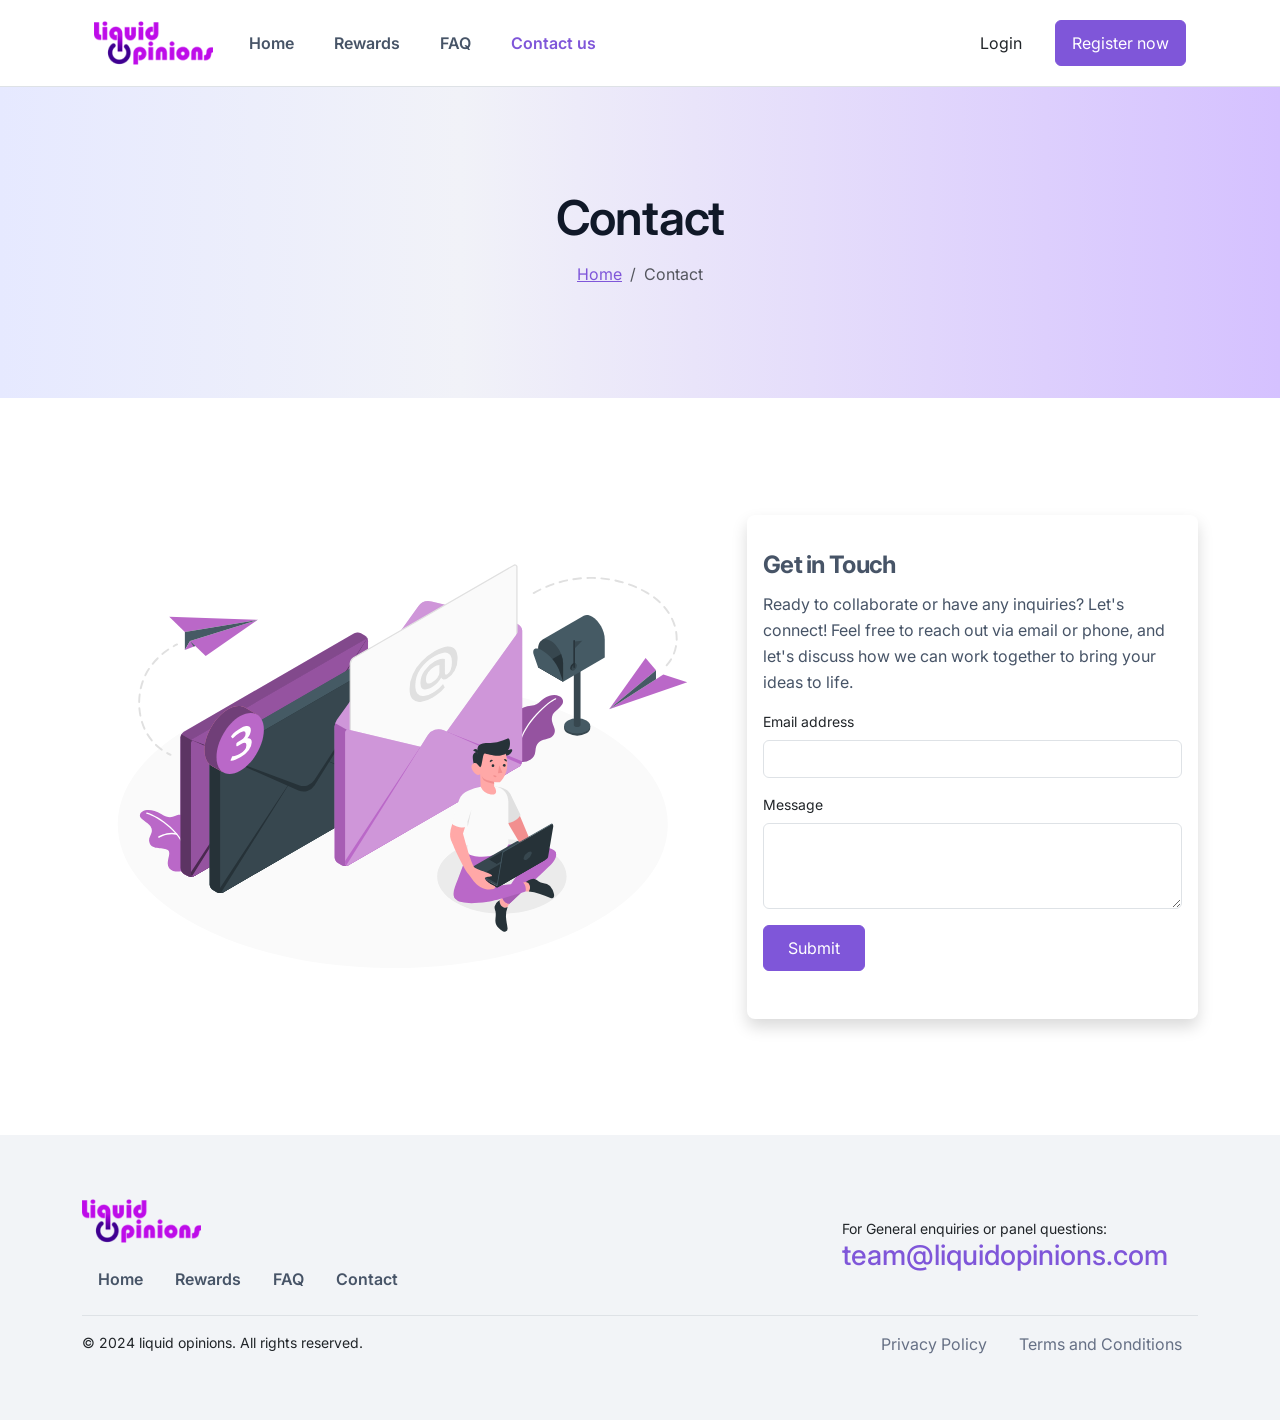
<file: contact.html>
<!DOCTYPE html>
<html lang="en">
<head>
    <meta charset="UTF-8">
    <meta name="viewport" content="width=device-width, initial-scale=1.0">
    <title>Liquid Opinions</title>

    <!--CSS-->
    <link rel="preconnect" href="https://fonts.googleapis.com">
    <link rel="preconnect" href="https://fonts.gstatic.com" crossorigin>
    <link href="https://fonts.googleapis.com/css2?family=Inter:wght@100..900&display=swap" rel="stylesheet">
    

    <link href="https://unpkg.com/aos@2.3.1/dist/aos.css" rel="stylesheet">
    <link rel="stylesheet" href="./assets/css/main.min.css">

</head>
<body>
    <!--Header-->
    <div class="header border-bottom">
        <div class="container">
            <nav class="navbar navbar-expand-lg py-3">
                <div class="container-fluid">
                  <a class="navbar-brand" href="index.html">
                    <img src="./assets/img/logo.png" alt="">
                  </a>
                  <button class="navbar-toggler" type="button" data-bs-toggle="collapse" data-bs-target="#navbarSupportedContent" aria-controls="navbarSupportedContent" aria-expanded="false" aria-label="Toggle navigation">
                    <span class="navbar-toggler-icon"></span>
                  </button>
                  <div class="collapse navbar-collapse" id="navbarSupportedContent">
                    <ul class="navbar-nav me-auto mb-2 mb-lg-0">
                      <li class="nav-item">
                        <a class="nav-link" href="index.html">Home</a>
                      </li>
                      <li class="nav-item">
                        <a class="nav-link" aria-current="page" href="rewards.html">Rewards</a>
                      </li>
                      <li class="nav-item">
                        <a class="nav-link" href="faq.html">FAQ</a>
                      </li>
                      <li class="nav-item">
                        <a class="nav-link active" href="contact.html">Contact us</a>
                      </li>
                    </ul>
                    <div class="d-flex gap-3">
                      <a href="http://portal.liquidopinions.com/login/" class="btn btn-text">Login</a>
                      <a href="http://portal.liquidopinions.com/register/" class="btn btn-primary">Register now</a>
                    </div>
                  </div>
                </div>
              </nav>
        </div>
    </div>
    <!--/Header-->

    <!--Main-->
    <main>
      <!--Page Banner-->
      <div class="page-banner py-5">
        <div class="container">
            <div class="row justify-content-center text-center py-5">
                <div class="col-lg-8">
                    <h1 class="title">Contact</h1>
                    <nav aria-label="breadcrumb">
                        <ol class="breadcrumb justify-content-center">
                          <li class="breadcrumb-item"><a href="index.html">Home</a></li>
                          <li class="breadcrumb-item active" aria-current="page">Contact</li>
                        </ol>
                    </nav>
                </div>
            </div>
        </div>
      </div>
      <!--/Page Banner-->

      <!--Contact-->
      <div class="contact py-5">
        <div class="container">
            <div class="row align-items-center">
                <div class="col-lg-7">
                    <!-- <h2 class="title mb-3">Contact</h2>
                    <p class="description">
                        I have joined liquid opinions as I enjoy doing surveys and at the same time I will have the opportunity to make money from home
                    </p> -->
                    <img  src="./assets/img/contact.svg" alt="">
                </div>
                <div class="col-lg-5">
                    <div class="card shadow border-0 rounded-3 py-3">
                        <div class="card-body">
                            <h3 class="subtitle fw-bold">Get in Touch</h3>
                            <p class="description">
                                Ready to collaborate or have any inquiries? Let's connect! Feel free to reach out via email or phone, and let's discuss how we can work together to bring your ideas to life.
                            </p>
                            <div class="mb-3">
                                <label for="exampleFormControlInput1" class="form-label">Email address</label>
                                <input type="email" class="form-control shadow-none" id="exampleFormControlInput1">
                              </div>
                              <div class="mb-3">
                                <label for="exampleFormControlTextarea1" class="form-label">Message</label>
                                <textarea class="form-control shadow-none" id="exampleFormControlTextarea1" rows="3"></textarea>
                              </div>
                              <div class="mb-3">
                                <button class="btn btn-primary px-4" type="button">Submit</button>
                              </div>
                        </div>
                    </div>
                </div>
            </div>
        </div>
      </div>
      <!--/Contact-->

    </main>
    <!--/Main-->

    <!--Footer-->
    <div class="footer">
      <div class="container">
        <div class="row align-items-center">
          <div class="col-lg-8">
            <img src="./assets/img/logo.png" alt="">
            <ul class="nav mt-3">
              <li class="nav-item">
                <a class="nav-link active" aria-current="page" href="index.html">Home</a>
              </li>
              <li class="nav-item">
                <a class="nav-link" href="rewards.html">Rewards</a>
              </li>
              <li class="nav-item">
                <a class="nav-link" href="faq.html">FAQ</a>
              </li>
              <li class="nav-item">
                <a href="contact.html" class="nav-link">Contact</a>
              </li>
            </ul>
          </div>
          <div class="col-lg-4">
            <div>For General enquiries or panel questions:</div>
            <h3 class="text-primary">team@liquidopinions.com</h3>
          </div>
          <div class="col-lg-12">
            <div class="border-bottom border-light my-3">
          </div>
        </div>
      </div>
      <div class="row footer-bottom">
        <div class="col-lg-6">
          <div>© 2024 liquid opinions. All rights reserved.</div>
        </div>
        <div class="col-lg-6">
          <ul class="nav justify-content-end">
            <li class="nav-item">
              <a href="privacy-policy.html" class="nav-link py-0 active" aria-current="page">Privacy Policy</a>
            </li>
            <li class="nav-item">
              <a href="terms-and-conditions.html" class="nav-link py-0">Terms and Conditions</a>
            </li>
          </ul>
        </div>
      </div>
    </div>
    <!--/Footer-->

    <!--Script-->
    <script src="https://cdn.jsdelivr.net/npm/bootstrap@5.3.3/dist/js/bootstrap.bundle.min.js"
        integrity="sha384-YvpcrYf0tY3lHB60NNkmXc5s9fDVZLESaAA55NDzOxhy9GkcIdslK1eN7N6jIeHz"
        crossorigin="anonymous"></script>

        <script src="https://unpkg.com/aos@2.3.1/dist/aos.js"></script>
    <script>
      AOS.init();
    </script>
</body>
</html>
</file>
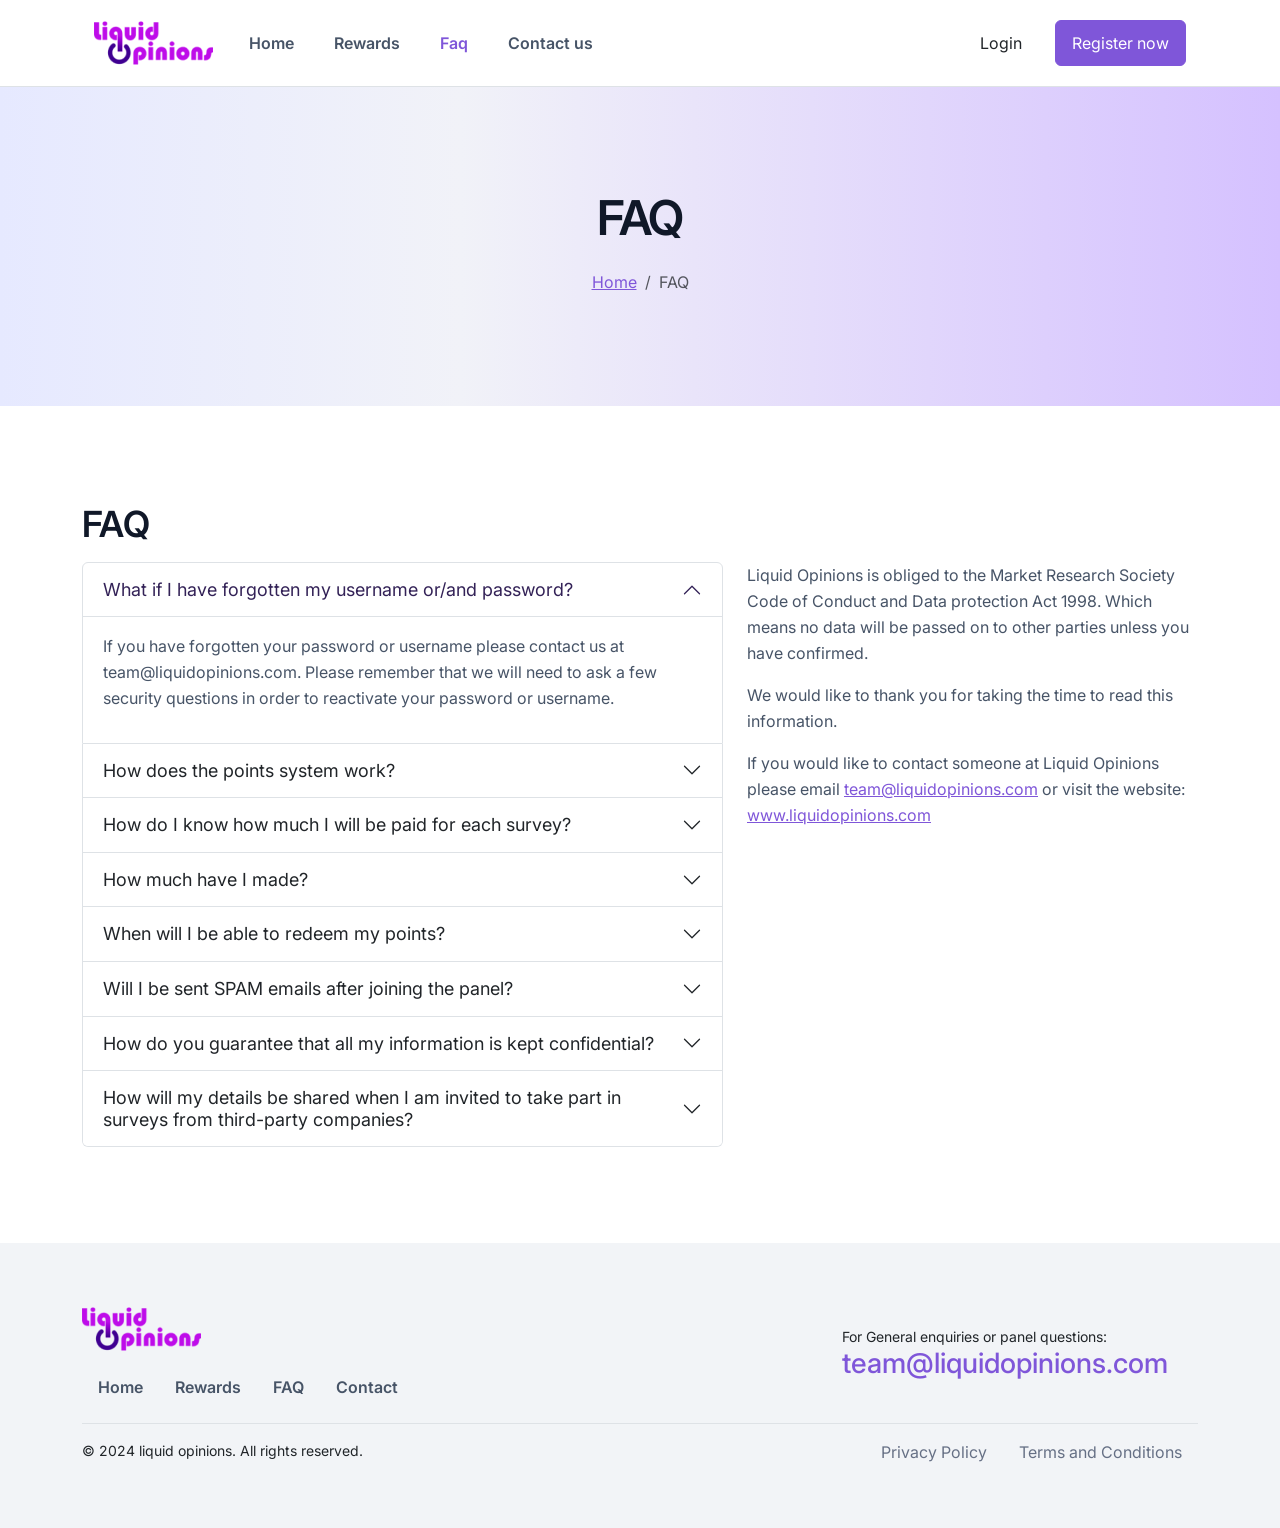
<file: faq.html>
<!DOCTYPE html>
<html lang="en">
<head>
    <meta charset="UTF-8">
    <meta name="viewport" content="width=device-width, initial-scale=1.0">
    <title>Liquid Opinions</title>

    <!--CSS-->
    <link rel="preconnect" href="https://fonts.googleapis.com">
    <link rel="preconnect" href="https://fonts.gstatic.com" crossorigin>
    <link href="https://fonts.googleapis.com/css2?family=Inter:wght@100..900&display=swap" rel="stylesheet">
    

    <link href="https://unpkg.com/aos@2.3.1/dist/aos.css" rel="stylesheet">
    <link rel="stylesheet" href="./assets/css/main.min.css">

</head>
<body>
    <!--Header-->
    <div class="header border-bottom">
        <div class="container">
            <nav class="navbar navbar-expand-lg py-3">
                <div class="container-fluid">
                  <a class="navbar-brand" href="index.html">
                    <img src="./assets/img/logo.png" alt="">
                  </a>
                  <button class="navbar-toggler" type="button" data-bs-toggle="collapse" data-bs-target="#navbarSupportedContent" aria-controls="navbarSupportedContent" aria-expanded="false" aria-label="Toggle navigation">
                    <span class="navbar-toggler-icon"></span>
                  </button>
                  <div class="collapse navbar-collapse" id="navbarSupportedContent">
                    <ul class="navbar-nav me-auto mb-2 mb-lg-0">
                      <li class="nav-item">
                        <a class="nav-link" href="index.html">Home</a>
                      </li>
                      <li class="nav-item">
                        <a class="nav-link" href="rewards.html">Rewards</a>
                      </li>
                      <li class="nav-item">
                        <a class="nav-link active" aria-current="page" href="faq.html">Faq</a>
                      </li>
                      <li class="nav-item">
                        <a class="nav-link" href="contact.html">Contact us</a>
                      </li>
                    </ul>
                    <div class="d-flex gap-3">
                      <a href="http://portal.liquidopinions.com/login/" class="btn btn-text">Login</a>
                      <a href="http://portal.liquidopinions.com/register/" class="btn btn-primary">Register now</a>
                    </div>
                  </div>
                </div>
              </nav>
        </div>
    </div>
    <!--/Header-->

    <!--Main-->
    <main>
      <!--Page Banner-->
      <div class="page-banner py-5">
        <div class="container">
            <div class="row justify-content-center text-center py-5">
                <div class="col-lg-8">
                    <h1 class="title mb-3">FAQ</h1>
                    <nav aria-label="breadcrumb">
                        <ol class="breadcrumb justify-content-center">
                          <li class="breadcrumb-item"><a href="index.html">Home</a></li>
                          <li class="breadcrumb-item active" aria-current="page">FAQ</li>
                        </ol>
                    </nav>
                </div>
            </div>
        </div>
      </div>
      <!--/Page Banner-->

      <!--FAQ-->
      <div class="faq py-5">
        <div class="container">
            <div class="row py-5">
                <div class="col-lg-12">
                    <h2 class="title mb-3">FAQ</h2>
                </div>
                <div class="col-lg-7">
                    <div class="accordion" id="accordionExample">
                        <div class="accordion-item">
                          <h2 class="accordion-header">
                            <button class="accordion-button" type="button" data-bs-toggle="collapse" data-bs-target="#collapseOne" aria-expanded="true" aria-controls="collapseOne">
                                What if I have forgotten my username or/and password?
                            </button>
                          </h2>
                          <div id="collapseOne" class="accordion-collapse collapse show" data-bs-parent="#accordionExample">
                            <div class="accordion-body">
                                <p class="description">
                                    If you have forgotten your password or username please contact us at team@liquidopinions.com. Please remember that we will need to ask a few security questions in order to reactivate your password or username.
                                </p>
                            </div>
                          </div>
                        </div>
                        <div class="accordion-item">
                          <h2 class="accordion-header">
                            <button class="accordion-button collapsed" type="button" data-bs-toggle="collapse" data-bs-target="#collapseTwo" aria-expanded="false" aria-controls="collapseTwo">
                                How does the points system work?
                            </button>
                          </h2>
                          <div id="collapseTwo" class="accordion-collapse collapse" data-bs-parent="#accordionExample">
                            <div class="accordion-body">
                              <p class="description">
                                The points system is very basic and easy to understand. 1 point equals 1 penny, so 50 points will be 50 pence and 300 points will be £3.
                              </p>
                            </div>
                          </div>
                        </div>
                        <div class="accordion-item">
                          <h2 class="accordion-header">
                            <button class="accordion-button collapsed" type="button" data-bs-toggle="collapse" data-bs-target="#collapseThree" aria-expanded="false" aria-controls="collapseThree">
                                How do I know how much I will be paid for each survey?
                            </button>
                          </h2>
                          <div id="collapseThree" class="accordion-collapse collapse" data-bs-parent="#accordionExample">
                            <div class="accordion-body">
                              <p class="description">
                                Each time we send you an email invitation to take part in a survey it will contain details of the points available for completion.
                              </p>
                            </div>
                          </div>
                        </div>
                        <div class="accordion-item">
                          <h2 class="accordion-header">
                            <button class="accordion-button collapsed" type="button" data-bs-toggle="collapse" data-bs-target="#collapseFour" aria-expanded="false" aria-controls="collapseFour">
                                How much have I made?
                            </button>
                          </h2>
                          <div id="collapseFour" class="accordion-collapse collapse" data-bs-parent="#accordionExample">
                            <div class="accordion-body">
                              <p class="description">
                                To see how much money you have earned to-date, please visit our website: www.liquidopinions.com, log-in to your account and view the “earn points” section.
                              </p>
                            </div>
                          </div>
                        </div>
                        <div class="accordion-item">
                          <h2 class="accordion-header">
                            <button class="accordion-button collapsed" type="button" data-bs-toggle="collapse" data-bs-target="#collapseFive" aria-expanded="false" aria-controls="collapseFive">
                                When will I be able to redeem my points?
                            </button>
                          </h2>
                          <div id="collapseFive" class="accordion-collapse collapse" data-bs-parent="#accordionExample">
                            <div class="accordion-body">
                              <p class="description">
                                When you have reached 2000 points, which is equivalent to £20, we make your cash incentive payment via PayPal.
                              </p>
                            </div>
                          </div>
                        </div>
                        <div class="accordion-item">
                          <h2 class="accordion-header">
                            <button class="accordion-button collapsed" type="button" data-bs-toggle="collapse" data-bs-target="#collapseSix" aria-expanded="false" aria-controls="collapseSix">
                                Will I be sent SPAM emails after joining the panel?
                            </button>
                          </h2>
                          <div id="collapseSix" class="accordion-collapse collapse" data-bs-parent="#accordionExample">
                            <div class="accordion-body">
                              <p class="description">
                                You will not receive ANY SPAM as a result of joining our panel. Liquid Opinions is obliged to the Market Research Society Code of Conduct and Data protection Act 1998, which means no data will be passed on to other parties unless you have given permission.
                              </p>
                            </div>
                          </div>
                        </div>
                        <div class="accordion-item">
                          <h2 class="accordion-header">
                            <button class="accordion-button collapsed" type="button" data-bs-toggle="collapse" data-bs-target="#collapseSeven" aria-expanded="false" aria-controls="collapseSeven">
                                How do you guarantee that all my information is kept confidential?
                            </button>
                          </h2>
                          <div id="collapseSeven" class="accordion-collapse collapse" data-bs-parent="#accordionExample">
                            <div class="accordion-body">
                              <p class="description">
                                All personal information you provide to Liquid Opinions is confidential and will not be shared unless it is specifically stated otherwise. Liquid Opinions never links survey answers to individual panel members, so you will remain anonymous unless it is specifically stated otherwise.
                              </p>
                            </div>
                          </div>
                        </div>
                        <div class="accordion-item">
                          <h2 class="accordion-header">
                            <button class="accordion-button collapsed" type="button" data-bs-toggle="collapse" data-bs-target="#collapseEight" aria-expanded="false" aria-controls="collapseEight">
                                How will my details be shared when I am invited to take part in surveys from third-party companies?
                            </button>
                          </h2>
                          <div id="collapseEight" class="accordion-collapse collapse" data-bs-parent="#accordionExample">
                            <div class="accordion-body">
                              <p class="description">
                                You will be notified beforehand if the survey is on behalf of a partner. If you are selected to take part in a survey hosted by a partner then all information you provide will be confidential and you will be anonymous. You will receive any emails/promotion directly from Liquid Opinions. If you do not want your data to be shared, you can choose not to allow the transfer by not using that particular service. Liquid Opinions is obliged to the Market Research Society Code of Conduct and Data protection Act 1998. Which means no data will be passed onto other parties unless you have given permission.
                              </p>
                            </div>
                          </div>
                        </div>
                      </div>
                </div>
                <div class="col-lg-5">
                    <p class="description">
                        Liquid Opinions is obliged to the Market Research Society Code of Conduct and Data protection Act 1998. Which means no data will be passed on to other parties unless you have confirmed.
                    </p>
                    <p class="description">
                        We would like to thank you for taking the time to read this information.
                    </p>
                    <p class="description">
                        If you would like to contact someone at Liquid Opinions please email <a href="#">team@liquidopinions.com</a> or visit the website: <a href="#">www.liquidopinions.com</a>
                    </p>
                </div>
            </div>
        </div>
      </div>
      <!--/FAQ-->

    </main>
    <!--/Main-->

    <!--Footer-->
    <div class="footer">
      <div class="container">
        <div class="row align-items-center">
          <div class="col-lg-8">
            <img src="./assets/img/logo.png" alt="">
            <ul class="nav mt-3">
              <li class="nav-item">
                <a class="nav-link active" aria-current="page" href="index.html">Home</a>
              </li>
              <li class="nav-item">
                <a class="nav-link" href="rewards.html">Rewards</a>
              </li>
              <li class="nav-item">
                <a class="nav-link" href="faq.html">FAQ</a>
              </li>
              <li class="nav-item">
                <a href="contact.html" class="nav-link">Contact</a>
              </li>
            </ul>
          </div>
          <div class="col-lg-4">
            <div>For General enquiries or panel questions:</div>
            <h3 class="text-primary">team@liquidopinions.com</h3>
          </div>
          <div class="col-lg-12">
            <div class="border-bottom border-light my-3">
          </div>
        </div>
      </div>
      <div class="row footer-bottom">
        <div class="col-lg-6">
          <div>© 2024 liquid opinions. All rights reserved.</div>
        </div>
        <div class="col-lg-6">
          <ul class="nav justify-content-end">
            <li class="nav-item">
              <a href="privacy-policy.html" class="nav-link py-0 active" aria-current="page">Privacy Policy</a>
            </li>
            <li class="nav-item">
              <a href="terms-and-conditions.html" class="nav-link py-0">Terms and Conditions</a>
            </li>
          </ul>
        </div>
      </div>
    </div>
    <!--/Footer-->

    <!--Script-->
    <script src="https://cdn.jsdelivr.net/npm/bootstrap@5.3.3/dist/js/bootstrap.bundle.min.js"
        integrity="sha384-YvpcrYf0tY3lHB60NNkmXc5s9fDVZLESaAA55NDzOxhy9GkcIdslK1eN7N6jIeHz"
        crossorigin="anonymous"></script>

        <script src="https://unpkg.com/aos@2.3.1/dist/aos.js"></script>
    <script>
      AOS.init();
    </script>
</body>
</html>
</file>
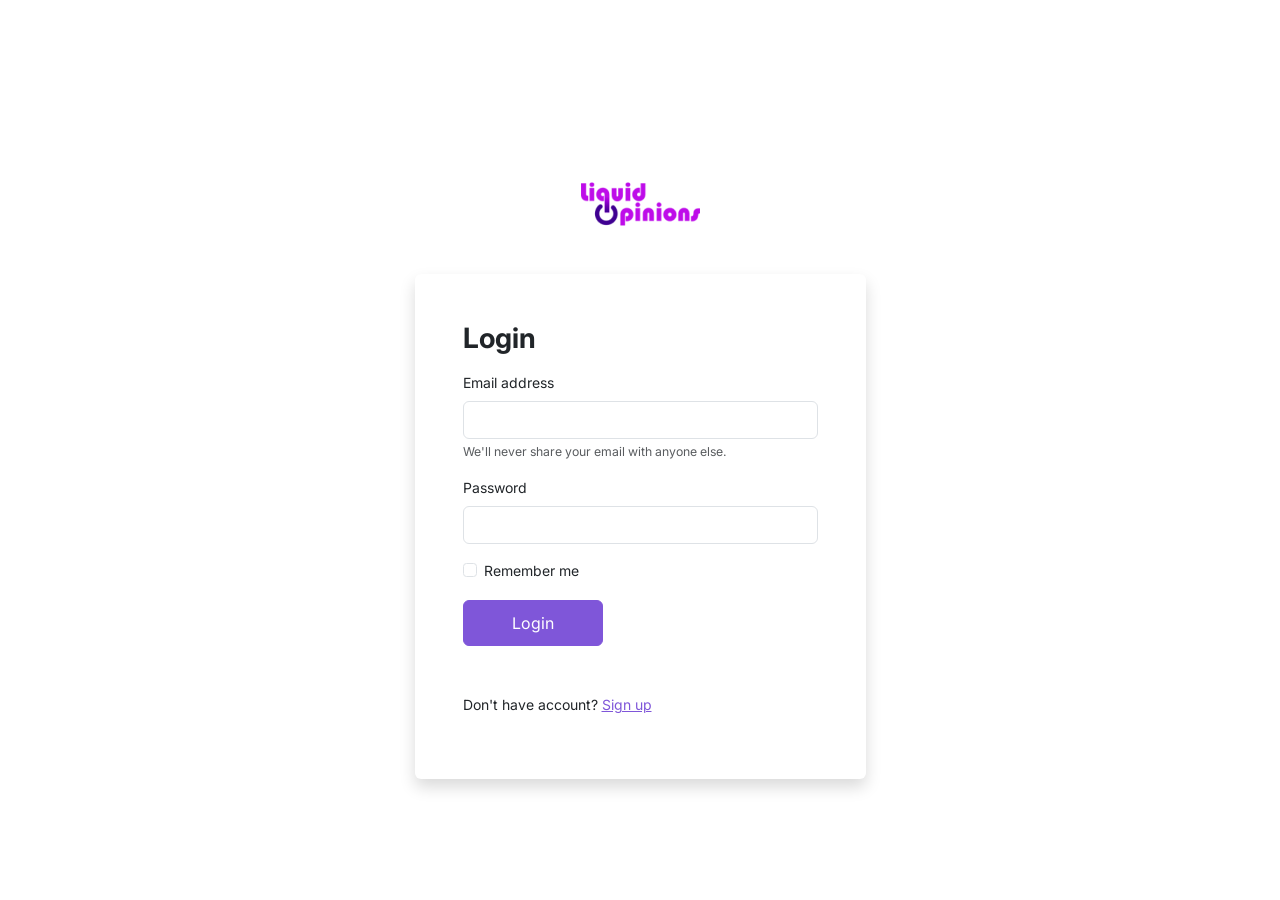
<file: login.html>
<!DOCTYPE html>
<html lang="en">
<head>
    <meta charset="UTF-8">
    <meta name="viewport" content="width=device-width, initial-scale=1.0">
    <title>Liquid Opinions</title>

    <!--CSS-->
    <link rel="preconnect" href="https://fonts.googleapis.com">
    <link rel="preconnect" href="https://fonts.gstatic.com" crossorigin>
    <link href="https://fonts.googleapis.com/css2?family=Inter:wght@100..900&display=swap" rel="stylesheet">
    

    <link href="https://unpkg.com/aos@2.3.1/dist/aos.css" rel="stylesheet">
    <link rel="stylesheet" href="./assets/css/main.min.css">

</head>
<body>

    <!--Main-->
    <main>
      <!--Login-->
      <div class="login py-5">
        <div class="container">
            <div class="row justify-content-center">
                <div class="col-lg-5">
                    <div class="py-5 text-center">
                        <img src="./assets/img/logo.png" alt="">
                    </div>
                    <div class="card border-0 shadow">
                        <div class="card-body p-5">
                            <form>
                                <div class="mb-3">
                                  <h3 class="fw-bold">Login</h3>
                                </div>
                                <div class="mb-3">
                                  <label for="exampleInputEmail1" class="form-label">Email address</label>
                                  <input type="email" class="form-control" id="exampleInputEmail1" aria-describedby="emailHelp">
                                  <div id="emailHelp" class="form-text">We'll never share your email with anyone else.</div>
                                </div>
                                <div class="mb-3">
                                  <label for="exampleInputPassword1" class="form-label">Password</label>
                                  <input type="password" class="form-control" id="exampleInputPassword1">
                                </div>
                                <div class="mb-3 form-check">
                                  <input type="checkbox" class="form-check-input" id="exampleCheck1">
                                  <label class="form-check-label" for="exampleCheck1">Remember me</label>
                                </div>
                                <button type="submit" class="btn btn-primary px-5">Login</button>
                                <div class="mt-5">
                                    <p>Don't have account? <a href="registration.html">Sign up</a></p>
                                </div>
                              </form>
                        </div>
                    </div>
                </div>
            </div>
        </div>
        </div>
    <!--/Login-->
    </main>
    <!--/Main-->


    <!--Script-->
    <script src="https://cdn.jsdelivr.net/npm/bootstrap@5.3.3/dist/js/bootstrap.bundle.min.js"
        integrity="sha384-YvpcrYf0tY3lHB60NNkmXc5s9fDVZLESaAA55NDzOxhy9GkcIdslK1eN7N6jIeHz"
        crossorigin="anonymous"></script>

        <script src="https://unpkg.com/aos@2.3.1/dist/aos.js"></script>
    <script>
      AOS.init();
    </script>
</body>
</html>
</file>
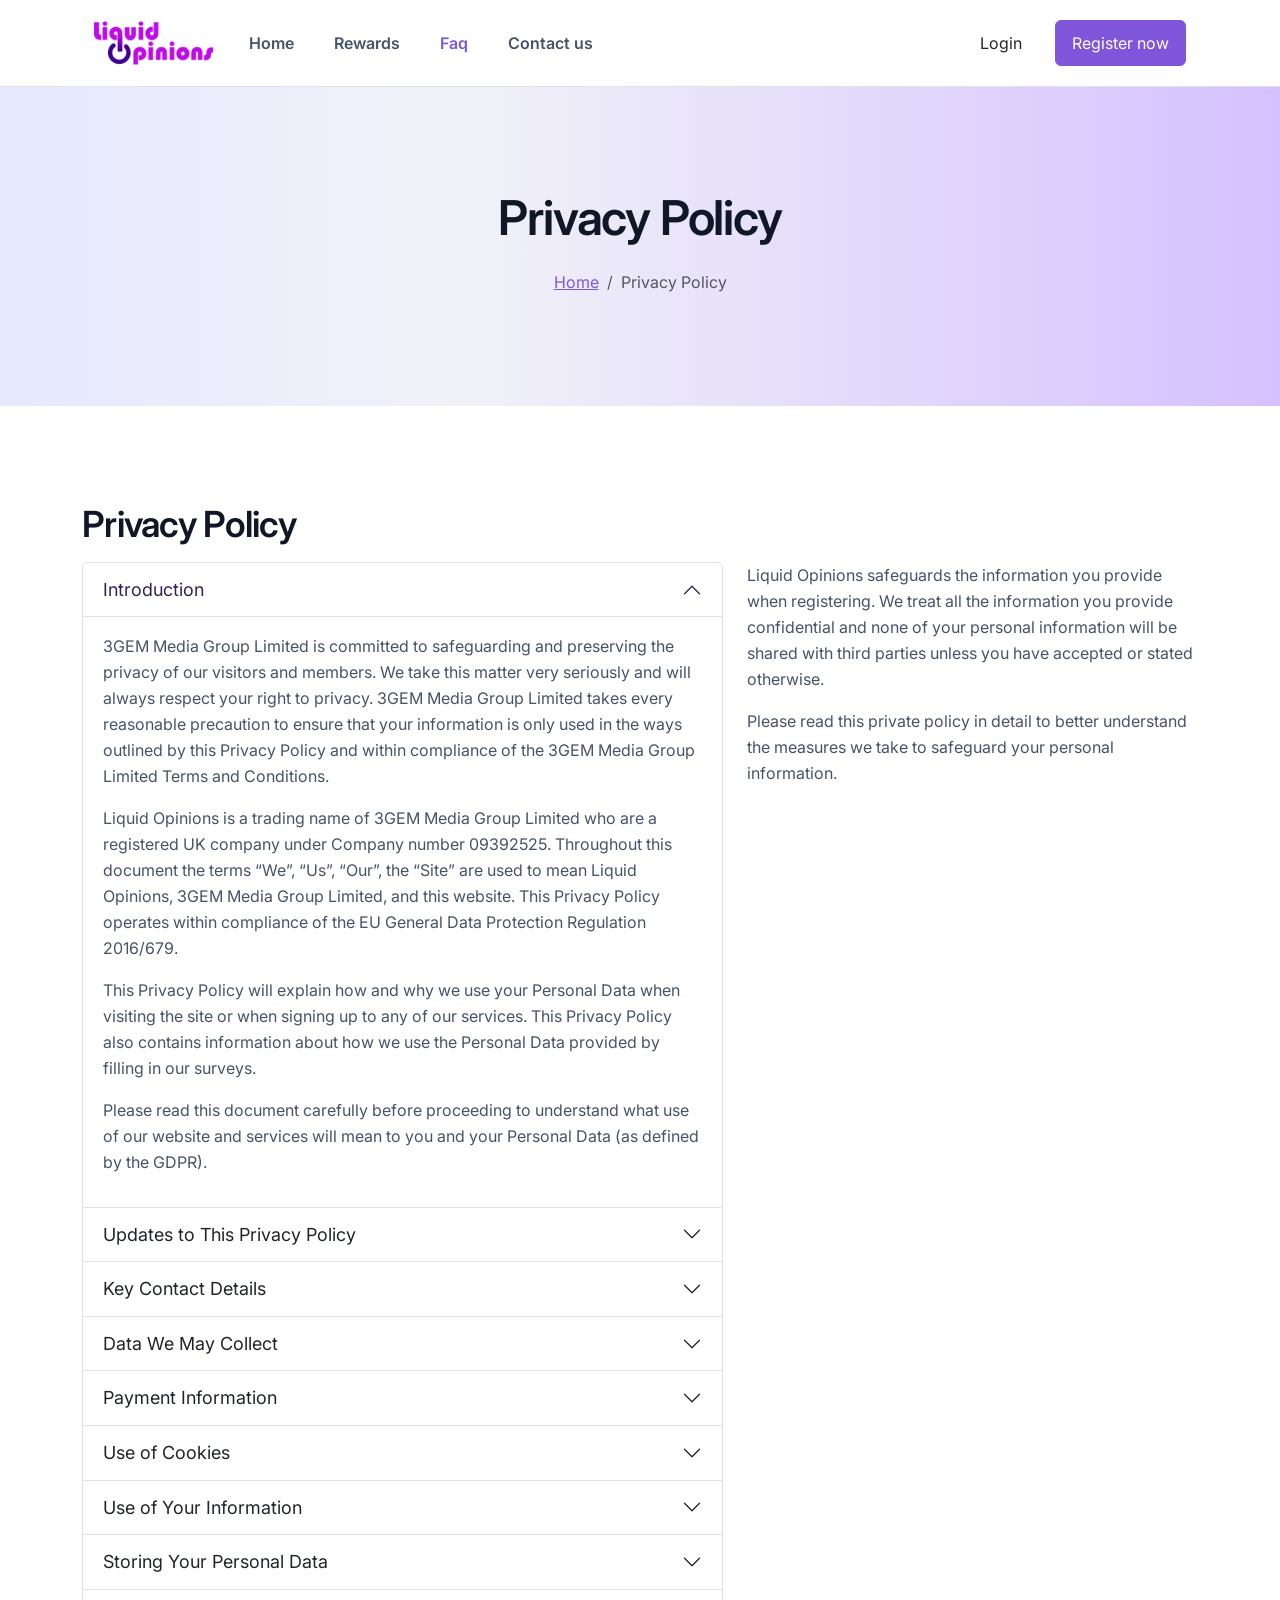
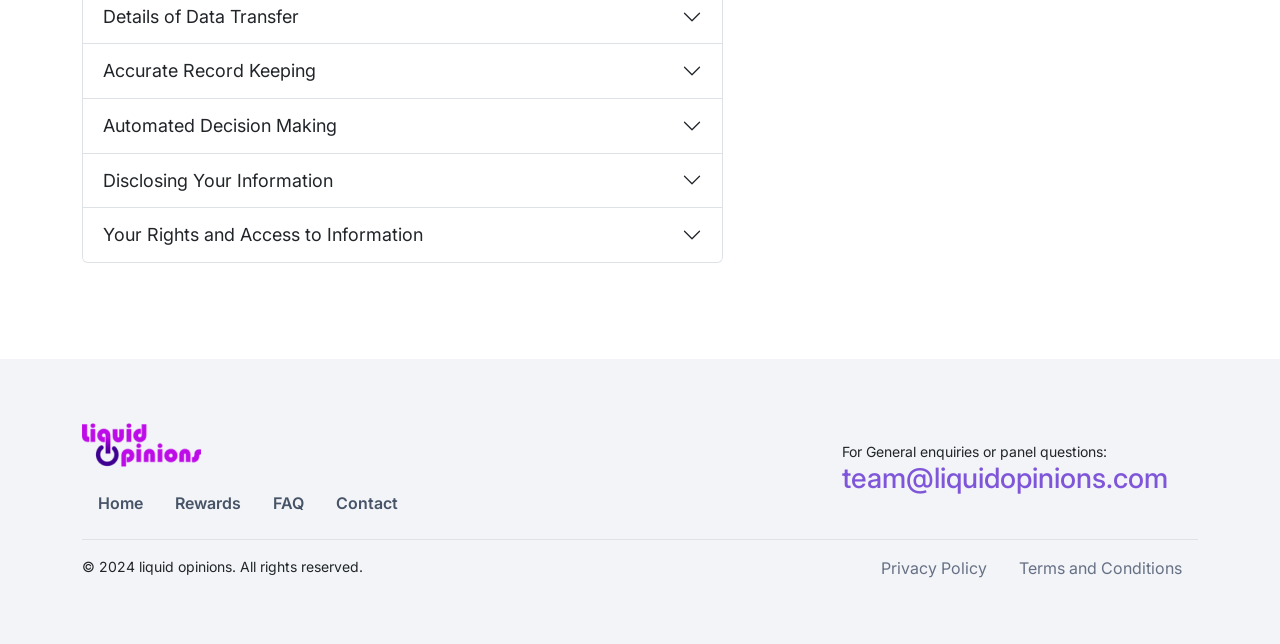
<file: privacy-policy.html>
<!DOCTYPE html>
<html lang="en">
<head>
    <meta charset="UTF-8">
    <meta name="viewport" content="width=device-width, initial-scale=1.0">
    <title>Liquid Opinions</title>

    <!--CSS-->
    <link rel="preconnect" href="https://fonts.googleapis.com">
    <link rel="preconnect" href="https://fonts.gstatic.com" crossorigin>
    <link href="https://fonts.googleapis.com/css2?family=Inter:wght@100..900&display=swap" rel="stylesheet">
    

    <link href="https://unpkg.com/aos@2.3.1/dist/aos.css" rel="stylesheet">
    <link rel="stylesheet" href="./assets/css/main.min.css">

</head>
<body>
    <!--Header-->
    <div class="header border-bottom">
        <div class="container">
            <nav class="navbar navbar-expand-lg py-3">
                <div class="container-fluid">
                  <a class="navbar-brand" href="index.html">
                    <img src="./assets/img/logo.png" alt="">
                  </a>
                  <button class="navbar-toggler" type="button" data-bs-toggle="collapse" data-bs-target="#navbarSupportedContent" aria-controls="navbarSupportedContent" aria-expanded="false" aria-label="Toggle navigation">
                    <span class="navbar-toggler-icon"></span>
                  </button>
                  <div class="collapse navbar-collapse" id="navbarSupportedContent">
                    <ul class="navbar-nav me-auto mb-2 mb-lg-0">
                      <li class="nav-item">
                        <a class="nav-link" href="index.html">Home</a>
                      </li>
                      <li class="nav-item">
                        <a class="nav-link" href="rewards.html">Rewards</a>
                      </li>
                      <li class="nav-item">
                        <a class="nav-link active" aria-current="page" href="faq.html">Faq</a>
                      </li>
                      <li class="nav-item">
                        <a class="nav-link" href="contact.html">Contact us</a>
                      </li>
                    </ul>
                    <div class="d-flex gap-3">
                      <a href="http://portal.liquidopinions.com/login/" class="btn btn-text">Login</a>
                      <a href="http://portal.liquidopinions.com/register/" class="btn btn-primary">Register now</a>
                    </div>
                  </div>
                </div>
              </nav>
        </div>
    </div>
    <!--/Header-->

    <!--Main-->
    <main>
      <!--Page Banner-->
      <div class="page-banner py-5">
        <div class="container">
            <div class="row justify-content-center text-center py-5">
                <div class="col-lg-8">
                    <h1 class="title mb-3">Privacy Policy</h1>
                    <nav aria-label="breadcrumb">
                        <ol class="breadcrumb justify-content-center">
                          <li class="breadcrumb-item"><a href="index.html">Home</a></li>
                          <li class="breadcrumb-item active" aria-current="page">Privacy Policy</li>
                        </ol>
                    </nav>
                </div>
            </div>
        </div>
      </div>
      <!--/Page Banner-->

      <!--FAQ-->
      <div class="faq py-5">
        <div class="container">
            <div class="row py-5">
                <div class="col-lg-12">
                    <h2 class="title mb-3">Privacy Policy</h2>
                </div>
                <div class="col-lg-7">
                    <div class="accordion" id="accordionExample">
                        <div class="accordion-item">
                          <h2 class="accordion-header">
                            <button class="accordion-button" type="button" data-bs-toggle="collapse" data-bs-target="#collapseOne" aria-expanded="true" aria-controls="collapseOne">
                              Introduction
                            </button>
                          </h2>
                          <div id="collapseOne" class="accordion-collapse collapse show" data-bs-parent="#accordionExample">
                            <div class="accordion-body">
                                <p class="description">
                                  3GEM Media Group Limited is committed to safeguarding and preserving the privacy of our visitors and members. We take this matter very seriously and will always respect your right to privacy. 3GEM Media Group Limited takes every reasonable precaution to ensure that your information is only used in the ways outlined by this Privacy Policy and within compliance of the 3GEM Media Group Limited Terms and Conditions.
                                </p>
                                <p class="description">
                                  Liquid Opinions is a trading name of 3GEM Media Group Limited who are a registered UK company under Company number 09392525. Throughout this document the terms “We”, “Us”, “Our”, the “Site” are used to mean Liquid Opinions, 3GEM Media Group Limited, and this website. This Privacy Policy operates within compliance of the EU General Data Protection Regulation 2016/679.
                                </p>
                                <p class="description">
                                  This Privacy Policy will explain how and why we use your Personal Data when visiting the site or when signing up to any of our services. This Privacy Policy also contains information about how we use the Personal Data provided by filling in our surveys.
                                </p>
                                <p class="description">
                                  Please read this document carefully before proceeding to understand what use of our website and services will mean to you and your Personal Data (as defined by the GDPR).
                                </p>
                            </div>
                          </div>
                        </div>
                        <div class="accordion-item">
                          <h2 class="accordion-header">
                            <button class="accordion-button collapsed" type="button" data-bs-toggle="collapse" data-bs-target="#collapseTwo" aria-expanded="false" aria-controls="collapseTwo">
                              Updates to This Privacy Policy
                            </button>
                          </h2>
                          <div id="collapseTwo" class="accordion-collapse collapse" data-bs-parent="#accordionExample">
                            <div class="accordion-body">
                              <p class="description">
                                From time to time we may need to update this Privacy Policy because of changes in regulation/legislation/law, changes in how our services operate, or changes to our company structure etc.
                                </p>
                                <p class="description">
                                In the event that this Privacy Policy is updated we will do our best to notify all users immediately, this includes having a notification on our website home page or sending you an email informing you that the policy has updated. When there is a change in our Privacy Policy you may be required to agree to the new policy before been able to continue using our services.
                              </p>
                            </div>
                          </div>
                        </div>
                        <div class="accordion-item">
                          <h2 class="accordion-header">
                            <button class="accordion-button collapsed" type="button" data-bs-toggle="collapse" data-bs-target="#collapseThree" aria-expanded="false" aria-controls="collapseThree">
                              Key Contact Details
                            </button>
                          </h2>
                          <div id="collapseThree" class="accordion-collapse collapse" data-bs-parent="#accordionExample">
                            <div class="accordion-body">
                              <p class="description">
                                Should you have any questions regarding your privacy or on the content of this Privacy Policy then you will be able to contact our Data Protection Officer (DPO) via dpo@3gem.com
                              </p>
                              <p class="description">
                                Should you have any questions relating to consent of your data, things like opting out of email notifications or updating your email address, they can be handled directly by either unsubscribing from our emails using the option at the bottom of the emails we have sent you or by email. You can email dpo@3gem.com however please note it can take us a few days to process your request via email.
                              </p>
                              <p class="description">
                                If you wish to contact us about anything other than the topics covered in this Privacy Policy you can do so by any of the available contact details on our website https://www.liquidopinions.com/
                              </p>
                            </div>
                          </div>
                        </div>
                        <div class="accordion-item">
                          <h2 class="accordion-header">
                            <button class="accordion-button collapsed" type="button" data-bs-toggle="collapse" data-bs-target="#collapseFour" aria-expanded="false" aria-controls="collapseFour">
                              Data We May Collect
                            </button>
                          </h2>
                          <div id="collapseFour" class="accordion-collapse collapse" data-bs-parent="#accordionExample">
                            <div class="accordion-body">
                              <p class="description">In running and maintain the site we may collect certain information about you such as; your IP address, web logs, Cookie data, browser signature, performance and monitoring data, traffic data, locational data, and other information passed via HTTP automatically by your browser.</p>
                              <p class="description">By submitting a contact form on the website or by signing up to our services we may collect certain information about you such as; your full name, your email address, your phone number, gender, marital status and additional information you voluntarily disclose to us.</p>
                              <p class="description">Some of this data can be considered as Personal Data such as your name, IP address, email etc. With any and all Personal Data this information will be stored securely and only kept when necessary such as to provide a surveys suited to you. The Personal Data we collect will be held with us for as long as you use our services. Once annually all data that is not in use will be deleted from our systems along with all backups or archives unless we are required to keep it in accordance with any other applicable UK laws such as for tax or accounting reasons. We can also delete your data open request by contacting the DPO.</p>
                              <p class="description">When you use our services we may also pass your details to the company that you are performing the survey for. This is completely optional and you will have to manually consent to this for each survey it applies to. They will use your information for conducting further market research and no other purpose. They will also delete all of your stored contact details as soon as the market research is completed.</p>
                            </div>
                          </div>
                        </div>
                        <div class="accordion-item">
                          <h2 class="accordion-header">
                            <button class="accordion-button collapsed" type="button" data-bs-toggle="collapse" data-bs-target="#collapseFive" aria-expanded="false" aria-controls="collapseFive">
                              Payment Information
                            </button>
                          </h2>
                          <div id="collapseFive" class="accordion-collapse collapse" data-bs-parent="#accordionExample">
                            <div class="accordion-body">
                              <p class="description">
                                As a part of signing up to our service you receive points for completing surveys. These points can be exchanged for a cash payment via PayPal, to make payment to you we only store your email address as part of the payment process and the amount sent for your account records. Any other payment information detailed will be information automatically stored by PayPal on PayPal servers under their control. Further information on this can be found on PayPal’s website.
                              </p>
                            </div>
                          </div>
                        </div>
                        <div class="accordion-item">
                          <h2 class="accordion-header">
                            <button class="accordion-button collapsed" type="button" data-bs-toggle="collapse" data-bs-target="#collapseSix" aria-expanded="false" aria-controls="collapseSix">
                              Use of Cookies
                            </button>
                          </h2>
                          <div id="collapseSix" class="accordion-collapse collapse" data-bs-parent="#accordionExample">
                            <div class="accordion-body">
                              <p class="description">
                                For information on how we use Cookies please read our Cookie Policy https://liquidopinions.com/cookies.html Agreement to this policy also means agreeing to our Cookie Policy.
                              </p>
                            </div>
                          </div>
                        </div>
                        <div class="accordion-item">
                          <h2 class="accordion-header">
                            <button class="accordion-button collapsed" type="button" data-bs-toggle="collapse" data-bs-target="#collapseSeven" aria-expanded="false" aria-controls="collapseSeven">
                              Use of Your Information
                            </button>
                          </h2>
                          <div id="collapseSeven" class="accordion-collapse collapse" data-bs-parent="#accordionExample">
                            <div class="accordion-body">
                              <p class="description">
                                3GEM Media Group Limited use the information that we collect from you to match you with the right surveys. In addition to this we may use the information for one or more of the following purposes:
                              </p>
                              <p class="description">
                                a. To provide information to you that you request from us relating to our products or services.
                                <br>
                                b. To inform you of any changes to our website, services or goods & products.
                                <br>
                                c. If you have previously used our services we may provide to you details of similar services, or other services that you may be interested in.
                                <br>
                                d. Creating aggregated reports against survey answers provided.
                              </p>
                              <p class="description">We will never pass or sell your information to any third parties for marketing purposes under any circumstances, we believe heavily in the integrity of our clients and only believe you should be contacted with relevant information.</p>
                              <p class="description">We may pass your information to third parties for providing the services detailed within this Privacy Policy, including things like storing your data and helping us manage your account. This is purely for the purpose of safely and securely storing your data and will only be with companies that can be confirmed to fully comply with the GDPR.</p>
                              <p class="description">As mentioned in section 4, where you have manually consented to it your details may be passed to the company we are performing market research on the behalf of to allow them to conduct further market research. If they are passed your data, it will only be for the purpose of performing market research matching to the reason for the original survey you completed with us and your contact details will be immediately deleted by them once their market research has been completed. We enforce this heavily with our partners.</p>
                            </div>
                          </div>
                        </div>
                        <div class="accordion-item">
                          <h2 class="accordion-header">
                            <button class="accordion-button collapsed" type="button" data-bs-toggle="collapse" data-bs-target="#collapseEight" aria-expanded="false" aria-controls="collapseEight">
                              Storing Your Personal Data
                            </button>
                          </h2>
                          <div id="collapseEight" class="accordion-collapse collapse" data-bs-parent="#accordionExample">
                            <div class="accordion-body">
                              <p class="description">In operating our website, it may become necessary to transfer data that we collect from you to locations outside of the European Union for processing and storing. By providing your personal data to us, you agree to this transfer, storing or processing. We do our upmost to ensure that all reasonable steps are taken to make sure that your data is treated stored securely.</p>
                              <p class="description">Unfortunately, the sending of information via the internet is not totally secure and on occasion such information can be intercepted. We cannot guarantee the security of data that you choose to send us electronically, however we take every reasonable step possible to ensure your data is safe. Be aware that sending such information is entirely at your own risk.</p>
                              <p class="description">Your data can be stored in multiple ways, we store your data on our website to allow you to use and access your account and our services. We also store your data on an online secure cloud backup and a local backup to help re-establish all of our user accounts should we ever access a loss of data or data breach to recover any lost or potentially infected data.</p>
                              <p class="description">We will only ever store data that is a maximum of 12 months old to help maintain accurate record keeping, when data has not been used for a 12-month period it will be deleted or archived from our active records as we believe after this time data will no longer be relevant or required in providing our services. Your data will be archived in circumstances where it is required to be retained under any other EU laws, when this does not apply the data will be deleted.</p>
                            </div>
                          </div>
                        </div>
                        <div class="accordion-item">
                          <h2 class="accordion-header">
                            <button class="accordion-button collapsed" type="button" data-bs-toggle="collapse" data-bs-target="#collapseNine" aria-expanded="false" aria-controls="collapseNine">
                              Details of Data Transfer
                            </button>
                          </h2>
                          <div id="collapseNine" class="accordion-collapse collapse" data-bs-parent="#accordionExample">
                            <div class="accordion-body">
                              <p class="description">Your data will only ever be transferred via secure methods to ensure that your data is as safe as possible and never knowingly or negligently passed to any unwarranted third parties.</p>
                              <p class="description">Your data will never be willingly passed to any individual/organisations/companies that do not comply with the GDPR in full even if they operate outside of European Economic Area.</p>
                            </div>
                          </div>
                        </div>
                        <div class="accordion-item">
                          <h2 class="accordion-header">
                            <button class="accordion-button collapsed" type="button" data-bs-toggle="collapse" data-bs-target="#collapseTen" aria-expanded="false" aria-controls="collapseTen">
                              Accurate Record Keeping
                            </button>
                          </h2>
                          <div id="collapseTen" class="accordion-collapse collapse" data-bs-parent="#accordionExample">
                            <div class="accordion-body">
                              <p class="description">We try our hardest to only keep accurate records of any Personal Data we store, if you ever need to update any of your information we hold this can be done by contacting our DPO.</p>
                              <p class="description">Any data we hold that has not been accessed within the previous 12 months will be automatically archived or deleted as noted in section 9 above.</p>
                            </div>
                          </div>
                        </div>
                        <div class="accordion-item">
                          <h2 class="accordion-header">
                            <button class="accordion-button collapsed" type="button" data-bs-toggle="collapse" data-bs-target="#collapseEleven" aria-expanded="false" aria-controls="collapseEleven">
                              Automated Decision Making
                            </button>
                          </h2>
                          <div id="collapseEleven" class="accordion-collapse collapse" data-bs-parent="#accordionExample">
                            <div class="accordion-body">
                              <p class="description">3GEM Media Group Limited does not use any form of automated decision making with any data we hold or process.</p>
                            </div>
                          </div>
                        </div>
                        <div class="accordion-item">
                          <h2 class="accordion-header">
                            <button class="accordion-button collapsed" type="button" data-bs-toggle="collapse" data-bs-target="#collapseTwelve" aria-expanded="false" aria-controls="collapseTwelve">
                              Disclosing Your Information
                            </button>
                          </h2>
                          <div id="collapseTwelve" class="accordion-collapse collapse" data-bs-parent="#accordionExample">
                            <div class="accordion-body">
                              <p class="description">We will not disclose your personal information to any other party other than in accordance with this Privacy Policy and in the circumstances detailed below:</p>
                              <p class="description">
                                a. In the event that we sell any or all of our business to the buyer where the data held will be considered as one of our assets.
                                <br>
                                b. Where we are legally required by law to disclose your personal information.
                                <br>
                                c. To further fraud protection and reduce the risk of fraud.
                                <br>
                                d. Section 4 & 7 of this policy.
                              </p>
                            </div>
                          </div>
                        </div>
                        <div class="accordion-item">
                          <h2 class="accordion-header">
                            <button class="accordion-button collapsed" type="button" data-bs-toggle="collapse" data-bs-target="#collapseThirteen" aria-expanded="false" aria-controls="collapseThirteen">
                              Your Rights and Access to Information
                            </button>
                          </h2>
                          <div id="collapseThirteen" class="accordion-collapse collapse" data-bs-parent="#accordionExample">
                            <div class="accordion-body">
                              <p class="description">You have the right to access any information that we hold relating to you. There is no charge for using this service and it can be submitted via email or telephone to the contact details noted on our website.</p>
                              <p class="description">You also have the right to withdraw your consent or to submit a complaint about how we have handled your data.</p>
                              <p class="description">To withdraw your consent, you can do so via disabling/deleting your account by contacting dpo@3gem.com as without consent to this Privacy Policy we will be unable to provide you with our services. You can also do so by contacting the email account of our DPO detailed throughout this policy.</p>
                              <p class="description">If you believe we have mishandled your data and would like to complain you can do so by contacting our DPO via email, dpo@3gem.com, they will review your claim and provide you will all the information required. They will respond to your complaint within 2 business days.</p>
                              <p class="description">If you do not want to complain to us or at any point during your complaint with us are unsatisfied with the answers provided you can complain directly to the ICO. This can be done by contacting them via their website https://ico.org.uk/concerns/</p>
                            </div>
                          </div>
                        </div>
                      </div>
                </div>
                <div class="col-lg-5">
                    <p class="description">
                      Liquid Opinions safeguards the information you provide when registering. We treat all the information you provide confidential and none of your personal information will be shared with third parties unless you have accepted or stated otherwise.
                    </p>
                    <p class="description">
                      Please read this private policy in detail to better understand the measures we take to safeguard your personal information.
                    </p>
                </div>
            </div>
        </div>
      </div>
      <!--/FAQ-->

    </main>
    <!--/Main-->

    <!--Footer-->
    <div class="footer">
      <div class="container">
        <div class="row align-items-center">
          <div class="col-lg-8">
            <img src="./assets/img/logo.png" alt="">
            <ul class="nav mt-3">
              <li class="nav-item">
                <a class="nav-link active" aria-current="page" href="index.html">Home</a>
              </li>
              <li class="nav-item">
                <a class="nav-link" href="rewards.html">Rewards</a>
              </li>
              <li class="nav-item">
                <a class="nav-link" href="faq.html">FAQ</a>
              </li>
              <li class="nav-item">
                <a href="contact.html" class="nav-link">Contact</a>
              </li>
            </ul>
          </div>
          <div class="col-lg-4">
            <div>For General enquiries or panel questions:</div>
            <h3 class="text-primary">team@liquidopinions.com</h3>
          </div>
          <div class="col-lg-12">
            <div class="border-bottom border-light my-3">
          </div>
        </div>
      </div>
      <div class="row footer-bottom">
        <div class="col-lg-6">
          <div>© 2024 liquid opinions. All rights reserved.</div>
        </div>
        <div class="col-lg-6">
            <ul class="nav justify-content-end">
                <li class="nav-item">
                  <a href="privacy-policy.html" class="nav-link py-0 active" aria-current="page">Privacy Policy</a>
                </li>
                <li class="nav-item">
                  <a href="terms-and-conditions.html" class="nav-link py-0">Terms and Conditions</a>
                </li>
              </ul>
        </div>
      </div>
    </div>
    <!--/Footer-->

    <!--Script-->
    <script src="https://cdn.jsdelivr.net/npm/bootstrap@5.3.3/dist/js/bootstrap.bundle.min.js"
        integrity="sha384-YvpcrYf0tY3lHB60NNkmXc5s9fDVZLESaAA55NDzOxhy9GkcIdslK1eN7N6jIeHz"
        crossorigin="anonymous"></script>

        <script src="https://unpkg.com/aos@2.3.1/dist/aos.js"></script>
    <script>
      AOS.init();
    </script>
</body>
</html>
</file>
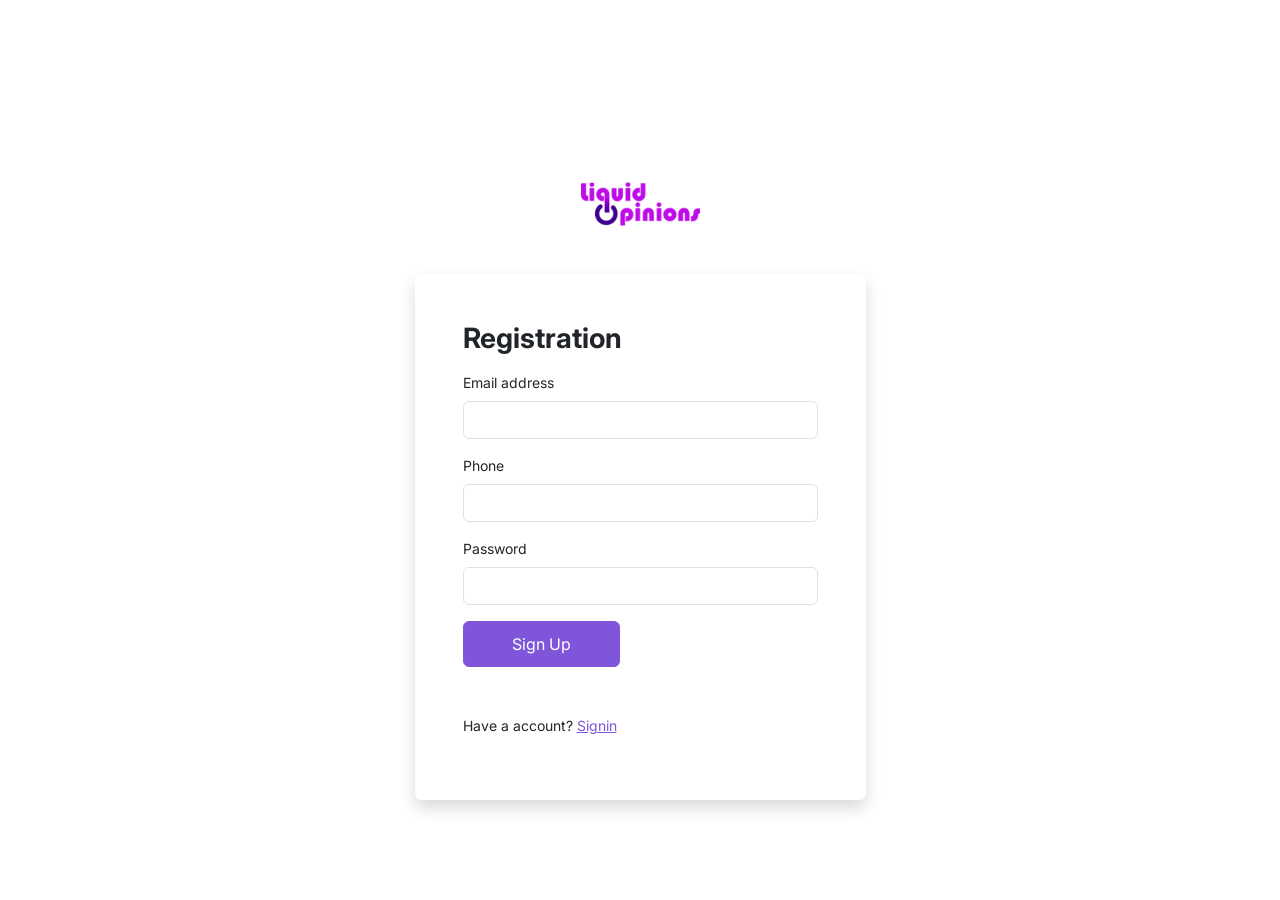
<file: registration.html>
<!DOCTYPE html>
<html lang="en">
<head>
    <meta charset="UTF-8">
    <meta name="viewport" content="width=device-width, initial-scale=1.0">
    <title>Liquid Opinions</title>

    <!--CSS-->
    <link rel="preconnect" href="https://fonts.googleapis.com">
    <link rel="preconnect" href="https://fonts.gstatic.com" crossorigin>
    <link href="https://fonts.googleapis.com/css2?family=Inter:wght@100..900&display=swap" rel="stylesheet">
    

    <link href="https://unpkg.com/aos@2.3.1/dist/aos.css" rel="stylesheet">
    <link rel="stylesheet" href="./assets/css/main.min.css">

</head>
<body>

    <!--Main-->
    <main>
      <!--Login-->
      <div class="login py-5">
        <div class="container">
            <div class="row justify-content-center">
                <div class="col-lg-5">
                    <div class="py-5 text-center">
                        <img src="./assets/img/logo.png" alt="">
                    </div>
                    <div class="card border-0 shadow">
                        <div class="card-body p-5">
                            <form>
                                <div class="mb-3">
                                  <h3 class="fw-bold">Registration</h3>
                                </div>
                                <div class="mb-3">
                                  <label for="exampleInputEmail1" class="form-label">Email address</label>
                                  <input type="email" class="form-control" id="exampleInputEmail1" aria-describedby="emailHelp">
                                </div>
                                <div class="mb-3">
                                  <label for="exampleInputPhone1" class="form-label">Phone </label>
                                  <input type="text" class="form-control" id="exampleInputPhone1" aria-describedby="PhoneHelp">
                                </div>
                                <div class="mb-3">
                                  <label for="exampleInputPassword1" class="form-label">Password</label>
                                  <input type="password" class="form-control" id="exampleInputPassword1">
                                </div>
                                <button type="submit" class="btn btn-primary px-5">Sign Up</button>
                                <div class="mt-5">
                                    <p>Have a account? <a href="login.html">Signin</a></p>
                                </div>
                              </form>
                        </div>
                    </div>
                </div>
            </div>
        </div>
        </div>
    <!--/Login-->
    </main>
    <!--/Main-->


    <!--Script-->
    <script src="https://cdn.jsdelivr.net/npm/bootstrap@5.3.3/dist/js/bootstrap.bundle.min.js"
        integrity="sha384-YvpcrYf0tY3lHB60NNkmXc5s9fDVZLESaAA55NDzOxhy9GkcIdslK1eN7N6jIeHz"
        crossorigin="anonymous"></script>

        <script src="https://unpkg.com/aos@2.3.1/dist/aos.js"></script>
    <script>
      AOS.init();
    </script>
</body>
</html>
</file>
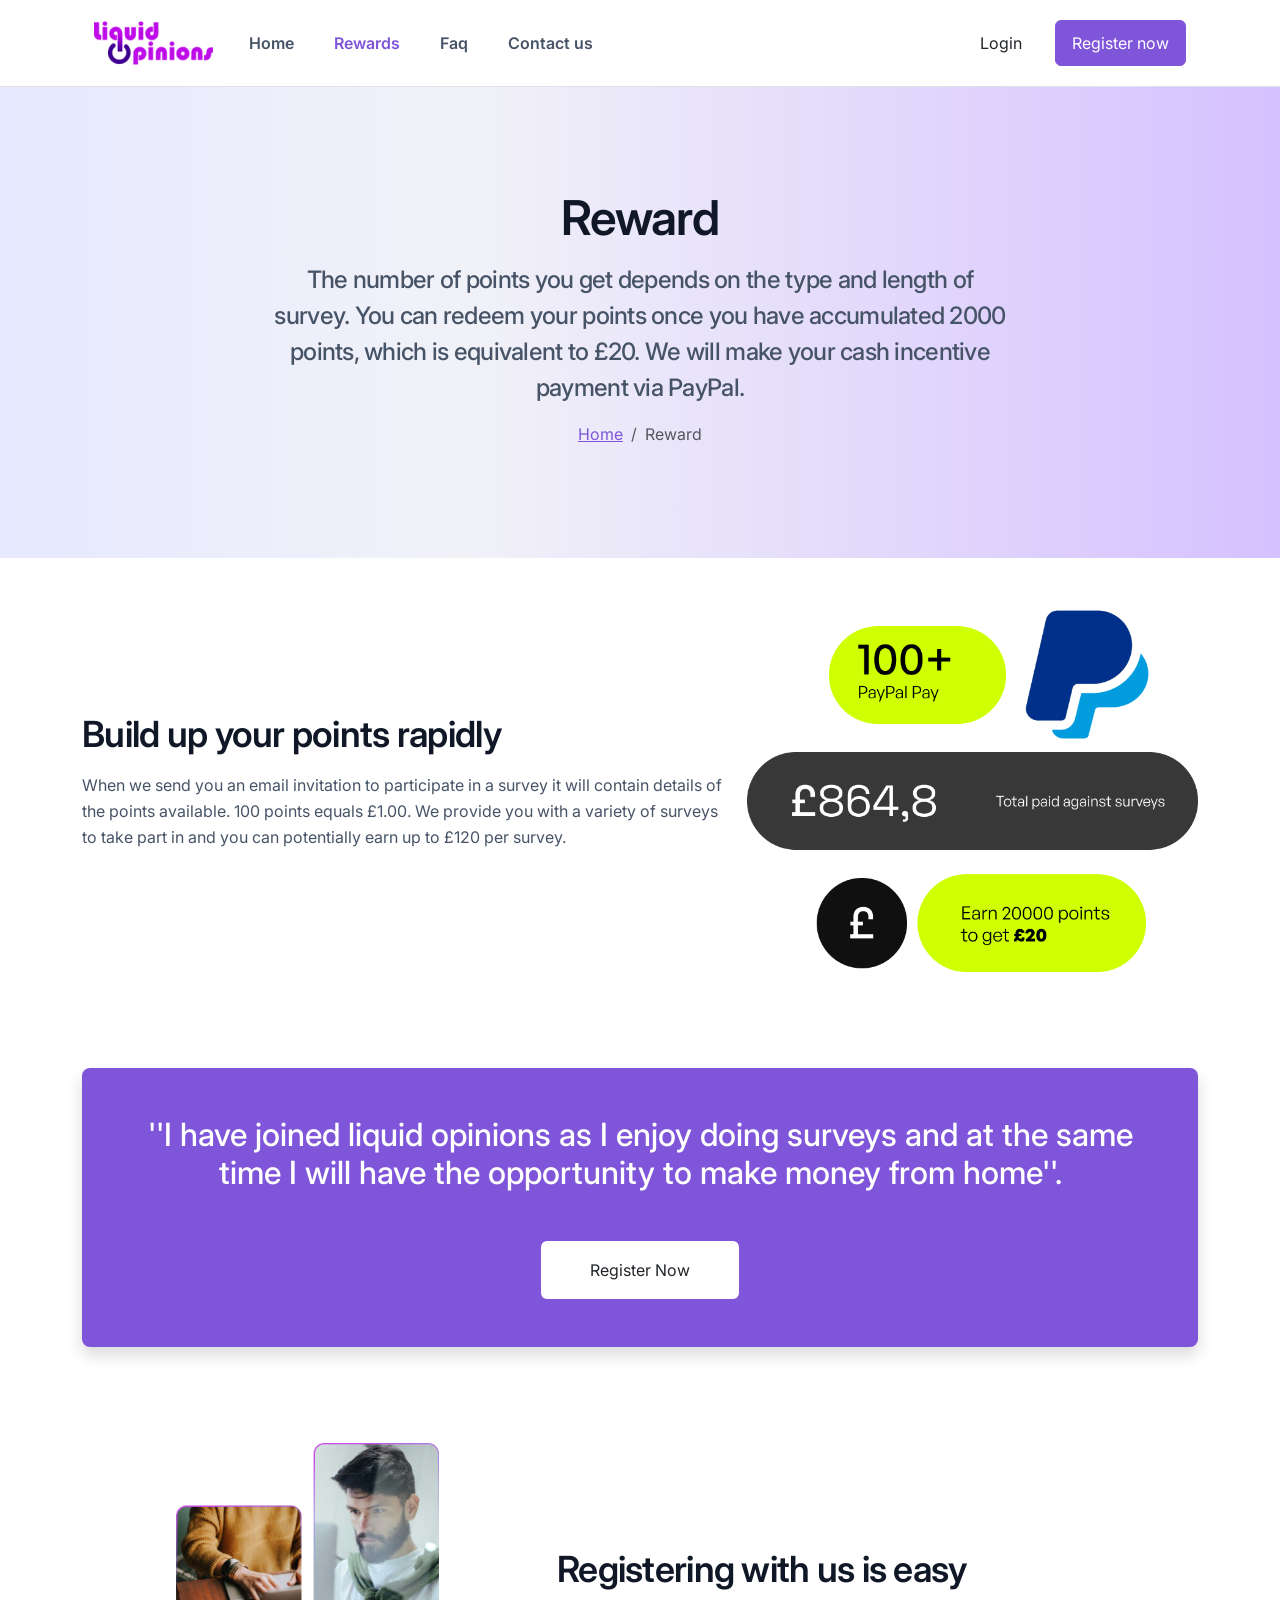
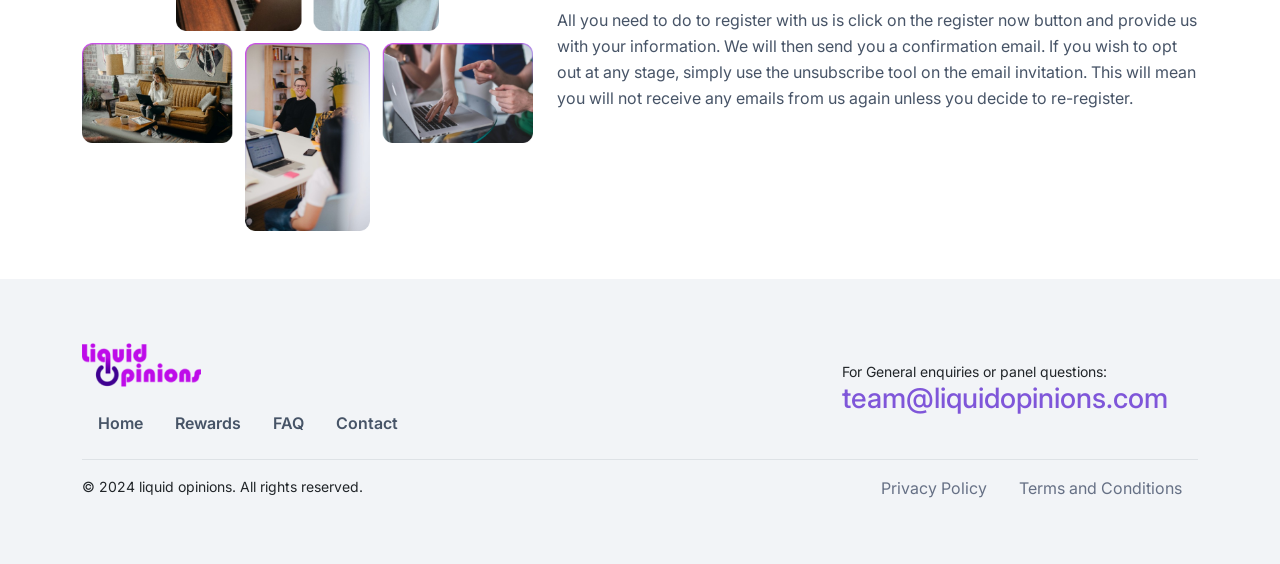
<file: rewards.html>
<!DOCTYPE html>
<html lang="en">
<head>
    <meta charset="UTF-8">
    <meta name="viewport" content="width=device-width, initial-scale=1.0">
    <title>Liquid Opinions</title>

    <!--CSS-->
    <link rel="preconnect" href="https://fonts.googleapis.com">
    <link rel="preconnect" href="https://fonts.gstatic.com" crossorigin>
    <link href="https://fonts.googleapis.com/css2?family=Inter:wght@100..900&display=swap" rel="stylesheet">
    

    <link href="https://unpkg.com/aos@2.3.1/dist/aos.css" rel="stylesheet">
    <link rel="stylesheet" href="./assets/css/main.min.css">

</head>
<body>
    <!--Header-->
    <div class="header border-bottom">
        <div class="container">
            <nav class="navbar navbar-expand-lg py-3">
                <div class="container-fluid">
                  <a class="navbar-brand" href="index.html">
                    <img src="./assets/img/logo.png" alt="">
                  </a>
                  <button class="navbar-toggler" type="button" data-bs-toggle="collapse" data-bs-target="#navbarSupportedContent" aria-controls="navbarSupportedContent" aria-expanded="false" aria-label="Toggle navigation">
                    <span class="navbar-toggler-icon"></span>
                  </button>
                  <div class="collapse navbar-collapse" id="navbarSupportedContent">
                    <ul class="navbar-nav me-auto mb-2 mb-lg-0">
                      <li class="nav-item">
                        <a class="nav-link" href="index.html">Home</a>
                      </li>
                      <li class="nav-item">
                        <a class="nav-link active" aria-current="page" href="rewards.html">Rewards</a>
                      </li>
                      <li class="nav-item">
                        <a class="nav-link" href="faq.html">Faq</a>
                      </li>
                      <li class="nav-item">
                        <a class="nav-link" href="contact.html">Contact us</a>
                      </li>
                    </ul>
                    <div class="d-flex gap-3">
                      <a href="http://portal.liquidopinions.com/login/" class="btn btn-text">Login</a>
                      <a href="http://portal.liquidopinions.com/register/" class="btn btn-primary">Register now</a>
                    </div>
                  </div>
                </div>
              </nav>
        </div>
    </div>
    <!--/Header-->

    <!--Main-->
    <main>
      <!--Page Banner-->
      <div class="page-banner py-5">
        <div class="container">
            <div class="row justify-content-center text-center py-5">
                <div class="col-lg-8">
                    <h1 class="title">Reward</h1>
                    <h3 class="subtitle fw-medium mb-3">
                        The number of points you get depends on the type and length of survey. You can redeem your points once you have accumulated 2000 points, which is equivalent to £20. We will make your cash incentive payment via PayPal.
                    </h3>
                    <nav aria-label="breadcrumb">
                        <ol class="breadcrumb justify-content-center">
                          <li class="breadcrumb-item"><a href="index.html">Home</a></li>
                          <li class="breadcrumb-item active" aria-current="page">Reward</li>
                        </ol>
                    </nav>
                </div>
            </div>
        </div>
      </div>
      <!--/Page Banner-->

      <!--Build up your points rapidly-->
      <div class="points py-5">
        <div class="container">
            <div class="row align-items-center">
                <div class="col-lg-7">
                    <h2 class="title mb-3">Build up your points rapidly</h2>
                    <p class="description">
                        When we send you an email invitation to participate in a survey it will contain details of the points available. 100 points equals £1.00. We provide you with a variety of surveys to take part in and you can potentially earn up to £120 per survey.
                    </p>
                </div>
                <div class="col-lg-5">
                    <img src="./assets/img/points.png" class="img-fluid" alt="">
                </div>
            </div>
        </div>
      </div>
      <!--/Build up your points rapidly-->


      <!--Register-->
      <div class="register py-5">
        <div class="container">
            <div class="bg-primary rounded-3 shadow py-5 px-5 text-center">
                <h2 class="subtitle text-white mb-5">''I have joined liquid opinions as I enjoy doing surveys and at the same time I will have the opportunity to make money from home''.</h2>
                <a href="registration.html" class="btn bg-white py-3 px-5">Register Now</a>
            </div>
        </div>
      </div>
      <!--/Register-->

      <!--Registering with us is easy-->
      <div class="points py-5">
          <div class="container">
            <div class="row align-items-center">
                <div class="col-lg-5">
                    <img src="./assets/img/registering.png" class="img-fluid" alt="">
                </div>
                <div class="col-lg-7">
                    <h2 class="title mb-3">Registering with us is easy</h2>
                    <p class="description">
                        All you need to do to register with us is click on the register now button and provide us with your information. We will then send you a confirmation email. If you wish to opt out at any stage, simply use the unsubscribe tool on the email invitation. This will mean you will not receive any emails from us again unless you decide to re-register.
                    </p>
                   
                </div>
            </div>
        </div>
      </div>
      <!--/Registering with us is easy-->
    </main>
    <!--/Main-->

    <!--Footer-->
    <div class="footer">
      <div class="container">
        <div class="row align-items-center">
          <div class="col-lg-8">
            <img src="./assets/img/logo.png" alt="">
            <ul class="nav mt-3">
              <li class="nav-item">
                <a class="nav-link active" aria-current="page" href="index.html">Home</a>
              </li>
              <li class="nav-item">
                <a class="nav-link" href="rewards.html">Rewards</a>
              </li>
              <li class="nav-item">
                <a class="nav-link" href="faq.html">FAQ</a>
              </li>
              <li class="nav-item">
                <a href="contact.html" class="nav-link">Contact</a>
              </li>
            </ul>
          </div>
          <div class="col-lg-4">
            <div>For General enquiries or panel questions:</div>
            <h3 class="text-primary">team@liquidopinions.com</h3>
          </div>
          <div class="col-lg-12">
            <div class="border-bottom border-light my-3">
          </div>
        </div>
      </div>
      <div class="row footer-bottom">
        <div class="col-lg-6">
          <div>© 2024 liquid opinions. All rights reserved.</div>
        </div>
        <div class="col-lg-6">
          <ul class="nav justify-content-end">
            <li class="nav-item">
              <a href="privacy-policy.html" class="nav-link py-0 active" aria-current="page">Privacy Policy</a>
            </li>
            <li class="nav-item">
              <a href="terms-and-conditions.html" class="nav-link py-0">Terms and Conditions</a>
            </li>
          </ul>
        </div>
      </div>
    </div>
    <!--/Footer-->

    <!--Script-->
    <script src="https://cdn.jsdelivr.net/npm/bootstrap@5.3.3/dist/js/bootstrap.bundle.min.js"
        integrity="sha384-YvpcrYf0tY3lHB60NNkmXc5s9fDVZLESaAA55NDzOxhy9GkcIdslK1eN7N6jIeHz"
        crossorigin="anonymous"></script>

        <script src="https://unpkg.com/aos@2.3.1/dist/aos.js"></script>
    <script>
      AOS.init();
    </script>
</body>
</html>
</file>
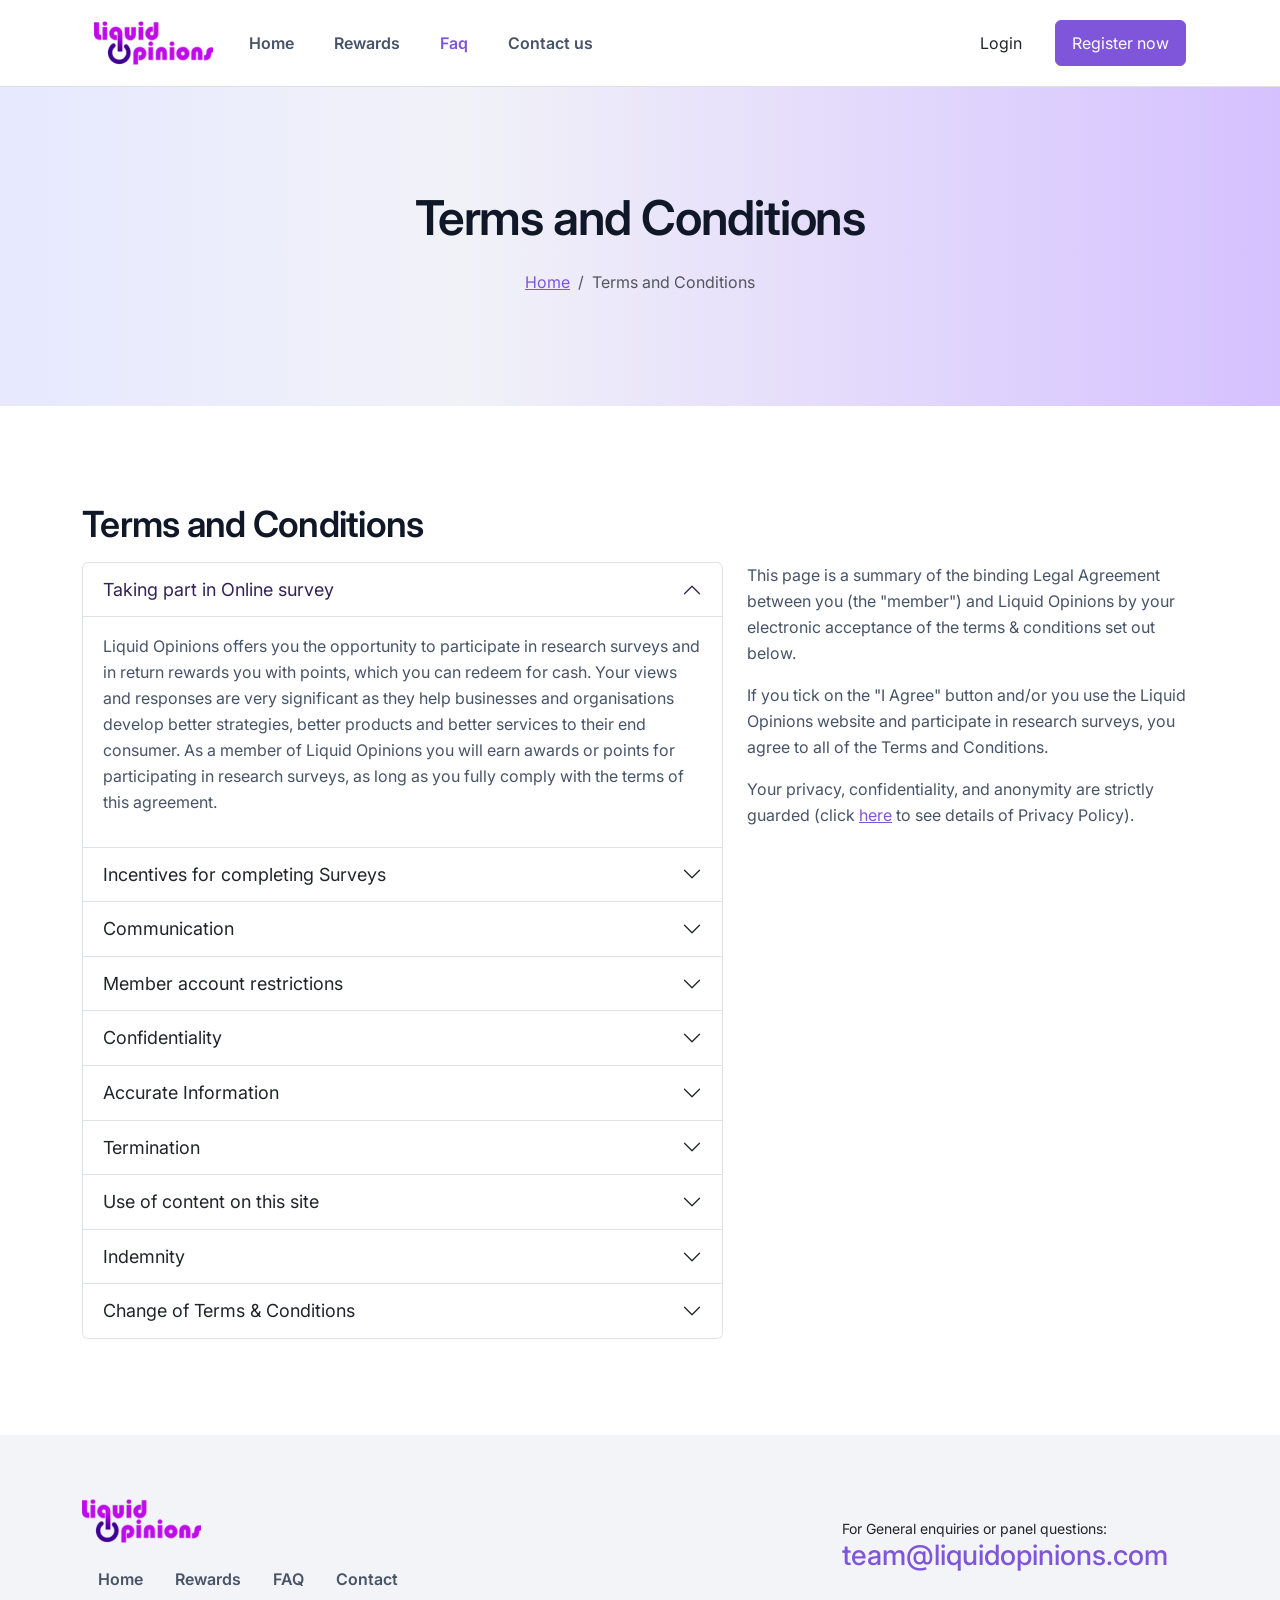
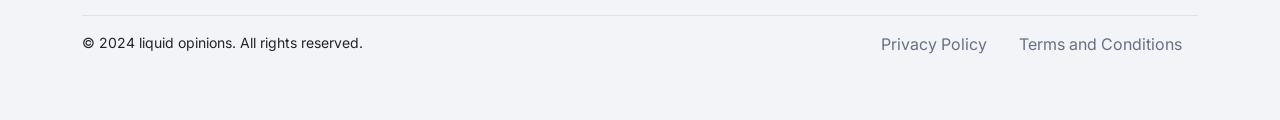
<file: terms-and-conditions.html>
<!DOCTYPE html>
<html lang="en">
<head>
    <meta charset="UTF-8">
    <meta name="viewport" content="width=device-width, initial-scale=1.0">
    <title>Liquid Opinions</title>

    <!--CSS-->
    <link rel="preconnect" href="https://fonts.googleapis.com">
    <link rel="preconnect" href="https://fonts.gstatic.com" crossorigin>
    <link href="https://fonts.googleapis.com/css2?family=Inter:wght@100..900&display=swap" rel="stylesheet">
    

    <link href="https://unpkg.com/aos@2.3.1/dist/aos.css" rel="stylesheet">
    <link rel="stylesheet" href="./assets/css/main.min.css">

</head>
<body>
    <!--Header-->
    <div class="header border-bottom">
        <div class="container">
            <nav class="navbar navbar-expand-lg py-3">
                <div class="container-fluid">
                  <a class="navbar-brand" href="index.html">
                    <img src="./assets/img/logo.png" alt="">
                  </a>
                  <button class="navbar-toggler" type="button" data-bs-toggle="collapse" data-bs-target="#navbarSupportedContent" aria-controls="navbarSupportedContent" aria-expanded="false" aria-label="Toggle navigation">
                    <span class="navbar-toggler-icon"></span>
                  </button>
                  <div class="collapse navbar-collapse" id="navbarSupportedContent">
                    <ul class="navbar-nav me-auto mb-2 mb-lg-0">
                      <li class="nav-item">
                        <a class="nav-link" href="index.html">Home</a>
                      </li>
                      <li class="nav-item">
                        <a class="nav-link" href="rewards.html">Rewards</a>
                      </li>
                      <li class="nav-item">
                        <a class="nav-link active" aria-current="page" href="faq.html">Faq</a>
                      </li>
                      <li class="nav-item">
                        <a class="nav-link" href="contact.html">Contact us</a>
                      </li>
                    </ul>
                    <div class="d-flex gap-3">
                      <a href="http://portal.liquidopinions.com/login/" class="btn btn-text">Login</a>
                      <a href="http://portal.liquidopinions.com/register/" class="btn btn-primary">Register now</a>
                    </div>
                  </div>
                </div>
              </nav>
        </div>
    </div>
    <!--/Header-->

    <!--Main-->
    <main>
      <!--Page Banner-->
      <div class="page-banner py-5">
        <div class="container">
            <div class="row justify-content-center text-center py-5">
                <div class="col-lg-8">
                    <h1 class="title mb-3">Terms and Conditions</h1>
                    <nav aria-label="breadcrumb">
                        <ol class="breadcrumb justify-content-center">
                          <li class="breadcrumb-item"><a href="index.html">Home</a></li>
                          <li class="breadcrumb-item active" aria-current="page">Terms and Conditions</li>
                        </ol>
                    </nav>
                </div>
            </div>
        </div>
      </div>
      <!--/Page Banner-->

      <!--FAQ-->
      <div class="faq py-5">
        <div class="container">
            <div class="row py-5">
                <div class="col-lg-12">
                    <h2 class="title mb-3">Terms and Conditions</h2>
                </div>
                <div class="col-lg-7">
                    <div class="accordion" id="accordionExample">
                        <div class="accordion-item">
                          <h2 class="accordion-header">
                            <button class="accordion-button" type="button" data-bs-toggle="collapse" data-bs-target="#collapseOne" aria-expanded="true" aria-controls="collapseOne">
                                Taking part in Online survey
                            </button>
                          </h2>
                          <div id="collapseOne" class="accordion-collapse collapse show" data-bs-parent="#accordionExample">
                            <div class="accordion-body">
                                <p class="description">
                                    Liquid Opinions offers you the opportunity to participate in research surveys and in return rewards you with points, which you can redeem for cash. Your views and responses are very significant as they help businesses and organisations develop better strategies, better products and better services to their end consumer. As a member of Liquid Opinions you will earn awards or points for participating in research surveys, as long as you fully comply with the terms of this agreement.
                                </p>
                            </div>
                          </div>
                        </div>
                        <div class="accordion-item">
                          <h2 class="accordion-header">
                            <button class="accordion-button collapsed" type="button" data-bs-toggle="collapse" data-bs-target="#collapseTwo" aria-expanded="false" aria-controls="collapseTwo">
                                Incentives for completing Surveys
                            </button>
                          </h2>
                          <div id="collapseTwo" class="accordion-collapse collapse" data-bs-parent="#accordionExample">
                            <div class="accordion-body">
                              <p class="description">
                                Members who take part and pass the screeners will qualify to complete a survey. All members who complete a survey will receive points, depending on the complexity and estimated time needed to complete the survey. You will be informed of the incentive given at the time you are invited to complete a survey. Every 100 points is equivalent to £1. Liquid Opinions may also provide you with the opportunity to test a new or improved product in your home at no cost to you. Also, as a member, you may be invited to participate in in-person group discussions or online discussion forums or may be asked to visit stores or restaurants or complete other assigned tasks. You will be notified of the incentive given at the time you are invited to complete a survey/task.
                              </p>
                            </div>
                          </div>
                        </div>
                        <div class="accordion-item">
                          <h2 class="accordion-header">
                            <button class="accordion-button collapsed" type="button" data-bs-toggle="collapse" data-bs-target="#collapseThree" aria-expanded="false" aria-controls="collapseThree">
                                Communication
                            </button>
                          </h2>
                          <div id="collapseThree" class="accordion-collapse collapse" data-bs-parent="#accordionExample">
                            <div class="accordion-body">
                              <p class="description">
                                All contact and communication between you and Liquid Opinions will be conducted via email to the email address you provide at registration, or as provided by you every 12 months (or sooner if necessary) when you update your registration information. It is your responsibility to keep your email address current and accurate in your Liquid Opinions member account. Failure to maintain an accurate email address in your member account violates the terms and conditions of this Agreement and will mean that you will not earn the points that you accumulate in your member account.
                              </p>
                            </div>
                          </div>
                        </div>
                        <div class="accordion-item">
                          <h2 class="accordion-header">
                            <button class="accordion-button collapsed" type="button" data-bs-toggle="collapse" data-bs-target="#collapseFour" aria-expanded="false" aria-controls="collapseFour">
                                Member account restrictions
                            </button>
                          </h2>
                          <div id="collapseFour" class="accordion-collapse collapse" data-bs-parent="#accordionExample">
                            <div class="accordion-body">
                              <p class="description">
                                All Members must be at least 16 years of age, or older as required by the laws of each country. No person may establish or maintain more than one member account per household with Liquid Opinions and each account must have a unique and valid email address and password. By completing the online registration, you represent that you are at least 16 years of age and that the information provided about you and your household is accurate and truthful in all respects.
                              </p>
                            </div>
                          </div>
                        </div>
                        <div class="accordion-item">
                          <h2 class="accordion-header">
                            <button class="accordion-button collapsed" type="button" data-bs-toggle="collapse" data-bs-target="#collapseFive" aria-expanded="false" aria-controls="collapseFive">
                                Confidentiality
                            </button>
                          </h2>
                          <div id="collapseFive" class="accordion-collapse collapse" data-bs-parent="#accordionExample">
                            <div class="accordion-body">
                              <p class="description">
                                You may see or hear information that is deemed confidential by Liquid Opinions or its clients when taking part in research surveys. This confidential information may include new products, new product ideas or concepts, packaging concepts, strategy concepts and advertising concepts. You agree that you will treat these types of information as confidential, that you will not copy, print, store, forward, will not disclose the confidential information to anyone and that you will not use the confidential information except for the purpose of completing the survey. You agree that any confidential information you see or hear remains the property Liquid Opinions or its clients. Your violation of the provisions of this Section will be a breach of this Agreement and will mean that you do not earn the points in your member account. <b> Such violation may result in the termination of your member account (and may also be a breach of civil and criminal laws).</b>
                              </p>
                            </div>
                          </div>
                        </div>
                        <div class="accordion-item">
                          <h2 class="accordion-header">
                            <button class="accordion-button collapsed" type="button" data-bs-toggle="collapse" data-bs-target="#collapseSix" aria-expanded="false" aria-controls="collapseSix">
                                Accurate Information
                            </button>
                          </h2>
                          <div id="collapseSix" class="accordion-collapse collapse" data-bs-parent="#accordionExample">
                            <div class="accordion-body">
                              <p class="description">
                                You agree to at all times supply true, honest, current and complete information when registering or updating your member account on this website, and when participating in surveys offered by Liquid Opinions. You further agree to review and update all registration information about you and your household every 12 months or sooner if necessary. <b> Your violation of the provisions of this Section will be a breach of this Agreement and will mean that you do not earn the points accumulated in your member account.</b>
                              </p>
                            </div>
                          </div>
                        </div>
                        <div class="accordion-item">
                          <h2 class="accordion-header">
                            <button class="accordion-button collapsed" type="button" data-bs-toggle="collapse" data-bs-target="#collapseSeven" aria-expanded="false" aria-controls="collapseSeven">
                                Termination
                            </button>
                          </h2>
                          <div id="collapseSeven" class="accordion-collapse collapse" data-bs-parent="#accordionExample">
                            <div class="accordion-body">
                              <p class="description">
                                Liquid Opinions may terminate this Agreement and your membership of Liquid Opinions at any time by giving you 30 days notice via email. You can terminate this Agreement at any time by unsubscribing from Liquid Opinions, this can be done by email, telephone or in writing. The termination will take effect within 5 working days after the receipt of your notice. Liquid Opinions contact details are available at our website <a href="index.html">www.liquidopinions.com.</a>
                              </p>
                            </div>
                          </div>
                        </div>
                        <div class="accordion-item">
                          <h2 class="accordion-header">
                            <button class="accordion-button collapsed" type="button" data-bs-toggle="collapse" data-bs-target="#collapseEight" aria-expanded="false" aria-controls="collapseEight">
                                Use of content on this site
                            </button>
                          </h2>
                          <div id="collapseEight" class="accordion-collapse collapse" data-bs-parent="#accordionExample">
                            <div class="accordion-body">
                              <p class="description">
                                The content of this site is the property of Liquid Opinions and/or its clients. Content cannot be copied, downloaded, or printed, and must retain all the copyright, trademark, and other proprietary notices unless directed or permitted by the site. You must secure the written consent of Liquid Opinions if you want to use any of the content on this site.
                              </p>
                            </div>
                          </div>
                        </div>
                        <div class="accordion-item">
                          <h2 class="accordion-header">
                            <button class="accordion-button collapsed" type="button" data-bs-toggle="collapse" data-bs-target="#collapseNine" aria-expanded="false" aria-controls="collapseNine">
                                Indemnity
                            </button>
                          </h2>
                          <div id="collapseNine" class="accordion-collapse collapse" data-bs-parent="#accordionExample">
                            <div class="accordion-body">
                              <p class="description">
                                You agree to indemnify Liquid Opinions and its employees from any and all claims, losses, or damages resulting from your violation of the terms and conditions of this Agreement (for example, by providing fraudulent registration information in your member account, or attempting to access someone else's member Account, or providing false answers to questions, or use or misuse of the site, etc.). You agree that Liquid Opinions has the unlimited right to defend any claims by third parties and the right to settle any claim without your consent or permission. You agree to provide Liquid Opinions with all reasonable assistance in the defence of applicable claims by third parties.
                              </p>
                            </div>
                          </div>
                        </div>
                        <div class="accordion-item">
                          <h2 class="accordion-header">
                            <button class="accordion-button collapsed" type="button" data-bs-toggle="collapse" data-bs-target="#collapseTen" aria-expanded="false" aria-controls="collapseTen">
                                Change of Terms & Conditions
                            </button>
                          </h2>
                          <div id="collapseTen" class="accordion-collapse collapse" data-bs-parent="#accordionExample">
                            <div class="accordion-body">
                              <p class="description">
                                We may modify these terms & conditions or any additional terms that apply to the use of this website, for example, reflect changes to the law or changes to our services. It's your responsibility to look at the terms & conditions regularly. Liquid Opinions will post notice of modifications to these terms & conditions on this page. Changes will not apply retroactively and will become effective no sooner than 14 days after they are posted. However, changes made for legal reasons will be effective immediately. If you do not agree to the modified terms & conditions set out by Liquid Opinions, you should discontinue to use this website. These terms & conditions control the relationship between Liquid Opinions and you (the "member"), thus do not create any third party beneficiary rights.
                              </p>
                            </div>
                          </div>
                        </div>
                      </div>
                </div>
                <div class="col-lg-5">
                    <p class="description">
                        This page is a summary of the binding Legal Agreement between you (the "member") and Liquid Opinions by your electronic acceptance of the terms & conditions set out below.
                    </p>
                    <p class="description">
                        If you tick on the "I Agree" button and/or you use the Liquid Opinions website and participate in research surveys, you agree to all of the Terms and Conditions.
                    </p>
                    <p class="description">
                        Your privacy, confidentiality, and anonymity are strictly guarded (click <a href="privacy-policy.html">here</a> to see details of Privacy Policy).
                    </p>
                </div>
            </div>
        </div>
      </div>
      <!--/FAQ-->

    </main>
    <!--/Main-->

    <!--Footer-->
    <div class="footer">
      <div class="container">
        <div class="row align-items-center">
          <div class="col-lg-8">
            <img src="./assets/img/logo.png" alt="">
            <ul class="nav mt-3">
              <li class="nav-item">
                <a class="nav-link active" aria-current="page" href="index.html">Home</a>
              </li>
              <li class="nav-item">
                <a class="nav-link" href="rewards.html">Rewards</a>
              </li>
              <li class="nav-item">
                <a class="nav-link" href="faq.html">FAQ</a>
              </li>
              <li class="nav-item">
                <a href="contact.html" class="nav-link">Contact</a>
              </li>
            </ul>
          </div>
          <div class="col-lg-4">
            <div>For General enquiries or panel questions:</div>
            <h3 class="text-primary">team@liquidopinions.com</h3>
          </div>
          <div class="col-lg-12">
            <div class="border-bottom border-light my-3">
          </div>
        </div>
      </div>
      <div class="row footer-bottom">
        <div class="col-lg-6">
          <div>© 2024 liquid opinions. All rights reserved.</div>
        </div>
        <div class="col-lg-6">
            <ul class="nav justify-content-end">
                <li class="nav-item">
                  <a href="privacy-policy.html" class="nav-link py-0 active" aria-current="page">Privacy Policy</a>
                </li>
                <li class="nav-item">
                  <a href="terms-and-conditions.html" class="nav-link py-0">Terms and Conditions</a>
                </li>
              </ul>
        </div>
      </div>
    </div>
    <!--/Footer-->

    <!--Script-->
    <script src="https://cdn.jsdelivr.net/npm/bootstrap@5.3.3/dist/js/bootstrap.bundle.min.js"
        integrity="sha384-YvpcrYf0tY3lHB60NNkmXc5s9fDVZLESaAA55NDzOxhy9GkcIdslK1eN7N6jIeHz"
        crossorigin="anonymous"></script>

        <script src="https://unpkg.com/aos@2.3.1/dist/aos.js"></script>
    <script>
      AOS.init();
    </script>
</body>
</html>
</file>
<file: assets/css/main.min.css>
@charset "UTF-8";
/* Import */
/*!
 * Bootstrap  v5.3.3 (https://getbootstrap.com/)
 * Copyright 2011-2024 The Bootstrap Authors
 * Licensed under MIT (https://github.com/twbs/bootstrap/blob/main/LICENSE)
 */
:root,
[data-bs-theme=light] {
  --bs-blue: #0d6efd;
  --bs-indigo: #6610f2;
  --bs-purple: #6f42c1;
  --bs-pink: #d63384;
  --bs-red: #dc3545;
  --bs-orange: #fd7e14;
  --bs-yellow: #ffc107;
  --bs-green: #198754;
  --bs-teal: #20c997;
  --bs-cyan: #0dcaf0;
  --bs-black: #000;
  --bs-white: #fff;
  --bs-gray: #6c757d;
  --bs-gray-dark: #343a40;
  --bs-gray-100: #f8f9fa;
  --bs-gray-200: #e9ecef;
  --bs-gray-300: #dee2e6;
  --bs-gray-400: #ced4da;
  --bs-gray-500: #adb5bd;
  --bs-gray-600: #6c757d;
  --bs-gray-700: #495057;
  --bs-gray-800: #343a40;
  --bs-gray-900: #212529;
  --bs-primary: #7F56D9;
  --bs-warning: #CEFF03;
  --bs-dark: #1A1A1A;
  --bs-primary-rgb: 127, 86, 217;
  --bs-warning-rgb: 206, 255, 3;
  --bs-dark-rgb: 26, 26, 26;
  --bs-primary-text-emphasis: #332257;
  --bs-secondary-text-emphasis: #2b2f32;
  --bs-success-text-emphasis: #0a3622;
  --bs-info-text-emphasis: #055160;
  --bs-warning-text-emphasis: #526601;
  --bs-danger-text-emphasis: #58151c;
  --bs-light-text-emphasis: #495057;
  --bs-dark-text-emphasis: #495057;
  --bs-primary-bg-subtle: #e5ddf7;
  --bs-secondary-bg-subtle: #e2e3e5;
  --bs-success-bg-subtle: #d1e7dd;
  --bs-info-bg-subtle: #cff4fc;
  --bs-warning-bg-subtle: #f5ffcd;
  --bs-danger-bg-subtle: #f8d7da;
  --bs-light-bg-subtle: #fcfcfd;
  --bs-dark-bg-subtle: #ced4da;
  --bs-primary-border-subtle: #ccbbf0;
  --bs-secondary-border-subtle: #c4c8cb;
  --bs-success-border-subtle: #a3cfbb;
  --bs-info-border-subtle: #9eeaf9;
  --bs-warning-border-subtle: #ebff9a;
  --bs-danger-border-subtle: #f1aeb5;
  --bs-light-border-subtle: #e9ecef;
  --bs-dark-border-subtle: #adb5bd;
  --bs-white-rgb: 255, 255, 255;
  --bs-black-rgb: 0, 0, 0;
  --bs-font-sans-serif: system-ui, -apple-system, "Segoe UI", Roboto, "Helvetica Neue", "Noto Sans", "Liberation Sans", Arial, sans-serif, "Apple Color Emoji", "Segoe UI Emoji", "Segoe UI Symbol", "Noto Color Emoji";
  --bs-font-monospace: SFMono-Regular, Menlo, Monaco, Consolas, "Liberation Mono", "Courier New", monospace;
  --bs-gradient: linear-gradient(180deg, rgba(255, 255, 255, 0.15), rgba(255, 255, 255, 0));
  --bs-body-font-family: var(--bs-font-sans-serif);
  --bs-body-font-size: 1rem;
  --bs-body-font-weight: 400;
  --bs-body-line-height: 1.5;
  --bs-body-color: #212529;
  --bs-body-color-rgb: 33, 37, 41;
  --bs-body-bg: #fff;
  --bs-body-bg-rgb: 255, 255, 255;
  --bs-emphasis-color: #000;
  --bs-emphasis-color-rgb: 0, 0, 0;
  --bs-secondary-color: rgba(33, 37, 41, 0.75);
  --bs-secondary-color-rgb: 33, 37, 41;
  --bs-secondary-bg: #e9ecef;
  --bs-secondary-bg-rgb: 233, 236, 239;
  --bs-tertiary-color: rgba(33, 37, 41, 0.5);
  --bs-tertiary-color-rgb: 33, 37, 41;
  --bs-tertiary-bg: #f8f9fa;
  --bs-tertiary-bg-rgb: 248, 249, 250;
  --bs-heading-color: inherit;
  --bs-link-color: #7F56D9;
  --bs-link-color-rgb: 127, 86, 217;
  --bs-link-decoration: underline;
  --bs-link-hover-color: #6645ae;
  --bs-link-hover-color-rgb: 102, 69, 174;
  --bs-code-color: #d63384;
  --bs-highlight-color: #212529;
  --bs-highlight-bg: #fff3cd;
  --bs-border-width: 1px;
  --bs-border-style: solid;
  --bs-border-color: #dee2e6;
  --bs-border-color-translucent: rgba(0, 0, 0, 0.175);
  --bs-border-radius: 0.375rem;
  --bs-border-radius-sm: 0.25rem;
  --bs-border-radius-lg: 0.5rem;
  --bs-border-radius-xl: 1rem;
  --bs-border-radius-xxl: 2rem;
  --bs-border-radius-2xl: var(--bs-border-radius-xxl);
  --bs-border-radius-pill: 50rem;
  --bs-box-shadow: 0 0.5rem 1rem rgba(0, 0, 0, 0.15);
  --bs-box-shadow-sm: 0 0.125rem 0.25rem rgba(0, 0, 0, 0.075);
  --bs-box-shadow-lg: 0 1rem 3rem rgba(0, 0, 0, 0.175);
  --bs-box-shadow-inset: inset 0 1px 2px rgba(0, 0, 0, 0.075);
  --bs-focus-ring-width: 0.25rem;
  --bs-focus-ring-opacity: 0.25;
  --bs-focus-ring-color: rgba(127, 86, 217, 0.25);
  --bs-form-valid-color: #198754;
  --bs-form-valid-border-color: #198754;
  --bs-form-invalid-color: #dc3545;
  --bs-form-invalid-border-color: #dc3545;
}

[data-bs-theme=dark] {
  color-scheme: dark;
  --bs-body-color: #dee2e6;
  --bs-body-color-rgb: 222, 226, 230;
  --bs-body-bg: #212529;
  --bs-body-bg-rgb: 33, 37, 41;
  --bs-emphasis-color: #fff;
  --bs-emphasis-color-rgb: 255, 255, 255;
  --bs-secondary-color: rgba(222, 226, 230, 0.75);
  --bs-secondary-color-rgb: 222, 226, 230;
  --bs-secondary-bg: #343a40;
  --bs-secondary-bg-rgb: 52, 58, 64;
  --bs-tertiary-color: rgba(222, 226, 230, 0.5);
  --bs-tertiary-color-rgb: 222, 226, 230;
  --bs-tertiary-bg: #2b3035;
  --bs-tertiary-bg-rgb: 43, 48, 53;
  --bs-primary-text-emphasis: #b29ae8;
  --bs-secondary-text-emphasis: #a7acb1;
  --bs-success-text-emphasis: #75b798;
  --bs-info-text-emphasis: #6edff6;
  --bs-warning-text-emphasis: #e2ff68;
  --bs-danger-text-emphasis: #ea868f;
  --bs-light-text-emphasis: #f8f9fa;
  --bs-dark-text-emphasis: #dee2e6;
  --bs-primary-bg-subtle: #19112b;
  --bs-secondary-bg-subtle: #161719;
  --bs-success-bg-subtle: #051b11;
  --bs-info-bg-subtle: #032830;
  --bs-warning-bg-subtle: #293301;
  --bs-danger-bg-subtle: #2c0b0e;
  --bs-light-bg-subtle: #343a40;
  --bs-dark-bg-subtle: #1a1d20;
  --bs-primary-border-subtle: #4c3482;
  --bs-secondary-border-subtle: #41464b;
  --bs-success-border-subtle: #0f5132;
  --bs-info-border-subtle: #087990;
  --bs-warning-border-subtle: #7c9902;
  --bs-danger-border-subtle: #842029;
  --bs-light-border-subtle: #495057;
  --bs-dark-border-subtle: #343a40;
  --bs-heading-color: inherit;
  --bs-link-color: #b29ae8;
  --bs-link-hover-color: #c1aeed;
  --bs-link-color-rgb: 178, 154, 232;
  --bs-link-hover-color-rgb: 193, 174, 237;
  --bs-code-color: #e685b5;
  --bs-highlight-color: #dee2e6;
  --bs-highlight-bg: #664d03;
  --bs-border-color: #495057;
  --bs-border-color-translucent: rgba(255, 255, 255, 0.15);
  --bs-form-valid-color: #75b798;
  --bs-form-valid-border-color: #75b798;
  --bs-form-invalid-color: #ea868f;
  --bs-form-invalid-border-color: #ea868f;
}

*,
*::before,
*::after {
  box-sizing: border-box;
}

@media (prefers-reduced-motion: no-preference) {
  :root {
    scroll-behavior: smooth;
  }
}

body {
  margin: 0;
  font-family: var(--bs-body-font-family);
  font-size: var(--bs-body-font-size);
  font-weight: var(--bs-body-font-weight);
  line-height: var(--bs-body-line-height);
  color: var(--bs-body-color);
  text-align: var(--bs-body-text-align);
  background-color: var(--bs-body-bg);
  -webkit-text-size-adjust: 100%;
  -webkit-tap-highlight-color: rgba(0, 0, 0, 0);
}

hr {
  margin: 1rem 0;
  color: inherit;
  border: 0;
  border-top: var(--bs-border-width) solid;
  opacity: 0.25;
}

h6, .h6, h5, .h5, h4, .h4, h3, .h3, h2, .h2, h1, .h1 {
  margin-top: 0;
  margin-bottom: 0.5rem;
  font-weight: 500;
  line-height: 1.2;
  color: var(--bs-heading-color);
}

h1, .h1 {
  font-size: calc(1.375rem + 1.5vw);
}
@media (min-width: 1200px) {
  h1, .h1 {
    font-size: 2.5rem;
  }
}

h2, .h2 {
  font-size: calc(1.325rem + 0.9vw);
}
@media (min-width: 1200px) {
  h2, .h2 {
    font-size: 2rem;
  }
}

h3, .h3 {
  font-size: calc(1.3rem + 0.6vw);
}
@media (min-width: 1200px) {
  h3, .h3 {
    font-size: 1.75rem;
  }
}

h4, .h4 {
  font-size: calc(1.275rem + 0.3vw);
}
@media (min-width: 1200px) {
  h4, .h4 {
    font-size: 1.5rem;
  }
}

h5, .h5 {
  font-size: 1.25rem;
}

h6, .h6 {
  font-size: 1rem;
}

p {
  margin-top: 0;
  margin-bottom: 1rem;
}

abbr[title] {
  text-decoration: underline dotted;
  cursor: help;
  text-decoration-skip-ink: none;
}

address {
  margin-bottom: 1rem;
  font-style: normal;
  line-height: inherit;
}

ol,
ul {
  padding-left: 2rem;
}

ol,
ul,
dl {
  margin-top: 0;
  margin-bottom: 1rem;
}

ol ol,
ul ul,
ol ul,
ul ol {
  margin-bottom: 0;
}

dt {
  font-weight: 700;
}

dd {
  margin-bottom: 0.5rem;
  margin-left: 0;
}

blockquote {
  margin: 0 0 1rem;
}

b,
strong {
  font-weight: bolder;
}

small, .small {
  font-size: 0.875em;
}

mark, .mark {
  padding: 0.1875em;
  color: var(--bs-highlight-color);
  background-color: var(--bs-highlight-bg);
}

sub,
sup {
  position: relative;
  font-size: 0.75em;
  line-height: 0;
  vertical-align: baseline;
}

sub {
  bottom: -0.25em;
}

sup {
  top: -0.5em;
}

a {
  color: rgba(var(--bs-link-color-rgb), var(--bs-link-opacity, 1));
  text-decoration: underline;
}
a:hover {
  --bs-link-color-rgb: var(--bs-link-hover-color-rgb);
}

a:not([href]):not([class]), a:not([href]):not([class]):hover {
  color: inherit;
  text-decoration: none;
}

pre,
code,
kbd,
samp {
  font-family: var(--bs-font-monospace);
  font-size: 1em;
}

pre {
  display: block;
  margin-top: 0;
  margin-bottom: 1rem;
  overflow: auto;
  font-size: 0.875em;
}
pre code {
  font-size: inherit;
  color: inherit;
  word-break: normal;
}

code {
  font-size: 0.875em;
  color: var(--bs-code-color);
  word-wrap: break-word;
}
a > code {
  color: inherit;
}

kbd {
  padding: 0.1875rem 0.375rem;
  font-size: 0.875em;
  color: var(--bs-body-bg);
  background-color: var(--bs-body-color);
  border-radius: 0.25rem;
}
kbd kbd {
  padding: 0;
  font-size: 1em;
}

figure {
  margin: 0 0 1rem;
}

img,
svg {
  vertical-align: middle;
}

table {
  caption-side: bottom;
  border-collapse: collapse;
}

caption {
  padding-top: 0.5rem;
  padding-bottom: 0.5rem;
  color: var(--bs-secondary-color);
  text-align: left;
}

th {
  text-align: inherit;
  text-align: -webkit-match-parent;
}

thead,
tbody,
tfoot,
tr,
td,
th {
  border-color: inherit;
  border-style: solid;
  border-width: 0;
}

label {
  display: inline-block;
}

button {
  border-radius: 0;
}

button:focus:not(:focus-visible) {
  outline: 0;
}

input,
button,
select,
optgroup,
textarea {
  margin: 0;
  font-family: inherit;
  font-size: inherit;
  line-height: inherit;
}

button,
select {
  text-transform: none;
}

[role=button] {
  cursor: pointer;
}

select {
  word-wrap: normal;
}
select:disabled {
  opacity: 1;
}

[list]:not([type=date]):not([type=datetime-local]):not([type=month]):not([type=week]):not([type=time])::-webkit-calendar-picker-indicator {
  display: none !important;
}

button,
[type=button],
[type=reset],
[type=submit] {
  -webkit-appearance: button;
}
button:not(:disabled),
[type=button]:not(:disabled),
[type=reset]:not(:disabled),
[type=submit]:not(:disabled) {
  cursor: pointer;
}

::-moz-focus-inner {
  padding: 0;
  border-style: none;
}

textarea {
  resize: vertical;
}

fieldset {
  min-width: 0;
  padding: 0;
  margin: 0;
  border: 0;
}

legend {
  float: left;
  width: 100%;
  padding: 0;
  margin-bottom: 0.5rem;
  font-size: calc(1.275rem + 0.3vw);
  line-height: inherit;
}
@media (min-width: 1200px) {
  legend {
    font-size: 1.5rem;
  }
}
legend + * {
  clear: left;
}

::-webkit-datetime-edit-fields-wrapper,
::-webkit-datetime-edit-text,
::-webkit-datetime-edit-minute,
::-webkit-datetime-edit-hour-field,
::-webkit-datetime-edit-day-field,
::-webkit-datetime-edit-month-field,
::-webkit-datetime-edit-year-field {
  padding: 0;
}

::-webkit-inner-spin-button {
  height: auto;
}

[type=search] {
  -webkit-appearance: textfield;
  outline-offset: -2px;
}

/* rtl:raw:
[type="tel"],
[type="url"],
[type="email"],
[type="number"] {
  direction: ltr;
}
*/
::-webkit-search-decoration {
  -webkit-appearance: none;
}

::-webkit-color-swatch-wrapper {
  padding: 0;
}

::file-selector-button {
  font: inherit;
  -webkit-appearance: button;
}

output {
  display: inline-block;
}

iframe {
  border: 0;
}

summary {
  display: list-item;
  cursor: pointer;
}

progress {
  vertical-align: baseline;
}

[hidden] {
  display: none !important;
}

.lead {
  font-size: 1.25rem;
  font-weight: 300;
}

.display-1 {
  font-size: calc(1.625rem + 4.5vw);
  font-weight: 300;
  line-height: 1.2;
}
@media (min-width: 1200px) {
  .display-1 {
    font-size: 5rem;
  }
}

.display-2 {
  font-size: calc(1.575rem + 3.9vw);
  font-weight: 300;
  line-height: 1.2;
}
@media (min-width: 1200px) {
  .display-2 {
    font-size: 4.5rem;
  }
}

.display-3 {
  font-size: calc(1.525rem + 3.3vw);
  font-weight: 300;
  line-height: 1.2;
}
@media (min-width: 1200px) {
  .display-3 {
    font-size: 4rem;
  }
}

.display-4 {
  font-size: calc(1.475rem + 2.7vw);
  font-weight: 300;
  line-height: 1.2;
}
@media (min-width: 1200px) {
  .display-4 {
    font-size: 3.5rem;
  }
}

.display-5 {
  font-size: calc(1.425rem + 2.1vw);
  font-weight: 300;
  line-height: 1.2;
}
@media (min-width: 1200px) {
  .display-5 {
    font-size: 3rem;
  }
}

.display-6 {
  font-size: calc(1.375rem + 1.5vw);
  font-weight: 300;
  line-height: 1.2;
}
@media (min-width: 1200px) {
  .display-6 {
    font-size: 2.5rem;
  }
}

.list-unstyled {
  padding-left: 0;
  list-style: none;
}

.list-inline {
  padding-left: 0;
  list-style: none;
}

.list-inline-item {
  display: inline-block;
}
.list-inline-item:not(:last-child) {
  margin-right: 0.5rem;
}

.initialism {
  font-size: 0.875em;
  text-transform: uppercase;
}

.blockquote {
  margin-bottom: 1rem;
  font-size: 1.25rem;
}
.blockquote > :last-child {
  margin-bottom: 0;
}

.blockquote-footer {
  margin-top: -1rem;
  margin-bottom: 1rem;
  font-size: 0.875em;
  color: #6c757d;
}
.blockquote-footer::before {
  content: "— ";
}

.img-fluid {
  max-width: 100%;
  height: auto;
}

.img-thumbnail {
  padding: 0.25rem;
  background-color: var(--bs-body-bg);
  border: var(--bs-border-width) solid var(--bs-border-color);
  border-radius: var(--bs-border-radius);
  max-width: 100%;
  height: auto;
}

.figure {
  display: inline-block;
}

.figure-img {
  margin-bottom: 0.5rem;
  line-height: 1;
}

.figure-caption {
  font-size: 0.875em;
  color: var(--bs-secondary-color);
}

.container,
.container-fluid,
.container-xxl,
.container-xl,
.container-lg,
.container-md,
.container-sm {
  --bs-gutter-x: 1.5rem;
  --bs-gutter-y: 0;
  width: 100%;
  padding-right: calc(var(--bs-gutter-x) * 0.5);
  padding-left: calc(var(--bs-gutter-x) * 0.5);
  margin-right: auto;
  margin-left: auto;
}

@media (min-width: 576px) {
  .container-sm, .container {
    max-width: 540px;
  }
}
@media (min-width: 768px) {
  .container-md, .container-sm, .container {
    max-width: 720px;
  }
}
@media (min-width: 992px) {
  .container-lg, .container-md, .container-sm, .container {
    max-width: 960px;
  }
}
@media (min-width: 1200px) {
  .container-xl, .container-lg, .container-md, .container-sm, .container {
    max-width: 1140px;
  }
}
@media (min-width: 1400px) {
  .container-xxl, .container-xl, .container-lg, .container-md, .container-sm, .container {
    max-width: 1320px;
  }
}
:root {
  --bs-breakpoint-xs: 0;
  --bs-breakpoint-sm: 576px;
  --bs-breakpoint-md: 768px;
  --bs-breakpoint-lg: 992px;
  --bs-breakpoint-xl: 1200px;
  --bs-breakpoint-xxl: 1400px;
}

.row {
  --bs-gutter-x: 1.5rem;
  --bs-gutter-y: 0;
  display: flex;
  flex-wrap: wrap;
  margin-top: calc(-1 * var(--bs-gutter-y));
  margin-right: calc(-0.5 * var(--bs-gutter-x));
  margin-left: calc(-0.5 * var(--bs-gutter-x));
}
.row > * {
  flex-shrink: 0;
  width: 100%;
  max-width: 100%;
  padding-right: calc(var(--bs-gutter-x) * 0.5);
  padding-left: calc(var(--bs-gutter-x) * 0.5);
  margin-top: var(--bs-gutter-y);
}

.col {
  flex: 1 0 0%;
}

.row-cols-auto > * {
  flex: 0 0 auto;
  width: auto;
}

.row-cols-1 > * {
  flex: 0 0 auto;
  width: 100%;
}

.row-cols-2 > * {
  flex: 0 0 auto;
  width: 50%;
}

.row-cols-3 > * {
  flex: 0 0 auto;
  width: 33.33333333%;
}

.row-cols-4 > * {
  flex: 0 0 auto;
  width: 25%;
}

.row-cols-5 > * {
  flex: 0 0 auto;
  width: 20%;
}

.row-cols-6 > * {
  flex: 0 0 auto;
  width: 16.66666667%;
}

.col-auto {
  flex: 0 0 auto;
  width: auto;
}

.col-1 {
  flex: 0 0 auto;
  width: 8.33333333%;
}

.col-2 {
  flex: 0 0 auto;
  width: 16.66666667%;
}

.col-3 {
  flex: 0 0 auto;
  width: 25%;
}

.col-4 {
  flex: 0 0 auto;
  width: 33.33333333%;
}

.col-5 {
  flex: 0 0 auto;
  width: 41.66666667%;
}

.col-6 {
  flex: 0 0 auto;
  width: 50%;
}

.col-7 {
  flex: 0 0 auto;
  width: 58.33333333%;
}

.col-8 {
  flex: 0 0 auto;
  width: 66.66666667%;
}

.col-9 {
  flex: 0 0 auto;
  width: 75%;
}

.col-10 {
  flex: 0 0 auto;
  width: 83.33333333%;
}

.col-11 {
  flex: 0 0 auto;
  width: 91.66666667%;
}

.col-12 {
  flex: 0 0 auto;
  width: 100%;
}

.offset-1 {
  margin-left: 8.33333333%;
}

.offset-2 {
  margin-left: 16.66666667%;
}

.offset-3 {
  margin-left: 25%;
}

.offset-4 {
  margin-left: 33.33333333%;
}

.offset-5 {
  margin-left: 41.66666667%;
}

.offset-6 {
  margin-left: 50%;
}

.offset-7 {
  margin-left: 58.33333333%;
}

.offset-8 {
  margin-left: 66.66666667%;
}

.offset-9 {
  margin-left: 75%;
}

.offset-10 {
  margin-left: 83.33333333%;
}

.offset-11 {
  margin-left: 91.66666667%;
}

.g-0,
.gx-0 {
  --bs-gutter-x: 0;
}

.g-0,
.gy-0 {
  --bs-gutter-y: 0;
}

.g-1,
.gx-1 {
  --bs-gutter-x: 0.25rem;
}

.g-1,
.gy-1 {
  --bs-gutter-y: 0.25rem;
}

.g-2,
.gx-2 {
  --bs-gutter-x: 0.5rem;
}

.g-2,
.gy-2 {
  --bs-gutter-y: 0.5rem;
}

.g-3,
.gx-3 {
  --bs-gutter-x: 1rem;
}

.g-3,
.gy-3 {
  --bs-gutter-y: 1rem;
}

.g-4,
.gx-4 {
  --bs-gutter-x: 1.5rem;
}

.g-4,
.gy-4 {
  --bs-gutter-y: 1.5rem;
}

.g-5,
.gx-5 {
  --bs-gutter-x: 3rem;
}

.g-5,
.gy-5 {
  --bs-gutter-y: 3rem;
}

@media (min-width: 576px) {
  .col-sm {
    flex: 1 0 0%;
  }
  .row-cols-sm-auto > * {
    flex: 0 0 auto;
    width: auto;
  }
  .row-cols-sm-1 > * {
    flex: 0 0 auto;
    width: 100%;
  }
  .row-cols-sm-2 > * {
    flex: 0 0 auto;
    width: 50%;
  }
  .row-cols-sm-3 > * {
    flex: 0 0 auto;
    width: 33.33333333%;
  }
  .row-cols-sm-4 > * {
    flex: 0 0 auto;
    width: 25%;
  }
  .row-cols-sm-5 > * {
    flex: 0 0 auto;
    width: 20%;
  }
  .row-cols-sm-6 > * {
    flex: 0 0 auto;
    width: 16.66666667%;
  }
  .col-sm-auto {
    flex: 0 0 auto;
    width: auto;
  }
  .col-sm-1 {
    flex: 0 0 auto;
    width: 8.33333333%;
  }
  .col-sm-2 {
    flex: 0 0 auto;
    width: 16.66666667%;
  }
  .col-sm-3 {
    flex: 0 0 auto;
    width: 25%;
  }
  .col-sm-4 {
    flex: 0 0 auto;
    width: 33.33333333%;
  }
  .col-sm-5 {
    flex: 0 0 auto;
    width: 41.66666667%;
  }
  .col-sm-6 {
    flex: 0 0 auto;
    width: 50%;
  }
  .col-sm-7 {
    flex: 0 0 auto;
    width: 58.33333333%;
  }
  .col-sm-8 {
    flex: 0 0 auto;
    width: 66.66666667%;
  }
  .col-sm-9 {
    flex: 0 0 auto;
    width: 75%;
  }
  .col-sm-10 {
    flex: 0 0 auto;
    width: 83.33333333%;
  }
  .col-sm-11 {
    flex: 0 0 auto;
    width: 91.66666667%;
  }
  .col-sm-12 {
    flex: 0 0 auto;
    width: 100%;
  }
  .offset-sm-0 {
    margin-left: 0;
  }
  .offset-sm-1 {
    margin-left: 8.33333333%;
  }
  .offset-sm-2 {
    margin-left: 16.66666667%;
  }
  .offset-sm-3 {
    margin-left: 25%;
  }
  .offset-sm-4 {
    margin-left: 33.33333333%;
  }
  .offset-sm-5 {
    margin-left: 41.66666667%;
  }
  .offset-sm-6 {
    margin-left: 50%;
  }
  .offset-sm-7 {
    margin-left: 58.33333333%;
  }
  .offset-sm-8 {
    margin-left: 66.66666667%;
  }
  .offset-sm-9 {
    margin-left: 75%;
  }
  .offset-sm-10 {
    margin-left: 83.33333333%;
  }
  .offset-sm-11 {
    margin-left: 91.66666667%;
  }
  .g-sm-0,
  .gx-sm-0 {
    --bs-gutter-x: 0;
  }
  .g-sm-0,
  .gy-sm-0 {
    --bs-gutter-y: 0;
  }
  .g-sm-1,
  .gx-sm-1 {
    --bs-gutter-x: 0.25rem;
  }
  .g-sm-1,
  .gy-sm-1 {
    --bs-gutter-y: 0.25rem;
  }
  .g-sm-2,
  .gx-sm-2 {
    --bs-gutter-x: 0.5rem;
  }
  .g-sm-2,
  .gy-sm-2 {
    --bs-gutter-y: 0.5rem;
  }
  .g-sm-3,
  .gx-sm-3 {
    --bs-gutter-x: 1rem;
  }
  .g-sm-3,
  .gy-sm-3 {
    --bs-gutter-y: 1rem;
  }
  .g-sm-4,
  .gx-sm-4 {
    --bs-gutter-x: 1.5rem;
  }
  .g-sm-4,
  .gy-sm-4 {
    --bs-gutter-y: 1.5rem;
  }
  .g-sm-5,
  .gx-sm-5 {
    --bs-gutter-x: 3rem;
  }
  .g-sm-5,
  .gy-sm-5 {
    --bs-gutter-y: 3rem;
  }
}
@media (min-width: 768px) {
  .col-md {
    flex: 1 0 0%;
  }
  .row-cols-md-auto > * {
    flex: 0 0 auto;
    width: auto;
  }
  .row-cols-md-1 > * {
    flex: 0 0 auto;
    width: 100%;
  }
  .row-cols-md-2 > * {
    flex: 0 0 auto;
    width: 50%;
  }
  .row-cols-md-3 > * {
    flex: 0 0 auto;
    width: 33.33333333%;
  }
  .row-cols-md-4 > * {
    flex: 0 0 auto;
    width: 25%;
  }
  .row-cols-md-5 > * {
    flex: 0 0 auto;
    width: 20%;
  }
  .row-cols-md-6 > * {
    flex: 0 0 auto;
    width: 16.66666667%;
  }
  .col-md-auto {
    flex: 0 0 auto;
    width: auto;
  }
  .col-md-1 {
    flex: 0 0 auto;
    width: 8.33333333%;
  }
  .col-md-2 {
    flex: 0 0 auto;
    width: 16.66666667%;
  }
  .col-md-3 {
    flex: 0 0 auto;
    width: 25%;
  }
  .col-md-4 {
    flex: 0 0 auto;
    width: 33.33333333%;
  }
  .col-md-5 {
    flex: 0 0 auto;
    width: 41.66666667%;
  }
  .col-md-6 {
    flex: 0 0 auto;
    width: 50%;
  }
  .col-md-7 {
    flex: 0 0 auto;
    width: 58.33333333%;
  }
  .col-md-8 {
    flex: 0 0 auto;
    width: 66.66666667%;
  }
  .col-md-9 {
    flex: 0 0 auto;
    width: 75%;
  }
  .col-md-10 {
    flex: 0 0 auto;
    width: 83.33333333%;
  }
  .col-md-11 {
    flex: 0 0 auto;
    width: 91.66666667%;
  }
  .col-md-12 {
    flex: 0 0 auto;
    width: 100%;
  }
  .offset-md-0 {
    margin-left: 0;
  }
  .offset-md-1 {
    margin-left: 8.33333333%;
  }
  .offset-md-2 {
    margin-left: 16.66666667%;
  }
  .offset-md-3 {
    margin-left: 25%;
  }
  .offset-md-4 {
    margin-left: 33.33333333%;
  }
  .offset-md-5 {
    margin-left: 41.66666667%;
  }
  .offset-md-6 {
    margin-left: 50%;
  }
  .offset-md-7 {
    margin-left: 58.33333333%;
  }
  .offset-md-8 {
    margin-left: 66.66666667%;
  }
  .offset-md-9 {
    margin-left: 75%;
  }
  .offset-md-10 {
    margin-left: 83.33333333%;
  }
  .offset-md-11 {
    margin-left: 91.66666667%;
  }
  .g-md-0,
  .gx-md-0 {
    --bs-gutter-x: 0;
  }
  .g-md-0,
  .gy-md-0 {
    --bs-gutter-y: 0;
  }
  .g-md-1,
  .gx-md-1 {
    --bs-gutter-x: 0.25rem;
  }
  .g-md-1,
  .gy-md-1 {
    --bs-gutter-y: 0.25rem;
  }
  .g-md-2,
  .gx-md-2 {
    --bs-gutter-x: 0.5rem;
  }
  .g-md-2,
  .gy-md-2 {
    --bs-gutter-y: 0.5rem;
  }
  .g-md-3,
  .gx-md-3 {
    --bs-gutter-x: 1rem;
  }
  .g-md-3,
  .gy-md-3 {
    --bs-gutter-y: 1rem;
  }
  .g-md-4,
  .gx-md-4 {
    --bs-gutter-x: 1.5rem;
  }
  .g-md-4,
  .gy-md-4 {
    --bs-gutter-y: 1.5rem;
  }
  .g-md-5,
  .gx-md-5 {
    --bs-gutter-x: 3rem;
  }
  .g-md-5,
  .gy-md-5 {
    --bs-gutter-y: 3rem;
  }
}
@media (min-width: 992px) {
  .col-lg {
    flex: 1 0 0%;
  }
  .row-cols-lg-auto > * {
    flex: 0 0 auto;
    width: auto;
  }
  .row-cols-lg-1 > * {
    flex: 0 0 auto;
    width: 100%;
  }
  .row-cols-lg-2 > * {
    flex: 0 0 auto;
    width: 50%;
  }
  .row-cols-lg-3 > * {
    flex: 0 0 auto;
    width: 33.33333333%;
  }
  .row-cols-lg-4 > * {
    flex: 0 0 auto;
    width: 25%;
  }
  .row-cols-lg-5 > * {
    flex: 0 0 auto;
    width: 20%;
  }
  .row-cols-lg-6 > * {
    flex: 0 0 auto;
    width: 16.66666667%;
  }
  .col-lg-auto {
    flex: 0 0 auto;
    width: auto;
  }
  .col-lg-1 {
    flex: 0 0 auto;
    width: 8.33333333%;
  }
  .col-lg-2 {
    flex: 0 0 auto;
    width: 16.66666667%;
  }
  .col-lg-3 {
    flex: 0 0 auto;
    width: 25%;
  }
  .col-lg-4 {
    flex: 0 0 auto;
    width: 33.33333333%;
  }
  .col-lg-5 {
    flex: 0 0 auto;
    width: 41.66666667%;
  }
  .col-lg-6 {
    flex: 0 0 auto;
    width: 50%;
  }
  .col-lg-7 {
    flex: 0 0 auto;
    width: 58.33333333%;
  }
  .col-lg-8 {
    flex: 0 0 auto;
    width: 66.66666667%;
  }
  .col-lg-9 {
    flex: 0 0 auto;
    width: 75%;
  }
  .col-lg-10 {
    flex: 0 0 auto;
    width: 83.33333333%;
  }
  .col-lg-11 {
    flex: 0 0 auto;
    width: 91.66666667%;
  }
  .col-lg-12 {
    flex: 0 0 auto;
    width: 100%;
  }
  .offset-lg-0 {
    margin-left: 0;
  }
  .offset-lg-1 {
    margin-left: 8.33333333%;
  }
  .offset-lg-2 {
    margin-left: 16.66666667%;
  }
  .offset-lg-3 {
    margin-left: 25%;
  }
  .offset-lg-4 {
    margin-left: 33.33333333%;
  }
  .offset-lg-5 {
    margin-left: 41.66666667%;
  }
  .offset-lg-6 {
    margin-left: 50%;
  }
  .offset-lg-7 {
    margin-left: 58.33333333%;
  }
  .offset-lg-8 {
    margin-left: 66.66666667%;
  }
  .offset-lg-9 {
    margin-left: 75%;
  }
  .offset-lg-10 {
    margin-left: 83.33333333%;
  }
  .offset-lg-11 {
    margin-left: 91.66666667%;
  }
  .g-lg-0,
  .gx-lg-0 {
    --bs-gutter-x: 0;
  }
  .g-lg-0,
  .gy-lg-0 {
    --bs-gutter-y: 0;
  }
  .g-lg-1,
  .gx-lg-1 {
    --bs-gutter-x: 0.25rem;
  }
  .g-lg-1,
  .gy-lg-1 {
    --bs-gutter-y: 0.25rem;
  }
  .g-lg-2,
  .gx-lg-2 {
    --bs-gutter-x: 0.5rem;
  }
  .g-lg-2,
  .gy-lg-2 {
    --bs-gutter-y: 0.5rem;
  }
  .g-lg-3,
  .gx-lg-3 {
    --bs-gutter-x: 1rem;
  }
  .g-lg-3,
  .gy-lg-3 {
    --bs-gutter-y: 1rem;
  }
  .g-lg-4,
  .gx-lg-4 {
    --bs-gutter-x: 1.5rem;
  }
  .g-lg-4,
  .gy-lg-4 {
    --bs-gutter-y: 1.5rem;
  }
  .g-lg-5,
  .gx-lg-5 {
    --bs-gutter-x: 3rem;
  }
  .g-lg-5,
  .gy-lg-5 {
    --bs-gutter-y: 3rem;
  }
}
@media (min-width: 1200px) {
  .col-xl {
    flex: 1 0 0%;
  }
  .row-cols-xl-auto > * {
    flex: 0 0 auto;
    width: auto;
  }
  .row-cols-xl-1 > * {
    flex: 0 0 auto;
    width: 100%;
  }
  .row-cols-xl-2 > * {
    flex: 0 0 auto;
    width: 50%;
  }
  .row-cols-xl-3 > * {
    flex: 0 0 auto;
    width: 33.33333333%;
  }
  .row-cols-xl-4 > * {
    flex: 0 0 auto;
    width: 25%;
  }
  .row-cols-xl-5 > * {
    flex: 0 0 auto;
    width: 20%;
  }
  .row-cols-xl-6 > * {
    flex: 0 0 auto;
    width: 16.66666667%;
  }
  .col-xl-auto {
    flex: 0 0 auto;
    width: auto;
  }
  .col-xl-1 {
    flex: 0 0 auto;
    width: 8.33333333%;
  }
  .col-xl-2 {
    flex: 0 0 auto;
    width: 16.66666667%;
  }
  .col-xl-3 {
    flex: 0 0 auto;
    width: 25%;
  }
  .col-xl-4 {
    flex: 0 0 auto;
    width: 33.33333333%;
  }
  .col-xl-5 {
    flex: 0 0 auto;
    width: 41.66666667%;
  }
  .col-xl-6 {
    flex: 0 0 auto;
    width: 50%;
  }
  .col-xl-7 {
    flex: 0 0 auto;
    width: 58.33333333%;
  }
  .col-xl-8 {
    flex: 0 0 auto;
    width: 66.66666667%;
  }
  .col-xl-9 {
    flex: 0 0 auto;
    width: 75%;
  }
  .col-xl-10 {
    flex: 0 0 auto;
    width: 83.33333333%;
  }
  .col-xl-11 {
    flex: 0 0 auto;
    width: 91.66666667%;
  }
  .col-xl-12 {
    flex: 0 0 auto;
    width: 100%;
  }
  .offset-xl-0 {
    margin-left: 0;
  }
  .offset-xl-1 {
    margin-left: 8.33333333%;
  }
  .offset-xl-2 {
    margin-left: 16.66666667%;
  }
  .offset-xl-3 {
    margin-left: 25%;
  }
  .offset-xl-4 {
    margin-left: 33.33333333%;
  }
  .offset-xl-5 {
    margin-left: 41.66666667%;
  }
  .offset-xl-6 {
    margin-left: 50%;
  }
  .offset-xl-7 {
    margin-left: 58.33333333%;
  }
  .offset-xl-8 {
    margin-left: 66.66666667%;
  }
  .offset-xl-9 {
    margin-left: 75%;
  }
  .offset-xl-10 {
    margin-left: 83.33333333%;
  }
  .offset-xl-11 {
    margin-left: 91.66666667%;
  }
  .g-xl-0,
  .gx-xl-0 {
    --bs-gutter-x: 0;
  }
  .g-xl-0,
  .gy-xl-0 {
    --bs-gutter-y: 0;
  }
  .g-xl-1,
  .gx-xl-1 {
    --bs-gutter-x: 0.25rem;
  }
  .g-xl-1,
  .gy-xl-1 {
    --bs-gutter-y: 0.25rem;
  }
  .g-xl-2,
  .gx-xl-2 {
    --bs-gutter-x: 0.5rem;
  }
  .g-xl-2,
  .gy-xl-2 {
    --bs-gutter-y: 0.5rem;
  }
  .g-xl-3,
  .gx-xl-3 {
    --bs-gutter-x: 1rem;
  }
  .g-xl-3,
  .gy-xl-3 {
    --bs-gutter-y: 1rem;
  }
  .g-xl-4,
  .gx-xl-4 {
    --bs-gutter-x: 1.5rem;
  }
  .g-xl-4,
  .gy-xl-4 {
    --bs-gutter-y: 1.5rem;
  }
  .g-xl-5,
  .gx-xl-5 {
    --bs-gutter-x: 3rem;
  }
  .g-xl-5,
  .gy-xl-5 {
    --bs-gutter-y: 3rem;
  }
}
@media (min-width: 1400px) {
  .col-xxl {
    flex: 1 0 0%;
  }
  .row-cols-xxl-auto > * {
    flex: 0 0 auto;
    width: auto;
  }
  .row-cols-xxl-1 > * {
    flex: 0 0 auto;
    width: 100%;
  }
  .row-cols-xxl-2 > * {
    flex: 0 0 auto;
    width: 50%;
  }
  .row-cols-xxl-3 > * {
    flex: 0 0 auto;
    width: 33.33333333%;
  }
  .row-cols-xxl-4 > * {
    flex: 0 0 auto;
    width: 25%;
  }
  .row-cols-xxl-5 > * {
    flex: 0 0 auto;
    width: 20%;
  }
  .row-cols-xxl-6 > * {
    flex: 0 0 auto;
    width: 16.66666667%;
  }
  .col-xxl-auto {
    flex: 0 0 auto;
    width: auto;
  }
  .col-xxl-1 {
    flex: 0 0 auto;
    width: 8.33333333%;
  }
  .col-xxl-2 {
    flex: 0 0 auto;
    width: 16.66666667%;
  }
  .col-xxl-3 {
    flex: 0 0 auto;
    width: 25%;
  }
  .col-xxl-4 {
    flex: 0 0 auto;
    width: 33.33333333%;
  }
  .col-xxl-5 {
    flex: 0 0 auto;
    width: 41.66666667%;
  }
  .col-xxl-6 {
    flex: 0 0 auto;
    width: 50%;
  }
  .col-xxl-7 {
    flex: 0 0 auto;
    width: 58.33333333%;
  }
  .col-xxl-8 {
    flex: 0 0 auto;
    width: 66.66666667%;
  }
  .col-xxl-9 {
    flex: 0 0 auto;
    width: 75%;
  }
  .col-xxl-10 {
    flex: 0 0 auto;
    width: 83.33333333%;
  }
  .col-xxl-11 {
    flex: 0 0 auto;
    width: 91.66666667%;
  }
  .col-xxl-12 {
    flex: 0 0 auto;
    width: 100%;
  }
  .offset-xxl-0 {
    margin-left: 0;
  }
  .offset-xxl-1 {
    margin-left: 8.33333333%;
  }
  .offset-xxl-2 {
    margin-left: 16.66666667%;
  }
  .offset-xxl-3 {
    margin-left: 25%;
  }
  .offset-xxl-4 {
    margin-left: 33.33333333%;
  }
  .offset-xxl-5 {
    margin-left: 41.66666667%;
  }
  .offset-xxl-6 {
    margin-left: 50%;
  }
  .offset-xxl-7 {
    margin-left: 58.33333333%;
  }
  .offset-xxl-8 {
    margin-left: 66.66666667%;
  }
  .offset-xxl-9 {
    margin-left: 75%;
  }
  .offset-xxl-10 {
    margin-left: 83.33333333%;
  }
  .offset-xxl-11 {
    margin-left: 91.66666667%;
  }
  .g-xxl-0,
  .gx-xxl-0 {
    --bs-gutter-x: 0;
  }
  .g-xxl-0,
  .gy-xxl-0 {
    --bs-gutter-y: 0;
  }
  .g-xxl-1,
  .gx-xxl-1 {
    --bs-gutter-x: 0.25rem;
  }
  .g-xxl-1,
  .gy-xxl-1 {
    --bs-gutter-y: 0.25rem;
  }
  .g-xxl-2,
  .gx-xxl-2 {
    --bs-gutter-x: 0.5rem;
  }
  .g-xxl-2,
  .gy-xxl-2 {
    --bs-gutter-y: 0.5rem;
  }
  .g-xxl-3,
  .gx-xxl-3 {
    --bs-gutter-x: 1rem;
  }
  .g-xxl-3,
  .gy-xxl-3 {
    --bs-gutter-y: 1rem;
  }
  .g-xxl-4,
  .gx-xxl-4 {
    --bs-gutter-x: 1.5rem;
  }
  .g-xxl-4,
  .gy-xxl-4 {
    --bs-gutter-y: 1.5rem;
  }
  .g-xxl-5,
  .gx-xxl-5 {
    --bs-gutter-x: 3rem;
  }
  .g-xxl-5,
  .gy-xxl-5 {
    --bs-gutter-y: 3rem;
  }
}
.table {
  --bs-table-color-type: initial;
  --bs-table-bg-type: initial;
  --bs-table-color-state: initial;
  --bs-table-bg-state: initial;
  --bs-table-color: var(--bs-emphasis-color);
  --bs-table-bg: var(--bs-body-bg);
  --bs-table-border-color: var(--bs-border-color);
  --bs-table-accent-bg: transparent;
  --bs-table-striped-color: var(--bs-emphasis-color);
  --bs-table-striped-bg: rgba(var(--bs-emphasis-color-rgb), 0.05);
  --bs-table-active-color: var(--bs-emphasis-color);
  --bs-table-active-bg: rgba(var(--bs-emphasis-color-rgb), 0.1);
  --bs-table-hover-color: var(--bs-emphasis-color);
  --bs-table-hover-bg: rgba(var(--bs-emphasis-color-rgb), 0.075);
  width: 100%;
  margin-bottom: 1rem;
  vertical-align: top;
  border-color: var(--bs-table-border-color);
}
.table > :not(caption) > * > * {
  padding: 0.5rem 0.5rem;
  color: var(--bs-table-color-state, var(--bs-table-color-type, var(--bs-table-color)));
  background-color: var(--bs-table-bg);
  border-bottom-width: var(--bs-border-width);
  box-shadow: inset 0 0 0 9999px var(--bs-table-bg-state, var(--bs-table-bg-type, var(--bs-table-accent-bg)));
}
.table > tbody {
  vertical-align: inherit;
}
.table > thead {
  vertical-align: bottom;
}

.table-group-divider {
  border-top: calc(var(--bs-border-width) * 2) solid currentcolor;
}

.caption-top {
  caption-side: top;
}

.table-sm > :not(caption) > * > * {
  padding: 0.25rem 0.25rem;
}

.table-bordered > :not(caption) > * {
  border-width: var(--bs-border-width) 0;
}
.table-bordered > :not(caption) > * > * {
  border-width: 0 var(--bs-border-width);
}

.table-borderless > :not(caption) > * > * {
  border-bottom-width: 0;
}
.table-borderless > :not(:first-child) {
  border-top-width: 0;
}

.table-striped > tbody > tr:nth-of-type(odd) > * {
  --bs-table-color-type: var(--bs-table-striped-color);
  --bs-table-bg-type: var(--bs-table-striped-bg);
}

.table-striped-columns > :not(caption) > tr > :nth-child(even) {
  --bs-table-color-type: var(--bs-table-striped-color);
  --bs-table-bg-type: var(--bs-table-striped-bg);
}

.table-active {
  --bs-table-color-state: var(--bs-table-active-color);
  --bs-table-bg-state: var(--bs-table-active-bg);
}

.table-hover > tbody > tr:hover > * {
  --bs-table-color-state: var(--bs-table-hover-color);
  --bs-table-bg-state: var(--bs-table-hover-bg);
}

.table-primary {
  --bs-table-color: #000;
  --bs-table-bg: #e5ddf7;
  --bs-table-border-color: #b7b1c6;
  --bs-table-striped-bg: #dad2eb;
  --bs-table-striped-color: #000;
  --bs-table-active-bg: #cec7de;
  --bs-table-active-color: #000;
  --bs-table-hover-bg: #d4cce4;
  --bs-table-hover-color: #000;
  color: var(--bs-table-color);
  border-color: var(--bs-table-border-color);
}

.table-secondary {
  --bs-table-color: #000;
  --bs-table-bg: #e2e3e5;
  --bs-table-border-color: #b5b6b7;
  --bs-table-striped-bg: #d7d8da;
  --bs-table-striped-color: #000;
  --bs-table-active-bg: #cbccce;
  --bs-table-active-color: #000;
  --bs-table-hover-bg: #d1d2d4;
  --bs-table-hover-color: #000;
  color: var(--bs-table-color);
  border-color: var(--bs-table-border-color);
}

.table-success {
  --bs-table-color: #000;
  --bs-table-bg: #d1e7dd;
  --bs-table-border-color: #a7b9b1;
  --bs-table-striped-bg: #c7dbd2;
  --bs-table-striped-color: #000;
  --bs-table-active-bg: #bcd0c7;
  --bs-table-active-color: #000;
  --bs-table-hover-bg: #c1d6cc;
  --bs-table-hover-color: #000;
  color: var(--bs-table-color);
  border-color: var(--bs-table-border-color);
}

.table-info {
  --bs-table-color: #000;
  --bs-table-bg: #cff4fc;
  --bs-table-border-color: #a6c3ca;
  --bs-table-striped-bg: #c5e8ef;
  --bs-table-striped-color: #000;
  --bs-table-active-bg: #badce3;
  --bs-table-active-color: #000;
  --bs-table-hover-bg: #bfe2e9;
  --bs-table-hover-color: #000;
  color: var(--bs-table-color);
  border-color: var(--bs-table-border-color);
}

.table-warning {
  --bs-table-color: #000;
  --bs-table-bg: #f5ffcd;
  --bs-table-border-color: #c4cca4;
  --bs-table-striped-bg: #e9f2c3;
  --bs-table-striped-color: #000;
  --bs-table-active-bg: #dde6b9;
  --bs-table-active-color: #000;
  --bs-table-hover-bg: #e3ecbe;
  --bs-table-hover-color: #000;
  color: var(--bs-table-color);
  border-color: var(--bs-table-border-color);
}

.table-danger {
  --bs-table-color: #000;
  --bs-table-bg: #f8d7da;
  --bs-table-border-color: #c6acae;
  --bs-table-striped-bg: #eccccf;
  --bs-table-striped-color: #000;
  --bs-table-active-bg: #dfc2c4;
  --bs-table-active-color: #000;
  --bs-table-hover-bg: #e5c7ca;
  --bs-table-hover-color: #000;
  color: var(--bs-table-color);
  border-color: var(--bs-table-border-color);
}

.table-light {
  --bs-table-color: #000;
  --bs-table-bg: #f8f9fa;
  --bs-table-border-color: #c6c7c8;
  --bs-table-striped-bg: #ecedee;
  --bs-table-striped-color: #000;
  --bs-table-active-bg: #dfe0e1;
  --bs-table-active-color: #000;
  --bs-table-hover-bg: #e5e6e7;
  --bs-table-hover-color: #000;
  color: var(--bs-table-color);
  border-color: var(--bs-table-border-color);
}

.table-dark {
  --bs-table-color: #fff;
  --bs-table-bg: #1A1A1A;
  --bs-table-border-color: #484848;
  --bs-table-striped-bg: #252525;
  --bs-table-striped-color: #fff;
  --bs-table-active-bg: #313131;
  --bs-table-active-color: #fff;
  --bs-table-hover-bg: #2b2b2b;
  --bs-table-hover-color: #fff;
  color: var(--bs-table-color);
  border-color: var(--bs-table-border-color);
}

.table-responsive {
  overflow-x: auto;
  -webkit-overflow-scrolling: touch;
}

@media (max-width: 575.98px) {
  .table-responsive-sm {
    overflow-x: auto;
    -webkit-overflow-scrolling: touch;
  }
}
@media (max-width: 767.98px) {
  .table-responsive-md {
    overflow-x: auto;
    -webkit-overflow-scrolling: touch;
  }
}
@media (max-width: 991.98px) {
  .table-responsive-lg {
    overflow-x: auto;
    -webkit-overflow-scrolling: touch;
  }
}
@media (max-width: 1199.98px) {
  .table-responsive-xl {
    overflow-x: auto;
    -webkit-overflow-scrolling: touch;
  }
}
@media (max-width: 1399.98px) {
  .table-responsive-xxl {
    overflow-x: auto;
    -webkit-overflow-scrolling: touch;
  }
}
.form-label {
  margin-bottom: 0.5rem;
}

.col-form-label {
  padding-top: calc(0.375rem + var(--bs-border-width));
  padding-bottom: calc(0.375rem + var(--bs-border-width));
  margin-bottom: 0;
  font-size: inherit;
  line-height: 1.5;
}

.col-form-label-lg {
  padding-top: calc(0.5rem + var(--bs-border-width));
  padding-bottom: calc(0.5rem + var(--bs-border-width));
  font-size: 1.25rem;
}

.col-form-label-sm {
  padding-top: calc(0.25rem + var(--bs-border-width));
  padding-bottom: calc(0.25rem + var(--bs-border-width));
  font-size: 0.875rem;
}

.form-text {
  margin-top: 0.25rem;
  font-size: 0.875em;
  color: var(--bs-secondary-color);
}

.form-control {
  display: block;
  width: 100%;
  padding: 0.375rem 0.75rem;
  font-size: 1rem;
  font-weight: 400;
  line-height: 1.5;
  color: var(--bs-body-color);
  appearance: none;
  background-color: var(--bs-body-bg);
  background-clip: padding-box;
  border: var(--bs-border-width) solid var(--bs-border-color);
  border-radius: var(--bs-border-radius);
  transition: border-color 0.15s ease-in-out, box-shadow 0.15s ease-in-out;
}
@media (prefers-reduced-motion: reduce) {
  .form-control {
    transition: none;
  }
}
.form-control[type=file] {
  overflow: hidden;
}
.form-control[type=file]:not(:disabled):not([readonly]) {
  cursor: pointer;
}
.form-control:focus {
  color: var(--bs-body-color);
  background-color: var(--bs-body-bg);
  border-color: #bfabec;
  outline: 0;
  box-shadow: 0 0 0 0.25rem rgba(127, 86, 217, 0.25);
}
.form-control::-webkit-date-and-time-value {
  min-width: 85px;
  height: 1.5em;
  margin: 0;
}
.form-control::-webkit-datetime-edit {
  display: block;
  padding: 0;
}
.form-control::placeholder {
  color: var(--bs-secondary-color);
  opacity: 1;
}
.form-control:disabled {
  background-color: var(--bs-secondary-bg);
  opacity: 1;
}
.form-control::file-selector-button {
  padding: 0.375rem 0.75rem;
  margin: -0.375rem -0.75rem;
  margin-inline-end: 0.75rem;
  color: var(--bs-body-color);
  background-color: var(--bs-tertiary-bg);
  pointer-events: none;
  border-color: inherit;
  border-style: solid;
  border-width: 0;
  border-inline-end-width: var(--bs-border-width);
  border-radius: 0;
  transition: color 0.15s ease-in-out, background-color 0.15s ease-in-out, border-color 0.15s ease-in-out, box-shadow 0.15s ease-in-out;
}
@media (prefers-reduced-motion: reduce) {
  .form-control::file-selector-button {
    transition: none;
  }
}
.form-control:hover:not(:disabled):not([readonly])::file-selector-button {
  background-color: var(--bs-secondary-bg);
}

.form-control-plaintext {
  display: block;
  width: 100%;
  padding: 0.375rem 0;
  margin-bottom: 0;
  line-height: 1.5;
  color: var(--bs-body-color);
  background-color: transparent;
  border: solid transparent;
  border-width: var(--bs-border-width) 0;
}
.form-control-plaintext:focus {
  outline: 0;
}
.form-control-plaintext.form-control-sm, .form-control-plaintext.form-control-lg {
  padding-right: 0;
  padding-left: 0;
}

.form-control-sm {
  min-height: calc(1.5em + 0.5rem + calc(var(--bs-border-width) * 2));
  padding: 0.25rem 0.5rem;
  font-size: 0.875rem;
  border-radius: var(--bs-border-radius-sm);
}
.form-control-sm::file-selector-button {
  padding: 0.25rem 0.5rem;
  margin: -0.25rem -0.5rem;
  margin-inline-end: 0.5rem;
}

.form-control-lg {
  min-height: calc(1.5em + 1rem + calc(var(--bs-border-width) * 2));
  padding: 0.5rem 1rem;
  font-size: 1.25rem;
  border-radius: var(--bs-border-radius-lg);
}
.form-control-lg::file-selector-button {
  padding: 0.5rem 1rem;
  margin: -0.5rem -1rem;
  margin-inline-end: 1rem;
}

textarea.form-control {
  min-height: calc(1.5em + 0.75rem + calc(var(--bs-border-width) * 2));
}
textarea.form-control-sm {
  min-height: calc(1.5em + 0.5rem + calc(var(--bs-border-width) * 2));
}
textarea.form-control-lg {
  min-height: calc(1.5em + 1rem + calc(var(--bs-border-width) * 2));
}

.form-control-color {
  width: 3rem;
  height: calc(1.5em + 0.75rem + calc(var(--bs-border-width) * 2));
  padding: 0.375rem;
}
.form-control-color:not(:disabled):not([readonly]) {
  cursor: pointer;
}
.form-control-color::-moz-color-swatch {
  border: 0 !important;
  border-radius: var(--bs-border-radius);
}
.form-control-color::-webkit-color-swatch {
  border: 0 !important;
  border-radius: var(--bs-border-radius);
}
.form-control-color.form-control-sm {
  height: calc(1.5em + 0.5rem + calc(var(--bs-border-width) * 2));
}
.form-control-color.form-control-lg {
  height: calc(1.5em + 1rem + calc(var(--bs-border-width) * 2));
}

.form-select {
  --bs-form-select-bg-img: url("data:image/svg+xml,%3csvg xmlns='http://www.w3.org/2000/svg' viewBox='0 0 16 16'%3e%3cpath fill='none' stroke='%23343a40' stroke-linecap='round' stroke-linejoin='round' stroke-width='2' d='m2 5 6 6 6-6'/%3e%3c/svg%3e");
  display: block;
  width: 100%;
  padding: 0.375rem 2.25rem 0.375rem 0.75rem;
  font-size: 1rem;
  font-weight: 400;
  line-height: 1.5;
  color: var(--bs-body-color);
  appearance: none;
  background-color: var(--bs-body-bg);
  background-image: var(--bs-form-select-bg-img), var(--bs-form-select-bg-icon, none);
  background-repeat: no-repeat;
  background-position: right 0.75rem center;
  background-size: 16px 12px;
  border: var(--bs-border-width) solid var(--bs-border-color);
  border-radius: var(--bs-border-radius);
  transition: border-color 0.15s ease-in-out, box-shadow 0.15s ease-in-out;
}
@media (prefers-reduced-motion: reduce) {
  .form-select {
    transition: none;
  }
}
.form-select:focus {
  border-color: #bfabec;
  outline: 0;
  box-shadow: 0 0 0 0.25rem rgba(127, 86, 217, 0.25);
}
.form-select[multiple], .form-select[size]:not([size="1"]) {
  padding-right: 0.75rem;
  background-image: none;
}
.form-select:disabled {
  background-color: var(--bs-secondary-bg);
}
.form-select:-moz-focusring {
  color: transparent;
  text-shadow: 0 0 0 var(--bs-body-color);
}

.form-select-sm {
  padding-top: 0.25rem;
  padding-bottom: 0.25rem;
  padding-left: 0.5rem;
  font-size: 0.875rem;
  border-radius: var(--bs-border-radius-sm);
}

.form-select-lg {
  padding-top: 0.5rem;
  padding-bottom: 0.5rem;
  padding-left: 1rem;
  font-size: 1.25rem;
  border-radius: var(--bs-border-radius-lg);
}

[data-bs-theme=dark] .form-select {
  --bs-form-select-bg-img: url("data:image/svg+xml,%3csvg xmlns='http://www.w3.org/2000/svg' viewBox='0 0 16 16'%3e%3cpath fill='none' stroke='%23dee2e6' stroke-linecap='round' stroke-linejoin='round' stroke-width='2' d='m2 5 6 6 6-6'/%3e%3c/svg%3e");
}

.form-check {
  display: block;
  min-height: 1.5rem;
  padding-left: 1.5em;
  margin-bottom: 0.125rem;
}
.form-check .form-check-input {
  float: left;
  margin-left: -1.5em;
}

.form-check-reverse {
  padding-right: 1.5em;
  padding-left: 0;
  text-align: right;
}
.form-check-reverse .form-check-input {
  float: right;
  margin-right: -1.5em;
  margin-left: 0;
}

.form-check-input {
  --bs-form-check-bg: var(--bs-body-bg);
  flex-shrink: 0;
  width: 1em;
  height: 1em;
  margin-top: 0.25em;
  vertical-align: top;
  appearance: none;
  background-color: var(--bs-form-check-bg);
  background-image: var(--bs-form-check-bg-image);
  background-repeat: no-repeat;
  background-position: center;
  background-size: contain;
  border: var(--bs-border-width) solid var(--bs-border-color);
  print-color-adjust: exact;
}
.form-check-input[type=checkbox] {
  border-radius: 0.25em;
}
.form-check-input[type=radio] {
  border-radius: 50%;
}
.form-check-input:active {
  filter: brightness(90%);
}
.form-check-input:focus {
  border-color: #bfabec;
  outline: 0;
  box-shadow: 0 0 0 0.25rem rgba(127, 86, 217, 0.25);
}
.form-check-input:checked {
  background-color: #7F56D9;
  border-color: #7F56D9;
}
.form-check-input:checked[type=checkbox] {
  --bs-form-check-bg-image: url("data:image/svg+xml,%3csvg xmlns='http://www.w3.org/2000/svg' viewBox='0 0 20 20'%3e%3cpath fill='none' stroke='%23fff' stroke-linecap='round' stroke-linejoin='round' stroke-width='3' d='m6 10 3 3 6-6'/%3e%3c/svg%3e");
}
.form-check-input:checked[type=radio] {
  --bs-form-check-bg-image: url("data:image/svg+xml,%3csvg xmlns='http://www.w3.org/2000/svg' viewBox='-4 -4 8 8'%3e%3ccircle r='2' fill='%23fff'/%3e%3c/svg%3e");
}
.form-check-input[type=checkbox]:indeterminate {
  background-color: #7F56D9;
  border-color: #7F56D9;
  --bs-form-check-bg-image: url("data:image/svg+xml,%3csvg xmlns='http://www.w3.org/2000/svg' viewBox='0 0 20 20'%3e%3cpath fill='none' stroke='%23fff' stroke-linecap='round' stroke-linejoin='round' stroke-width='3' d='M6 10h8'/%3e%3c/svg%3e");
}
.form-check-input:disabled {
  pointer-events: none;
  filter: none;
  opacity: 0.5;
}
.form-check-input[disabled] ~ .form-check-label, .form-check-input:disabled ~ .form-check-label {
  cursor: default;
  opacity: 0.5;
}

.form-switch {
  padding-left: 2.5em;
}
.form-switch .form-check-input {
  --bs-form-switch-bg: url("data:image/svg+xml,%3csvg xmlns='http://www.w3.org/2000/svg' viewBox='-4 -4 8 8'%3e%3ccircle r='3' fill='rgba%280, 0, 0, 0.25%29'/%3e%3c/svg%3e");
  width: 2em;
  margin-left: -2.5em;
  background-image: var(--bs-form-switch-bg);
  background-position: left center;
  border-radius: 2em;
  transition: background-position 0.15s ease-in-out;
}
@media (prefers-reduced-motion: reduce) {
  .form-switch .form-check-input {
    transition: none;
  }
}
.form-switch .form-check-input:focus {
  --bs-form-switch-bg: url("data:image/svg+xml,%3csvg xmlns='http://www.w3.org/2000/svg' viewBox='-4 -4 8 8'%3e%3ccircle r='3' fill='%23bfabec'/%3e%3c/svg%3e");
}
.form-switch .form-check-input:checked {
  background-position: right center;
  --bs-form-switch-bg: url("data:image/svg+xml,%3csvg xmlns='http://www.w3.org/2000/svg' viewBox='-4 -4 8 8'%3e%3ccircle r='3' fill='%23fff'/%3e%3c/svg%3e");
}
.form-switch.form-check-reverse {
  padding-right: 2.5em;
  padding-left: 0;
}
.form-switch.form-check-reverse .form-check-input {
  margin-right: -2.5em;
  margin-left: 0;
}

.form-check-inline {
  display: inline-block;
  margin-right: 1rem;
}

.btn-check {
  position: absolute;
  clip: rect(0, 0, 0, 0);
  pointer-events: none;
}
.btn-check[disabled] + .btn, .btn-check:disabled + .btn {
  pointer-events: none;
  filter: none;
  opacity: 0.65;
}

[data-bs-theme=dark] .form-switch .form-check-input:not(:checked):not(:focus) {
  --bs-form-switch-bg: url("data:image/svg+xml,%3csvg xmlns='http://www.w3.org/2000/svg' viewBox='-4 -4 8 8'%3e%3ccircle r='3' fill='rgba%28255, 255, 255, 0.25%29'/%3e%3c/svg%3e");
}

.form-range {
  width: 100%;
  height: 1.5rem;
  padding: 0;
  appearance: none;
  background-color: transparent;
}
.form-range:focus {
  outline: 0;
}
.form-range:focus::-webkit-slider-thumb {
  box-shadow: 0 0 0 1px #fff, 0 0 0 0.25rem rgba(127, 86, 217, 0.25);
}
.form-range:focus::-moz-range-thumb {
  box-shadow: 0 0 0 1px #fff, 0 0 0 0.25rem rgba(127, 86, 217, 0.25);
}
.form-range::-moz-focus-outer {
  border: 0;
}
.form-range::-webkit-slider-thumb {
  width: 1rem;
  height: 1rem;
  margin-top: -0.25rem;
  appearance: none;
  background-color: #7F56D9;
  border: 0;
  border-radius: 1rem;
  transition: background-color 0.15s ease-in-out, border-color 0.15s ease-in-out, box-shadow 0.15s ease-in-out;
}
@media (prefers-reduced-motion: reduce) {
  .form-range::-webkit-slider-thumb {
    transition: none;
  }
}
.form-range::-webkit-slider-thumb:active {
  background-color: #d9ccf4;
}
.form-range::-webkit-slider-runnable-track {
  width: 100%;
  height: 0.5rem;
  color: transparent;
  cursor: pointer;
  background-color: var(--bs-secondary-bg);
  border-color: transparent;
  border-radius: 1rem;
}
.form-range::-moz-range-thumb {
  width: 1rem;
  height: 1rem;
  appearance: none;
  background-color: #7F56D9;
  border: 0;
  border-radius: 1rem;
  transition: background-color 0.15s ease-in-out, border-color 0.15s ease-in-out, box-shadow 0.15s ease-in-out;
}
@media (prefers-reduced-motion: reduce) {
  .form-range::-moz-range-thumb {
    transition: none;
  }
}
.form-range::-moz-range-thumb:active {
  background-color: #d9ccf4;
}
.form-range::-moz-range-track {
  width: 100%;
  height: 0.5rem;
  color: transparent;
  cursor: pointer;
  background-color: var(--bs-secondary-bg);
  border-color: transparent;
  border-radius: 1rem;
}
.form-range:disabled {
  pointer-events: none;
}
.form-range:disabled::-webkit-slider-thumb {
  background-color: var(--bs-secondary-color);
}
.form-range:disabled::-moz-range-thumb {
  background-color: var(--bs-secondary-color);
}

.form-floating {
  position: relative;
}
.form-floating > .form-control,
.form-floating > .form-control-plaintext,
.form-floating > .form-select {
  height: calc(3.5rem + calc(var(--bs-border-width) * 2));
  min-height: calc(3.5rem + calc(var(--bs-border-width) * 2));
  line-height: 1.25;
}
.form-floating > label {
  position: absolute;
  top: 0;
  left: 0;
  z-index: 2;
  height: 100%;
  padding: 1rem 0.75rem;
  overflow: hidden;
  text-align: start;
  text-overflow: ellipsis;
  white-space: nowrap;
  pointer-events: none;
  border: var(--bs-border-width) solid transparent;
  transform-origin: 0 0;
  transition: opacity 0.1s ease-in-out, transform 0.1s ease-in-out;
}
@media (prefers-reduced-motion: reduce) {
  .form-floating > label {
    transition: none;
  }
}
.form-floating > .form-control,
.form-floating > .form-control-plaintext {
  padding: 1rem 0.75rem;
}
.form-floating > .form-control::placeholder,
.form-floating > .form-control-plaintext::placeholder {
  color: transparent;
}
.form-floating > .form-control:focus, .form-floating > .form-control:not(:placeholder-shown),
.form-floating > .form-control-plaintext:focus,
.form-floating > .form-control-plaintext:not(:placeholder-shown) {
  padding-top: 1.625rem;
  padding-bottom: 0.625rem;
}
.form-floating > .form-control:-webkit-autofill,
.form-floating > .form-control-plaintext:-webkit-autofill {
  padding-top: 1.625rem;
  padding-bottom: 0.625rem;
}
.form-floating > .form-select {
  padding-top: 1.625rem;
  padding-bottom: 0.625rem;
}
.form-floating > .form-control:focus ~ label,
.form-floating > .form-control:not(:placeholder-shown) ~ label,
.form-floating > .form-control-plaintext ~ label,
.form-floating > .form-select ~ label {
  color: rgba(var(--bs-body-color-rgb), 0.65);
  transform: scale(0.85) translateY(-0.5rem) translateX(0.15rem);
}
.form-floating > .form-control:focus ~ label::after,
.form-floating > .form-control:not(:placeholder-shown) ~ label::after,
.form-floating > .form-control-plaintext ~ label::after,
.form-floating > .form-select ~ label::after {
  position: absolute;
  inset: 1rem 0.375rem;
  z-index: -1;
  height: 1.5em;
  content: "";
  background-color: var(--bs-body-bg);
  border-radius: var(--bs-border-radius);
}
.form-floating > .form-control:-webkit-autofill ~ label {
  color: rgba(var(--bs-body-color-rgb), 0.65);
  transform: scale(0.85) translateY(-0.5rem) translateX(0.15rem);
}
.form-floating > .form-control-plaintext ~ label {
  border-width: var(--bs-border-width) 0;
}
.form-floating > :disabled ~ label,
.form-floating > .form-control:disabled ~ label {
  color: #6c757d;
}
.form-floating > :disabled ~ label::after,
.form-floating > .form-control:disabled ~ label::after {
  background-color: var(--bs-secondary-bg);
}

.input-group {
  position: relative;
  display: flex;
  flex-wrap: wrap;
  align-items: stretch;
  width: 100%;
}
.input-group > .form-control,
.input-group > .form-select,
.input-group > .form-floating {
  position: relative;
  flex: 1 1 auto;
  width: 1%;
  min-width: 0;
}
.input-group > .form-control:focus,
.input-group > .form-select:focus,
.input-group > .form-floating:focus-within {
  z-index: 5;
}
.input-group .btn {
  position: relative;
  z-index: 2;
}
.input-group .btn:focus {
  z-index: 5;
}

.input-group-text {
  display: flex;
  align-items: center;
  padding: 0.375rem 0.75rem;
  font-size: 1rem;
  font-weight: 400;
  line-height: 1.5;
  color: var(--bs-body-color);
  text-align: center;
  white-space: nowrap;
  background-color: var(--bs-tertiary-bg);
  border: var(--bs-border-width) solid var(--bs-border-color);
  border-radius: var(--bs-border-radius);
}

.input-group-lg > .form-control,
.input-group-lg > .form-select,
.input-group-lg > .input-group-text,
.input-group-lg > .btn {
  padding: 0.5rem 1rem;
  font-size: 1.25rem;
  border-radius: var(--bs-border-radius-lg);
}

.input-group-sm > .form-control,
.input-group-sm > .form-select,
.input-group-sm > .input-group-text,
.input-group-sm > .btn {
  padding: 0.25rem 0.5rem;
  font-size: 0.875rem;
  border-radius: var(--bs-border-radius-sm);
}

.input-group-lg > .form-select,
.input-group-sm > .form-select {
  padding-right: 3rem;
}

.input-group:not(.has-validation) > :not(:last-child):not(.dropdown-toggle):not(.dropdown-menu):not(.form-floating),
.input-group:not(.has-validation) > .dropdown-toggle:nth-last-child(n+3),
.input-group:not(.has-validation) > .form-floating:not(:last-child) > .form-control,
.input-group:not(.has-validation) > .form-floating:not(:last-child) > .form-select {
  border-top-right-radius: 0;
  border-bottom-right-radius: 0;
}
.input-group.has-validation > :nth-last-child(n+3):not(.dropdown-toggle):not(.dropdown-menu):not(.form-floating),
.input-group.has-validation > .dropdown-toggle:nth-last-child(n+4),
.input-group.has-validation > .form-floating:nth-last-child(n+3) > .form-control,
.input-group.has-validation > .form-floating:nth-last-child(n+3) > .form-select {
  border-top-right-radius: 0;
  border-bottom-right-radius: 0;
}
.input-group > :not(:first-child):not(.dropdown-menu):not(.valid-tooltip):not(.valid-feedback):not(.invalid-tooltip):not(.invalid-feedback) {
  margin-left: calc(var(--bs-border-width) * -1);
  border-top-left-radius: 0;
  border-bottom-left-radius: 0;
}
.input-group > .form-floating:not(:first-child) > .form-control,
.input-group > .form-floating:not(:first-child) > .form-select {
  border-top-left-radius: 0;
  border-bottom-left-radius: 0;
}

.valid-feedback {
  display: none;
  width: 100%;
  margin-top: 0.25rem;
  font-size: 0.875em;
  color: var(--bs-form-valid-color);
}

.valid-tooltip {
  position: absolute;
  top: 100%;
  z-index: 5;
  display: none;
  max-width: 100%;
  padding: 0.25rem 0.5rem;
  margin-top: 0.1rem;
  font-size: 0.875rem;
  color: #fff;
  background-color: var(--bs-success);
  border-radius: var(--bs-border-radius);
}

.was-validated :valid ~ .valid-feedback,
.was-validated :valid ~ .valid-tooltip,
.is-valid ~ .valid-feedback,
.is-valid ~ .valid-tooltip {
  display: block;
}

.was-validated .form-control:valid, .form-control.is-valid {
  border-color: var(--bs-form-valid-border-color);
  padding-right: calc(1.5em + 0.75rem);
  background-image: url("data:image/svg+xml,%3csvg xmlns='http://www.w3.org/2000/svg' viewBox='0 0 8 8'%3e%3cpath fill='%23198754' d='M2.3 6.73.6 4.53c-.4-1.04.46-1.4 1.1-.8l1.1 1.4 3.4-3.8c.6-.63 1.6-.27 1.2.7l-4 4.6c-.43.5-.8.4-1.1.1z'/%3e%3c/svg%3e");
  background-repeat: no-repeat;
  background-position: right calc(0.375em + 0.1875rem) center;
  background-size: calc(0.75em + 0.375rem) calc(0.75em + 0.375rem);
}
.was-validated .form-control:valid:focus, .form-control.is-valid:focus {
  border-color: var(--bs-form-valid-border-color);
  box-shadow: 0 0 0 0.25rem rgba(var(--bs-success-rgb), 0.25);
}

.was-validated textarea.form-control:valid, textarea.form-control.is-valid {
  padding-right: calc(1.5em + 0.75rem);
  background-position: top calc(0.375em + 0.1875rem) right calc(0.375em + 0.1875rem);
}

.was-validated .form-select:valid, .form-select.is-valid {
  border-color: var(--bs-form-valid-border-color);
}
.was-validated .form-select:valid:not([multiple]):not([size]), .was-validated .form-select:valid:not([multiple])[size="1"], .form-select.is-valid:not([multiple]):not([size]), .form-select.is-valid:not([multiple])[size="1"] {
  --bs-form-select-bg-icon: url("data:image/svg+xml,%3csvg xmlns='http://www.w3.org/2000/svg' viewBox='0 0 8 8'%3e%3cpath fill='%23198754' d='M2.3 6.73.6 4.53c-.4-1.04.46-1.4 1.1-.8l1.1 1.4 3.4-3.8c.6-.63 1.6-.27 1.2.7l-4 4.6c-.43.5-.8.4-1.1.1z'/%3e%3c/svg%3e");
  padding-right: 4.125rem;
  background-position: right 0.75rem center, center right 2.25rem;
  background-size: 16px 12px, calc(0.75em + 0.375rem) calc(0.75em + 0.375rem);
}
.was-validated .form-select:valid:focus, .form-select.is-valid:focus {
  border-color: var(--bs-form-valid-border-color);
  box-shadow: 0 0 0 0.25rem rgba(var(--bs-success-rgb), 0.25);
}

.was-validated .form-control-color:valid, .form-control-color.is-valid {
  width: calc(3rem + calc(1.5em + 0.75rem));
}

.was-validated .form-check-input:valid, .form-check-input.is-valid {
  border-color: var(--bs-form-valid-border-color);
}
.was-validated .form-check-input:valid:checked, .form-check-input.is-valid:checked {
  background-color: var(--bs-form-valid-color);
}
.was-validated .form-check-input:valid:focus, .form-check-input.is-valid:focus {
  box-shadow: 0 0 0 0.25rem rgba(var(--bs-success-rgb), 0.25);
}
.was-validated .form-check-input:valid ~ .form-check-label, .form-check-input.is-valid ~ .form-check-label {
  color: var(--bs-form-valid-color);
}

.form-check-inline .form-check-input ~ .valid-feedback {
  margin-left: 0.5em;
}

.was-validated .input-group > .form-control:not(:focus):valid, .input-group > .form-control:not(:focus).is-valid,
.was-validated .input-group > .form-select:not(:focus):valid,
.input-group > .form-select:not(:focus).is-valid,
.was-validated .input-group > .form-floating:not(:focus-within):valid,
.input-group > .form-floating:not(:focus-within).is-valid {
  z-index: 3;
}

.invalid-feedback {
  display: none;
  width: 100%;
  margin-top: 0.25rem;
  font-size: 0.875em;
  color: var(--bs-form-invalid-color);
}

.invalid-tooltip {
  position: absolute;
  top: 100%;
  z-index: 5;
  display: none;
  max-width: 100%;
  padding: 0.25rem 0.5rem;
  margin-top: 0.1rem;
  font-size: 0.875rem;
  color: #fff;
  background-color: var(--bs-danger);
  border-radius: var(--bs-border-radius);
}

.was-validated :invalid ~ .invalid-feedback,
.was-validated :invalid ~ .invalid-tooltip,
.is-invalid ~ .invalid-feedback,
.is-invalid ~ .invalid-tooltip {
  display: block;
}

.was-validated .form-control:invalid, .form-control.is-invalid {
  border-color: var(--bs-form-invalid-border-color);
  padding-right: calc(1.5em + 0.75rem);
  background-image: url("data:image/svg+xml,%3csvg xmlns='http://www.w3.org/2000/svg' viewBox='0 0 12 12' width='12' height='12' fill='none' stroke='%23dc3545'%3e%3ccircle cx='6' cy='6' r='4.5'/%3e%3cpath stroke-linejoin='round' d='M5.8 3.6h.4L6 6.5z'/%3e%3ccircle cx='6' cy='8.2' r='.6' fill='%23dc3545' stroke='none'/%3e%3c/svg%3e");
  background-repeat: no-repeat;
  background-position: right calc(0.375em + 0.1875rem) center;
  background-size: calc(0.75em + 0.375rem) calc(0.75em + 0.375rem);
}
.was-validated .form-control:invalid:focus, .form-control.is-invalid:focus {
  border-color: var(--bs-form-invalid-border-color);
  box-shadow: 0 0 0 0.25rem rgba(var(--bs-danger-rgb), 0.25);
}

.was-validated textarea.form-control:invalid, textarea.form-control.is-invalid {
  padding-right: calc(1.5em + 0.75rem);
  background-position: top calc(0.375em + 0.1875rem) right calc(0.375em + 0.1875rem);
}

.was-validated .form-select:invalid, .form-select.is-invalid {
  border-color: var(--bs-form-invalid-border-color);
}
.was-validated .form-select:invalid:not([multiple]):not([size]), .was-validated .form-select:invalid:not([multiple])[size="1"], .form-select.is-invalid:not([multiple]):not([size]), .form-select.is-invalid:not([multiple])[size="1"] {
  --bs-form-select-bg-icon: url("data:image/svg+xml,%3csvg xmlns='http://www.w3.org/2000/svg' viewBox='0 0 12 12' width='12' height='12' fill='none' stroke='%23dc3545'%3e%3ccircle cx='6' cy='6' r='4.5'/%3e%3cpath stroke-linejoin='round' d='M5.8 3.6h.4L6 6.5z'/%3e%3ccircle cx='6' cy='8.2' r='.6' fill='%23dc3545' stroke='none'/%3e%3c/svg%3e");
  padding-right: 4.125rem;
  background-position: right 0.75rem center, center right 2.25rem;
  background-size: 16px 12px, calc(0.75em + 0.375rem) calc(0.75em + 0.375rem);
}
.was-validated .form-select:invalid:focus, .form-select.is-invalid:focus {
  border-color: var(--bs-form-invalid-border-color);
  box-shadow: 0 0 0 0.25rem rgba(var(--bs-danger-rgb), 0.25);
}

.was-validated .form-control-color:invalid, .form-control-color.is-invalid {
  width: calc(3rem + calc(1.5em + 0.75rem));
}

.was-validated .form-check-input:invalid, .form-check-input.is-invalid {
  border-color: var(--bs-form-invalid-border-color);
}
.was-validated .form-check-input:invalid:checked, .form-check-input.is-invalid:checked {
  background-color: var(--bs-form-invalid-color);
}
.was-validated .form-check-input:invalid:focus, .form-check-input.is-invalid:focus {
  box-shadow: 0 0 0 0.25rem rgba(var(--bs-danger-rgb), 0.25);
}
.was-validated .form-check-input:invalid ~ .form-check-label, .form-check-input.is-invalid ~ .form-check-label {
  color: var(--bs-form-invalid-color);
}

.form-check-inline .form-check-input ~ .invalid-feedback {
  margin-left: 0.5em;
}

.was-validated .input-group > .form-control:not(:focus):invalid, .input-group > .form-control:not(:focus).is-invalid,
.was-validated .input-group > .form-select:not(:focus):invalid,
.input-group > .form-select:not(:focus).is-invalid,
.was-validated .input-group > .form-floating:not(:focus-within):invalid,
.input-group > .form-floating:not(:focus-within).is-invalid {
  z-index: 4;
}

.btn {
  --bs-btn-padding-x: 0.75rem;
  --bs-btn-padding-y: 0.375rem;
  --bs-btn-font-family: ;
  --bs-btn-font-size: 1rem;
  --bs-btn-font-weight: 400;
  --bs-btn-line-height: 1.5;
  --bs-btn-color: var(--bs-body-color);
  --bs-btn-bg: transparent;
  --bs-btn-border-width: var(--bs-border-width);
  --bs-btn-border-color: transparent;
  --bs-btn-border-radius: var(--bs-border-radius);
  --bs-btn-hover-border-color: transparent;
  --bs-btn-box-shadow: inset 0 1px 0 rgba(255, 255, 255, 0.15), 0 1px 1px rgba(0, 0, 0, 0.075);
  --bs-btn-disabled-opacity: 0.65;
  --bs-btn-focus-box-shadow: 0 0 0 0.25rem rgba(var(--bs-btn-focus-shadow-rgb), .5);
  display: inline-block;
  padding: var(--bs-btn-padding-y) var(--bs-btn-padding-x);
  font-family: var(--bs-btn-font-family);
  font-size: var(--bs-btn-font-size);
  font-weight: var(--bs-btn-font-weight);
  line-height: var(--bs-btn-line-height);
  color: var(--bs-btn-color);
  text-align: center;
  text-decoration: none;
  vertical-align: middle;
  cursor: pointer;
  user-select: none;
  border: var(--bs-btn-border-width) solid var(--bs-btn-border-color);
  border-radius: var(--bs-btn-border-radius);
  background-color: var(--bs-btn-bg);
  transition: color 0.15s ease-in-out, background-color 0.15s ease-in-out, border-color 0.15s ease-in-out, box-shadow 0.15s ease-in-out;
}
@media (prefers-reduced-motion: reduce) {
  .btn {
    transition: none;
  }
}
.btn:hover {
  color: var(--bs-btn-hover-color);
  background-color: var(--bs-btn-hover-bg);
  border-color: var(--bs-btn-hover-border-color);
}
.btn-check + .btn:hover {
  color: var(--bs-btn-color);
  background-color: var(--bs-btn-bg);
  border-color: var(--bs-btn-border-color);
}
.btn:focus-visible {
  color: var(--bs-btn-hover-color);
  background-color: var(--bs-btn-hover-bg);
  border-color: var(--bs-btn-hover-border-color);
  outline: 0;
  box-shadow: var(--bs-btn-focus-box-shadow);
}
.btn-check:focus-visible + .btn {
  border-color: var(--bs-btn-hover-border-color);
  outline: 0;
  box-shadow: var(--bs-btn-focus-box-shadow);
}
.btn-check:checked + .btn, :not(.btn-check) + .btn:active, .btn:first-child:active, .btn.active, .btn.show {
  color: var(--bs-btn-active-color);
  background-color: var(--bs-btn-active-bg);
  border-color: var(--bs-btn-active-border-color);
}
.btn-check:checked + .btn:focus-visible, :not(.btn-check) + .btn:active:focus-visible, .btn:first-child:active:focus-visible, .btn.active:focus-visible, .btn.show:focus-visible {
  box-shadow: var(--bs-btn-focus-box-shadow);
}
.btn-check:checked:focus-visible + .btn {
  box-shadow: var(--bs-btn-focus-box-shadow);
}
.btn:disabled, .btn.disabled, fieldset:disabled .btn {
  color: var(--bs-btn-disabled-color);
  pointer-events: none;
  background-color: var(--bs-btn-disabled-bg);
  border-color: var(--bs-btn-disabled-border-color);
  opacity: var(--bs-btn-disabled-opacity);
}

.btn-primary {
  --bs-btn-color: #fff;
  --bs-btn-bg: #7F56D9;
  --bs-btn-border-color: #7F56D9;
  --bs-btn-hover-color: #fff;
  --bs-btn-hover-bg: #6c49b8;
  --bs-btn-hover-border-color: #6645ae;
  --bs-btn-focus-shadow-rgb: 146, 111, 223;
  --bs-btn-active-color: #fff;
  --bs-btn-active-bg: #6645ae;
  --bs-btn-active-border-color: #5f41a3;
  --bs-btn-active-shadow: inset 0 3px 5px rgba(0, 0, 0, 0.125);
  --bs-btn-disabled-color: #fff;
  --bs-btn-disabled-bg: #7F56D9;
  --bs-btn-disabled-border-color: #7F56D9;
}

.btn-warning {
  --bs-btn-color: #000;
  --bs-btn-bg: #CEFF03;
  --bs-btn-border-color: #CEFF03;
  --bs-btn-hover-color: #000;
  --bs-btn-hover-bg: #d5ff29;
  --bs-btn-hover-border-color: #d3ff1c;
  --bs-btn-focus-shadow-rgb: 175, 217, 3;
  --bs-btn-active-color: #000;
  --bs-btn-active-bg: #d8ff35;
  --bs-btn-active-border-color: #d3ff1c;
  --bs-btn-active-shadow: inset 0 3px 5px rgba(0, 0, 0, 0.125);
  --bs-btn-disabled-color: #000;
  --bs-btn-disabled-bg: #CEFF03;
  --bs-btn-disabled-border-color: #CEFF03;
}

.btn-dark {
  --bs-btn-color: #fff;
  --bs-btn-bg: #1A1A1A;
  --bs-btn-border-color: #1A1A1A;
  --bs-btn-hover-color: #fff;
  --bs-btn-hover-bg: #3c3c3c;
  --bs-btn-hover-border-color: #313131;
  --bs-btn-focus-shadow-rgb: 60, 60, 60;
  --bs-btn-active-color: #fff;
  --bs-btn-active-bg: #484848;
  --bs-btn-active-border-color: #313131;
  --bs-btn-active-shadow: inset 0 3px 5px rgba(0, 0, 0, 0.125);
  --bs-btn-disabled-color: #fff;
  --bs-btn-disabled-bg: #1A1A1A;
  --bs-btn-disabled-border-color: #1A1A1A;
}

.btn-outline-primary {
  --bs-btn-color: #7F56D9;
  --bs-btn-border-color: #7F56D9;
  --bs-btn-hover-color: #fff;
  --bs-btn-hover-bg: #7F56D9;
  --bs-btn-hover-border-color: #7F56D9;
  --bs-btn-focus-shadow-rgb: 127, 86, 217;
  --bs-btn-active-color: #fff;
  --bs-btn-active-bg: #7F56D9;
  --bs-btn-active-border-color: #7F56D9;
  --bs-btn-active-shadow: inset 0 3px 5px rgba(0, 0, 0, 0.125);
  --bs-btn-disabled-color: #7F56D9;
  --bs-btn-disabled-bg: transparent;
  --bs-btn-disabled-border-color: #7F56D9;
  --bs-gradient: none;
}

.btn-outline-warning {
  --bs-btn-color: #CEFF03;
  --bs-btn-border-color: #CEFF03;
  --bs-btn-hover-color: #000;
  --bs-btn-hover-bg: #CEFF03;
  --bs-btn-hover-border-color: #CEFF03;
  --bs-btn-focus-shadow-rgb: 206, 255, 3;
  --bs-btn-active-color: #000;
  --bs-btn-active-bg: #CEFF03;
  --bs-btn-active-border-color: #CEFF03;
  --bs-btn-active-shadow: inset 0 3px 5px rgba(0, 0, 0, 0.125);
  --bs-btn-disabled-color: #CEFF03;
  --bs-btn-disabled-bg: transparent;
  --bs-btn-disabled-border-color: #CEFF03;
  --bs-gradient: none;
}

.btn-outline-dark {
  --bs-btn-color: #1A1A1A;
  --bs-btn-border-color: #1A1A1A;
  --bs-btn-hover-color: #fff;
  --bs-btn-hover-bg: #1A1A1A;
  --bs-btn-hover-border-color: #1A1A1A;
  --bs-btn-focus-shadow-rgb: 26, 26, 26;
  --bs-btn-active-color: #fff;
  --bs-btn-active-bg: #1A1A1A;
  --bs-btn-active-border-color: #1A1A1A;
  --bs-btn-active-shadow: inset 0 3px 5px rgba(0, 0, 0, 0.125);
  --bs-btn-disabled-color: #1A1A1A;
  --bs-btn-disabled-bg: transparent;
  --bs-btn-disabled-border-color: #1A1A1A;
  --bs-gradient: none;
}

.btn-link {
  --bs-btn-font-weight: 400;
  --bs-btn-color: var(--bs-link-color);
  --bs-btn-bg: transparent;
  --bs-btn-border-color: transparent;
  --bs-btn-hover-color: var(--bs-link-hover-color);
  --bs-btn-hover-border-color: transparent;
  --bs-btn-active-color: var(--bs-link-hover-color);
  --bs-btn-active-border-color: transparent;
  --bs-btn-disabled-color: #6c757d;
  --bs-btn-disabled-border-color: transparent;
  --bs-btn-box-shadow: 0 0 0 #000;
  --bs-btn-focus-shadow-rgb: 146, 111, 223;
  text-decoration: underline;
}
.btn-link:focus-visible {
  color: var(--bs-btn-color);
}
.btn-link:hover {
  color: var(--bs-btn-hover-color);
}

.btn-lg, .btn-group-lg > .btn {
  --bs-btn-padding-y: 0.5rem;
  --bs-btn-padding-x: 1rem;
  --bs-btn-font-size: 1.25rem;
  --bs-btn-border-radius: var(--bs-border-radius-lg);
}

.btn-sm, .btn-group-sm > .btn {
  --bs-btn-padding-y: 0.25rem;
  --bs-btn-padding-x: 0.5rem;
  --bs-btn-font-size: 0.875rem;
  --bs-btn-border-radius: var(--bs-border-radius-sm);
}

.fade {
  transition: opacity 0.15s linear;
}
@media (prefers-reduced-motion: reduce) {
  .fade {
    transition: none;
  }
}
.fade:not(.show) {
  opacity: 0;
}

.collapse:not(.show) {
  display: none;
}

.collapsing {
  height: 0;
  overflow: hidden;
  transition: height 0.35s ease;
}
@media (prefers-reduced-motion: reduce) {
  .collapsing {
    transition: none;
  }
}
.collapsing.collapse-horizontal {
  width: 0;
  height: auto;
  transition: width 0.35s ease;
}
@media (prefers-reduced-motion: reduce) {
  .collapsing.collapse-horizontal {
    transition: none;
  }
}

.dropup,
.dropend,
.dropdown,
.dropstart,
.dropup-center,
.dropdown-center {
  position: relative;
}

.dropdown-toggle {
  white-space: nowrap;
}
.dropdown-toggle::after {
  display: inline-block;
  margin-left: 0.255em;
  vertical-align: 0.255em;
  content: "";
  border-top: 0.3em solid;
  border-right: 0.3em solid transparent;
  border-bottom: 0;
  border-left: 0.3em solid transparent;
}
.dropdown-toggle:empty::after {
  margin-left: 0;
}

.dropdown-menu {
  --bs-dropdown-zindex: 1000;
  --bs-dropdown-min-width: 10rem;
  --bs-dropdown-padding-x: 0;
  --bs-dropdown-padding-y: 0.5rem;
  --bs-dropdown-spacer: 0.125rem;
  --bs-dropdown-font-size: 1rem;
  --bs-dropdown-color: var(--bs-body-color);
  --bs-dropdown-bg: var(--bs-body-bg);
  --bs-dropdown-border-color: var(--bs-border-color-translucent);
  --bs-dropdown-border-radius: var(--bs-border-radius);
  --bs-dropdown-border-width: var(--bs-border-width);
  --bs-dropdown-inner-border-radius: calc(var(--bs-border-radius) - var(--bs-border-width));
  --bs-dropdown-divider-bg: var(--bs-border-color-translucent);
  --bs-dropdown-divider-margin-y: 0.5rem;
  --bs-dropdown-box-shadow: var(--bs-box-shadow);
  --bs-dropdown-link-color: var(--bs-body-color);
  --bs-dropdown-link-hover-color: var(--bs-body-color);
  --bs-dropdown-link-hover-bg: var(--bs-tertiary-bg);
  --bs-dropdown-link-active-color: #fff;
  --bs-dropdown-link-active-bg: #7F56D9;
  --bs-dropdown-link-disabled-color: var(--bs-tertiary-color);
  --bs-dropdown-item-padding-x: 1rem;
  --bs-dropdown-item-padding-y: 0.25rem;
  --bs-dropdown-header-color: #6c757d;
  --bs-dropdown-header-padding-x: 1rem;
  --bs-dropdown-header-padding-y: 0.5rem;
  position: absolute;
  z-index: var(--bs-dropdown-zindex);
  display: none;
  min-width: var(--bs-dropdown-min-width);
  padding: var(--bs-dropdown-padding-y) var(--bs-dropdown-padding-x);
  margin: 0;
  font-size: var(--bs-dropdown-font-size);
  color: var(--bs-dropdown-color);
  text-align: left;
  list-style: none;
  background-color: var(--bs-dropdown-bg);
  background-clip: padding-box;
  border: var(--bs-dropdown-border-width) solid var(--bs-dropdown-border-color);
  border-radius: var(--bs-dropdown-border-radius);
}
.dropdown-menu[data-bs-popper] {
  top: 100%;
  left: 0;
  margin-top: var(--bs-dropdown-spacer);
}

.dropdown-menu-start {
  --bs-position: start;
}
.dropdown-menu-start[data-bs-popper] {
  right: auto;
  left: 0;
}

.dropdown-menu-end {
  --bs-position: end;
}
.dropdown-menu-end[data-bs-popper] {
  right: 0;
  left: auto;
}

@media (min-width: 576px) {
  .dropdown-menu-sm-start {
    --bs-position: start;
  }
  .dropdown-menu-sm-start[data-bs-popper] {
    right: auto;
    left: 0;
  }
  .dropdown-menu-sm-end {
    --bs-position: end;
  }
  .dropdown-menu-sm-end[data-bs-popper] {
    right: 0;
    left: auto;
  }
}
@media (min-width: 768px) {
  .dropdown-menu-md-start {
    --bs-position: start;
  }
  .dropdown-menu-md-start[data-bs-popper] {
    right: auto;
    left: 0;
  }
  .dropdown-menu-md-end {
    --bs-position: end;
  }
  .dropdown-menu-md-end[data-bs-popper] {
    right: 0;
    left: auto;
  }
}
@media (min-width: 992px) {
  .dropdown-menu-lg-start {
    --bs-position: start;
  }
  .dropdown-menu-lg-start[data-bs-popper] {
    right: auto;
    left: 0;
  }
  .dropdown-menu-lg-end {
    --bs-position: end;
  }
  .dropdown-menu-lg-end[data-bs-popper] {
    right: 0;
    left: auto;
  }
}
@media (min-width: 1200px) {
  .dropdown-menu-xl-start {
    --bs-position: start;
  }
  .dropdown-menu-xl-start[data-bs-popper] {
    right: auto;
    left: 0;
  }
  .dropdown-menu-xl-end {
    --bs-position: end;
  }
  .dropdown-menu-xl-end[data-bs-popper] {
    right: 0;
    left: auto;
  }
}
@media (min-width: 1400px) {
  .dropdown-menu-xxl-start {
    --bs-position: start;
  }
  .dropdown-menu-xxl-start[data-bs-popper] {
    right: auto;
    left: 0;
  }
  .dropdown-menu-xxl-end {
    --bs-position: end;
  }
  .dropdown-menu-xxl-end[data-bs-popper] {
    right: 0;
    left: auto;
  }
}
.dropup .dropdown-menu[data-bs-popper] {
  top: auto;
  bottom: 100%;
  margin-top: 0;
  margin-bottom: var(--bs-dropdown-spacer);
}
.dropup .dropdown-toggle::after {
  display: inline-block;
  margin-left: 0.255em;
  vertical-align: 0.255em;
  content: "";
  border-top: 0;
  border-right: 0.3em solid transparent;
  border-bottom: 0.3em solid;
  border-left: 0.3em solid transparent;
}
.dropup .dropdown-toggle:empty::after {
  margin-left: 0;
}

.dropend .dropdown-menu[data-bs-popper] {
  top: 0;
  right: auto;
  left: 100%;
  margin-top: 0;
  margin-left: var(--bs-dropdown-spacer);
}
.dropend .dropdown-toggle::after {
  display: inline-block;
  margin-left: 0.255em;
  vertical-align: 0.255em;
  content: "";
  border-top: 0.3em solid transparent;
  border-right: 0;
  border-bottom: 0.3em solid transparent;
  border-left: 0.3em solid;
}
.dropend .dropdown-toggle:empty::after {
  margin-left: 0;
}
.dropend .dropdown-toggle::after {
  vertical-align: 0;
}

.dropstart .dropdown-menu[data-bs-popper] {
  top: 0;
  right: 100%;
  left: auto;
  margin-top: 0;
  margin-right: var(--bs-dropdown-spacer);
}
.dropstart .dropdown-toggle::after {
  display: inline-block;
  margin-left: 0.255em;
  vertical-align: 0.255em;
  content: "";
}
.dropstart .dropdown-toggle::after {
  display: none;
}
.dropstart .dropdown-toggle::before {
  display: inline-block;
  margin-right: 0.255em;
  vertical-align: 0.255em;
  content: "";
  border-top: 0.3em solid transparent;
  border-right: 0.3em solid;
  border-bottom: 0.3em solid transparent;
}
.dropstart .dropdown-toggle:empty::after {
  margin-left: 0;
}
.dropstart .dropdown-toggle::before {
  vertical-align: 0;
}

.dropdown-divider {
  height: 0;
  margin: var(--bs-dropdown-divider-margin-y) 0;
  overflow: hidden;
  border-top: 1px solid var(--bs-dropdown-divider-bg);
  opacity: 1;
}

.dropdown-item {
  display: block;
  width: 100%;
  padding: var(--bs-dropdown-item-padding-y) var(--bs-dropdown-item-padding-x);
  clear: both;
  font-weight: 400;
  color: var(--bs-dropdown-link-color);
  text-align: inherit;
  text-decoration: none;
  white-space: nowrap;
  background-color: transparent;
  border: 0;
  border-radius: var(--bs-dropdown-item-border-radius, 0);
}
.dropdown-item:hover, .dropdown-item:focus {
  color: var(--bs-dropdown-link-hover-color);
  background-color: var(--bs-dropdown-link-hover-bg);
}
.dropdown-item.active, .dropdown-item:active {
  color: var(--bs-dropdown-link-active-color);
  text-decoration: none;
  background-color: var(--bs-dropdown-link-active-bg);
}
.dropdown-item.disabled, .dropdown-item:disabled {
  color: var(--bs-dropdown-link-disabled-color);
  pointer-events: none;
  background-color: transparent;
}

.dropdown-menu.show {
  display: block;
}

.dropdown-header {
  display: block;
  padding: var(--bs-dropdown-header-padding-y) var(--bs-dropdown-header-padding-x);
  margin-bottom: 0;
  font-size: 0.875rem;
  color: var(--bs-dropdown-header-color);
  white-space: nowrap;
}

.dropdown-item-text {
  display: block;
  padding: var(--bs-dropdown-item-padding-y) var(--bs-dropdown-item-padding-x);
  color: var(--bs-dropdown-link-color);
}

.dropdown-menu-dark {
  --bs-dropdown-color: #dee2e6;
  --bs-dropdown-bg: #343a40;
  --bs-dropdown-border-color: var(--bs-border-color-translucent);
  --bs-dropdown-box-shadow: ;
  --bs-dropdown-link-color: #dee2e6;
  --bs-dropdown-link-hover-color: #fff;
  --bs-dropdown-divider-bg: var(--bs-border-color-translucent);
  --bs-dropdown-link-hover-bg: rgba(255, 255, 255, 0.15);
  --bs-dropdown-link-active-color: #fff;
  --bs-dropdown-link-active-bg: #7F56D9;
  --bs-dropdown-link-disabled-color: #adb5bd;
  --bs-dropdown-header-color: #adb5bd;
}

.btn-group,
.btn-group-vertical {
  position: relative;
  display: inline-flex;
  vertical-align: middle;
}
.btn-group > .btn,
.btn-group-vertical > .btn {
  position: relative;
  flex: 1 1 auto;
}
.btn-group > .btn-check:checked + .btn,
.btn-group > .btn-check:focus + .btn,
.btn-group > .btn:hover,
.btn-group > .btn:focus,
.btn-group > .btn:active,
.btn-group > .btn.active,
.btn-group-vertical > .btn-check:checked + .btn,
.btn-group-vertical > .btn-check:focus + .btn,
.btn-group-vertical > .btn:hover,
.btn-group-vertical > .btn:focus,
.btn-group-vertical > .btn:active,
.btn-group-vertical > .btn.active {
  z-index: 1;
}

.btn-toolbar {
  display: flex;
  flex-wrap: wrap;
  justify-content: flex-start;
}
.btn-toolbar .input-group {
  width: auto;
}

.btn-group {
  border-radius: var(--bs-border-radius);
}
.btn-group > :not(.btn-check:first-child) + .btn,
.btn-group > .btn-group:not(:first-child) {
  margin-left: calc(var(--bs-border-width) * -1);
}
.btn-group > .btn:not(:last-child):not(.dropdown-toggle),
.btn-group > .btn.dropdown-toggle-split:first-child,
.btn-group > .btn-group:not(:last-child) > .btn {
  border-top-right-radius: 0;
  border-bottom-right-radius: 0;
}
.btn-group > .btn:nth-child(n+3),
.btn-group > :not(.btn-check) + .btn,
.btn-group > .btn-group:not(:first-child) > .btn {
  border-top-left-radius: 0;
  border-bottom-left-radius: 0;
}

.dropdown-toggle-split {
  padding-right: 0.5625rem;
  padding-left: 0.5625rem;
}
.dropdown-toggle-split::after, .dropup .dropdown-toggle-split::after, .dropend .dropdown-toggle-split::after {
  margin-left: 0;
}
.dropstart .dropdown-toggle-split::before {
  margin-right: 0;
}

.btn-sm + .dropdown-toggle-split, .btn-group-sm > .btn + .dropdown-toggle-split {
  padding-right: 0.375rem;
  padding-left: 0.375rem;
}

.btn-lg + .dropdown-toggle-split, .btn-group-lg > .btn + .dropdown-toggle-split {
  padding-right: 0.75rem;
  padding-left: 0.75rem;
}

.btn-group-vertical {
  flex-direction: column;
  align-items: flex-start;
  justify-content: center;
}
.btn-group-vertical > .btn,
.btn-group-vertical > .btn-group {
  width: 100%;
}
.btn-group-vertical > .btn:not(:first-child),
.btn-group-vertical > .btn-group:not(:first-child) {
  margin-top: calc(var(--bs-border-width) * -1);
}
.btn-group-vertical > .btn:not(:last-child):not(.dropdown-toggle),
.btn-group-vertical > .btn-group:not(:last-child) > .btn {
  border-bottom-right-radius: 0;
  border-bottom-left-radius: 0;
}
.btn-group-vertical > .btn ~ .btn,
.btn-group-vertical > .btn-group:not(:first-child) > .btn {
  border-top-left-radius: 0;
  border-top-right-radius: 0;
}

.nav {
  --bs-nav-link-padding-x: 1rem;
  --bs-nav-link-padding-y: 0.5rem;
  --bs-nav-link-font-weight: ;
  --bs-nav-link-color: var(--bs-link-color);
  --bs-nav-link-hover-color: var(--bs-link-hover-color);
  --bs-nav-link-disabled-color: var(--bs-secondary-color);
  display: flex;
  flex-wrap: wrap;
  padding-left: 0;
  margin-bottom: 0;
  list-style: none;
}

.nav-link {
  display: block;
  padding: var(--bs-nav-link-padding-y) var(--bs-nav-link-padding-x);
  font-size: var(--bs-nav-link-font-size);
  font-weight: var(--bs-nav-link-font-weight);
  color: var(--bs-nav-link-color);
  text-decoration: none;
  background: none;
  border: 0;
  transition: color 0.15s ease-in-out, background-color 0.15s ease-in-out, border-color 0.15s ease-in-out;
}
@media (prefers-reduced-motion: reduce) {
  .nav-link {
    transition: none;
  }
}
.nav-link:hover, .nav-link:focus {
  color: var(--bs-nav-link-hover-color);
}
.nav-link:focus-visible {
  outline: 0;
  box-shadow: 0 0 0 0.25rem rgba(127, 86, 217, 0.25);
}
.nav-link.disabled, .nav-link:disabled {
  color: var(--bs-nav-link-disabled-color);
  pointer-events: none;
  cursor: default;
}

.nav-tabs {
  --bs-nav-tabs-border-width: var(--bs-border-width);
  --bs-nav-tabs-border-color: var(--bs-border-color);
  --bs-nav-tabs-border-radius: var(--bs-border-radius);
  --bs-nav-tabs-link-hover-border-color: var(--bs-secondary-bg) var(--bs-secondary-bg) var(--bs-border-color);
  --bs-nav-tabs-link-active-color: var(--bs-emphasis-color);
  --bs-nav-tabs-link-active-bg: var(--bs-body-bg);
  --bs-nav-tabs-link-active-border-color: var(--bs-border-color) var(--bs-border-color) var(--bs-body-bg);
  border-bottom: var(--bs-nav-tabs-border-width) solid var(--bs-nav-tabs-border-color);
}
.nav-tabs .nav-link {
  margin-bottom: calc(-1 * var(--bs-nav-tabs-border-width));
  border: var(--bs-nav-tabs-border-width) solid transparent;
  border-top-left-radius: var(--bs-nav-tabs-border-radius);
  border-top-right-radius: var(--bs-nav-tabs-border-radius);
}
.nav-tabs .nav-link:hover, .nav-tabs .nav-link:focus {
  isolation: isolate;
  border-color: var(--bs-nav-tabs-link-hover-border-color);
}
.nav-tabs .nav-link.active,
.nav-tabs .nav-item.show .nav-link {
  color: var(--bs-nav-tabs-link-active-color);
  background-color: var(--bs-nav-tabs-link-active-bg);
  border-color: var(--bs-nav-tabs-link-active-border-color);
}
.nav-tabs .dropdown-menu {
  margin-top: calc(-1 * var(--bs-nav-tabs-border-width));
  border-top-left-radius: 0;
  border-top-right-radius: 0;
}

.nav-pills {
  --bs-nav-pills-border-radius: var(--bs-border-radius);
  --bs-nav-pills-link-active-color: #fff;
  --bs-nav-pills-link-active-bg: #7F56D9;
}
.nav-pills .nav-link {
  border-radius: var(--bs-nav-pills-border-radius);
}
.nav-pills .nav-link.active,
.nav-pills .show > .nav-link {
  color: var(--bs-nav-pills-link-active-color);
  background-color: var(--bs-nav-pills-link-active-bg);
}

.nav-underline {
  --bs-nav-underline-gap: 1rem;
  --bs-nav-underline-border-width: 0.125rem;
  --bs-nav-underline-link-active-color: var(--bs-emphasis-color);
  gap: var(--bs-nav-underline-gap);
}
.nav-underline .nav-link {
  padding-right: 0;
  padding-left: 0;
  border-bottom: var(--bs-nav-underline-border-width) solid transparent;
}
.nav-underline .nav-link:hover, .nav-underline .nav-link:focus {
  border-bottom-color: currentcolor;
}
.nav-underline .nav-link.active,
.nav-underline .show > .nav-link {
  font-weight: 700;
  color: var(--bs-nav-underline-link-active-color);
  border-bottom-color: currentcolor;
}

.nav-fill > .nav-link,
.nav-fill .nav-item {
  flex: 1 1 auto;
  text-align: center;
}

.nav-justified > .nav-link,
.nav-justified .nav-item {
  flex-basis: 0;
  flex-grow: 1;
  text-align: center;
}

.nav-fill .nav-item .nav-link,
.nav-justified .nav-item .nav-link {
  width: 100%;
}

.tab-content > .tab-pane {
  display: none;
}
.tab-content > .active {
  display: block;
}

.navbar {
  --bs-navbar-padding-x: 0;
  --bs-navbar-padding-y: 0.5rem;
  --bs-navbar-color: rgba(var(--bs-emphasis-color-rgb), 0.65);
  --bs-navbar-hover-color: rgba(var(--bs-emphasis-color-rgb), 0.8);
  --bs-navbar-disabled-color: rgba(var(--bs-emphasis-color-rgb), 0.3);
  --bs-navbar-active-color: rgba(var(--bs-emphasis-color-rgb), 1);
  --bs-navbar-brand-padding-y: 0.3125rem;
  --bs-navbar-brand-margin-end: 1rem;
  --bs-navbar-brand-font-size: 1.25rem;
  --bs-navbar-brand-color: rgba(var(--bs-emphasis-color-rgb), 1);
  --bs-navbar-brand-hover-color: rgba(var(--bs-emphasis-color-rgb), 1);
  --bs-navbar-nav-link-padding-x: 0.5rem;
  --bs-navbar-toggler-padding-y: 0.25rem;
  --bs-navbar-toggler-padding-x: 0.75rem;
  --bs-navbar-toggler-font-size: 1.25rem;
  --bs-navbar-toggler-icon-bg: url("data:image/svg+xml,%3csvg xmlns='http://www.w3.org/2000/svg' viewBox='0 0 30 30'%3e%3cpath stroke='rgba%2833, 37, 41, 0.75%29' stroke-linecap='round' stroke-miterlimit='10' stroke-width='2' d='M4 7h22M4 15h22M4 23h22'/%3e%3c/svg%3e");
  --bs-navbar-toggler-border-color: rgba(var(--bs-emphasis-color-rgb), 0.15);
  --bs-navbar-toggler-border-radius: var(--bs-border-radius);
  --bs-navbar-toggler-focus-width: 0.25rem;
  --bs-navbar-toggler-transition: box-shadow 0.15s ease-in-out;
  position: relative;
  display: flex;
  flex-wrap: wrap;
  align-items: center;
  justify-content: space-between;
  padding: var(--bs-navbar-padding-y) var(--bs-navbar-padding-x);
}
.navbar > .container,
.navbar > .container-fluid,
.navbar > .container-sm,
.navbar > .container-md,
.navbar > .container-lg,
.navbar > .container-xl,
.navbar > .container-xxl {
  display: flex;
  flex-wrap: inherit;
  align-items: center;
  justify-content: space-between;
}
.navbar-brand {
  padding-top: var(--bs-navbar-brand-padding-y);
  padding-bottom: var(--bs-navbar-brand-padding-y);
  margin-right: var(--bs-navbar-brand-margin-end);
  font-size: var(--bs-navbar-brand-font-size);
  color: var(--bs-navbar-brand-color);
  text-decoration: none;
  white-space: nowrap;
}
.navbar-brand:hover, .navbar-brand:focus {
  color: var(--bs-navbar-brand-hover-color);
}

.navbar-nav {
  --bs-nav-link-padding-x: 0;
  --bs-nav-link-padding-y: 0.5rem;
  --bs-nav-link-font-weight: ;
  --bs-nav-link-color: var(--bs-navbar-color);
  --bs-nav-link-hover-color: var(--bs-navbar-hover-color);
  --bs-nav-link-disabled-color: var(--bs-navbar-disabled-color);
  display: flex;
  flex-direction: column;
  padding-left: 0;
  margin-bottom: 0;
  list-style: none;
}
.navbar-nav .nav-link.active, .navbar-nav .nav-link.show {
  color: var(--bs-navbar-active-color);
}
.navbar-nav .dropdown-menu {
  position: static;
}

.navbar-text {
  padding-top: 0.5rem;
  padding-bottom: 0.5rem;
  color: var(--bs-navbar-color);
}
.navbar-text a,
.navbar-text a:hover,
.navbar-text a:focus {
  color: var(--bs-navbar-active-color);
}

.navbar-collapse {
  flex-basis: 100%;
  flex-grow: 1;
  align-items: center;
}

.navbar-toggler {
  padding: var(--bs-navbar-toggler-padding-y) var(--bs-navbar-toggler-padding-x);
  font-size: var(--bs-navbar-toggler-font-size);
  line-height: 1;
  color: var(--bs-navbar-color);
  background-color: transparent;
  border: var(--bs-border-width) solid var(--bs-navbar-toggler-border-color);
  border-radius: var(--bs-navbar-toggler-border-radius);
  transition: var(--bs-navbar-toggler-transition);
}
@media (prefers-reduced-motion: reduce) {
  .navbar-toggler {
    transition: none;
  }
}
.navbar-toggler:hover {
  text-decoration: none;
}
.navbar-toggler:focus {
  text-decoration: none;
  outline: 0;
  box-shadow: 0 0 0 var(--bs-navbar-toggler-focus-width);
}

.navbar-toggler-icon {
  display: inline-block;
  width: 1.5em;
  height: 1.5em;
  vertical-align: middle;
  background-image: var(--bs-navbar-toggler-icon-bg);
  background-repeat: no-repeat;
  background-position: center;
  background-size: 100%;
}

.navbar-nav-scroll {
  max-height: var(--bs-scroll-height, 75vh);
  overflow-y: auto;
}

@media (min-width: 576px) {
  .navbar-expand-sm {
    flex-wrap: nowrap;
    justify-content: flex-start;
  }
  .navbar-expand-sm .navbar-nav {
    flex-direction: row;
  }
  .navbar-expand-sm .navbar-nav .dropdown-menu {
    position: absolute;
  }
  .navbar-expand-sm .navbar-nav .nav-link {
    padding-right: var(--bs-navbar-nav-link-padding-x);
    padding-left: var(--bs-navbar-nav-link-padding-x);
  }
  .navbar-expand-sm .navbar-nav-scroll {
    overflow: visible;
  }
  .navbar-expand-sm .navbar-collapse {
    display: flex !important;
    flex-basis: auto;
  }
  .navbar-expand-sm .navbar-toggler {
    display: none;
  }
  .navbar-expand-sm .offcanvas {
    position: static;
    z-index: auto;
    flex-grow: 1;
    width: auto !important;
    height: auto !important;
    visibility: visible !important;
    background-color: transparent !important;
    border: 0 !important;
    transform: none !important;
    transition: none;
  }
  .navbar-expand-sm .offcanvas .offcanvas-header {
    display: none;
  }
  .navbar-expand-sm .offcanvas .offcanvas-body {
    display: flex;
    flex-grow: 0;
    padding: 0;
    overflow-y: visible;
  }
}
@media (min-width: 768px) {
  .navbar-expand-md {
    flex-wrap: nowrap;
    justify-content: flex-start;
  }
  .navbar-expand-md .navbar-nav {
    flex-direction: row;
  }
  .navbar-expand-md .navbar-nav .dropdown-menu {
    position: absolute;
  }
  .navbar-expand-md .navbar-nav .nav-link {
    padding-right: var(--bs-navbar-nav-link-padding-x);
    padding-left: var(--bs-navbar-nav-link-padding-x);
  }
  .navbar-expand-md .navbar-nav-scroll {
    overflow: visible;
  }
  .navbar-expand-md .navbar-collapse {
    display: flex !important;
    flex-basis: auto;
  }
  .navbar-expand-md .navbar-toggler {
    display: none;
  }
  .navbar-expand-md .offcanvas {
    position: static;
    z-index: auto;
    flex-grow: 1;
    width: auto !important;
    height: auto !important;
    visibility: visible !important;
    background-color: transparent !important;
    border: 0 !important;
    transform: none !important;
    transition: none;
  }
  .navbar-expand-md .offcanvas .offcanvas-header {
    display: none;
  }
  .navbar-expand-md .offcanvas .offcanvas-body {
    display: flex;
    flex-grow: 0;
    padding: 0;
    overflow-y: visible;
  }
}
@media (min-width: 992px) {
  .navbar-expand-lg {
    flex-wrap: nowrap;
    justify-content: flex-start;
  }
  .navbar-expand-lg .navbar-nav {
    flex-direction: row;
  }
  .navbar-expand-lg .navbar-nav .dropdown-menu {
    position: absolute;
  }
  .navbar-expand-lg .navbar-nav .nav-link {
    padding-right: var(--bs-navbar-nav-link-padding-x);
    padding-left: var(--bs-navbar-nav-link-padding-x);
  }
  .navbar-expand-lg .navbar-nav-scroll {
    overflow: visible;
  }
  .navbar-expand-lg .navbar-collapse {
    display: flex !important;
    flex-basis: auto;
  }
  .navbar-expand-lg .navbar-toggler {
    display: none;
  }
  .navbar-expand-lg .offcanvas {
    position: static;
    z-index: auto;
    flex-grow: 1;
    width: auto !important;
    height: auto !important;
    visibility: visible !important;
    background-color: transparent !important;
    border: 0 !important;
    transform: none !important;
    transition: none;
  }
  .navbar-expand-lg .offcanvas .offcanvas-header {
    display: none;
  }
  .navbar-expand-lg .offcanvas .offcanvas-body {
    display: flex;
    flex-grow: 0;
    padding: 0;
    overflow-y: visible;
  }
}
@media (min-width: 1200px) {
  .navbar-expand-xl {
    flex-wrap: nowrap;
    justify-content: flex-start;
  }
  .navbar-expand-xl .navbar-nav {
    flex-direction: row;
  }
  .navbar-expand-xl .navbar-nav .dropdown-menu {
    position: absolute;
  }
  .navbar-expand-xl .navbar-nav .nav-link {
    padding-right: var(--bs-navbar-nav-link-padding-x);
    padding-left: var(--bs-navbar-nav-link-padding-x);
  }
  .navbar-expand-xl .navbar-nav-scroll {
    overflow: visible;
  }
  .navbar-expand-xl .navbar-collapse {
    display: flex !important;
    flex-basis: auto;
  }
  .navbar-expand-xl .navbar-toggler {
    display: none;
  }
  .navbar-expand-xl .offcanvas {
    position: static;
    z-index: auto;
    flex-grow: 1;
    width: auto !important;
    height: auto !important;
    visibility: visible !important;
    background-color: transparent !important;
    border: 0 !important;
    transform: none !important;
    transition: none;
  }
  .navbar-expand-xl .offcanvas .offcanvas-header {
    display: none;
  }
  .navbar-expand-xl .offcanvas .offcanvas-body {
    display: flex;
    flex-grow: 0;
    padding: 0;
    overflow-y: visible;
  }
}
@media (min-width: 1400px) {
  .navbar-expand-xxl {
    flex-wrap: nowrap;
    justify-content: flex-start;
  }
  .navbar-expand-xxl .navbar-nav {
    flex-direction: row;
  }
  .navbar-expand-xxl .navbar-nav .dropdown-menu {
    position: absolute;
  }
  .navbar-expand-xxl .navbar-nav .nav-link {
    padding-right: var(--bs-navbar-nav-link-padding-x);
    padding-left: var(--bs-navbar-nav-link-padding-x);
  }
  .navbar-expand-xxl .navbar-nav-scroll {
    overflow: visible;
  }
  .navbar-expand-xxl .navbar-collapse {
    display: flex !important;
    flex-basis: auto;
  }
  .navbar-expand-xxl .navbar-toggler {
    display: none;
  }
  .navbar-expand-xxl .offcanvas {
    position: static;
    z-index: auto;
    flex-grow: 1;
    width: auto !important;
    height: auto !important;
    visibility: visible !important;
    background-color: transparent !important;
    border: 0 !important;
    transform: none !important;
    transition: none;
  }
  .navbar-expand-xxl .offcanvas .offcanvas-header {
    display: none;
  }
  .navbar-expand-xxl .offcanvas .offcanvas-body {
    display: flex;
    flex-grow: 0;
    padding: 0;
    overflow-y: visible;
  }
}
.navbar-expand {
  flex-wrap: nowrap;
  justify-content: flex-start;
}
.navbar-expand .navbar-nav {
  flex-direction: row;
}
.navbar-expand .navbar-nav .dropdown-menu {
  position: absolute;
}
.navbar-expand .navbar-nav .nav-link {
  padding-right: var(--bs-navbar-nav-link-padding-x);
  padding-left: var(--bs-navbar-nav-link-padding-x);
}
.navbar-expand .navbar-nav-scroll {
  overflow: visible;
}
.navbar-expand .navbar-collapse {
  display: flex !important;
  flex-basis: auto;
}
.navbar-expand .navbar-toggler {
  display: none;
}
.navbar-expand .offcanvas {
  position: static;
  z-index: auto;
  flex-grow: 1;
  width: auto !important;
  height: auto !important;
  visibility: visible !important;
  background-color: transparent !important;
  border: 0 !important;
  transform: none !important;
  transition: none;
}
.navbar-expand .offcanvas .offcanvas-header {
  display: none;
}
.navbar-expand .offcanvas .offcanvas-body {
  display: flex;
  flex-grow: 0;
  padding: 0;
  overflow-y: visible;
}

.navbar-dark,
.navbar[data-bs-theme=dark] {
  --bs-navbar-color: rgba(255, 255, 255, 0.55);
  --bs-navbar-hover-color: rgba(255, 255, 255, 0.75);
  --bs-navbar-disabled-color: rgba(255, 255, 255, 0.25);
  --bs-navbar-active-color: #fff;
  --bs-navbar-brand-color: #fff;
  --bs-navbar-brand-hover-color: #fff;
  --bs-navbar-toggler-border-color: rgba(255, 255, 255, 0.1);
  --bs-navbar-toggler-icon-bg: url("data:image/svg+xml,%3csvg xmlns='http://www.w3.org/2000/svg' viewBox='0 0 30 30'%3e%3cpath stroke='rgba%28255, 255, 255, 0.55%29' stroke-linecap='round' stroke-miterlimit='10' stroke-width='2' d='M4 7h22M4 15h22M4 23h22'/%3e%3c/svg%3e");
}

[data-bs-theme=dark] .navbar-toggler-icon {
  --bs-navbar-toggler-icon-bg: url("data:image/svg+xml,%3csvg xmlns='http://www.w3.org/2000/svg' viewBox='0 0 30 30'%3e%3cpath stroke='rgba%28255, 255, 255, 0.55%29' stroke-linecap='round' stroke-miterlimit='10' stroke-width='2' d='M4 7h22M4 15h22M4 23h22'/%3e%3c/svg%3e");
}

.card {
  --bs-card-spacer-y: 1rem;
  --bs-card-spacer-x: 1rem;
  --bs-card-title-spacer-y: 0.5rem;
  --bs-card-title-color: ;
  --bs-card-subtitle-color: ;
  --bs-card-border-width: var(--bs-border-width);
  --bs-card-border-color: var(--bs-border-color-translucent);
  --bs-card-border-radius: var(--bs-border-radius);
  --bs-card-box-shadow: ;
  --bs-card-inner-border-radius: calc(var(--bs-border-radius) - (var(--bs-border-width)));
  --bs-card-cap-padding-y: 0.5rem;
  --bs-card-cap-padding-x: 1rem;
  --bs-card-cap-bg: rgba(var(--bs-body-color-rgb), 0.03);
  --bs-card-cap-color: ;
  --bs-card-height: ;
  --bs-card-color: ;
  --bs-card-bg: var(--bs-body-bg);
  --bs-card-img-overlay-padding: 1rem;
  --bs-card-group-margin: 0.75rem;
  position: relative;
  display: flex;
  flex-direction: column;
  min-width: 0;
  height: var(--bs-card-height);
  color: var(--bs-body-color);
  word-wrap: break-word;
  background-color: var(--bs-card-bg);
  background-clip: border-box;
  border: var(--bs-card-border-width) solid var(--bs-card-border-color);
  border-radius: var(--bs-card-border-radius);
}
.card > hr {
  margin-right: 0;
  margin-left: 0;
}
.card > .list-group {
  border-top: inherit;
  border-bottom: inherit;
}
.card > .list-group:first-child {
  border-top-width: 0;
  border-top-left-radius: var(--bs-card-inner-border-radius);
  border-top-right-radius: var(--bs-card-inner-border-radius);
}
.card > .list-group:last-child {
  border-bottom-width: 0;
  border-bottom-right-radius: var(--bs-card-inner-border-radius);
  border-bottom-left-radius: var(--bs-card-inner-border-radius);
}
.card > .card-header + .list-group,
.card > .list-group + .card-footer {
  border-top: 0;
}

.card-body {
  flex: 1 1 auto;
  padding: var(--bs-card-spacer-y) var(--bs-card-spacer-x);
  color: var(--bs-card-color);
}

.card-title {
  margin-bottom: var(--bs-card-title-spacer-y);
  color: var(--bs-card-title-color);
}

.card-subtitle {
  margin-top: calc(-0.5 * var(--bs-card-title-spacer-y));
  margin-bottom: 0;
  color: var(--bs-card-subtitle-color);
}

.card-text:last-child {
  margin-bottom: 0;
}

.card-link + .card-link {
  margin-left: var(--bs-card-spacer-x);
}

.card-header {
  padding: var(--bs-card-cap-padding-y) var(--bs-card-cap-padding-x);
  margin-bottom: 0;
  color: var(--bs-card-cap-color);
  background-color: var(--bs-card-cap-bg);
  border-bottom: var(--bs-card-border-width) solid var(--bs-card-border-color);
}
.card-header:first-child {
  border-radius: var(--bs-card-inner-border-radius) var(--bs-card-inner-border-radius) 0 0;
}

.card-footer {
  padding: var(--bs-card-cap-padding-y) var(--bs-card-cap-padding-x);
  color: var(--bs-card-cap-color);
  background-color: var(--bs-card-cap-bg);
  border-top: var(--bs-card-border-width) solid var(--bs-card-border-color);
}
.card-footer:last-child {
  border-radius: 0 0 var(--bs-card-inner-border-radius) var(--bs-card-inner-border-radius);
}

.card-header-tabs {
  margin-right: calc(-0.5 * var(--bs-card-cap-padding-x));
  margin-bottom: calc(-1 * var(--bs-card-cap-padding-y));
  margin-left: calc(-0.5 * var(--bs-card-cap-padding-x));
  border-bottom: 0;
}
.card-header-tabs .nav-link.active {
  background-color: var(--bs-card-bg);
  border-bottom-color: var(--bs-card-bg);
}

.card-header-pills {
  margin-right: calc(-0.5 * var(--bs-card-cap-padding-x));
  margin-left: calc(-0.5 * var(--bs-card-cap-padding-x));
}

.card-img-overlay {
  position: absolute;
  top: 0;
  right: 0;
  bottom: 0;
  left: 0;
  padding: var(--bs-card-img-overlay-padding);
  border-radius: var(--bs-card-inner-border-radius);
}

.card-img,
.card-img-top,
.card-img-bottom {
  width: 100%;
}

.card-img,
.card-img-top {
  border-top-left-radius: var(--bs-card-inner-border-radius);
  border-top-right-radius: var(--bs-card-inner-border-radius);
}

.card-img,
.card-img-bottom {
  border-bottom-right-radius: var(--bs-card-inner-border-radius);
  border-bottom-left-radius: var(--bs-card-inner-border-radius);
}

.card-group > .card {
  margin-bottom: var(--bs-card-group-margin);
}
@media (min-width: 576px) {
  .card-group {
    display: flex;
    flex-flow: row wrap;
  }
  .card-group > .card {
    flex: 1 0 0%;
    margin-bottom: 0;
  }
  .card-group > .card + .card {
    margin-left: 0;
    border-left: 0;
  }
  .card-group > .card:not(:last-child) {
    border-top-right-radius: 0;
    border-bottom-right-radius: 0;
  }
  .card-group > .card:not(:last-child) .card-img-top,
  .card-group > .card:not(:last-child) .card-header {
    border-top-right-radius: 0;
  }
  .card-group > .card:not(:last-child) .card-img-bottom,
  .card-group > .card:not(:last-child) .card-footer {
    border-bottom-right-radius: 0;
  }
  .card-group > .card:not(:first-child) {
    border-top-left-radius: 0;
    border-bottom-left-radius: 0;
  }
  .card-group > .card:not(:first-child) .card-img-top,
  .card-group > .card:not(:first-child) .card-header {
    border-top-left-radius: 0;
  }
  .card-group > .card:not(:first-child) .card-img-bottom,
  .card-group > .card:not(:first-child) .card-footer {
    border-bottom-left-radius: 0;
  }
}

.accordion {
  --bs-accordion-color: var(--bs-body-color);
  --bs-accordion-bg: var(--bs-body-bg);
  --bs-accordion-transition: color 0.15s ease-in-out, background-color 0.15s ease-in-out, border-color 0.15s ease-in-out, box-shadow 0.15s ease-in-out, border-radius 0.15s ease;
  --bs-accordion-border-color: var(--bs-border-color);
  --bs-accordion-border-width: var(--bs-border-width);
  --bs-accordion-border-radius: var(--bs-border-radius);
  --bs-accordion-inner-border-radius: calc(var(--bs-border-radius) - (var(--bs-border-width)));
  --bs-accordion-btn-padding-x: 1.25rem;
  --bs-accordion-btn-padding-y: 1rem;
  --bs-accordion-btn-color: var(--bs-body-color);
  --bs-accordion-btn-bg: var(--bs-accordion-bg);
  --bs-accordion-btn-icon: url("data:image/svg+xml,%3csvg xmlns='http://www.w3.org/2000/svg' viewBox='0 0 16 16' fill='none' stroke='%23212529' stroke-linecap='round' stroke-linejoin='round'%3e%3cpath d='M2 5L8 11L14 5'/%3e%3c/svg%3e");
  --bs-accordion-btn-icon-width: 1.25rem;
  --bs-accordion-btn-icon-transform: rotate(-180deg);
  --bs-accordion-btn-icon-transition: transform 0.2s ease-in-out;
  --bs-accordion-btn-active-icon: url("data:image/svg+xml,%3csvg xmlns='http://www.w3.org/2000/svg' viewBox='0 0 16 16' fill='none' stroke='%23332257' stroke-linecap='round' stroke-linejoin='round'%3e%3cpath d='M2 5L8 11L14 5'/%3e%3c/svg%3e");
  --bs-accordion-btn-focus-box-shadow: 0 0 0 0.25rem rgba(127, 86, 217, 0.25);
  --bs-accordion-body-padding-x: 1.25rem;
  --bs-accordion-body-padding-y: 1rem;
  --bs-accordion-active-color: var(--bs-primary-text-emphasis);
  --bs-accordion-active-bg: var(--bs-primary-bg-subtle);
}

.accordion-button {
  position: relative;
  display: flex;
  align-items: center;
  width: 100%;
  padding: var(--bs-accordion-btn-padding-y) var(--bs-accordion-btn-padding-x);
  font-size: 1rem;
  color: var(--bs-accordion-btn-color);
  text-align: left;
  background-color: var(--bs-accordion-btn-bg);
  border: 0;
  border-radius: 0;
  overflow-anchor: none;
  transition: var(--bs-accordion-transition);
}
@media (prefers-reduced-motion: reduce) {
  .accordion-button {
    transition: none;
  }
}
.accordion-button:not(.collapsed) {
  color: var(--bs-accordion-active-color);
  background-color: var(--bs-accordion-active-bg);
  box-shadow: inset 0 calc(-1 * var(--bs-accordion-border-width)) 0 var(--bs-accordion-border-color);
}
.accordion-button:not(.collapsed)::after {
  background-image: var(--bs-accordion-btn-active-icon);
  transform: var(--bs-accordion-btn-icon-transform);
}
.accordion-button::after {
  flex-shrink: 0;
  width: var(--bs-accordion-btn-icon-width);
  height: var(--bs-accordion-btn-icon-width);
  margin-left: auto;
  content: "";
  background-image: var(--bs-accordion-btn-icon);
  background-repeat: no-repeat;
  background-size: var(--bs-accordion-btn-icon-width);
  transition: var(--bs-accordion-btn-icon-transition);
}
@media (prefers-reduced-motion: reduce) {
  .accordion-button::after {
    transition: none;
  }
}
.accordion-button:hover {
  z-index: 2;
}
.accordion-button:focus {
  z-index: 3;
  outline: 0;
  box-shadow: var(--bs-accordion-btn-focus-box-shadow);
}

.accordion-header {
  margin-bottom: 0;
}

.accordion-item {
  color: var(--bs-accordion-color);
  background-color: var(--bs-accordion-bg);
  border: var(--bs-accordion-border-width) solid var(--bs-accordion-border-color);
}
.accordion-item:first-of-type {
  border-top-left-radius: var(--bs-accordion-border-radius);
  border-top-right-radius: var(--bs-accordion-border-radius);
}
.accordion-item:first-of-type > .accordion-header .accordion-button {
  border-top-left-radius: var(--bs-accordion-inner-border-radius);
  border-top-right-radius: var(--bs-accordion-inner-border-radius);
}
.accordion-item:not(:first-of-type) {
  border-top: 0;
}
.accordion-item:last-of-type {
  border-bottom-right-radius: var(--bs-accordion-border-radius);
  border-bottom-left-radius: var(--bs-accordion-border-radius);
}
.accordion-item:last-of-type > .accordion-header .accordion-button.collapsed {
  border-bottom-right-radius: var(--bs-accordion-inner-border-radius);
  border-bottom-left-radius: var(--bs-accordion-inner-border-radius);
}
.accordion-item:last-of-type > .accordion-collapse {
  border-bottom-right-radius: var(--bs-accordion-border-radius);
  border-bottom-left-radius: var(--bs-accordion-border-radius);
}

.accordion-body {
  padding: var(--bs-accordion-body-padding-y) var(--bs-accordion-body-padding-x);
}

.accordion-flush > .accordion-item {
  border-right: 0;
  border-left: 0;
  border-radius: 0;
}
.accordion-flush > .accordion-item:first-child {
  border-top: 0;
}
.accordion-flush > .accordion-item:last-child {
  border-bottom: 0;
}
.accordion-flush > .accordion-item > .accordion-header .accordion-button, .accordion-flush > .accordion-item > .accordion-header .accordion-button.collapsed {
  border-radius: 0;
}
.accordion-flush > .accordion-item > .accordion-collapse {
  border-radius: 0;
}

[data-bs-theme=dark] .accordion-button::after {
  --bs-accordion-btn-icon: url("data:image/svg+xml,%3csvg xmlns='http://www.w3.org/2000/svg' viewBox='0 0 16 16' fill='%23b29ae8'%3e%3cpath fill-rule='evenodd' d='M1.646 4.646a.5.5 0 0 1 .708 0L8 10.293l5.646-5.647a.5.5 0 0 1 .708.708l-6 6a.5.5 0 0 1-.708 0l-6-6a.5.5 0 0 1 0-.708z'/%3e%3c/svg%3e");
  --bs-accordion-btn-active-icon: url("data:image/svg+xml,%3csvg xmlns='http://www.w3.org/2000/svg' viewBox='0 0 16 16' fill='%23b29ae8'%3e%3cpath fill-rule='evenodd' d='M1.646 4.646a.5.5 0 0 1 .708 0L8 10.293l5.646-5.647a.5.5 0 0 1 .708.708l-6 6a.5.5 0 0 1-.708 0l-6-6a.5.5 0 0 1 0-.708z'/%3e%3c/svg%3e");
}

.breadcrumb {
  --bs-breadcrumb-padding-x: 0;
  --bs-breadcrumb-padding-y: 0;
  --bs-breadcrumb-margin-bottom: 1rem;
  --bs-breadcrumb-bg: ;
  --bs-breadcrumb-border-radius: ;
  --bs-breadcrumb-divider-color: var(--bs-secondary-color);
  --bs-breadcrumb-item-padding-x: 0.5rem;
  --bs-breadcrumb-item-active-color: var(--bs-secondary-color);
  display: flex;
  flex-wrap: wrap;
  padding: var(--bs-breadcrumb-padding-y) var(--bs-breadcrumb-padding-x);
  margin-bottom: var(--bs-breadcrumb-margin-bottom);
  font-size: var(--bs-breadcrumb-font-size);
  list-style: none;
  background-color: var(--bs-breadcrumb-bg);
  border-radius: var(--bs-breadcrumb-border-radius);
}

.breadcrumb-item + .breadcrumb-item {
  padding-left: var(--bs-breadcrumb-item-padding-x);
}
.breadcrumb-item + .breadcrumb-item::before {
  float: left;
  padding-right: var(--bs-breadcrumb-item-padding-x);
  color: var(--bs-breadcrumb-divider-color);
  content: var(--bs-breadcrumb-divider, "/") /* rtl: var(--bs-breadcrumb-divider, "/") */;
}
.breadcrumb-item.active {
  color: var(--bs-breadcrumb-item-active-color);
}

.pagination {
  --bs-pagination-padding-x: 0.75rem;
  --bs-pagination-padding-y: 0.375rem;
  --bs-pagination-font-size: 1rem;
  --bs-pagination-color: var(--bs-link-color);
  --bs-pagination-bg: var(--bs-body-bg);
  --bs-pagination-border-width: var(--bs-border-width);
  --bs-pagination-border-color: var(--bs-border-color);
  --bs-pagination-border-radius: var(--bs-border-radius);
  --bs-pagination-hover-color: var(--bs-link-hover-color);
  --bs-pagination-hover-bg: var(--bs-tertiary-bg);
  --bs-pagination-hover-border-color: var(--bs-border-color);
  --bs-pagination-focus-color: var(--bs-link-hover-color);
  --bs-pagination-focus-bg: var(--bs-secondary-bg);
  --bs-pagination-focus-box-shadow: 0 0 0 0.25rem rgba(127, 86, 217, 0.25);
  --bs-pagination-active-color: #fff;
  --bs-pagination-active-bg: #7F56D9;
  --bs-pagination-active-border-color: #7F56D9;
  --bs-pagination-disabled-color: var(--bs-secondary-color);
  --bs-pagination-disabled-bg: var(--bs-secondary-bg);
  --bs-pagination-disabled-border-color: var(--bs-border-color);
  display: flex;
  padding-left: 0;
  list-style: none;
}

.page-link {
  position: relative;
  display: block;
  padding: var(--bs-pagination-padding-y) var(--bs-pagination-padding-x);
  font-size: var(--bs-pagination-font-size);
  color: var(--bs-pagination-color);
  text-decoration: none;
  background-color: var(--bs-pagination-bg);
  border: var(--bs-pagination-border-width) solid var(--bs-pagination-border-color);
  transition: color 0.15s ease-in-out, background-color 0.15s ease-in-out, border-color 0.15s ease-in-out, box-shadow 0.15s ease-in-out;
}
@media (prefers-reduced-motion: reduce) {
  .page-link {
    transition: none;
  }
}
.page-link:hover {
  z-index: 2;
  color: var(--bs-pagination-hover-color);
  background-color: var(--bs-pagination-hover-bg);
  border-color: var(--bs-pagination-hover-border-color);
}
.page-link:focus {
  z-index: 3;
  color: var(--bs-pagination-focus-color);
  background-color: var(--bs-pagination-focus-bg);
  outline: 0;
  box-shadow: var(--bs-pagination-focus-box-shadow);
}
.page-link.active, .active > .page-link {
  z-index: 3;
  color: var(--bs-pagination-active-color);
  background-color: var(--bs-pagination-active-bg);
  border-color: var(--bs-pagination-active-border-color);
}
.page-link.disabled, .disabled > .page-link {
  color: var(--bs-pagination-disabled-color);
  pointer-events: none;
  background-color: var(--bs-pagination-disabled-bg);
  border-color: var(--bs-pagination-disabled-border-color);
}

.page-item:not(:first-child) .page-link {
  margin-left: calc(var(--bs-border-width) * -1);
}
.page-item:first-child .page-link {
  border-top-left-radius: var(--bs-pagination-border-radius);
  border-bottom-left-radius: var(--bs-pagination-border-radius);
}
.page-item:last-child .page-link {
  border-top-right-radius: var(--bs-pagination-border-radius);
  border-bottom-right-radius: var(--bs-pagination-border-radius);
}

.pagination-lg {
  --bs-pagination-padding-x: 1.5rem;
  --bs-pagination-padding-y: 0.75rem;
  --bs-pagination-font-size: 1.25rem;
  --bs-pagination-border-radius: var(--bs-border-radius-lg);
}

.pagination-sm {
  --bs-pagination-padding-x: 0.5rem;
  --bs-pagination-padding-y: 0.25rem;
  --bs-pagination-font-size: 0.875rem;
  --bs-pagination-border-radius: var(--bs-border-radius-sm);
}

.badge {
  --bs-badge-padding-x: 0.65em;
  --bs-badge-padding-y: 0.35em;
  --bs-badge-font-size: 0.75em;
  --bs-badge-font-weight: 700;
  --bs-badge-color: #fff;
  --bs-badge-border-radius: var(--bs-border-radius);
  display: inline-block;
  padding: var(--bs-badge-padding-y) var(--bs-badge-padding-x);
  font-size: var(--bs-badge-font-size);
  font-weight: var(--bs-badge-font-weight);
  line-height: 1;
  color: var(--bs-badge-color);
  text-align: center;
  white-space: nowrap;
  vertical-align: baseline;
  border-radius: var(--bs-badge-border-radius);
}
.badge:empty {
  display: none;
}

.btn .badge {
  position: relative;
  top: -1px;
}

.alert {
  --bs-alert-bg: transparent;
  --bs-alert-padding-x: 1rem;
  --bs-alert-padding-y: 1rem;
  --bs-alert-margin-bottom: 1rem;
  --bs-alert-color: inherit;
  --bs-alert-border-color: transparent;
  --bs-alert-border: var(--bs-border-width) solid var(--bs-alert-border-color);
  --bs-alert-border-radius: var(--bs-border-radius);
  --bs-alert-link-color: inherit;
  position: relative;
  padding: var(--bs-alert-padding-y) var(--bs-alert-padding-x);
  margin-bottom: var(--bs-alert-margin-bottom);
  color: var(--bs-alert-color);
  background-color: var(--bs-alert-bg);
  border: var(--bs-alert-border);
  border-radius: var(--bs-alert-border-radius);
}

.alert-heading {
  color: inherit;
}

.alert-link {
  font-weight: 700;
  color: var(--bs-alert-link-color);
}

.alert-dismissible {
  padding-right: 3rem;
}
.alert-dismissible .btn-close {
  position: absolute;
  top: 0;
  right: 0;
  z-index: 2;
  padding: 1.25rem 1rem;
}

.alert-primary {
  --bs-alert-color: var(--bs-primary-text-emphasis);
  --bs-alert-bg: var(--bs-primary-bg-subtle);
  --bs-alert-border-color: var(--bs-primary-border-subtle);
  --bs-alert-link-color: var(--bs-primary-text-emphasis);
}

.alert-warning {
  --bs-alert-color: var(--bs-warning-text-emphasis);
  --bs-alert-bg: var(--bs-warning-bg-subtle);
  --bs-alert-border-color: var(--bs-warning-border-subtle);
  --bs-alert-link-color: var(--bs-warning-text-emphasis);
}

.alert-dark {
  --bs-alert-color: var(--bs-dark-text-emphasis);
  --bs-alert-bg: var(--bs-dark-bg-subtle);
  --bs-alert-border-color: var(--bs-dark-border-subtle);
  --bs-alert-link-color: var(--bs-dark-text-emphasis);
}

@keyframes progress-bar-stripes {
  0% {
    background-position-x: 1rem;
  }
}
.progress,
.progress-stacked {
  --bs-progress-height: 1rem;
  --bs-progress-font-size: 0.75rem;
  --bs-progress-bg: var(--bs-secondary-bg);
  --bs-progress-border-radius: var(--bs-border-radius);
  --bs-progress-box-shadow: var(--bs-box-shadow-inset);
  --bs-progress-bar-color: #fff;
  --bs-progress-bar-bg: #7F56D9;
  --bs-progress-bar-transition: width 0.6s ease;
  display: flex;
  height: var(--bs-progress-height);
  overflow: hidden;
  font-size: var(--bs-progress-font-size);
  background-color: var(--bs-progress-bg);
  border-radius: var(--bs-progress-border-radius);
}

.progress-bar {
  display: flex;
  flex-direction: column;
  justify-content: center;
  overflow: hidden;
  color: var(--bs-progress-bar-color);
  text-align: center;
  white-space: nowrap;
  background-color: var(--bs-progress-bar-bg);
  transition: var(--bs-progress-bar-transition);
}
@media (prefers-reduced-motion: reduce) {
  .progress-bar {
    transition: none;
  }
}

.progress-bar-striped {
  background-image: linear-gradient(45deg, rgba(255, 255, 255, 0.15) 25%, transparent 25%, transparent 50%, rgba(255, 255, 255, 0.15) 50%, rgba(255, 255, 255, 0.15) 75%, transparent 75%, transparent);
  background-size: var(--bs-progress-height) var(--bs-progress-height);
}

.progress-stacked > .progress {
  overflow: visible;
}

.progress-stacked > .progress > .progress-bar {
  width: 100%;
}

.progress-bar-animated {
  animation: 1s linear infinite progress-bar-stripes;
}
@media (prefers-reduced-motion: reduce) {
  .progress-bar-animated {
    animation: none;
  }
}

.list-group {
  --bs-list-group-color: var(--bs-body-color);
  --bs-list-group-bg: var(--bs-body-bg);
  --bs-list-group-border-color: var(--bs-border-color);
  --bs-list-group-border-width: var(--bs-border-width);
  --bs-list-group-border-radius: var(--bs-border-radius);
  --bs-list-group-item-padding-x: 1rem;
  --bs-list-group-item-padding-y: 0.5rem;
  --bs-list-group-action-color: var(--bs-secondary-color);
  --bs-list-group-action-hover-color: var(--bs-emphasis-color);
  --bs-list-group-action-hover-bg: var(--bs-tertiary-bg);
  --bs-list-group-action-active-color: var(--bs-body-color);
  --bs-list-group-action-active-bg: var(--bs-secondary-bg);
  --bs-list-group-disabled-color: var(--bs-secondary-color);
  --bs-list-group-disabled-bg: var(--bs-body-bg);
  --bs-list-group-active-color: #fff;
  --bs-list-group-active-bg: #7F56D9;
  --bs-list-group-active-border-color: #7F56D9;
  display: flex;
  flex-direction: column;
  padding-left: 0;
  margin-bottom: 0;
  border-radius: var(--bs-list-group-border-radius);
}

.list-group-numbered {
  list-style-type: none;
  counter-reset: section;
}
.list-group-numbered > .list-group-item::before {
  content: counters(section, ".") ". ";
  counter-increment: section;
}

.list-group-item-action {
  width: 100%;
  color: var(--bs-list-group-action-color);
  text-align: inherit;
}
.list-group-item-action:hover, .list-group-item-action:focus {
  z-index: 1;
  color: var(--bs-list-group-action-hover-color);
  text-decoration: none;
  background-color: var(--bs-list-group-action-hover-bg);
}
.list-group-item-action:active {
  color: var(--bs-list-group-action-active-color);
  background-color: var(--bs-list-group-action-active-bg);
}

.list-group-item {
  position: relative;
  display: block;
  padding: var(--bs-list-group-item-padding-y) var(--bs-list-group-item-padding-x);
  color: var(--bs-list-group-color);
  text-decoration: none;
  background-color: var(--bs-list-group-bg);
  border: var(--bs-list-group-border-width) solid var(--bs-list-group-border-color);
}
.list-group-item:first-child {
  border-top-left-radius: inherit;
  border-top-right-radius: inherit;
}
.list-group-item:last-child {
  border-bottom-right-radius: inherit;
  border-bottom-left-radius: inherit;
}
.list-group-item.disabled, .list-group-item:disabled {
  color: var(--bs-list-group-disabled-color);
  pointer-events: none;
  background-color: var(--bs-list-group-disabled-bg);
}
.list-group-item.active {
  z-index: 2;
  color: var(--bs-list-group-active-color);
  background-color: var(--bs-list-group-active-bg);
  border-color: var(--bs-list-group-active-border-color);
}
.list-group-item + .list-group-item {
  border-top-width: 0;
}
.list-group-item + .list-group-item.active {
  margin-top: calc(-1 * var(--bs-list-group-border-width));
  border-top-width: var(--bs-list-group-border-width);
}

.list-group-horizontal {
  flex-direction: row;
}
.list-group-horizontal > .list-group-item:first-child:not(:last-child) {
  border-bottom-left-radius: var(--bs-list-group-border-radius);
  border-top-right-radius: 0;
}
.list-group-horizontal > .list-group-item:last-child:not(:first-child) {
  border-top-right-radius: var(--bs-list-group-border-radius);
  border-bottom-left-radius: 0;
}
.list-group-horizontal > .list-group-item.active {
  margin-top: 0;
}
.list-group-horizontal > .list-group-item + .list-group-item {
  border-top-width: var(--bs-list-group-border-width);
  border-left-width: 0;
}
.list-group-horizontal > .list-group-item + .list-group-item.active {
  margin-left: calc(-1 * var(--bs-list-group-border-width));
  border-left-width: var(--bs-list-group-border-width);
}

@media (min-width: 576px) {
  .list-group-horizontal-sm {
    flex-direction: row;
  }
  .list-group-horizontal-sm > .list-group-item:first-child:not(:last-child) {
    border-bottom-left-radius: var(--bs-list-group-border-radius);
    border-top-right-radius: 0;
  }
  .list-group-horizontal-sm > .list-group-item:last-child:not(:first-child) {
    border-top-right-radius: var(--bs-list-group-border-radius);
    border-bottom-left-radius: 0;
  }
  .list-group-horizontal-sm > .list-group-item.active {
    margin-top: 0;
  }
  .list-group-horizontal-sm > .list-group-item + .list-group-item {
    border-top-width: var(--bs-list-group-border-width);
    border-left-width: 0;
  }
  .list-group-horizontal-sm > .list-group-item + .list-group-item.active {
    margin-left: calc(-1 * var(--bs-list-group-border-width));
    border-left-width: var(--bs-list-group-border-width);
  }
}
@media (min-width: 768px) {
  .list-group-horizontal-md {
    flex-direction: row;
  }
  .list-group-horizontal-md > .list-group-item:first-child:not(:last-child) {
    border-bottom-left-radius: var(--bs-list-group-border-radius);
    border-top-right-radius: 0;
  }
  .list-group-horizontal-md > .list-group-item:last-child:not(:first-child) {
    border-top-right-radius: var(--bs-list-group-border-radius);
    border-bottom-left-radius: 0;
  }
  .list-group-horizontal-md > .list-group-item.active {
    margin-top: 0;
  }
  .list-group-horizontal-md > .list-group-item + .list-group-item {
    border-top-width: var(--bs-list-group-border-width);
    border-left-width: 0;
  }
  .list-group-horizontal-md > .list-group-item + .list-group-item.active {
    margin-left: calc(-1 * var(--bs-list-group-border-width));
    border-left-width: var(--bs-list-group-border-width);
  }
}
@media (min-width: 992px) {
  .list-group-horizontal-lg {
    flex-direction: row;
  }
  .list-group-horizontal-lg > .list-group-item:first-child:not(:last-child) {
    border-bottom-left-radius: var(--bs-list-group-border-radius);
    border-top-right-radius: 0;
  }
  .list-group-horizontal-lg > .list-group-item:last-child:not(:first-child) {
    border-top-right-radius: var(--bs-list-group-border-radius);
    border-bottom-left-radius: 0;
  }
  .list-group-horizontal-lg > .list-group-item.active {
    margin-top: 0;
  }
  .list-group-horizontal-lg > .list-group-item + .list-group-item {
    border-top-width: var(--bs-list-group-border-width);
    border-left-width: 0;
  }
  .list-group-horizontal-lg > .list-group-item + .list-group-item.active {
    margin-left: calc(-1 * var(--bs-list-group-border-width));
    border-left-width: var(--bs-list-group-border-width);
  }
}
@media (min-width: 1200px) {
  .list-group-horizontal-xl {
    flex-direction: row;
  }
  .list-group-horizontal-xl > .list-group-item:first-child:not(:last-child) {
    border-bottom-left-radius: var(--bs-list-group-border-radius);
    border-top-right-radius: 0;
  }
  .list-group-horizontal-xl > .list-group-item:last-child:not(:first-child) {
    border-top-right-radius: var(--bs-list-group-border-radius);
    border-bottom-left-radius: 0;
  }
  .list-group-horizontal-xl > .list-group-item.active {
    margin-top: 0;
  }
  .list-group-horizontal-xl > .list-group-item + .list-group-item {
    border-top-width: var(--bs-list-group-border-width);
    border-left-width: 0;
  }
  .list-group-horizontal-xl > .list-group-item + .list-group-item.active {
    margin-left: calc(-1 * var(--bs-list-group-border-width));
    border-left-width: var(--bs-list-group-border-width);
  }
}
@media (min-width: 1400px) {
  .list-group-horizontal-xxl {
    flex-direction: row;
  }
  .list-group-horizontal-xxl > .list-group-item:first-child:not(:last-child) {
    border-bottom-left-radius: var(--bs-list-group-border-radius);
    border-top-right-radius: 0;
  }
  .list-group-horizontal-xxl > .list-group-item:last-child:not(:first-child) {
    border-top-right-radius: var(--bs-list-group-border-radius);
    border-bottom-left-radius: 0;
  }
  .list-group-horizontal-xxl > .list-group-item.active {
    margin-top: 0;
  }
  .list-group-horizontal-xxl > .list-group-item + .list-group-item {
    border-top-width: var(--bs-list-group-border-width);
    border-left-width: 0;
  }
  .list-group-horizontal-xxl > .list-group-item + .list-group-item.active {
    margin-left: calc(-1 * var(--bs-list-group-border-width));
    border-left-width: var(--bs-list-group-border-width);
  }
}
.list-group-flush {
  border-radius: 0;
}
.list-group-flush > .list-group-item {
  border-width: 0 0 var(--bs-list-group-border-width);
}
.list-group-flush > .list-group-item:last-child {
  border-bottom-width: 0;
}

.list-group-item-primary {
  --bs-list-group-color: var(--bs-primary-text-emphasis);
  --bs-list-group-bg: var(--bs-primary-bg-subtle);
  --bs-list-group-border-color: var(--bs-primary-border-subtle);
  --bs-list-group-action-hover-color: var(--bs-emphasis-color);
  --bs-list-group-action-hover-bg: var(--bs-primary-border-subtle);
  --bs-list-group-action-active-color: var(--bs-emphasis-color);
  --bs-list-group-action-active-bg: var(--bs-primary-border-subtle);
  --bs-list-group-active-color: var(--bs-primary-bg-subtle);
  --bs-list-group-active-bg: var(--bs-primary-text-emphasis);
  --bs-list-group-active-border-color: var(--bs-primary-text-emphasis);
}

.list-group-item-warning {
  --bs-list-group-color: var(--bs-warning-text-emphasis);
  --bs-list-group-bg: var(--bs-warning-bg-subtle);
  --bs-list-group-border-color: var(--bs-warning-border-subtle);
  --bs-list-group-action-hover-color: var(--bs-emphasis-color);
  --bs-list-group-action-hover-bg: var(--bs-warning-border-subtle);
  --bs-list-group-action-active-color: var(--bs-emphasis-color);
  --bs-list-group-action-active-bg: var(--bs-warning-border-subtle);
  --bs-list-group-active-color: var(--bs-warning-bg-subtle);
  --bs-list-group-active-bg: var(--bs-warning-text-emphasis);
  --bs-list-group-active-border-color: var(--bs-warning-text-emphasis);
}

.list-group-item-dark {
  --bs-list-group-color: var(--bs-dark-text-emphasis);
  --bs-list-group-bg: var(--bs-dark-bg-subtle);
  --bs-list-group-border-color: var(--bs-dark-border-subtle);
  --bs-list-group-action-hover-color: var(--bs-emphasis-color);
  --bs-list-group-action-hover-bg: var(--bs-dark-border-subtle);
  --bs-list-group-action-active-color: var(--bs-emphasis-color);
  --bs-list-group-action-active-bg: var(--bs-dark-border-subtle);
  --bs-list-group-active-color: var(--bs-dark-bg-subtle);
  --bs-list-group-active-bg: var(--bs-dark-text-emphasis);
  --bs-list-group-active-border-color: var(--bs-dark-text-emphasis);
}

.btn-close {
  --bs-btn-close-color: #000;
  --bs-btn-close-bg: url("data:image/svg+xml,%3csvg xmlns='http://www.w3.org/2000/svg' viewBox='0 0 16 16' fill='%23000'%3e%3cpath d='M.293.293a1 1 0 0 1 1.414 0L8 6.586 14.293.293a1 1 0 1 1 1.414 1.414L9.414 8l6.293 6.293a1 1 0 0 1-1.414 1.414L8 9.414l-6.293 6.293a1 1 0 0 1-1.414-1.414L6.586 8 .293 1.707a1 1 0 0 1 0-1.414z'/%3e%3c/svg%3e");
  --bs-btn-close-opacity: 0.5;
  --bs-btn-close-hover-opacity: 0.75;
  --bs-btn-close-focus-shadow: 0 0 0 0.25rem rgba(127, 86, 217, 0.25);
  --bs-btn-close-focus-opacity: 1;
  --bs-btn-close-disabled-opacity: 0.25;
  --bs-btn-close-white-filter: invert(1) grayscale(100%) brightness(200%);
  box-sizing: content-box;
  width: 1em;
  height: 1em;
  padding: 0.25em 0.25em;
  color: var(--bs-btn-close-color);
  background: transparent var(--bs-btn-close-bg) center/1em auto no-repeat;
  border: 0;
  border-radius: 0.375rem;
  opacity: var(--bs-btn-close-opacity);
}
.btn-close:hover {
  color: var(--bs-btn-close-color);
  text-decoration: none;
  opacity: var(--bs-btn-close-hover-opacity);
}
.btn-close:focus {
  outline: 0;
  box-shadow: var(--bs-btn-close-focus-shadow);
  opacity: var(--bs-btn-close-focus-opacity);
}
.btn-close:disabled, .btn-close.disabled {
  pointer-events: none;
  user-select: none;
  opacity: var(--bs-btn-close-disabled-opacity);
}

.btn-close-white {
  filter: var(--bs-btn-close-white-filter);
}

[data-bs-theme=dark] .btn-close {
  filter: var(--bs-btn-close-white-filter);
}

.toast {
  --bs-toast-zindex: 1090;
  --bs-toast-padding-x: 0.75rem;
  --bs-toast-padding-y: 0.5rem;
  --bs-toast-spacing: 1.5rem;
  --bs-toast-max-width: 350px;
  --bs-toast-font-size: 0.875rem;
  --bs-toast-color: ;
  --bs-toast-bg: rgba(var(--bs-body-bg-rgb), 0.85);
  --bs-toast-border-width: var(--bs-border-width);
  --bs-toast-border-color: var(--bs-border-color-translucent);
  --bs-toast-border-radius: var(--bs-border-radius);
  --bs-toast-box-shadow: var(--bs-box-shadow);
  --bs-toast-header-color: var(--bs-secondary-color);
  --bs-toast-header-bg: rgba(var(--bs-body-bg-rgb), 0.85);
  --bs-toast-header-border-color: var(--bs-border-color-translucent);
  width: var(--bs-toast-max-width);
  max-width: 100%;
  font-size: var(--bs-toast-font-size);
  color: var(--bs-toast-color);
  pointer-events: auto;
  background-color: var(--bs-toast-bg);
  background-clip: padding-box;
  border: var(--bs-toast-border-width) solid var(--bs-toast-border-color);
  box-shadow: var(--bs-toast-box-shadow);
  border-radius: var(--bs-toast-border-radius);
}
.toast.showing {
  opacity: 0;
}
.toast:not(.show) {
  display: none;
}

.toast-container {
  --bs-toast-zindex: 1090;
  position: absolute;
  z-index: var(--bs-toast-zindex);
  width: max-content;
  max-width: 100%;
  pointer-events: none;
}
.toast-container > :not(:last-child) {
  margin-bottom: var(--bs-toast-spacing);
}

.toast-header {
  display: flex;
  align-items: center;
  padding: var(--bs-toast-padding-y) var(--bs-toast-padding-x);
  color: var(--bs-toast-header-color);
  background-color: var(--bs-toast-header-bg);
  background-clip: padding-box;
  border-bottom: var(--bs-toast-border-width) solid var(--bs-toast-header-border-color);
  border-top-left-radius: calc(var(--bs-toast-border-radius) - var(--bs-toast-border-width));
  border-top-right-radius: calc(var(--bs-toast-border-radius) - var(--bs-toast-border-width));
}
.toast-header .btn-close {
  margin-right: calc(-0.5 * var(--bs-toast-padding-x));
  margin-left: var(--bs-toast-padding-x);
}

.toast-body {
  padding: var(--bs-toast-padding-x);
  word-wrap: break-word;
}

.modal {
  --bs-modal-zindex: 1055;
  --bs-modal-width: 500px;
  --bs-modal-padding: 1rem;
  --bs-modal-margin: 0.5rem;
  --bs-modal-color: ;
  --bs-modal-bg: var(--bs-body-bg);
  --bs-modal-border-color: var(--bs-border-color-translucent);
  --bs-modal-border-width: var(--bs-border-width);
  --bs-modal-border-radius: var(--bs-border-radius-lg);
  --bs-modal-box-shadow: var(--bs-box-shadow-sm);
  --bs-modal-inner-border-radius: calc(var(--bs-border-radius-lg) - (var(--bs-border-width)));
  --bs-modal-header-padding-x: 1rem;
  --bs-modal-header-padding-y: 1rem;
  --bs-modal-header-padding: 1rem 1rem;
  --bs-modal-header-border-color: var(--bs-border-color);
  --bs-modal-header-border-width: var(--bs-border-width);
  --bs-modal-title-line-height: 1.5;
  --bs-modal-footer-gap: 0.5rem;
  --bs-modal-footer-bg: ;
  --bs-modal-footer-border-color: var(--bs-border-color);
  --bs-modal-footer-border-width: var(--bs-border-width);
  position: fixed;
  top: 0;
  left: 0;
  z-index: var(--bs-modal-zindex);
  display: none;
  width: 100%;
  height: 100%;
  overflow-x: hidden;
  overflow-y: auto;
  outline: 0;
}

.modal-dialog {
  position: relative;
  width: auto;
  margin: var(--bs-modal-margin);
  pointer-events: none;
}
.modal.fade .modal-dialog {
  transition: transform 0.3s ease-out;
  transform: translate(0, -50px);
}
@media (prefers-reduced-motion: reduce) {
  .modal.fade .modal-dialog {
    transition: none;
  }
}
.modal.show .modal-dialog {
  transform: none;
}
.modal.modal-static .modal-dialog {
  transform: scale(1.02);
}

.modal-dialog-scrollable {
  height: calc(100% - var(--bs-modal-margin) * 2);
}
.modal-dialog-scrollable .modal-content {
  max-height: 100%;
  overflow: hidden;
}
.modal-dialog-scrollable .modal-body {
  overflow-y: auto;
}

.modal-dialog-centered {
  display: flex;
  align-items: center;
  min-height: calc(100% - var(--bs-modal-margin) * 2);
}

.modal-content {
  position: relative;
  display: flex;
  flex-direction: column;
  width: 100%;
  color: var(--bs-modal-color);
  pointer-events: auto;
  background-color: var(--bs-modal-bg);
  background-clip: padding-box;
  border: var(--bs-modal-border-width) solid var(--bs-modal-border-color);
  border-radius: var(--bs-modal-border-radius);
  outline: 0;
}

.modal-backdrop {
  --bs-backdrop-zindex: 1050;
  --bs-backdrop-bg: #000;
  --bs-backdrop-opacity: 0.5;
  position: fixed;
  top: 0;
  left: 0;
  z-index: var(--bs-backdrop-zindex);
  width: 100vw;
  height: 100vh;
  background-color: var(--bs-backdrop-bg);
}
.modal-backdrop.fade {
  opacity: 0;
}
.modal-backdrop.show {
  opacity: var(--bs-backdrop-opacity);
}

.modal-header {
  display: flex;
  flex-shrink: 0;
  align-items: center;
  padding: var(--bs-modal-header-padding);
  border-bottom: var(--bs-modal-header-border-width) solid var(--bs-modal-header-border-color);
  border-top-left-radius: var(--bs-modal-inner-border-radius);
  border-top-right-radius: var(--bs-modal-inner-border-radius);
}
.modal-header .btn-close {
  padding: calc(var(--bs-modal-header-padding-y) * 0.5) calc(var(--bs-modal-header-padding-x) * 0.5);
  margin: calc(-0.5 * var(--bs-modal-header-padding-y)) calc(-0.5 * var(--bs-modal-header-padding-x)) calc(-0.5 * var(--bs-modal-header-padding-y)) auto;
}

.modal-title {
  margin-bottom: 0;
  line-height: var(--bs-modal-title-line-height);
}

.modal-body {
  position: relative;
  flex: 1 1 auto;
  padding: var(--bs-modal-padding);
}

.modal-footer {
  display: flex;
  flex-shrink: 0;
  flex-wrap: wrap;
  align-items: center;
  justify-content: flex-end;
  padding: calc(var(--bs-modal-padding) - var(--bs-modal-footer-gap) * 0.5);
  background-color: var(--bs-modal-footer-bg);
  border-top: var(--bs-modal-footer-border-width) solid var(--bs-modal-footer-border-color);
  border-bottom-right-radius: var(--bs-modal-inner-border-radius);
  border-bottom-left-radius: var(--bs-modal-inner-border-radius);
}
.modal-footer > * {
  margin: calc(var(--bs-modal-footer-gap) * 0.5);
}

@media (min-width: 576px) {
  .modal {
    --bs-modal-margin: 1.75rem;
    --bs-modal-box-shadow: var(--bs-box-shadow);
  }
  .modal-dialog {
    max-width: var(--bs-modal-width);
    margin-right: auto;
    margin-left: auto;
  }
  .modal-sm {
    --bs-modal-width: 300px;
  }
}
@media (min-width: 992px) {
  .modal-lg,
  .modal-xl {
    --bs-modal-width: 800px;
  }
}
@media (min-width: 1200px) {
  .modal-xl {
    --bs-modal-width: 1140px;
  }
}
.modal-fullscreen {
  width: 100vw;
  max-width: none;
  height: 100%;
  margin: 0;
}
.modal-fullscreen .modal-content {
  height: 100%;
  border: 0;
  border-radius: 0;
}
.modal-fullscreen .modal-header,
.modal-fullscreen .modal-footer {
  border-radius: 0;
}
.modal-fullscreen .modal-body {
  overflow-y: auto;
}

@media (max-width: 575.98px) {
  .modal-fullscreen-sm-down {
    width: 100vw;
    max-width: none;
    height: 100%;
    margin: 0;
  }
  .modal-fullscreen-sm-down .modal-content {
    height: 100%;
    border: 0;
    border-radius: 0;
  }
  .modal-fullscreen-sm-down .modal-header,
  .modal-fullscreen-sm-down .modal-footer {
    border-radius: 0;
  }
  .modal-fullscreen-sm-down .modal-body {
    overflow-y: auto;
  }
}
@media (max-width: 767.98px) {
  .modal-fullscreen-md-down {
    width: 100vw;
    max-width: none;
    height: 100%;
    margin: 0;
  }
  .modal-fullscreen-md-down .modal-content {
    height: 100%;
    border: 0;
    border-radius: 0;
  }
  .modal-fullscreen-md-down .modal-header,
  .modal-fullscreen-md-down .modal-footer {
    border-radius: 0;
  }
  .modal-fullscreen-md-down .modal-body {
    overflow-y: auto;
  }
}
@media (max-width: 991.98px) {
  .modal-fullscreen-lg-down {
    width: 100vw;
    max-width: none;
    height: 100%;
    margin: 0;
  }
  .modal-fullscreen-lg-down .modal-content {
    height: 100%;
    border: 0;
    border-radius: 0;
  }
  .modal-fullscreen-lg-down .modal-header,
  .modal-fullscreen-lg-down .modal-footer {
    border-radius: 0;
  }
  .modal-fullscreen-lg-down .modal-body {
    overflow-y: auto;
  }
}
@media (max-width: 1199.98px) {
  .modal-fullscreen-xl-down {
    width: 100vw;
    max-width: none;
    height: 100%;
    margin: 0;
  }
  .modal-fullscreen-xl-down .modal-content {
    height: 100%;
    border: 0;
    border-radius: 0;
  }
  .modal-fullscreen-xl-down .modal-header,
  .modal-fullscreen-xl-down .modal-footer {
    border-radius: 0;
  }
  .modal-fullscreen-xl-down .modal-body {
    overflow-y: auto;
  }
}
@media (max-width: 1399.98px) {
  .modal-fullscreen-xxl-down {
    width: 100vw;
    max-width: none;
    height: 100%;
    margin: 0;
  }
  .modal-fullscreen-xxl-down .modal-content {
    height: 100%;
    border: 0;
    border-radius: 0;
  }
  .modal-fullscreen-xxl-down .modal-header,
  .modal-fullscreen-xxl-down .modal-footer {
    border-radius: 0;
  }
  .modal-fullscreen-xxl-down .modal-body {
    overflow-y: auto;
  }
}
.tooltip {
  --bs-tooltip-zindex: 1080;
  --bs-tooltip-max-width: 200px;
  --bs-tooltip-padding-x: 0.5rem;
  --bs-tooltip-padding-y: 0.25rem;
  --bs-tooltip-margin: ;
  --bs-tooltip-font-size: 0.875rem;
  --bs-tooltip-color: var(--bs-body-bg);
  --bs-tooltip-bg: var(--bs-emphasis-color);
  --bs-tooltip-border-radius: var(--bs-border-radius);
  --bs-tooltip-opacity: 0.9;
  --bs-tooltip-arrow-width: 0.8rem;
  --bs-tooltip-arrow-height: 0.4rem;
  z-index: var(--bs-tooltip-zindex);
  display: block;
  margin: var(--bs-tooltip-margin);
  font-family: var(--bs-font-sans-serif);
  font-style: normal;
  font-weight: 400;
  line-height: 1.5;
  text-align: left;
  text-align: start;
  text-decoration: none;
  text-shadow: none;
  text-transform: none;
  letter-spacing: normal;
  word-break: normal;
  white-space: normal;
  word-spacing: normal;
  line-break: auto;
  font-size: var(--bs-tooltip-font-size);
  word-wrap: break-word;
  opacity: 0;
}
.tooltip.show {
  opacity: var(--bs-tooltip-opacity);
}
.tooltip .tooltip-arrow {
  display: block;
  width: var(--bs-tooltip-arrow-width);
  height: var(--bs-tooltip-arrow-height);
}
.tooltip .tooltip-arrow::before {
  position: absolute;
  content: "";
  border-color: transparent;
  border-style: solid;
}

.bs-tooltip-top .tooltip-arrow, .bs-tooltip-auto[data-popper-placement^=top] .tooltip-arrow {
  bottom: calc(-1 * var(--bs-tooltip-arrow-height));
}
.bs-tooltip-top .tooltip-arrow::before, .bs-tooltip-auto[data-popper-placement^=top] .tooltip-arrow::before {
  top: -1px;
  border-width: var(--bs-tooltip-arrow-height) calc(var(--bs-tooltip-arrow-width) * 0.5) 0;
  border-top-color: var(--bs-tooltip-bg);
}

/* rtl:begin:ignore */
.bs-tooltip-end .tooltip-arrow, .bs-tooltip-auto[data-popper-placement^=right] .tooltip-arrow {
  left: calc(-1 * var(--bs-tooltip-arrow-height));
  width: var(--bs-tooltip-arrow-height);
  height: var(--bs-tooltip-arrow-width);
}
.bs-tooltip-end .tooltip-arrow::before, .bs-tooltip-auto[data-popper-placement^=right] .tooltip-arrow::before {
  right: -1px;
  border-width: calc(var(--bs-tooltip-arrow-width) * 0.5) var(--bs-tooltip-arrow-height) calc(var(--bs-tooltip-arrow-width) * 0.5) 0;
  border-right-color: var(--bs-tooltip-bg);
}

/* rtl:end:ignore */
.bs-tooltip-bottom .tooltip-arrow, .bs-tooltip-auto[data-popper-placement^=bottom] .tooltip-arrow {
  top: calc(-1 * var(--bs-tooltip-arrow-height));
}
.bs-tooltip-bottom .tooltip-arrow::before, .bs-tooltip-auto[data-popper-placement^=bottom] .tooltip-arrow::before {
  bottom: -1px;
  border-width: 0 calc(var(--bs-tooltip-arrow-width) * 0.5) var(--bs-tooltip-arrow-height);
  border-bottom-color: var(--bs-tooltip-bg);
}

/* rtl:begin:ignore */
.bs-tooltip-start .tooltip-arrow, .bs-tooltip-auto[data-popper-placement^=left] .tooltip-arrow {
  right: calc(-1 * var(--bs-tooltip-arrow-height));
  width: var(--bs-tooltip-arrow-height);
  height: var(--bs-tooltip-arrow-width);
}
.bs-tooltip-start .tooltip-arrow::before, .bs-tooltip-auto[data-popper-placement^=left] .tooltip-arrow::before {
  left: -1px;
  border-width: calc(var(--bs-tooltip-arrow-width) * 0.5) 0 calc(var(--bs-tooltip-arrow-width) * 0.5) var(--bs-tooltip-arrow-height);
  border-left-color: var(--bs-tooltip-bg);
}

/* rtl:end:ignore */
.tooltip-inner {
  max-width: var(--bs-tooltip-max-width);
  padding: var(--bs-tooltip-padding-y) var(--bs-tooltip-padding-x);
  color: var(--bs-tooltip-color);
  text-align: center;
  background-color: var(--bs-tooltip-bg);
  border-radius: var(--bs-tooltip-border-radius);
}

.popover {
  --bs-popover-zindex: 1070;
  --bs-popover-max-width: 276px;
  --bs-popover-font-size: 0.875rem;
  --bs-popover-bg: var(--bs-body-bg);
  --bs-popover-border-width: var(--bs-border-width);
  --bs-popover-border-color: var(--bs-border-color-translucent);
  --bs-popover-border-radius: var(--bs-border-radius-lg);
  --bs-popover-inner-border-radius: calc(var(--bs-border-radius-lg) - var(--bs-border-width));
  --bs-popover-box-shadow: var(--bs-box-shadow);
  --bs-popover-header-padding-x: 1rem;
  --bs-popover-header-padding-y: 0.5rem;
  --bs-popover-header-font-size: 1rem;
  --bs-popover-header-color: inherit;
  --bs-popover-header-bg: var(--bs-secondary-bg);
  --bs-popover-body-padding-x: 1rem;
  --bs-popover-body-padding-y: 1rem;
  --bs-popover-body-color: var(--bs-body-color);
  --bs-popover-arrow-width: 1rem;
  --bs-popover-arrow-height: 0.5rem;
  --bs-popover-arrow-border: var(--bs-popover-border-color);
  z-index: var(--bs-popover-zindex);
  display: block;
  max-width: var(--bs-popover-max-width);
  font-family: var(--bs-font-sans-serif);
  font-style: normal;
  font-weight: 400;
  line-height: 1.5;
  text-align: left;
  text-align: start;
  text-decoration: none;
  text-shadow: none;
  text-transform: none;
  letter-spacing: normal;
  word-break: normal;
  white-space: normal;
  word-spacing: normal;
  line-break: auto;
  font-size: var(--bs-popover-font-size);
  word-wrap: break-word;
  background-color: var(--bs-popover-bg);
  background-clip: padding-box;
  border: var(--bs-popover-border-width) solid var(--bs-popover-border-color);
  border-radius: var(--bs-popover-border-radius);
}
.popover .popover-arrow {
  display: block;
  width: var(--bs-popover-arrow-width);
  height: var(--bs-popover-arrow-height);
}
.popover .popover-arrow::before, .popover .popover-arrow::after {
  position: absolute;
  display: block;
  content: "";
  border-color: transparent;
  border-style: solid;
  border-width: 0;
}

.bs-popover-top > .popover-arrow, .bs-popover-auto[data-popper-placement^=top] > .popover-arrow {
  bottom: calc(-1 * (var(--bs-popover-arrow-height)) - var(--bs-popover-border-width));
}
.bs-popover-top > .popover-arrow::before, .bs-popover-auto[data-popper-placement^=top] > .popover-arrow::before, .bs-popover-top > .popover-arrow::after, .bs-popover-auto[data-popper-placement^=top] > .popover-arrow::after {
  border-width: var(--bs-popover-arrow-height) calc(var(--bs-popover-arrow-width) * 0.5) 0;
}
.bs-popover-top > .popover-arrow::before, .bs-popover-auto[data-popper-placement^=top] > .popover-arrow::before {
  bottom: 0;
  border-top-color: var(--bs-popover-arrow-border);
}
.bs-popover-top > .popover-arrow::after, .bs-popover-auto[data-popper-placement^=top] > .popover-arrow::after {
  bottom: var(--bs-popover-border-width);
  border-top-color: var(--bs-popover-bg);
}

/* rtl:begin:ignore */
.bs-popover-end > .popover-arrow, .bs-popover-auto[data-popper-placement^=right] > .popover-arrow {
  left: calc(-1 * (var(--bs-popover-arrow-height)) - var(--bs-popover-border-width));
  width: var(--bs-popover-arrow-height);
  height: var(--bs-popover-arrow-width);
}
.bs-popover-end > .popover-arrow::before, .bs-popover-auto[data-popper-placement^=right] > .popover-arrow::before, .bs-popover-end > .popover-arrow::after, .bs-popover-auto[data-popper-placement^=right] > .popover-arrow::after {
  border-width: calc(var(--bs-popover-arrow-width) * 0.5) var(--bs-popover-arrow-height) calc(var(--bs-popover-arrow-width) * 0.5) 0;
}
.bs-popover-end > .popover-arrow::before, .bs-popover-auto[data-popper-placement^=right] > .popover-arrow::before {
  left: 0;
  border-right-color: var(--bs-popover-arrow-border);
}
.bs-popover-end > .popover-arrow::after, .bs-popover-auto[data-popper-placement^=right] > .popover-arrow::after {
  left: var(--bs-popover-border-width);
  border-right-color: var(--bs-popover-bg);
}

/* rtl:end:ignore */
.bs-popover-bottom > .popover-arrow, .bs-popover-auto[data-popper-placement^=bottom] > .popover-arrow {
  top: calc(-1 * (var(--bs-popover-arrow-height)) - var(--bs-popover-border-width));
}
.bs-popover-bottom > .popover-arrow::before, .bs-popover-auto[data-popper-placement^=bottom] > .popover-arrow::before, .bs-popover-bottom > .popover-arrow::after, .bs-popover-auto[data-popper-placement^=bottom] > .popover-arrow::after {
  border-width: 0 calc(var(--bs-popover-arrow-width) * 0.5) var(--bs-popover-arrow-height);
}
.bs-popover-bottom > .popover-arrow::before, .bs-popover-auto[data-popper-placement^=bottom] > .popover-arrow::before {
  top: 0;
  border-bottom-color: var(--bs-popover-arrow-border);
}
.bs-popover-bottom > .popover-arrow::after, .bs-popover-auto[data-popper-placement^=bottom] > .popover-arrow::after {
  top: var(--bs-popover-border-width);
  border-bottom-color: var(--bs-popover-bg);
}
.bs-popover-bottom .popover-header::before, .bs-popover-auto[data-popper-placement^=bottom] .popover-header::before {
  position: absolute;
  top: 0;
  left: 50%;
  display: block;
  width: var(--bs-popover-arrow-width);
  margin-left: calc(-0.5 * var(--bs-popover-arrow-width));
  content: "";
  border-bottom: var(--bs-popover-border-width) solid var(--bs-popover-header-bg);
}

/* rtl:begin:ignore */
.bs-popover-start > .popover-arrow, .bs-popover-auto[data-popper-placement^=left] > .popover-arrow {
  right: calc(-1 * (var(--bs-popover-arrow-height)) - var(--bs-popover-border-width));
  width: var(--bs-popover-arrow-height);
  height: var(--bs-popover-arrow-width);
}
.bs-popover-start > .popover-arrow::before, .bs-popover-auto[data-popper-placement^=left] > .popover-arrow::before, .bs-popover-start > .popover-arrow::after, .bs-popover-auto[data-popper-placement^=left] > .popover-arrow::after {
  border-width: calc(var(--bs-popover-arrow-width) * 0.5) 0 calc(var(--bs-popover-arrow-width) * 0.5) var(--bs-popover-arrow-height);
}
.bs-popover-start > .popover-arrow::before, .bs-popover-auto[data-popper-placement^=left] > .popover-arrow::before {
  right: 0;
  border-left-color: var(--bs-popover-arrow-border);
}
.bs-popover-start > .popover-arrow::after, .bs-popover-auto[data-popper-placement^=left] > .popover-arrow::after {
  right: var(--bs-popover-border-width);
  border-left-color: var(--bs-popover-bg);
}

/* rtl:end:ignore */
.popover-header {
  padding: var(--bs-popover-header-padding-y) var(--bs-popover-header-padding-x);
  margin-bottom: 0;
  font-size: var(--bs-popover-header-font-size);
  color: var(--bs-popover-header-color);
  background-color: var(--bs-popover-header-bg);
  border-bottom: var(--bs-popover-border-width) solid var(--bs-popover-border-color);
  border-top-left-radius: var(--bs-popover-inner-border-radius);
  border-top-right-radius: var(--bs-popover-inner-border-radius);
}
.popover-header:empty {
  display: none;
}

.popover-body {
  padding: var(--bs-popover-body-padding-y) var(--bs-popover-body-padding-x);
  color: var(--bs-popover-body-color);
}

.carousel {
  position: relative;
}

.carousel.pointer-event {
  touch-action: pan-y;
}

.carousel-inner {
  position: relative;
  width: 100%;
  overflow: hidden;
}
.carousel-inner::after {
  display: block;
  clear: both;
  content: "";
}

.carousel-item {
  position: relative;
  display: none;
  float: left;
  width: 100%;
  margin-right: -100%;
  backface-visibility: hidden;
  transition: transform 0.6s ease-in-out;
}
@media (prefers-reduced-motion: reduce) {
  .carousel-item {
    transition: none;
  }
}

.carousel-item.active,
.carousel-item-next,
.carousel-item-prev {
  display: block;
}

.carousel-item-next:not(.carousel-item-start),
.active.carousel-item-end {
  transform: translateX(100%);
}

.carousel-item-prev:not(.carousel-item-end),
.active.carousel-item-start {
  transform: translateX(-100%);
}

.carousel-fade .carousel-item {
  opacity: 0;
  transition-property: opacity;
  transform: none;
}
.carousel-fade .carousel-item.active,
.carousel-fade .carousel-item-next.carousel-item-start,
.carousel-fade .carousel-item-prev.carousel-item-end {
  z-index: 1;
  opacity: 1;
}
.carousel-fade .active.carousel-item-start,
.carousel-fade .active.carousel-item-end {
  z-index: 0;
  opacity: 0;
  transition: opacity 0s 0.6s;
}
@media (prefers-reduced-motion: reduce) {
  .carousel-fade .active.carousel-item-start,
  .carousel-fade .active.carousel-item-end {
    transition: none;
  }
}

.carousel-control-prev,
.carousel-control-next {
  position: absolute;
  top: 0;
  bottom: 0;
  z-index: 1;
  display: flex;
  align-items: center;
  justify-content: center;
  width: 15%;
  padding: 0;
  color: #fff;
  text-align: center;
  background: none;
  border: 0;
  opacity: 0.5;
  transition: opacity 0.15s ease;
}
@media (prefers-reduced-motion: reduce) {
  .carousel-control-prev,
  .carousel-control-next {
    transition: none;
  }
}
.carousel-control-prev:hover, .carousel-control-prev:focus,
.carousel-control-next:hover,
.carousel-control-next:focus {
  color: #fff;
  text-decoration: none;
  outline: 0;
  opacity: 0.9;
}

.carousel-control-prev {
  left: 0;
}

.carousel-control-next {
  right: 0;
}

.carousel-control-prev-icon,
.carousel-control-next-icon {
  display: inline-block;
  width: 2rem;
  height: 2rem;
  background-repeat: no-repeat;
  background-position: 50%;
  background-size: 100% 100%;
}

.carousel-control-prev-icon {
  background-image: url("data:image/svg+xml,%3csvg xmlns='http://www.w3.org/2000/svg' viewBox='0 0 16 16' fill='%23fff'%3e%3cpath d='M11.354 1.646a.5.5 0 0 1 0 .708L5.707 8l5.647 5.646a.5.5 0 0 1-.708.708l-6-6a.5.5 0 0 1 0-.708l6-6a.5.5 0 0 1 .708 0z'/%3e%3c/svg%3e") /*rtl:url("data:image/svg+xml,%3csvg xmlns='http://www.w3.org/2000/svg' viewBox='0 0 16 16' fill='%23fff'%3e%3cpath d='M4.646 1.646a.5.5 0 0 1 .708 0l6 6a.5.5 0 0 1 0 .708l-6 6a.5.5 0 0 1-.708-.708L10.293 8 4.646 2.354a.5.5 0 0 1 0-.708z'/%3e%3c/svg%3e")*/;
}

.carousel-control-next-icon {
  background-image: url("data:image/svg+xml,%3csvg xmlns='http://www.w3.org/2000/svg' viewBox='0 0 16 16' fill='%23fff'%3e%3cpath d='M4.646 1.646a.5.5 0 0 1 .708 0l6 6a.5.5 0 0 1 0 .708l-6 6a.5.5 0 0 1-.708-.708L10.293 8 4.646 2.354a.5.5 0 0 1 0-.708z'/%3e%3c/svg%3e") /*rtl:url("data:image/svg+xml,%3csvg xmlns='http://www.w3.org/2000/svg' viewBox='0 0 16 16' fill='%23fff'%3e%3cpath d='M11.354 1.646a.5.5 0 0 1 0 .708L5.707 8l5.647 5.646a.5.5 0 0 1-.708.708l-6-6a.5.5 0 0 1 0-.708l6-6a.5.5 0 0 1 .708 0z'/%3e%3c/svg%3e")*/;
}

.carousel-indicators {
  position: absolute;
  right: 0;
  bottom: 0;
  left: 0;
  z-index: 2;
  display: flex;
  justify-content: center;
  padding: 0;
  margin-right: 15%;
  margin-bottom: 1rem;
  margin-left: 15%;
}
.carousel-indicators [data-bs-target] {
  box-sizing: content-box;
  flex: 0 1 auto;
  width: 30px;
  height: 3px;
  padding: 0;
  margin-right: 3px;
  margin-left: 3px;
  text-indent: -999px;
  cursor: pointer;
  background-color: #fff;
  background-clip: padding-box;
  border: 0;
  border-top: 10px solid transparent;
  border-bottom: 10px solid transparent;
  opacity: 0.5;
  transition: opacity 0.6s ease;
}
@media (prefers-reduced-motion: reduce) {
  .carousel-indicators [data-bs-target] {
    transition: none;
  }
}
.carousel-indicators .active {
  opacity: 1;
}

.carousel-caption {
  position: absolute;
  right: 15%;
  bottom: 1.25rem;
  left: 15%;
  padding-top: 1.25rem;
  padding-bottom: 1.25rem;
  color: #fff;
  text-align: center;
}

.carousel-dark .carousel-control-prev-icon,
.carousel-dark .carousel-control-next-icon {
  filter: invert(1) grayscale(100);
}
.carousel-dark .carousel-indicators [data-bs-target] {
  background-color: #000;
}
.carousel-dark .carousel-caption {
  color: #000;
}

[data-bs-theme=dark] .carousel .carousel-control-prev-icon,
[data-bs-theme=dark] .carousel .carousel-control-next-icon, [data-bs-theme=dark].carousel .carousel-control-prev-icon,
[data-bs-theme=dark].carousel .carousel-control-next-icon {
  filter: invert(1) grayscale(100);
}
[data-bs-theme=dark] .carousel .carousel-indicators [data-bs-target], [data-bs-theme=dark].carousel .carousel-indicators [data-bs-target] {
  background-color: #000;
}
[data-bs-theme=dark] .carousel .carousel-caption, [data-bs-theme=dark].carousel .carousel-caption {
  color: #000;
}

.spinner-grow,
.spinner-border {
  display: inline-block;
  width: var(--bs-spinner-width);
  height: var(--bs-spinner-height);
  vertical-align: var(--bs-spinner-vertical-align);
  border-radius: 50%;
  animation: var(--bs-spinner-animation-speed) linear infinite var(--bs-spinner-animation-name);
}

@keyframes spinner-border {
  to {
    transform: rotate(360deg) /* rtl:ignore */;
  }
}
.spinner-border {
  --bs-spinner-width: 2rem;
  --bs-spinner-height: 2rem;
  --bs-spinner-vertical-align: -0.125em;
  --bs-spinner-border-width: 0.25em;
  --bs-spinner-animation-speed: 0.75s;
  --bs-spinner-animation-name: spinner-border;
  border: var(--bs-spinner-border-width) solid currentcolor;
  border-right-color: transparent;
}

.spinner-border-sm {
  --bs-spinner-width: 1rem;
  --bs-spinner-height: 1rem;
  --bs-spinner-border-width: 0.2em;
}

@keyframes spinner-grow {
  0% {
    transform: scale(0);
  }
  50% {
    opacity: 1;
    transform: none;
  }
}
.spinner-grow {
  --bs-spinner-width: 2rem;
  --bs-spinner-height: 2rem;
  --bs-spinner-vertical-align: -0.125em;
  --bs-spinner-animation-speed: 0.75s;
  --bs-spinner-animation-name: spinner-grow;
  background-color: currentcolor;
  opacity: 0;
}

.spinner-grow-sm {
  --bs-spinner-width: 1rem;
  --bs-spinner-height: 1rem;
}

@media (prefers-reduced-motion: reduce) {
  .spinner-border,
  .spinner-grow {
    --bs-spinner-animation-speed: 1.5s;
  }
}
.offcanvas, .offcanvas-xxl, .offcanvas-xl, .offcanvas-lg, .offcanvas-md, .offcanvas-sm {
  --bs-offcanvas-zindex: 1045;
  --bs-offcanvas-width: 400px;
  --bs-offcanvas-height: 30vh;
  --bs-offcanvas-padding-x: 1rem;
  --bs-offcanvas-padding-y: 1rem;
  --bs-offcanvas-color: var(--bs-body-color);
  --bs-offcanvas-bg: var(--bs-body-bg);
  --bs-offcanvas-border-width: var(--bs-border-width);
  --bs-offcanvas-border-color: var(--bs-border-color-translucent);
  --bs-offcanvas-box-shadow: var(--bs-box-shadow-sm);
  --bs-offcanvas-transition: transform 0.3s ease-in-out;
  --bs-offcanvas-title-line-height: 1.5;
}

@media (max-width: 575.98px) {
  .offcanvas-sm {
    position: fixed;
    bottom: 0;
    z-index: var(--bs-offcanvas-zindex);
    display: flex;
    flex-direction: column;
    max-width: 100%;
    color: var(--bs-offcanvas-color);
    visibility: hidden;
    background-color: var(--bs-offcanvas-bg);
    background-clip: padding-box;
    outline: 0;
    transition: var(--bs-offcanvas-transition);
  }
}
@media (max-width: 575.98px) and (prefers-reduced-motion: reduce) {
  .offcanvas-sm {
    transition: none;
  }
}
@media (max-width: 575.98px) {
  .offcanvas-sm.offcanvas-start {
    top: 0;
    left: 0;
    width: var(--bs-offcanvas-width);
    border-right: var(--bs-offcanvas-border-width) solid var(--bs-offcanvas-border-color);
    transform: translateX(-100%);
  }
  .offcanvas-sm.offcanvas-end {
    top: 0;
    right: 0;
    width: var(--bs-offcanvas-width);
    border-left: var(--bs-offcanvas-border-width) solid var(--bs-offcanvas-border-color);
    transform: translateX(100%);
  }
  .offcanvas-sm.offcanvas-top {
    top: 0;
    right: 0;
    left: 0;
    height: var(--bs-offcanvas-height);
    max-height: 100%;
    border-bottom: var(--bs-offcanvas-border-width) solid var(--bs-offcanvas-border-color);
    transform: translateY(-100%);
  }
  .offcanvas-sm.offcanvas-bottom {
    right: 0;
    left: 0;
    height: var(--bs-offcanvas-height);
    max-height: 100%;
    border-top: var(--bs-offcanvas-border-width) solid var(--bs-offcanvas-border-color);
    transform: translateY(100%);
  }
  .offcanvas-sm.showing, .offcanvas-sm.show:not(.hiding) {
    transform: none;
  }
  .offcanvas-sm.showing, .offcanvas-sm.hiding, .offcanvas-sm.show {
    visibility: visible;
  }
}
@media (min-width: 576px) {
  .offcanvas-sm {
    --bs-offcanvas-height: auto;
    --bs-offcanvas-border-width: 0;
    background-color: transparent !important;
  }
  .offcanvas-sm .offcanvas-header {
    display: none;
  }
  .offcanvas-sm .offcanvas-body {
    display: flex;
    flex-grow: 0;
    padding: 0;
    overflow-y: visible;
    background-color: transparent !important;
  }
}

@media (max-width: 767.98px) {
  .offcanvas-md {
    position: fixed;
    bottom: 0;
    z-index: var(--bs-offcanvas-zindex);
    display: flex;
    flex-direction: column;
    max-width: 100%;
    color: var(--bs-offcanvas-color);
    visibility: hidden;
    background-color: var(--bs-offcanvas-bg);
    background-clip: padding-box;
    outline: 0;
    transition: var(--bs-offcanvas-transition);
  }
}
@media (max-width: 767.98px) and (prefers-reduced-motion: reduce) {
  .offcanvas-md {
    transition: none;
  }
}
@media (max-width: 767.98px) {
  .offcanvas-md.offcanvas-start {
    top: 0;
    left: 0;
    width: var(--bs-offcanvas-width);
    border-right: var(--bs-offcanvas-border-width) solid var(--bs-offcanvas-border-color);
    transform: translateX(-100%);
  }
  .offcanvas-md.offcanvas-end {
    top: 0;
    right: 0;
    width: var(--bs-offcanvas-width);
    border-left: var(--bs-offcanvas-border-width) solid var(--bs-offcanvas-border-color);
    transform: translateX(100%);
  }
  .offcanvas-md.offcanvas-top {
    top: 0;
    right: 0;
    left: 0;
    height: var(--bs-offcanvas-height);
    max-height: 100%;
    border-bottom: var(--bs-offcanvas-border-width) solid var(--bs-offcanvas-border-color);
    transform: translateY(-100%);
  }
  .offcanvas-md.offcanvas-bottom {
    right: 0;
    left: 0;
    height: var(--bs-offcanvas-height);
    max-height: 100%;
    border-top: var(--bs-offcanvas-border-width) solid var(--bs-offcanvas-border-color);
    transform: translateY(100%);
  }
  .offcanvas-md.showing, .offcanvas-md.show:not(.hiding) {
    transform: none;
  }
  .offcanvas-md.showing, .offcanvas-md.hiding, .offcanvas-md.show {
    visibility: visible;
  }
}
@media (min-width: 768px) {
  .offcanvas-md {
    --bs-offcanvas-height: auto;
    --bs-offcanvas-border-width: 0;
    background-color: transparent !important;
  }
  .offcanvas-md .offcanvas-header {
    display: none;
  }
  .offcanvas-md .offcanvas-body {
    display: flex;
    flex-grow: 0;
    padding: 0;
    overflow-y: visible;
    background-color: transparent !important;
  }
}

@media (max-width: 991.98px) {
  .offcanvas-lg {
    position: fixed;
    bottom: 0;
    z-index: var(--bs-offcanvas-zindex);
    display: flex;
    flex-direction: column;
    max-width: 100%;
    color: var(--bs-offcanvas-color);
    visibility: hidden;
    background-color: var(--bs-offcanvas-bg);
    background-clip: padding-box;
    outline: 0;
    transition: var(--bs-offcanvas-transition);
  }
}
@media (max-width: 991.98px) and (prefers-reduced-motion: reduce) {
  .offcanvas-lg {
    transition: none;
  }
}
@media (max-width: 991.98px) {
  .offcanvas-lg.offcanvas-start {
    top: 0;
    left: 0;
    width: var(--bs-offcanvas-width);
    border-right: var(--bs-offcanvas-border-width) solid var(--bs-offcanvas-border-color);
    transform: translateX(-100%);
  }
  .offcanvas-lg.offcanvas-end {
    top: 0;
    right: 0;
    width: var(--bs-offcanvas-width);
    border-left: var(--bs-offcanvas-border-width) solid var(--bs-offcanvas-border-color);
    transform: translateX(100%);
  }
  .offcanvas-lg.offcanvas-top {
    top: 0;
    right: 0;
    left: 0;
    height: var(--bs-offcanvas-height);
    max-height: 100%;
    border-bottom: var(--bs-offcanvas-border-width) solid var(--bs-offcanvas-border-color);
    transform: translateY(-100%);
  }
  .offcanvas-lg.offcanvas-bottom {
    right: 0;
    left: 0;
    height: var(--bs-offcanvas-height);
    max-height: 100%;
    border-top: var(--bs-offcanvas-border-width) solid var(--bs-offcanvas-border-color);
    transform: translateY(100%);
  }
  .offcanvas-lg.showing, .offcanvas-lg.show:not(.hiding) {
    transform: none;
  }
  .offcanvas-lg.showing, .offcanvas-lg.hiding, .offcanvas-lg.show {
    visibility: visible;
  }
}
@media (min-width: 992px) {
  .offcanvas-lg {
    --bs-offcanvas-height: auto;
    --bs-offcanvas-border-width: 0;
    background-color: transparent !important;
  }
  .offcanvas-lg .offcanvas-header {
    display: none;
  }
  .offcanvas-lg .offcanvas-body {
    display: flex;
    flex-grow: 0;
    padding: 0;
    overflow-y: visible;
    background-color: transparent !important;
  }
}

@media (max-width: 1199.98px) {
  .offcanvas-xl {
    position: fixed;
    bottom: 0;
    z-index: var(--bs-offcanvas-zindex);
    display: flex;
    flex-direction: column;
    max-width: 100%;
    color: var(--bs-offcanvas-color);
    visibility: hidden;
    background-color: var(--bs-offcanvas-bg);
    background-clip: padding-box;
    outline: 0;
    transition: var(--bs-offcanvas-transition);
  }
}
@media (max-width: 1199.98px) and (prefers-reduced-motion: reduce) {
  .offcanvas-xl {
    transition: none;
  }
}
@media (max-width: 1199.98px) {
  .offcanvas-xl.offcanvas-start {
    top: 0;
    left: 0;
    width: var(--bs-offcanvas-width);
    border-right: var(--bs-offcanvas-border-width) solid var(--bs-offcanvas-border-color);
    transform: translateX(-100%);
  }
  .offcanvas-xl.offcanvas-end {
    top: 0;
    right: 0;
    width: var(--bs-offcanvas-width);
    border-left: var(--bs-offcanvas-border-width) solid var(--bs-offcanvas-border-color);
    transform: translateX(100%);
  }
  .offcanvas-xl.offcanvas-top {
    top: 0;
    right: 0;
    left: 0;
    height: var(--bs-offcanvas-height);
    max-height: 100%;
    border-bottom: var(--bs-offcanvas-border-width) solid var(--bs-offcanvas-border-color);
    transform: translateY(-100%);
  }
  .offcanvas-xl.offcanvas-bottom {
    right: 0;
    left: 0;
    height: var(--bs-offcanvas-height);
    max-height: 100%;
    border-top: var(--bs-offcanvas-border-width) solid var(--bs-offcanvas-border-color);
    transform: translateY(100%);
  }
  .offcanvas-xl.showing, .offcanvas-xl.show:not(.hiding) {
    transform: none;
  }
  .offcanvas-xl.showing, .offcanvas-xl.hiding, .offcanvas-xl.show {
    visibility: visible;
  }
}
@media (min-width: 1200px) {
  .offcanvas-xl {
    --bs-offcanvas-height: auto;
    --bs-offcanvas-border-width: 0;
    background-color: transparent !important;
  }
  .offcanvas-xl .offcanvas-header {
    display: none;
  }
  .offcanvas-xl .offcanvas-body {
    display: flex;
    flex-grow: 0;
    padding: 0;
    overflow-y: visible;
    background-color: transparent !important;
  }
}

@media (max-width: 1399.98px) {
  .offcanvas-xxl {
    position: fixed;
    bottom: 0;
    z-index: var(--bs-offcanvas-zindex);
    display: flex;
    flex-direction: column;
    max-width: 100%;
    color: var(--bs-offcanvas-color);
    visibility: hidden;
    background-color: var(--bs-offcanvas-bg);
    background-clip: padding-box;
    outline: 0;
    transition: var(--bs-offcanvas-transition);
  }
}
@media (max-width: 1399.98px) and (prefers-reduced-motion: reduce) {
  .offcanvas-xxl {
    transition: none;
  }
}
@media (max-width: 1399.98px) {
  .offcanvas-xxl.offcanvas-start {
    top: 0;
    left: 0;
    width: var(--bs-offcanvas-width);
    border-right: var(--bs-offcanvas-border-width) solid var(--bs-offcanvas-border-color);
    transform: translateX(-100%);
  }
  .offcanvas-xxl.offcanvas-end {
    top: 0;
    right: 0;
    width: var(--bs-offcanvas-width);
    border-left: var(--bs-offcanvas-border-width) solid var(--bs-offcanvas-border-color);
    transform: translateX(100%);
  }
  .offcanvas-xxl.offcanvas-top {
    top: 0;
    right: 0;
    left: 0;
    height: var(--bs-offcanvas-height);
    max-height: 100%;
    border-bottom: var(--bs-offcanvas-border-width) solid var(--bs-offcanvas-border-color);
    transform: translateY(-100%);
  }
  .offcanvas-xxl.offcanvas-bottom {
    right: 0;
    left: 0;
    height: var(--bs-offcanvas-height);
    max-height: 100%;
    border-top: var(--bs-offcanvas-border-width) solid var(--bs-offcanvas-border-color);
    transform: translateY(100%);
  }
  .offcanvas-xxl.showing, .offcanvas-xxl.show:not(.hiding) {
    transform: none;
  }
  .offcanvas-xxl.showing, .offcanvas-xxl.hiding, .offcanvas-xxl.show {
    visibility: visible;
  }
}
@media (min-width: 1400px) {
  .offcanvas-xxl {
    --bs-offcanvas-height: auto;
    --bs-offcanvas-border-width: 0;
    background-color: transparent !important;
  }
  .offcanvas-xxl .offcanvas-header {
    display: none;
  }
  .offcanvas-xxl .offcanvas-body {
    display: flex;
    flex-grow: 0;
    padding: 0;
    overflow-y: visible;
    background-color: transparent !important;
  }
}

.offcanvas {
  position: fixed;
  bottom: 0;
  z-index: var(--bs-offcanvas-zindex);
  display: flex;
  flex-direction: column;
  max-width: 100%;
  color: var(--bs-offcanvas-color);
  visibility: hidden;
  background-color: var(--bs-offcanvas-bg);
  background-clip: padding-box;
  outline: 0;
  transition: var(--bs-offcanvas-transition);
}
@media (prefers-reduced-motion: reduce) {
  .offcanvas {
    transition: none;
  }
}
.offcanvas.offcanvas-start {
  top: 0;
  left: 0;
  width: var(--bs-offcanvas-width);
  border-right: var(--bs-offcanvas-border-width) solid var(--bs-offcanvas-border-color);
  transform: translateX(-100%);
}
.offcanvas.offcanvas-end {
  top: 0;
  right: 0;
  width: var(--bs-offcanvas-width);
  border-left: var(--bs-offcanvas-border-width) solid var(--bs-offcanvas-border-color);
  transform: translateX(100%);
}
.offcanvas.offcanvas-top {
  top: 0;
  right: 0;
  left: 0;
  height: var(--bs-offcanvas-height);
  max-height: 100%;
  border-bottom: var(--bs-offcanvas-border-width) solid var(--bs-offcanvas-border-color);
  transform: translateY(-100%);
}
.offcanvas.offcanvas-bottom {
  right: 0;
  left: 0;
  height: var(--bs-offcanvas-height);
  max-height: 100%;
  border-top: var(--bs-offcanvas-border-width) solid var(--bs-offcanvas-border-color);
  transform: translateY(100%);
}
.offcanvas.showing, .offcanvas.show:not(.hiding) {
  transform: none;
}
.offcanvas.showing, .offcanvas.hiding, .offcanvas.show {
  visibility: visible;
}

.offcanvas-backdrop {
  position: fixed;
  top: 0;
  left: 0;
  z-index: 1040;
  width: 100vw;
  height: 100vh;
  background-color: #000;
}
.offcanvas-backdrop.fade {
  opacity: 0;
}
.offcanvas-backdrop.show {
  opacity: 0.5;
}

.offcanvas-header {
  display: flex;
  align-items: center;
  padding: var(--bs-offcanvas-padding-y) var(--bs-offcanvas-padding-x);
}
.offcanvas-header .btn-close {
  padding: calc(var(--bs-offcanvas-padding-y) * 0.5) calc(var(--bs-offcanvas-padding-x) * 0.5);
  margin: calc(-0.5 * var(--bs-offcanvas-padding-y)) calc(-0.5 * var(--bs-offcanvas-padding-x)) calc(-0.5 * var(--bs-offcanvas-padding-y)) auto;
}

.offcanvas-title {
  margin-bottom: 0;
  line-height: var(--bs-offcanvas-title-line-height);
}

.offcanvas-body {
  flex-grow: 1;
  padding: var(--bs-offcanvas-padding-y) var(--bs-offcanvas-padding-x);
  overflow-y: auto;
}

.placeholder {
  display: inline-block;
  min-height: 1em;
  vertical-align: middle;
  cursor: wait;
  background-color: currentcolor;
  opacity: 0.5;
}
.placeholder.btn::before {
  display: inline-block;
  content: "";
}

.placeholder-xs {
  min-height: 0.6em;
}

.placeholder-sm {
  min-height: 0.8em;
}

.placeholder-lg {
  min-height: 1.2em;
}

.placeholder-glow .placeholder {
  animation: placeholder-glow 2s ease-in-out infinite;
}

@keyframes placeholder-glow {
  50% {
    opacity: 0.2;
  }
}
.placeholder-wave {
  mask-image: linear-gradient(130deg, #000 55%, rgba(0, 0, 0, 0.8) 75%, #000 95%);
  mask-size: 200% 100%;
  animation: placeholder-wave 2s linear infinite;
}

@keyframes placeholder-wave {
  100% {
    mask-position: -200% 0%;
  }
}
.clearfix::after {
  display: block;
  clear: both;
  content: "";
}

.text-bg-primary {
  color: #fff !important;
  background-color: RGBA(var(--bs-primary-rgb), var(--bs-bg-opacity, 1)) !important;
}

.text-bg-warning {
  color: #000 !important;
  background-color: RGBA(var(--bs-warning-rgb), var(--bs-bg-opacity, 1)) !important;
}

.text-bg-dark {
  color: #fff !important;
  background-color: RGBA(var(--bs-dark-rgb), var(--bs-bg-opacity, 1)) !important;
}

.link-primary {
  color: RGBA(var(--bs-primary-rgb), var(--bs-link-opacity, 1)) !important;
  text-decoration-color: RGBA(var(--bs-primary-rgb), var(--bs-link-underline-opacity, 1)) !important;
}
.link-primary:hover, .link-primary:focus {
  color: RGBA(102, 69, 174, var(--bs-link-opacity, 1)) !important;
  text-decoration-color: RGBA(102, 69, 174, var(--bs-link-underline-opacity, 1)) !important;
}

.link-warning {
  color: RGBA(var(--bs-warning-rgb), var(--bs-link-opacity, 1)) !important;
  text-decoration-color: RGBA(var(--bs-warning-rgb), var(--bs-link-underline-opacity, 1)) !important;
}
.link-warning:hover, .link-warning:focus {
  color: RGBA(216, 255, 53, var(--bs-link-opacity, 1)) !important;
  text-decoration-color: RGBA(216, 255, 53, var(--bs-link-underline-opacity, 1)) !important;
}

.link-dark {
  color: RGBA(var(--bs-dark-rgb), var(--bs-link-opacity, 1)) !important;
  text-decoration-color: RGBA(var(--bs-dark-rgb), var(--bs-link-underline-opacity, 1)) !important;
}
.link-dark:hover, .link-dark:focus {
  color: RGBA(21, 21, 21, var(--bs-link-opacity, 1)) !important;
  text-decoration-color: RGBA(21, 21, 21, var(--bs-link-underline-opacity, 1)) !important;
}

.link-body-emphasis {
  color: RGBA(var(--bs-emphasis-color-rgb), var(--bs-link-opacity, 1)) !important;
  text-decoration-color: RGBA(var(--bs-emphasis-color-rgb), var(--bs-link-underline-opacity, 1)) !important;
}
.link-body-emphasis:hover, .link-body-emphasis:focus {
  color: RGBA(var(--bs-emphasis-color-rgb), var(--bs-link-opacity, 0.75)) !important;
  text-decoration-color: RGBA(var(--bs-emphasis-color-rgb), var(--bs-link-underline-opacity, 0.75)) !important;
}

.focus-ring:focus {
  outline: 0;
  box-shadow: var(--bs-focus-ring-x, 0) var(--bs-focus-ring-y, 0) var(--bs-focus-ring-blur, 0) var(--bs-focus-ring-width) var(--bs-focus-ring-color);
}

.icon-link {
  display: inline-flex;
  gap: 0.375rem;
  align-items: center;
  text-decoration-color: rgba(var(--bs-link-color-rgb), var(--bs-link-opacity, 0.5));
  text-underline-offset: 0.25em;
  backface-visibility: hidden;
}
.icon-link > .bi {
  flex-shrink: 0;
  width: 1em;
  height: 1em;
  fill: currentcolor;
  transition: 0.2s ease-in-out transform;
}
@media (prefers-reduced-motion: reduce) {
  .icon-link > .bi {
    transition: none;
  }
}

.icon-link-hover:hover > .bi, .icon-link-hover:focus-visible > .bi {
  transform: var(--bs-icon-link-transform, translate3d(0.25em, 0, 0));
}

.ratio {
  position: relative;
  width: 100%;
}
.ratio::before {
  display: block;
  padding-top: var(--bs-aspect-ratio);
  content: "";
}
.ratio > * {
  position: absolute;
  top: 0;
  left: 0;
  width: 100%;
  height: 100%;
}

.ratio-1x1 {
  --bs-aspect-ratio: 100%;
}

.ratio-4x3 {
  --bs-aspect-ratio: 75%;
}

.ratio-16x9 {
  --bs-aspect-ratio: 56.25%;
}

.ratio-21x9 {
  --bs-aspect-ratio: 42.8571428571%;
}

.fixed-top {
  position: fixed;
  top: 0;
  right: 0;
  left: 0;
  z-index: 1030;
}

.fixed-bottom {
  position: fixed;
  right: 0;
  bottom: 0;
  left: 0;
  z-index: 1030;
}

.sticky-top {
  position: sticky;
  top: 0;
  z-index: 1020;
}

.sticky-bottom {
  position: sticky;
  bottom: 0;
  z-index: 1020;
}

@media (min-width: 576px) {
  .sticky-sm-top {
    position: sticky;
    top: 0;
    z-index: 1020;
  }
  .sticky-sm-bottom {
    position: sticky;
    bottom: 0;
    z-index: 1020;
  }
}
@media (min-width: 768px) {
  .sticky-md-top {
    position: sticky;
    top: 0;
    z-index: 1020;
  }
  .sticky-md-bottom {
    position: sticky;
    bottom: 0;
    z-index: 1020;
  }
}
@media (min-width: 992px) {
  .sticky-lg-top {
    position: sticky;
    top: 0;
    z-index: 1020;
  }
  .sticky-lg-bottom {
    position: sticky;
    bottom: 0;
    z-index: 1020;
  }
}
@media (min-width: 1200px) {
  .sticky-xl-top {
    position: sticky;
    top: 0;
    z-index: 1020;
  }
  .sticky-xl-bottom {
    position: sticky;
    bottom: 0;
    z-index: 1020;
  }
}
@media (min-width: 1400px) {
  .sticky-xxl-top {
    position: sticky;
    top: 0;
    z-index: 1020;
  }
  .sticky-xxl-bottom {
    position: sticky;
    bottom: 0;
    z-index: 1020;
  }
}
.hstack {
  display: flex;
  flex-direction: row;
  align-items: center;
  align-self: stretch;
}

.vstack {
  display: flex;
  flex: 1 1 auto;
  flex-direction: column;
  align-self: stretch;
}

.visually-hidden,
.visually-hidden-focusable:not(:focus):not(:focus-within) {
  width: 1px !important;
  height: 1px !important;
  padding: 0 !important;
  margin: -1px !important;
  overflow: hidden !important;
  clip: rect(0, 0, 0, 0) !important;
  white-space: nowrap !important;
  border: 0 !important;
}
.visually-hidden:not(caption),
.visually-hidden-focusable:not(:focus):not(:focus-within):not(caption) {
  position: absolute !important;
}

.stretched-link::after {
  position: absolute;
  top: 0;
  right: 0;
  bottom: 0;
  left: 0;
  z-index: 1;
  content: "";
}

.text-truncate {
  overflow: hidden;
  text-overflow: ellipsis;
  white-space: nowrap;
}

.vr {
  display: inline-block;
  align-self: stretch;
  width: var(--bs-border-width);
  min-height: 1em;
  background-color: currentcolor;
  opacity: 0.25;
}

.align-baseline {
  vertical-align: baseline !important;
}

.align-top {
  vertical-align: top !important;
}

.align-middle {
  vertical-align: middle !important;
}

.align-bottom {
  vertical-align: bottom !important;
}

.align-text-bottom {
  vertical-align: text-bottom !important;
}

.align-text-top {
  vertical-align: text-top !important;
}

.float-start {
  float: left !important;
}

.float-end {
  float: right !important;
}

.float-none {
  float: none !important;
}

.object-fit-contain {
  object-fit: contain !important;
}

.object-fit-cover {
  object-fit: cover !important;
}

.object-fit-fill {
  object-fit: fill !important;
}

.object-fit-scale {
  object-fit: scale-down !important;
}

.object-fit-none {
  object-fit: none !important;
}

.opacity-0 {
  opacity: 0 !important;
}

.opacity-25 {
  opacity: 0.25 !important;
}

.opacity-50 {
  opacity: 0.5 !important;
}

.opacity-75 {
  opacity: 0.75 !important;
}

.opacity-100 {
  opacity: 1 !important;
}

.overflow-auto {
  overflow: auto !important;
}

.overflow-hidden {
  overflow: hidden !important;
}

.overflow-visible {
  overflow: visible !important;
}

.overflow-scroll {
  overflow: scroll !important;
}

.overflow-x-auto {
  overflow-x: auto !important;
}

.overflow-x-hidden {
  overflow-x: hidden !important;
}

.overflow-x-visible {
  overflow-x: visible !important;
}

.overflow-x-scroll {
  overflow-x: scroll !important;
}

.overflow-y-auto {
  overflow-y: auto !important;
}

.overflow-y-hidden {
  overflow-y: hidden !important;
}

.overflow-y-visible {
  overflow-y: visible !important;
}

.overflow-y-scroll {
  overflow-y: scroll !important;
}

.d-inline {
  display: inline !important;
}

.d-inline-block {
  display: inline-block !important;
}

.d-block {
  display: block !important;
}

.d-grid {
  display: grid !important;
}

.d-inline-grid {
  display: inline-grid !important;
}

.d-table {
  display: table !important;
}

.d-table-row {
  display: table-row !important;
}

.d-table-cell {
  display: table-cell !important;
}

.d-flex {
  display: flex !important;
}

.d-inline-flex {
  display: inline-flex !important;
}

.d-none {
  display: none !important;
}

.shadow {
  box-shadow: var(--bs-box-shadow) !important;
}

.shadow-sm {
  box-shadow: var(--bs-box-shadow-sm) !important;
}

.shadow-lg {
  box-shadow: var(--bs-box-shadow-lg) !important;
}

.shadow-none {
  box-shadow: none !important;
}

.focus-ring-primary {
  --bs-focus-ring-color: rgba(var(--bs-primary-rgb), var(--bs-focus-ring-opacity));
}

.focus-ring-warning {
  --bs-focus-ring-color: rgba(var(--bs-warning-rgb), var(--bs-focus-ring-opacity));
}

.focus-ring-dark {
  --bs-focus-ring-color: rgba(var(--bs-dark-rgb), var(--bs-focus-ring-opacity));
}

.position-static {
  position: static !important;
}

.position-relative {
  position: relative !important;
}

.position-absolute {
  position: absolute !important;
}

.position-fixed {
  position: fixed !important;
}

.position-sticky {
  position: sticky !important;
}

.top-0 {
  top: 0 !important;
}

.top-50 {
  top: 50% !important;
}

.top-100 {
  top: 100% !important;
}

.bottom-0 {
  bottom: 0 !important;
}

.bottom-50 {
  bottom: 50% !important;
}

.bottom-100 {
  bottom: 100% !important;
}

.start-0 {
  left: 0 !important;
}

.start-50 {
  left: 50% !important;
}

.start-100 {
  left: 100% !important;
}

.end-0 {
  right: 0 !important;
}

.end-50 {
  right: 50% !important;
}

.end-100 {
  right: 100% !important;
}

.translate-middle {
  transform: translate(-50%, -50%) !important;
}

.translate-middle-x {
  transform: translateX(-50%) !important;
}

.translate-middle-y {
  transform: translateY(-50%) !important;
}

.border {
  border: var(--bs-border-width) var(--bs-border-style) var(--bs-border-color) !important;
}

.border-0 {
  border: 0 !important;
}

.border-top {
  border-top: var(--bs-border-width) var(--bs-border-style) var(--bs-border-color) !important;
}

.border-top-0 {
  border-top: 0 !important;
}

.border-end {
  border-right: var(--bs-border-width) var(--bs-border-style) var(--bs-border-color) !important;
}

.border-end-0 {
  border-right: 0 !important;
}

.border-bottom {
  border-bottom: var(--bs-border-width) var(--bs-border-style) var(--bs-border-color) !important;
}

.border-bottom-0 {
  border-bottom: 0 !important;
}

.border-start {
  border-left: var(--bs-border-width) var(--bs-border-style) var(--bs-border-color) !important;
}

.border-start-0 {
  border-left: 0 !important;
}

.border-primary {
  --bs-border-opacity: 1;
  border-color: rgba(var(--bs-primary-rgb), var(--bs-border-opacity)) !important;
}

.border-warning {
  --bs-border-opacity: 1;
  border-color: rgba(var(--bs-warning-rgb), var(--bs-border-opacity)) !important;
}

.border-dark {
  --bs-border-opacity: 1;
  border-color: rgba(var(--bs-dark-rgb), var(--bs-border-opacity)) !important;
}

.border-black {
  --bs-border-opacity: 1;
  border-color: rgba(var(--bs-black-rgb), var(--bs-border-opacity)) !important;
}

.border-white {
  --bs-border-opacity: 1;
  border-color: rgba(var(--bs-white-rgb), var(--bs-border-opacity)) !important;
}

.border-primary-subtle {
  border-color: var(--bs-primary-border-subtle) !important;
}

.border-secondary-subtle {
  border-color: var(--bs-secondary-border-subtle) !important;
}

.border-success-subtle {
  border-color: var(--bs-success-border-subtle) !important;
}

.border-info-subtle {
  border-color: var(--bs-info-border-subtle) !important;
}

.border-warning-subtle {
  border-color: var(--bs-warning-border-subtle) !important;
}

.border-danger-subtle {
  border-color: var(--bs-danger-border-subtle) !important;
}

.border-light-subtle {
  border-color: var(--bs-light-border-subtle) !important;
}

.border-dark-subtle {
  border-color: var(--bs-dark-border-subtle) !important;
}

.border-1 {
  border-width: 1px !important;
}

.border-2 {
  border-width: 2px !important;
}

.border-3 {
  border-width: 3px !important;
}

.border-4 {
  border-width: 4px !important;
}

.border-5 {
  border-width: 5px !important;
}

.border-opacity-10 {
  --bs-border-opacity: 0.1;
}

.border-opacity-25 {
  --bs-border-opacity: 0.25;
}

.border-opacity-50 {
  --bs-border-opacity: 0.5;
}

.border-opacity-75 {
  --bs-border-opacity: 0.75;
}

.border-opacity-100 {
  --bs-border-opacity: 1;
}

.w-25 {
  width: 25% !important;
}

.w-50 {
  width: 50% !important;
}

.w-75 {
  width: 75% !important;
}

.w-100 {
  width: 100% !important;
}

.w-auto {
  width: auto !important;
}

.mw-100 {
  max-width: 100% !important;
}

.vw-100 {
  width: 100vw !important;
}

.min-vw-100 {
  min-width: 100vw !important;
}

.h-25 {
  height: 25% !important;
}

.h-50 {
  height: 50% !important;
}

.h-75 {
  height: 75% !important;
}

.h-100 {
  height: 100% !important;
}

.h-auto {
  height: auto !important;
}

.mh-100 {
  max-height: 100% !important;
}

.vh-100 {
  height: 100vh !important;
}

.min-vh-100 {
  min-height: 100vh !important;
}

.flex-fill {
  flex: 1 1 auto !important;
}

.flex-row {
  flex-direction: row !important;
}

.flex-column {
  flex-direction: column !important;
}

.flex-row-reverse {
  flex-direction: row-reverse !important;
}

.flex-column-reverse {
  flex-direction: column-reverse !important;
}

.flex-grow-0 {
  flex-grow: 0 !important;
}

.flex-grow-1 {
  flex-grow: 1 !important;
}

.flex-shrink-0 {
  flex-shrink: 0 !important;
}

.flex-shrink-1 {
  flex-shrink: 1 !important;
}

.flex-wrap {
  flex-wrap: wrap !important;
}

.flex-nowrap {
  flex-wrap: nowrap !important;
}

.flex-wrap-reverse {
  flex-wrap: wrap-reverse !important;
}

.justify-content-start {
  justify-content: flex-start !important;
}

.justify-content-end {
  justify-content: flex-end !important;
}

.justify-content-center {
  justify-content: center !important;
}

.justify-content-between {
  justify-content: space-between !important;
}

.justify-content-around {
  justify-content: space-around !important;
}

.justify-content-evenly {
  justify-content: space-evenly !important;
}

.align-items-start {
  align-items: flex-start !important;
}

.align-items-end {
  align-items: flex-end !important;
}

.align-items-center {
  align-items: center !important;
}

.align-items-baseline {
  align-items: baseline !important;
}

.align-items-stretch {
  align-items: stretch !important;
}

.align-content-start {
  align-content: flex-start !important;
}

.align-content-end {
  align-content: flex-end !important;
}

.align-content-center {
  align-content: center !important;
}

.align-content-between {
  align-content: space-between !important;
}

.align-content-around {
  align-content: space-around !important;
}

.align-content-stretch {
  align-content: stretch !important;
}

.align-self-auto {
  align-self: auto !important;
}

.align-self-start {
  align-self: flex-start !important;
}

.align-self-end {
  align-self: flex-end !important;
}

.align-self-center {
  align-self: center !important;
}

.align-self-baseline {
  align-self: baseline !important;
}

.align-self-stretch {
  align-self: stretch !important;
}

.order-first {
  order: -1 !important;
}

.order-0 {
  order: 0 !important;
}

.order-1 {
  order: 1 !important;
}

.order-2 {
  order: 2 !important;
}

.order-3 {
  order: 3 !important;
}

.order-4 {
  order: 4 !important;
}

.order-5 {
  order: 5 !important;
}

.order-last {
  order: 6 !important;
}

.m-0 {
  margin: 0 !important;
}

.m-1 {
  margin: 0.25rem !important;
}

.m-2 {
  margin: 0.5rem !important;
}

.m-3 {
  margin: 1rem !important;
}

.m-4 {
  margin: 1.5rem !important;
}

.m-5 {
  margin: 3rem !important;
}

.m-auto {
  margin: auto !important;
}

.mx-0 {
  margin-right: 0 !important;
  margin-left: 0 !important;
}

.mx-1 {
  margin-right: 0.25rem !important;
  margin-left: 0.25rem !important;
}

.mx-2 {
  margin-right: 0.5rem !important;
  margin-left: 0.5rem !important;
}

.mx-3 {
  margin-right: 1rem !important;
  margin-left: 1rem !important;
}

.mx-4 {
  margin-right: 1.5rem !important;
  margin-left: 1.5rem !important;
}

.mx-5 {
  margin-right: 3rem !important;
  margin-left: 3rem !important;
}

.mx-auto {
  margin-right: auto !important;
  margin-left: auto !important;
}

.my-0 {
  margin-top: 0 !important;
  margin-bottom: 0 !important;
}

.my-1 {
  margin-top: 0.25rem !important;
  margin-bottom: 0.25rem !important;
}

.my-2 {
  margin-top: 0.5rem !important;
  margin-bottom: 0.5rem !important;
}

.my-3 {
  margin-top: 1rem !important;
  margin-bottom: 1rem !important;
}

.my-4 {
  margin-top: 1.5rem !important;
  margin-bottom: 1.5rem !important;
}

.my-5 {
  margin-top: 3rem !important;
  margin-bottom: 3rem !important;
}

.my-auto {
  margin-top: auto !important;
  margin-bottom: auto !important;
}

.mt-0 {
  margin-top: 0 !important;
}

.mt-1 {
  margin-top: 0.25rem !important;
}

.mt-2 {
  margin-top: 0.5rem !important;
}

.mt-3 {
  margin-top: 1rem !important;
}

.mt-4 {
  margin-top: 1.5rem !important;
}

.mt-5 {
  margin-top: 3rem !important;
}

.mt-auto {
  margin-top: auto !important;
}

.me-0 {
  margin-right: 0 !important;
}

.me-1 {
  margin-right: 0.25rem !important;
}

.me-2 {
  margin-right: 0.5rem !important;
}

.me-3 {
  margin-right: 1rem !important;
}

.me-4 {
  margin-right: 1.5rem !important;
}

.me-5 {
  margin-right: 3rem !important;
}

.me-auto {
  margin-right: auto !important;
}

.mb-0 {
  margin-bottom: 0 !important;
}

.mb-1 {
  margin-bottom: 0.25rem !important;
}

.mb-2 {
  margin-bottom: 0.5rem !important;
}

.mb-3 {
  margin-bottom: 1rem !important;
}

.mb-4 {
  margin-bottom: 1.5rem !important;
}

.mb-5 {
  margin-bottom: 3rem !important;
}

.mb-auto {
  margin-bottom: auto !important;
}

.ms-0 {
  margin-left: 0 !important;
}

.ms-1 {
  margin-left: 0.25rem !important;
}

.ms-2 {
  margin-left: 0.5rem !important;
}

.ms-3 {
  margin-left: 1rem !important;
}

.ms-4 {
  margin-left: 1.5rem !important;
}

.ms-5 {
  margin-left: 3rem !important;
}

.ms-auto {
  margin-left: auto !important;
}

.p-0 {
  padding: 0 !important;
}

.p-1 {
  padding: 0.25rem !important;
}

.p-2 {
  padding: 0.5rem !important;
}

.p-3 {
  padding: 1rem !important;
}

.p-4 {
  padding: 1.5rem !important;
}

.p-5 {
  padding: 3rem !important;
}

.px-0 {
  padding-right: 0 !important;
  padding-left: 0 !important;
}

.px-1 {
  padding-right: 0.25rem !important;
  padding-left: 0.25rem !important;
}

.px-2 {
  padding-right: 0.5rem !important;
  padding-left: 0.5rem !important;
}

.px-3 {
  padding-right: 1rem !important;
  padding-left: 1rem !important;
}

.px-4 {
  padding-right: 1.5rem !important;
  padding-left: 1.5rem !important;
}

.px-5 {
  padding-right: 3rem !important;
  padding-left: 3rem !important;
}

.py-0 {
  padding-top: 0 !important;
  padding-bottom: 0 !important;
}

.py-1 {
  padding-top: 0.25rem !important;
  padding-bottom: 0.25rem !important;
}

.py-2 {
  padding-top: 0.5rem !important;
  padding-bottom: 0.5rem !important;
}

.py-3 {
  padding-top: 1rem !important;
  padding-bottom: 1rem !important;
}

.py-4 {
  padding-top: 1.5rem !important;
  padding-bottom: 1.5rem !important;
}

.py-5 {
  padding-top: 3rem !important;
  padding-bottom: 3rem !important;
}

.pt-0 {
  padding-top: 0 !important;
}

.pt-1 {
  padding-top: 0.25rem !important;
}

.pt-2 {
  padding-top: 0.5rem !important;
}

.pt-3 {
  padding-top: 1rem !important;
}

.pt-4 {
  padding-top: 1.5rem !important;
}

.pt-5 {
  padding-top: 3rem !important;
}

.pe-0 {
  padding-right: 0 !important;
}

.pe-1 {
  padding-right: 0.25rem !important;
}

.pe-2 {
  padding-right: 0.5rem !important;
}

.pe-3 {
  padding-right: 1rem !important;
}

.pe-4 {
  padding-right: 1.5rem !important;
}

.pe-5 {
  padding-right: 3rem !important;
}

.pb-0 {
  padding-bottom: 0 !important;
}

.pb-1 {
  padding-bottom: 0.25rem !important;
}

.pb-2 {
  padding-bottom: 0.5rem !important;
}

.pb-3 {
  padding-bottom: 1rem !important;
}

.pb-4 {
  padding-bottom: 1.5rem !important;
}

.pb-5 {
  padding-bottom: 3rem !important;
}

.ps-0 {
  padding-left: 0 !important;
}

.ps-1 {
  padding-left: 0.25rem !important;
}

.ps-2 {
  padding-left: 0.5rem !important;
}

.ps-3 {
  padding-left: 1rem !important;
}

.ps-4 {
  padding-left: 1.5rem !important;
}

.ps-5 {
  padding-left: 3rem !important;
}

.gap-0 {
  gap: 0 !important;
}

.gap-1 {
  gap: 0.25rem !important;
}

.gap-2 {
  gap: 0.5rem !important;
}

.gap-3 {
  gap: 1rem !important;
}

.gap-4 {
  gap: 1.5rem !important;
}

.gap-5 {
  gap: 3rem !important;
}

.row-gap-0 {
  row-gap: 0 !important;
}

.row-gap-1 {
  row-gap: 0.25rem !important;
}

.row-gap-2 {
  row-gap: 0.5rem !important;
}

.row-gap-3 {
  row-gap: 1rem !important;
}

.row-gap-4 {
  row-gap: 1.5rem !important;
}

.row-gap-5 {
  row-gap: 3rem !important;
}

.column-gap-0 {
  column-gap: 0 !important;
}

.column-gap-1 {
  column-gap: 0.25rem !important;
}

.column-gap-2 {
  column-gap: 0.5rem !important;
}

.column-gap-3 {
  column-gap: 1rem !important;
}

.column-gap-4 {
  column-gap: 1.5rem !important;
}

.column-gap-5 {
  column-gap: 3rem !important;
}

.font-monospace {
  font-family: var(--bs-font-monospace) !important;
}

.fs-1 {
  font-size: calc(1.375rem + 1.5vw) !important;
}

.fs-2 {
  font-size: calc(1.325rem + 0.9vw) !important;
}

.fs-3 {
  font-size: calc(1.3rem + 0.6vw) !important;
}

.fs-4 {
  font-size: calc(1.275rem + 0.3vw) !important;
}

.fs-5 {
  font-size: 1.25rem !important;
}

.fs-6 {
  font-size: 1rem !important;
}

.fst-italic {
  font-style: italic !important;
}

.fst-normal {
  font-style: normal !important;
}

.fw-lighter {
  font-weight: lighter !important;
}

.fw-light {
  font-weight: 300 !important;
}

.fw-normal {
  font-weight: 400 !important;
}

.fw-medium {
  font-weight: 500 !important;
}

.fw-semibold {
  font-weight: 600 !important;
}

.fw-bold {
  font-weight: 700 !important;
}

.fw-bolder {
  font-weight: bolder !important;
}

.lh-1 {
  line-height: 1 !important;
}

.lh-sm {
  line-height: 1.25 !important;
}

.lh-base {
  line-height: 1.5 !important;
}

.lh-lg {
  line-height: 2 !important;
}

.text-start {
  text-align: left !important;
}

.text-end {
  text-align: right !important;
}

.text-center {
  text-align: center !important;
}

.text-decoration-none {
  text-decoration: none !important;
}

.text-decoration-underline {
  text-decoration: underline !important;
}

.text-decoration-line-through {
  text-decoration: line-through !important;
}

.text-lowercase {
  text-transform: lowercase !important;
}

.text-uppercase {
  text-transform: uppercase !important;
}

.text-capitalize {
  text-transform: capitalize !important;
}

.text-wrap {
  white-space: normal !important;
}

.text-nowrap {
  white-space: nowrap !important;
}

/* rtl:begin:remove */
.text-break {
  word-wrap: break-word !important;
  word-break: break-word !important;
}

/* rtl:end:remove */
.text-primary {
  --bs-text-opacity: 1;
  color: rgba(var(--bs-primary-rgb), var(--bs-text-opacity)) !important;
}

.text-warning {
  --bs-text-opacity: 1;
  color: rgba(var(--bs-warning-rgb), var(--bs-text-opacity)) !important;
}

.text-dark {
  --bs-text-opacity: 1;
  color: rgba(var(--bs-dark-rgb), var(--bs-text-opacity)) !important;
}

.text-black {
  --bs-text-opacity: 1;
  color: rgba(var(--bs-black-rgb), var(--bs-text-opacity)) !important;
}

.text-white {
  --bs-text-opacity: 1;
  color: rgba(var(--bs-white-rgb), var(--bs-text-opacity)) !important;
}

.text-body {
  --bs-text-opacity: 1;
  color: rgba(var(--bs-body-color-rgb), var(--bs-text-opacity)) !important;
}

.text-muted {
  --bs-text-opacity: 1;
  color: var(--bs-secondary-color) !important;
}

.text-black-50 {
  --bs-text-opacity: 1;
  color: rgba(0, 0, 0, 0.5) !important;
}

.text-white-50 {
  --bs-text-opacity: 1;
  color: rgba(255, 255, 255, 0.5) !important;
}

.text-body-secondary {
  --bs-text-opacity: 1;
  color: var(--bs-secondary-color) !important;
}

.text-body-tertiary {
  --bs-text-opacity: 1;
  color: var(--bs-tertiary-color) !important;
}

.text-body-emphasis {
  --bs-text-opacity: 1;
  color: var(--bs-emphasis-color) !important;
}

.text-reset {
  --bs-text-opacity: 1;
  color: inherit !important;
}

.text-opacity-25 {
  --bs-text-opacity: 0.25;
}

.text-opacity-50 {
  --bs-text-opacity: 0.5;
}

.text-opacity-75 {
  --bs-text-opacity: 0.75;
}

.text-opacity-100 {
  --bs-text-opacity: 1;
}

.text-primary-emphasis {
  color: var(--bs-primary-text-emphasis) !important;
}

.text-secondary-emphasis {
  color: var(--bs-secondary-text-emphasis) !important;
}

.text-success-emphasis {
  color: var(--bs-success-text-emphasis) !important;
}

.text-info-emphasis {
  color: var(--bs-info-text-emphasis) !important;
}

.text-warning-emphasis {
  color: var(--bs-warning-text-emphasis) !important;
}

.text-danger-emphasis {
  color: var(--bs-danger-text-emphasis) !important;
}

.text-light-emphasis {
  color: var(--bs-light-text-emphasis) !important;
}

.text-dark-emphasis {
  color: var(--bs-dark-text-emphasis) !important;
}

.link-opacity-10 {
  --bs-link-opacity: 0.1;
}

.link-opacity-10-hover:hover {
  --bs-link-opacity: 0.1;
}

.link-opacity-25 {
  --bs-link-opacity: 0.25;
}

.link-opacity-25-hover:hover {
  --bs-link-opacity: 0.25;
}

.link-opacity-50 {
  --bs-link-opacity: 0.5;
}

.link-opacity-50-hover:hover {
  --bs-link-opacity: 0.5;
}

.link-opacity-75 {
  --bs-link-opacity: 0.75;
}

.link-opacity-75-hover:hover {
  --bs-link-opacity: 0.75;
}

.link-opacity-100 {
  --bs-link-opacity: 1;
}

.link-opacity-100-hover:hover {
  --bs-link-opacity: 1;
}

.link-offset-1 {
  text-underline-offset: 0.125em !important;
}

.link-offset-1-hover:hover {
  text-underline-offset: 0.125em !important;
}

.link-offset-2 {
  text-underline-offset: 0.25em !important;
}

.link-offset-2-hover:hover {
  text-underline-offset: 0.25em !important;
}

.link-offset-3 {
  text-underline-offset: 0.375em !important;
}

.link-offset-3-hover:hover {
  text-underline-offset: 0.375em !important;
}

.link-underline-primary {
  --bs-link-underline-opacity: 1;
  text-decoration-color: rgba(var(--bs-primary-rgb), var(--bs-link-underline-opacity)) !important;
}

.link-underline-warning {
  --bs-link-underline-opacity: 1;
  text-decoration-color: rgba(var(--bs-warning-rgb), var(--bs-link-underline-opacity)) !important;
}

.link-underline-dark {
  --bs-link-underline-opacity: 1;
  text-decoration-color: rgba(var(--bs-dark-rgb), var(--bs-link-underline-opacity)) !important;
}

.link-underline {
  --bs-link-underline-opacity: 1;
  text-decoration-color: rgba(var(--bs-link-color-rgb), var(--bs-link-underline-opacity, 1)) !important;
}

.link-underline-opacity-0 {
  --bs-link-underline-opacity: 0;
}

.link-underline-opacity-0-hover:hover {
  --bs-link-underline-opacity: 0;
}

.link-underline-opacity-10 {
  --bs-link-underline-opacity: 0.1;
}

.link-underline-opacity-10-hover:hover {
  --bs-link-underline-opacity: 0.1;
}

.link-underline-opacity-25 {
  --bs-link-underline-opacity: 0.25;
}

.link-underline-opacity-25-hover:hover {
  --bs-link-underline-opacity: 0.25;
}

.link-underline-opacity-50 {
  --bs-link-underline-opacity: 0.5;
}

.link-underline-opacity-50-hover:hover {
  --bs-link-underline-opacity: 0.5;
}

.link-underline-opacity-75 {
  --bs-link-underline-opacity: 0.75;
}

.link-underline-opacity-75-hover:hover {
  --bs-link-underline-opacity: 0.75;
}

.link-underline-opacity-100 {
  --bs-link-underline-opacity: 1;
}

.link-underline-opacity-100-hover:hover {
  --bs-link-underline-opacity: 1;
}

.bg-primary {
  --bs-bg-opacity: 1;
  background-color: rgba(var(--bs-primary-rgb), var(--bs-bg-opacity)) !important;
}

.bg-warning {
  --bs-bg-opacity: 1;
  background-color: rgba(var(--bs-warning-rgb), var(--bs-bg-opacity)) !important;
}

.bg-dark {
  --bs-bg-opacity: 1;
  background-color: rgba(var(--bs-dark-rgb), var(--bs-bg-opacity)) !important;
}

.bg-black {
  --bs-bg-opacity: 1;
  background-color: rgba(var(--bs-black-rgb), var(--bs-bg-opacity)) !important;
}

.bg-white {
  --bs-bg-opacity: 1;
  background-color: rgba(var(--bs-white-rgb), var(--bs-bg-opacity)) !important;
}

.bg-body {
  --bs-bg-opacity: 1;
  background-color: rgba(var(--bs-body-bg-rgb), var(--bs-bg-opacity)) !important;
}

.bg-transparent {
  --bs-bg-opacity: 1;
  background-color: transparent !important;
}

.bg-body-secondary {
  --bs-bg-opacity: 1;
  background-color: rgba(var(--bs-secondary-bg-rgb), var(--bs-bg-opacity)) !important;
}

.bg-body-tertiary {
  --bs-bg-opacity: 1;
  background-color: rgba(var(--bs-tertiary-bg-rgb), var(--bs-bg-opacity)) !important;
}

.bg-opacity-10 {
  --bs-bg-opacity: 0.1;
}

.bg-opacity-25 {
  --bs-bg-opacity: 0.25;
}

.bg-opacity-50 {
  --bs-bg-opacity: 0.5;
}

.bg-opacity-75 {
  --bs-bg-opacity: 0.75;
}

.bg-opacity-100 {
  --bs-bg-opacity: 1;
}

.bg-primary-subtle {
  background-color: var(--bs-primary-bg-subtle) !important;
}

.bg-secondary-subtle {
  background-color: var(--bs-secondary-bg-subtle) !important;
}

.bg-success-subtle {
  background-color: var(--bs-success-bg-subtle) !important;
}

.bg-info-subtle {
  background-color: var(--bs-info-bg-subtle) !important;
}

.bg-warning-subtle {
  background-color: var(--bs-warning-bg-subtle) !important;
}

.bg-danger-subtle {
  background-color: var(--bs-danger-bg-subtle) !important;
}

.bg-light-subtle {
  background-color: var(--bs-light-bg-subtle) !important;
}

.bg-dark-subtle {
  background-color: var(--bs-dark-bg-subtle) !important;
}

.bg-gradient {
  background-image: var(--bs-gradient) !important;
}

.user-select-all {
  user-select: all !important;
}

.user-select-auto {
  user-select: auto !important;
}

.user-select-none {
  user-select: none !important;
}

.pe-none {
  pointer-events: none !important;
}

.pe-auto {
  pointer-events: auto !important;
}

.rounded {
  border-radius: var(--bs-border-radius) !important;
}

.rounded-0 {
  border-radius: 0 !important;
}

.rounded-1 {
  border-radius: var(--bs-border-radius-sm) !important;
}

.rounded-2 {
  border-radius: var(--bs-border-radius) !important;
}

.rounded-3 {
  border-radius: var(--bs-border-radius-lg) !important;
}

.rounded-4 {
  border-radius: var(--bs-border-radius-xl) !important;
}

.rounded-5 {
  border-radius: var(--bs-border-radius-xxl) !important;
}

.rounded-circle {
  border-radius: 50% !important;
}

.rounded-pill {
  border-radius: var(--bs-border-radius-pill) !important;
}

.rounded-top {
  border-top-left-radius: var(--bs-border-radius) !important;
  border-top-right-radius: var(--bs-border-radius) !important;
}

.rounded-top-0 {
  border-top-left-radius: 0 !important;
  border-top-right-radius: 0 !important;
}

.rounded-top-1 {
  border-top-left-radius: var(--bs-border-radius-sm) !important;
  border-top-right-radius: var(--bs-border-radius-sm) !important;
}

.rounded-top-2 {
  border-top-left-radius: var(--bs-border-radius) !important;
  border-top-right-radius: var(--bs-border-radius) !important;
}

.rounded-top-3 {
  border-top-left-radius: var(--bs-border-radius-lg) !important;
  border-top-right-radius: var(--bs-border-radius-lg) !important;
}

.rounded-top-4 {
  border-top-left-radius: var(--bs-border-radius-xl) !important;
  border-top-right-radius: var(--bs-border-radius-xl) !important;
}

.rounded-top-5 {
  border-top-left-radius: var(--bs-border-radius-xxl) !important;
  border-top-right-radius: var(--bs-border-radius-xxl) !important;
}

.rounded-top-circle {
  border-top-left-radius: 50% !important;
  border-top-right-radius: 50% !important;
}

.rounded-top-pill {
  border-top-left-radius: var(--bs-border-radius-pill) !important;
  border-top-right-radius: var(--bs-border-radius-pill) !important;
}

.rounded-end {
  border-top-right-radius: var(--bs-border-radius) !important;
  border-bottom-right-radius: var(--bs-border-radius) !important;
}

.rounded-end-0 {
  border-top-right-radius: 0 !important;
  border-bottom-right-radius: 0 !important;
}

.rounded-end-1 {
  border-top-right-radius: var(--bs-border-radius-sm) !important;
  border-bottom-right-radius: var(--bs-border-radius-sm) !important;
}

.rounded-end-2 {
  border-top-right-radius: var(--bs-border-radius) !important;
  border-bottom-right-radius: var(--bs-border-radius) !important;
}

.rounded-end-3 {
  border-top-right-radius: var(--bs-border-radius-lg) !important;
  border-bottom-right-radius: var(--bs-border-radius-lg) !important;
}

.rounded-end-4 {
  border-top-right-radius: var(--bs-border-radius-xl) !important;
  border-bottom-right-radius: var(--bs-border-radius-xl) !important;
}

.rounded-end-5 {
  border-top-right-radius: var(--bs-border-radius-xxl) !important;
  border-bottom-right-radius: var(--bs-border-radius-xxl) !important;
}

.rounded-end-circle {
  border-top-right-radius: 50% !important;
  border-bottom-right-radius: 50% !important;
}

.rounded-end-pill {
  border-top-right-radius: var(--bs-border-radius-pill) !important;
  border-bottom-right-radius: var(--bs-border-radius-pill) !important;
}

.rounded-bottom {
  border-bottom-right-radius: var(--bs-border-radius) !important;
  border-bottom-left-radius: var(--bs-border-radius) !important;
}

.rounded-bottom-0 {
  border-bottom-right-radius: 0 !important;
  border-bottom-left-radius: 0 !important;
}

.rounded-bottom-1 {
  border-bottom-right-radius: var(--bs-border-radius-sm) !important;
  border-bottom-left-radius: var(--bs-border-radius-sm) !important;
}

.rounded-bottom-2 {
  border-bottom-right-radius: var(--bs-border-radius) !important;
  border-bottom-left-radius: var(--bs-border-radius) !important;
}

.rounded-bottom-3 {
  border-bottom-right-radius: var(--bs-border-radius-lg) !important;
  border-bottom-left-radius: var(--bs-border-radius-lg) !important;
}

.rounded-bottom-4 {
  border-bottom-right-radius: var(--bs-border-radius-xl) !important;
  border-bottom-left-radius: var(--bs-border-radius-xl) !important;
}

.rounded-bottom-5 {
  border-bottom-right-radius: var(--bs-border-radius-xxl) !important;
  border-bottom-left-radius: var(--bs-border-radius-xxl) !important;
}

.rounded-bottom-circle {
  border-bottom-right-radius: 50% !important;
  border-bottom-left-radius: 50% !important;
}

.rounded-bottom-pill {
  border-bottom-right-radius: var(--bs-border-radius-pill) !important;
  border-bottom-left-radius: var(--bs-border-radius-pill) !important;
}

.rounded-start {
  border-bottom-left-radius: var(--bs-border-radius) !important;
  border-top-left-radius: var(--bs-border-radius) !important;
}

.rounded-start-0 {
  border-bottom-left-radius: 0 !important;
  border-top-left-radius: 0 !important;
}

.rounded-start-1 {
  border-bottom-left-radius: var(--bs-border-radius-sm) !important;
  border-top-left-radius: var(--bs-border-radius-sm) !important;
}

.rounded-start-2 {
  border-bottom-left-radius: var(--bs-border-radius) !important;
  border-top-left-radius: var(--bs-border-radius) !important;
}

.rounded-start-3 {
  border-bottom-left-radius: var(--bs-border-radius-lg) !important;
  border-top-left-radius: var(--bs-border-radius-lg) !important;
}

.rounded-start-4 {
  border-bottom-left-radius: var(--bs-border-radius-xl) !important;
  border-top-left-radius: var(--bs-border-radius-xl) !important;
}

.rounded-start-5 {
  border-bottom-left-radius: var(--bs-border-radius-xxl) !important;
  border-top-left-radius: var(--bs-border-radius-xxl) !important;
}

.rounded-start-circle {
  border-bottom-left-radius: 50% !important;
  border-top-left-radius: 50% !important;
}

.rounded-start-pill {
  border-bottom-left-radius: var(--bs-border-radius-pill) !important;
  border-top-left-radius: var(--bs-border-radius-pill) !important;
}

.visible {
  visibility: visible !important;
}

.invisible {
  visibility: hidden !important;
}

.z-n1 {
  z-index: -1 !important;
}

.z-0 {
  z-index: 0 !important;
}

.z-1 {
  z-index: 1 !important;
}

.z-2 {
  z-index: 2 !important;
}

.z-3 {
  z-index: 3 !important;
}

@media (min-width: 576px) {
  .float-sm-start {
    float: left !important;
  }
  .float-sm-end {
    float: right !important;
  }
  .float-sm-none {
    float: none !important;
  }
  .object-fit-sm-contain {
    object-fit: contain !important;
  }
  .object-fit-sm-cover {
    object-fit: cover !important;
  }
  .object-fit-sm-fill {
    object-fit: fill !important;
  }
  .object-fit-sm-scale {
    object-fit: scale-down !important;
  }
  .object-fit-sm-none {
    object-fit: none !important;
  }
  .d-sm-inline {
    display: inline !important;
  }
  .d-sm-inline-block {
    display: inline-block !important;
  }
  .d-sm-block {
    display: block !important;
  }
  .d-sm-grid {
    display: grid !important;
  }
  .d-sm-inline-grid {
    display: inline-grid !important;
  }
  .d-sm-table {
    display: table !important;
  }
  .d-sm-table-row {
    display: table-row !important;
  }
  .d-sm-table-cell {
    display: table-cell !important;
  }
  .d-sm-flex {
    display: flex !important;
  }
  .d-sm-inline-flex {
    display: inline-flex !important;
  }
  .d-sm-none {
    display: none !important;
  }
  .flex-sm-fill {
    flex: 1 1 auto !important;
  }
  .flex-sm-row {
    flex-direction: row !important;
  }
  .flex-sm-column {
    flex-direction: column !important;
  }
  .flex-sm-row-reverse {
    flex-direction: row-reverse !important;
  }
  .flex-sm-column-reverse {
    flex-direction: column-reverse !important;
  }
  .flex-sm-grow-0 {
    flex-grow: 0 !important;
  }
  .flex-sm-grow-1 {
    flex-grow: 1 !important;
  }
  .flex-sm-shrink-0 {
    flex-shrink: 0 !important;
  }
  .flex-sm-shrink-1 {
    flex-shrink: 1 !important;
  }
  .flex-sm-wrap {
    flex-wrap: wrap !important;
  }
  .flex-sm-nowrap {
    flex-wrap: nowrap !important;
  }
  .flex-sm-wrap-reverse {
    flex-wrap: wrap-reverse !important;
  }
  .justify-content-sm-start {
    justify-content: flex-start !important;
  }
  .justify-content-sm-end {
    justify-content: flex-end !important;
  }
  .justify-content-sm-center {
    justify-content: center !important;
  }
  .justify-content-sm-between {
    justify-content: space-between !important;
  }
  .justify-content-sm-around {
    justify-content: space-around !important;
  }
  .justify-content-sm-evenly {
    justify-content: space-evenly !important;
  }
  .align-items-sm-start {
    align-items: flex-start !important;
  }
  .align-items-sm-end {
    align-items: flex-end !important;
  }
  .align-items-sm-center {
    align-items: center !important;
  }
  .align-items-sm-baseline {
    align-items: baseline !important;
  }
  .align-items-sm-stretch {
    align-items: stretch !important;
  }
  .align-content-sm-start {
    align-content: flex-start !important;
  }
  .align-content-sm-end {
    align-content: flex-end !important;
  }
  .align-content-sm-center {
    align-content: center !important;
  }
  .align-content-sm-between {
    align-content: space-between !important;
  }
  .align-content-sm-around {
    align-content: space-around !important;
  }
  .align-content-sm-stretch {
    align-content: stretch !important;
  }
  .align-self-sm-auto {
    align-self: auto !important;
  }
  .align-self-sm-start {
    align-self: flex-start !important;
  }
  .align-self-sm-end {
    align-self: flex-end !important;
  }
  .align-self-sm-center {
    align-self: center !important;
  }
  .align-self-sm-baseline {
    align-self: baseline !important;
  }
  .align-self-sm-stretch {
    align-self: stretch !important;
  }
  .order-sm-first {
    order: -1 !important;
  }
  .order-sm-0 {
    order: 0 !important;
  }
  .order-sm-1 {
    order: 1 !important;
  }
  .order-sm-2 {
    order: 2 !important;
  }
  .order-sm-3 {
    order: 3 !important;
  }
  .order-sm-4 {
    order: 4 !important;
  }
  .order-sm-5 {
    order: 5 !important;
  }
  .order-sm-last {
    order: 6 !important;
  }
  .m-sm-0 {
    margin: 0 !important;
  }
  .m-sm-1 {
    margin: 0.25rem !important;
  }
  .m-sm-2 {
    margin: 0.5rem !important;
  }
  .m-sm-3 {
    margin: 1rem !important;
  }
  .m-sm-4 {
    margin: 1.5rem !important;
  }
  .m-sm-5 {
    margin: 3rem !important;
  }
  .m-sm-auto {
    margin: auto !important;
  }
  .mx-sm-0 {
    margin-right: 0 !important;
    margin-left: 0 !important;
  }
  .mx-sm-1 {
    margin-right: 0.25rem !important;
    margin-left: 0.25rem !important;
  }
  .mx-sm-2 {
    margin-right: 0.5rem !important;
    margin-left: 0.5rem !important;
  }
  .mx-sm-3 {
    margin-right: 1rem !important;
    margin-left: 1rem !important;
  }
  .mx-sm-4 {
    margin-right: 1.5rem !important;
    margin-left: 1.5rem !important;
  }
  .mx-sm-5 {
    margin-right: 3rem !important;
    margin-left: 3rem !important;
  }
  .mx-sm-auto {
    margin-right: auto !important;
    margin-left: auto !important;
  }
  .my-sm-0 {
    margin-top: 0 !important;
    margin-bottom: 0 !important;
  }
  .my-sm-1 {
    margin-top: 0.25rem !important;
    margin-bottom: 0.25rem !important;
  }
  .my-sm-2 {
    margin-top: 0.5rem !important;
    margin-bottom: 0.5rem !important;
  }
  .my-sm-3 {
    margin-top: 1rem !important;
    margin-bottom: 1rem !important;
  }
  .my-sm-4 {
    margin-top: 1.5rem !important;
    margin-bottom: 1.5rem !important;
  }
  .my-sm-5 {
    margin-top: 3rem !important;
    margin-bottom: 3rem !important;
  }
  .my-sm-auto {
    margin-top: auto !important;
    margin-bottom: auto !important;
  }
  .mt-sm-0 {
    margin-top: 0 !important;
  }
  .mt-sm-1 {
    margin-top: 0.25rem !important;
  }
  .mt-sm-2 {
    margin-top: 0.5rem !important;
  }
  .mt-sm-3 {
    margin-top: 1rem !important;
  }
  .mt-sm-4 {
    margin-top: 1.5rem !important;
  }
  .mt-sm-5 {
    margin-top: 3rem !important;
  }
  .mt-sm-auto {
    margin-top: auto !important;
  }
  .me-sm-0 {
    margin-right: 0 !important;
  }
  .me-sm-1 {
    margin-right: 0.25rem !important;
  }
  .me-sm-2 {
    margin-right: 0.5rem !important;
  }
  .me-sm-3 {
    margin-right: 1rem !important;
  }
  .me-sm-4 {
    margin-right: 1.5rem !important;
  }
  .me-sm-5 {
    margin-right: 3rem !important;
  }
  .me-sm-auto {
    margin-right: auto !important;
  }
  .mb-sm-0 {
    margin-bottom: 0 !important;
  }
  .mb-sm-1 {
    margin-bottom: 0.25rem !important;
  }
  .mb-sm-2 {
    margin-bottom: 0.5rem !important;
  }
  .mb-sm-3 {
    margin-bottom: 1rem !important;
  }
  .mb-sm-4 {
    margin-bottom: 1.5rem !important;
  }
  .mb-sm-5 {
    margin-bottom: 3rem !important;
  }
  .mb-sm-auto {
    margin-bottom: auto !important;
  }
  .ms-sm-0 {
    margin-left: 0 !important;
  }
  .ms-sm-1 {
    margin-left: 0.25rem !important;
  }
  .ms-sm-2 {
    margin-left: 0.5rem !important;
  }
  .ms-sm-3 {
    margin-left: 1rem !important;
  }
  .ms-sm-4 {
    margin-left: 1.5rem !important;
  }
  .ms-sm-5 {
    margin-left: 3rem !important;
  }
  .ms-sm-auto {
    margin-left: auto !important;
  }
  .p-sm-0 {
    padding: 0 !important;
  }
  .p-sm-1 {
    padding: 0.25rem !important;
  }
  .p-sm-2 {
    padding: 0.5rem !important;
  }
  .p-sm-3 {
    padding: 1rem !important;
  }
  .p-sm-4 {
    padding: 1.5rem !important;
  }
  .p-sm-5 {
    padding: 3rem !important;
  }
  .px-sm-0 {
    padding-right: 0 !important;
    padding-left: 0 !important;
  }
  .px-sm-1 {
    padding-right: 0.25rem !important;
    padding-left: 0.25rem !important;
  }
  .px-sm-2 {
    padding-right: 0.5rem !important;
    padding-left: 0.5rem !important;
  }
  .px-sm-3 {
    padding-right: 1rem !important;
    padding-left: 1rem !important;
  }
  .px-sm-4 {
    padding-right: 1.5rem !important;
    padding-left: 1.5rem !important;
  }
  .px-sm-5 {
    padding-right: 3rem !important;
    padding-left: 3rem !important;
  }
  .py-sm-0 {
    padding-top: 0 !important;
    padding-bottom: 0 !important;
  }
  .py-sm-1 {
    padding-top: 0.25rem !important;
    padding-bottom: 0.25rem !important;
  }
  .py-sm-2 {
    padding-top: 0.5rem !important;
    padding-bottom: 0.5rem !important;
  }
  .py-sm-3 {
    padding-top: 1rem !important;
    padding-bottom: 1rem !important;
  }
  .py-sm-4 {
    padding-top: 1.5rem !important;
    padding-bottom: 1.5rem !important;
  }
  .py-sm-5 {
    padding-top: 3rem !important;
    padding-bottom: 3rem !important;
  }
  .pt-sm-0 {
    padding-top: 0 !important;
  }
  .pt-sm-1 {
    padding-top: 0.25rem !important;
  }
  .pt-sm-2 {
    padding-top: 0.5rem !important;
  }
  .pt-sm-3 {
    padding-top: 1rem !important;
  }
  .pt-sm-4 {
    padding-top: 1.5rem !important;
  }
  .pt-sm-5 {
    padding-top: 3rem !important;
  }
  .pe-sm-0 {
    padding-right: 0 !important;
  }
  .pe-sm-1 {
    padding-right: 0.25rem !important;
  }
  .pe-sm-2 {
    padding-right: 0.5rem !important;
  }
  .pe-sm-3 {
    padding-right: 1rem !important;
  }
  .pe-sm-4 {
    padding-right: 1.5rem !important;
  }
  .pe-sm-5 {
    padding-right: 3rem !important;
  }
  .pb-sm-0 {
    padding-bottom: 0 !important;
  }
  .pb-sm-1 {
    padding-bottom: 0.25rem !important;
  }
  .pb-sm-2 {
    padding-bottom: 0.5rem !important;
  }
  .pb-sm-3 {
    padding-bottom: 1rem !important;
  }
  .pb-sm-4 {
    padding-bottom: 1.5rem !important;
  }
  .pb-sm-5 {
    padding-bottom: 3rem !important;
  }
  .ps-sm-0 {
    padding-left: 0 !important;
  }
  .ps-sm-1 {
    padding-left: 0.25rem !important;
  }
  .ps-sm-2 {
    padding-left: 0.5rem !important;
  }
  .ps-sm-3 {
    padding-left: 1rem !important;
  }
  .ps-sm-4 {
    padding-left: 1.5rem !important;
  }
  .ps-sm-5 {
    padding-left: 3rem !important;
  }
  .gap-sm-0 {
    gap: 0 !important;
  }
  .gap-sm-1 {
    gap: 0.25rem !important;
  }
  .gap-sm-2 {
    gap: 0.5rem !important;
  }
  .gap-sm-3 {
    gap: 1rem !important;
  }
  .gap-sm-4 {
    gap: 1.5rem !important;
  }
  .gap-sm-5 {
    gap: 3rem !important;
  }
  .row-gap-sm-0 {
    row-gap: 0 !important;
  }
  .row-gap-sm-1 {
    row-gap: 0.25rem !important;
  }
  .row-gap-sm-2 {
    row-gap: 0.5rem !important;
  }
  .row-gap-sm-3 {
    row-gap: 1rem !important;
  }
  .row-gap-sm-4 {
    row-gap: 1.5rem !important;
  }
  .row-gap-sm-5 {
    row-gap: 3rem !important;
  }
  .column-gap-sm-0 {
    column-gap: 0 !important;
  }
  .column-gap-sm-1 {
    column-gap: 0.25rem !important;
  }
  .column-gap-sm-2 {
    column-gap: 0.5rem !important;
  }
  .column-gap-sm-3 {
    column-gap: 1rem !important;
  }
  .column-gap-sm-4 {
    column-gap: 1.5rem !important;
  }
  .column-gap-sm-5 {
    column-gap: 3rem !important;
  }
  .text-sm-start {
    text-align: left !important;
  }
  .text-sm-end {
    text-align: right !important;
  }
  .text-sm-center {
    text-align: center !important;
  }
}
@media (min-width: 768px) {
  .float-md-start {
    float: left !important;
  }
  .float-md-end {
    float: right !important;
  }
  .float-md-none {
    float: none !important;
  }
  .object-fit-md-contain {
    object-fit: contain !important;
  }
  .object-fit-md-cover {
    object-fit: cover !important;
  }
  .object-fit-md-fill {
    object-fit: fill !important;
  }
  .object-fit-md-scale {
    object-fit: scale-down !important;
  }
  .object-fit-md-none {
    object-fit: none !important;
  }
  .d-md-inline {
    display: inline !important;
  }
  .d-md-inline-block {
    display: inline-block !important;
  }
  .d-md-block {
    display: block !important;
  }
  .d-md-grid {
    display: grid !important;
  }
  .d-md-inline-grid {
    display: inline-grid !important;
  }
  .d-md-table {
    display: table !important;
  }
  .d-md-table-row {
    display: table-row !important;
  }
  .d-md-table-cell {
    display: table-cell !important;
  }
  .d-md-flex {
    display: flex !important;
  }
  .d-md-inline-flex {
    display: inline-flex !important;
  }
  .d-md-none {
    display: none !important;
  }
  .flex-md-fill {
    flex: 1 1 auto !important;
  }
  .flex-md-row {
    flex-direction: row !important;
  }
  .flex-md-column {
    flex-direction: column !important;
  }
  .flex-md-row-reverse {
    flex-direction: row-reverse !important;
  }
  .flex-md-column-reverse {
    flex-direction: column-reverse !important;
  }
  .flex-md-grow-0 {
    flex-grow: 0 !important;
  }
  .flex-md-grow-1 {
    flex-grow: 1 !important;
  }
  .flex-md-shrink-0 {
    flex-shrink: 0 !important;
  }
  .flex-md-shrink-1 {
    flex-shrink: 1 !important;
  }
  .flex-md-wrap {
    flex-wrap: wrap !important;
  }
  .flex-md-nowrap {
    flex-wrap: nowrap !important;
  }
  .flex-md-wrap-reverse {
    flex-wrap: wrap-reverse !important;
  }
  .justify-content-md-start {
    justify-content: flex-start !important;
  }
  .justify-content-md-end {
    justify-content: flex-end !important;
  }
  .justify-content-md-center {
    justify-content: center !important;
  }
  .justify-content-md-between {
    justify-content: space-between !important;
  }
  .justify-content-md-around {
    justify-content: space-around !important;
  }
  .justify-content-md-evenly {
    justify-content: space-evenly !important;
  }
  .align-items-md-start {
    align-items: flex-start !important;
  }
  .align-items-md-end {
    align-items: flex-end !important;
  }
  .align-items-md-center {
    align-items: center !important;
  }
  .align-items-md-baseline {
    align-items: baseline !important;
  }
  .align-items-md-stretch {
    align-items: stretch !important;
  }
  .align-content-md-start {
    align-content: flex-start !important;
  }
  .align-content-md-end {
    align-content: flex-end !important;
  }
  .align-content-md-center {
    align-content: center !important;
  }
  .align-content-md-between {
    align-content: space-between !important;
  }
  .align-content-md-around {
    align-content: space-around !important;
  }
  .align-content-md-stretch {
    align-content: stretch !important;
  }
  .align-self-md-auto {
    align-self: auto !important;
  }
  .align-self-md-start {
    align-self: flex-start !important;
  }
  .align-self-md-end {
    align-self: flex-end !important;
  }
  .align-self-md-center {
    align-self: center !important;
  }
  .align-self-md-baseline {
    align-self: baseline !important;
  }
  .align-self-md-stretch {
    align-self: stretch !important;
  }
  .order-md-first {
    order: -1 !important;
  }
  .order-md-0 {
    order: 0 !important;
  }
  .order-md-1 {
    order: 1 !important;
  }
  .order-md-2 {
    order: 2 !important;
  }
  .order-md-3 {
    order: 3 !important;
  }
  .order-md-4 {
    order: 4 !important;
  }
  .order-md-5 {
    order: 5 !important;
  }
  .order-md-last {
    order: 6 !important;
  }
  .m-md-0 {
    margin: 0 !important;
  }
  .m-md-1 {
    margin: 0.25rem !important;
  }
  .m-md-2 {
    margin: 0.5rem !important;
  }
  .m-md-3 {
    margin: 1rem !important;
  }
  .m-md-4 {
    margin: 1.5rem !important;
  }
  .m-md-5 {
    margin: 3rem !important;
  }
  .m-md-auto {
    margin: auto !important;
  }
  .mx-md-0 {
    margin-right: 0 !important;
    margin-left: 0 !important;
  }
  .mx-md-1 {
    margin-right: 0.25rem !important;
    margin-left: 0.25rem !important;
  }
  .mx-md-2 {
    margin-right: 0.5rem !important;
    margin-left: 0.5rem !important;
  }
  .mx-md-3 {
    margin-right: 1rem !important;
    margin-left: 1rem !important;
  }
  .mx-md-4 {
    margin-right: 1.5rem !important;
    margin-left: 1.5rem !important;
  }
  .mx-md-5 {
    margin-right: 3rem !important;
    margin-left: 3rem !important;
  }
  .mx-md-auto {
    margin-right: auto !important;
    margin-left: auto !important;
  }
  .my-md-0 {
    margin-top: 0 !important;
    margin-bottom: 0 !important;
  }
  .my-md-1 {
    margin-top: 0.25rem !important;
    margin-bottom: 0.25rem !important;
  }
  .my-md-2 {
    margin-top: 0.5rem !important;
    margin-bottom: 0.5rem !important;
  }
  .my-md-3 {
    margin-top: 1rem !important;
    margin-bottom: 1rem !important;
  }
  .my-md-4 {
    margin-top: 1.5rem !important;
    margin-bottom: 1.5rem !important;
  }
  .my-md-5 {
    margin-top: 3rem !important;
    margin-bottom: 3rem !important;
  }
  .my-md-auto {
    margin-top: auto !important;
    margin-bottom: auto !important;
  }
  .mt-md-0 {
    margin-top: 0 !important;
  }
  .mt-md-1 {
    margin-top: 0.25rem !important;
  }
  .mt-md-2 {
    margin-top: 0.5rem !important;
  }
  .mt-md-3 {
    margin-top: 1rem !important;
  }
  .mt-md-4 {
    margin-top: 1.5rem !important;
  }
  .mt-md-5 {
    margin-top: 3rem !important;
  }
  .mt-md-auto {
    margin-top: auto !important;
  }
  .me-md-0 {
    margin-right: 0 !important;
  }
  .me-md-1 {
    margin-right: 0.25rem !important;
  }
  .me-md-2 {
    margin-right: 0.5rem !important;
  }
  .me-md-3 {
    margin-right: 1rem !important;
  }
  .me-md-4 {
    margin-right: 1.5rem !important;
  }
  .me-md-5 {
    margin-right: 3rem !important;
  }
  .me-md-auto {
    margin-right: auto !important;
  }
  .mb-md-0 {
    margin-bottom: 0 !important;
  }
  .mb-md-1 {
    margin-bottom: 0.25rem !important;
  }
  .mb-md-2 {
    margin-bottom: 0.5rem !important;
  }
  .mb-md-3 {
    margin-bottom: 1rem !important;
  }
  .mb-md-4 {
    margin-bottom: 1.5rem !important;
  }
  .mb-md-5 {
    margin-bottom: 3rem !important;
  }
  .mb-md-auto {
    margin-bottom: auto !important;
  }
  .ms-md-0 {
    margin-left: 0 !important;
  }
  .ms-md-1 {
    margin-left: 0.25rem !important;
  }
  .ms-md-2 {
    margin-left: 0.5rem !important;
  }
  .ms-md-3 {
    margin-left: 1rem !important;
  }
  .ms-md-4 {
    margin-left: 1.5rem !important;
  }
  .ms-md-5 {
    margin-left: 3rem !important;
  }
  .ms-md-auto {
    margin-left: auto !important;
  }
  .p-md-0 {
    padding: 0 !important;
  }
  .p-md-1 {
    padding: 0.25rem !important;
  }
  .p-md-2 {
    padding: 0.5rem !important;
  }
  .p-md-3 {
    padding: 1rem !important;
  }
  .p-md-4 {
    padding: 1.5rem !important;
  }
  .p-md-5 {
    padding: 3rem !important;
  }
  .px-md-0 {
    padding-right: 0 !important;
    padding-left: 0 !important;
  }
  .px-md-1 {
    padding-right: 0.25rem !important;
    padding-left: 0.25rem !important;
  }
  .px-md-2 {
    padding-right: 0.5rem !important;
    padding-left: 0.5rem !important;
  }
  .px-md-3 {
    padding-right: 1rem !important;
    padding-left: 1rem !important;
  }
  .px-md-4 {
    padding-right: 1.5rem !important;
    padding-left: 1.5rem !important;
  }
  .px-md-5 {
    padding-right: 3rem !important;
    padding-left: 3rem !important;
  }
  .py-md-0 {
    padding-top: 0 !important;
    padding-bottom: 0 !important;
  }
  .py-md-1 {
    padding-top: 0.25rem !important;
    padding-bottom: 0.25rem !important;
  }
  .py-md-2 {
    padding-top: 0.5rem !important;
    padding-bottom: 0.5rem !important;
  }
  .py-md-3 {
    padding-top: 1rem !important;
    padding-bottom: 1rem !important;
  }
  .py-md-4 {
    padding-top: 1.5rem !important;
    padding-bottom: 1.5rem !important;
  }
  .py-md-5 {
    padding-top: 3rem !important;
    padding-bottom: 3rem !important;
  }
  .pt-md-0 {
    padding-top: 0 !important;
  }
  .pt-md-1 {
    padding-top: 0.25rem !important;
  }
  .pt-md-2 {
    padding-top: 0.5rem !important;
  }
  .pt-md-3 {
    padding-top: 1rem !important;
  }
  .pt-md-4 {
    padding-top: 1.5rem !important;
  }
  .pt-md-5 {
    padding-top: 3rem !important;
  }
  .pe-md-0 {
    padding-right: 0 !important;
  }
  .pe-md-1 {
    padding-right: 0.25rem !important;
  }
  .pe-md-2 {
    padding-right: 0.5rem !important;
  }
  .pe-md-3 {
    padding-right: 1rem !important;
  }
  .pe-md-4 {
    padding-right: 1.5rem !important;
  }
  .pe-md-5 {
    padding-right: 3rem !important;
  }
  .pb-md-0 {
    padding-bottom: 0 !important;
  }
  .pb-md-1 {
    padding-bottom: 0.25rem !important;
  }
  .pb-md-2 {
    padding-bottom: 0.5rem !important;
  }
  .pb-md-3 {
    padding-bottom: 1rem !important;
  }
  .pb-md-4 {
    padding-bottom: 1.5rem !important;
  }
  .pb-md-5 {
    padding-bottom: 3rem !important;
  }
  .ps-md-0 {
    padding-left: 0 !important;
  }
  .ps-md-1 {
    padding-left: 0.25rem !important;
  }
  .ps-md-2 {
    padding-left: 0.5rem !important;
  }
  .ps-md-3 {
    padding-left: 1rem !important;
  }
  .ps-md-4 {
    padding-left: 1.5rem !important;
  }
  .ps-md-5 {
    padding-left: 3rem !important;
  }
  .gap-md-0 {
    gap: 0 !important;
  }
  .gap-md-1 {
    gap: 0.25rem !important;
  }
  .gap-md-2 {
    gap: 0.5rem !important;
  }
  .gap-md-3 {
    gap: 1rem !important;
  }
  .gap-md-4 {
    gap: 1.5rem !important;
  }
  .gap-md-5 {
    gap: 3rem !important;
  }
  .row-gap-md-0 {
    row-gap: 0 !important;
  }
  .row-gap-md-1 {
    row-gap: 0.25rem !important;
  }
  .row-gap-md-2 {
    row-gap: 0.5rem !important;
  }
  .row-gap-md-3 {
    row-gap: 1rem !important;
  }
  .row-gap-md-4 {
    row-gap: 1.5rem !important;
  }
  .row-gap-md-5 {
    row-gap: 3rem !important;
  }
  .column-gap-md-0 {
    column-gap: 0 !important;
  }
  .column-gap-md-1 {
    column-gap: 0.25rem !important;
  }
  .column-gap-md-2 {
    column-gap: 0.5rem !important;
  }
  .column-gap-md-3 {
    column-gap: 1rem !important;
  }
  .column-gap-md-4 {
    column-gap: 1.5rem !important;
  }
  .column-gap-md-5 {
    column-gap: 3rem !important;
  }
  .text-md-start {
    text-align: left !important;
  }
  .text-md-end {
    text-align: right !important;
  }
  .text-md-center {
    text-align: center !important;
  }
}
@media (min-width: 992px) {
  .float-lg-start {
    float: left !important;
  }
  .float-lg-end {
    float: right !important;
  }
  .float-lg-none {
    float: none !important;
  }
  .object-fit-lg-contain {
    object-fit: contain !important;
  }
  .object-fit-lg-cover {
    object-fit: cover !important;
  }
  .object-fit-lg-fill {
    object-fit: fill !important;
  }
  .object-fit-lg-scale {
    object-fit: scale-down !important;
  }
  .object-fit-lg-none {
    object-fit: none !important;
  }
  .d-lg-inline {
    display: inline !important;
  }
  .d-lg-inline-block {
    display: inline-block !important;
  }
  .d-lg-block {
    display: block !important;
  }
  .d-lg-grid {
    display: grid !important;
  }
  .d-lg-inline-grid {
    display: inline-grid !important;
  }
  .d-lg-table {
    display: table !important;
  }
  .d-lg-table-row {
    display: table-row !important;
  }
  .d-lg-table-cell {
    display: table-cell !important;
  }
  .d-lg-flex {
    display: flex !important;
  }
  .d-lg-inline-flex {
    display: inline-flex !important;
  }
  .d-lg-none {
    display: none !important;
  }
  .flex-lg-fill {
    flex: 1 1 auto !important;
  }
  .flex-lg-row {
    flex-direction: row !important;
  }
  .flex-lg-column {
    flex-direction: column !important;
  }
  .flex-lg-row-reverse {
    flex-direction: row-reverse !important;
  }
  .flex-lg-column-reverse {
    flex-direction: column-reverse !important;
  }
  .flex-lg-grow-0 {
    flex-grow: 0 !important;
  }
  .flex-lg-grow-1 {
    flex-grow: 1 !important;
  }
  .flex-lg-shrink-0 {
    flex-shrink: 0 !important;
  }
  .flex-lg-shrink-1 {
    flex-shrink: 1 !important;
  }
  .flex-lg-wrap {
    flex-wrap: wrap !important;
  }
  .flex-lg-nowrap {
    flex-wrap: nowrap !important;
  }
  .flex-lg-wrap-reverse {
    flex-wrap: wrap-reverse !important;
  }
  .justify-content-lg-start {
    justify-content: flex-start !important;
  }
  .justify-content-lg-end {
    justify-content: flex-end !important;
  }
  .justify-content-lg-center {
    justify-content: center !important;
  }
  .justify-content-lg-between {
    justify-content: space-between !important;
  }
  .justify-content-lg-around {
    justify-content: space-around !important;
  }
  .justify-content-lg-evenly {
    justify-content: space-evenly !important;
  }
  .align-items-lg-start {
    align-items: flex-start !important;
  }
  .align-items-lg-end {
    align-items: flex-end !important;
  }
  .align-items-lg-center {
    align-items: center !important;
  }
  .align-items-lg-baseline {
    align-items: baseline !important;
  }
  .align-items-lg-stretch {
    align-items: stretch !important;
  }
  .align-content-lg-start {
    align-content: flex-start !important;
  }
  .align-content-lg-end {
    align-content: flex-end !important;
  }
  .align-content-lg-center {
    align-content: center !important;
  }
  .align-content-lg-between {
    align-content: space-between !important;
  }
  .align-content-lg-around {
    align-content: space-around !important;
  }
  .align-content-lg-stretch {
    align-content: stretch !important;
  }
  .align-self-lg-auto {
    align-self: auto !important;
  }
  .align-self-lg-start {
    align-self: flex-start !important;
  }
  .align-self-lg-end {
    align-self: flex-end !important;
  }
  .align-self-lg-center {
    align-self: center !important;
  }
  .align-self-lg-baseline {
    align-self: baseline !important;
  }
  .align-self-lg-stretch {
    align-self: stretch !important;
  }
  .order-lg-first {
    order: -1 !important;
  }
  .order-lg-0 {
    order: 0 !important;
  }
  .order-lg-1 {
    order: 1 !important;
  }
  .order-lg-2 {
    order: 2 !important;
  }
  .order-lg-3 {
    order: 3 !important;
  }
  .order-lg-4 {
    order: 4 !important;
  }
  .order-lg-5 {
    order: 5 !important;
  }
  .order-lg-last {
    order: 6 !important;
  }
  .m-lg-0 {
    margin: 0 !important;
  }
  .m-lg-1 {
    margin: 0.25rem !important;
  }
  .m-lg-2 {
    margin: 0.5rem !important;
  }
  .m-lg-3 {
    margin: 1rem !important;
  }
  .m-lg-4 {
    margin: 1.5rem !important;
  }
  .m-lg-5 {
    margin: 3rem !important;
  }
  .m-lg-auto {
    margin: auto !important;
  }
  .mx-lg-0 {
    margin-right: 0 !important;
    margin-left: 0 !important;
  }
  .mx-lg-1 {
    margin-right: 0.25rem !important;
    margin-left: 0.25rem !important;
  }
  .mx-lg-2 {
    margin-right: 0.5rem !important;
    margin-left: 0.5rem !important;
  }
  .mx-lg-3 {
    margin-right: 1rem !important;
    margin-left: 1rem !important;
  }
  .mx-lg-4 {
    margin-right: 1.5rem !important;
    margin-left: 1.5rem !important;
  }
  .mx-lg-5 {
    margin-right: 3rem !important;
    margin-left: 3rem !important;
  }
  .mx-lg-auto {
    margin-right: auto !important;
    margin-left: auto !important;
  }
  .my-lg-0 {
    margin-top: 0 !important;
    margin-bottom: 0 !important;
  }
  .my-lg-1 {
    margin-top: 0.25rem !important;
    margin-bottom: 0.25rem !important;
  }
  .my-lg-2 {
    margin-top: 0.5rem !important;
    margin-bottom: 0.5rem !important;
  }
  .my-lg-3 {
    margin-top: 1rem !important;
    margin-bottom: 1rem !important;
  }
  .my-lg-4 {
    margin-top: 1.5rem !important;
    margin-bottom: 1.5rem !important;
  }
  .my-lg-5 {
    margin-top: 3rem !important;
    margin-bottom: 3rem !important;
  }
  .my-lg-auto {
    margin-top: auto !important;
    margin-bottom: auto !important;
  }
  .mt-lg-0 {
    margin-top: 0 !important;
  }
  .mt-lg-1 {
    margin-top: 0.25rem !important;
  }
  .mt-lg-2 {
    margin-top: 0.5rem !important;
  }
  .mt-lg-3 {
    margin-top: 1rem !important;
  }
  .mt-lg-4 {
    margin-top: 1.5rem !important;
  }
  .mt-lg-5 {
    margin-top: 3rem !important;
  }
  .mt-lg-auto {
    margin-top: auto !important;
  }
  .me-lg-0 {
    margin-right: 0 !important;
  }
  .me-lg-1 {
    margin-right: 0.25rem !important;
  }
  .me-lg-2 {
    margin-right: 0.5rem !important;
  }
  .me-lg-3 {
    margin-right: 1rem !important;
  }
  .me-lg-4 {
    margin-right: 1.5rem !important;
  }
  .me-lg-5 {
    margin-right: 3rem !important;
  }
  .me-lg-auto {
    margin-right: auto !important;
  }
  .mb-lg-0 {
    margin-bottom: 0 !important;
  }
  .mb-lg-1 {
    margin-bottom: 0.25rem !important;
  }
  .mb-lg-2 {
    margin-bottom: 0.5rem !important;
  }
  .mb-lg-3 {
    margin-bottom: 1rem !important;
  }
  .mb-lg-4 {
    margin-bottom: 1.5rem !important;
  }
  .mb-lg-5 {
    margin-bottom: 3rem !important;
  }
  .mb-lg-auto {
    margin-bottom: auto !important;
  }
  .ms-lg-0 {
    margin-left: 0 !important;
  }
  .ms-lg-1 {
    margin-left: 0.25rem !important;
  }
  .ms-lg-2 {
    margin-left: 0.5rem !important;
  }
  .ms-lg-3 {
    margin-left: 1rem !important;
  }
  .ms-lg-4 {
    margin-left: 1.5rem !important;
  }
  .ms-lg-5 {
    margin-left: 3rem !important;
  }
  .ms-lg-auto {
    margin-left: auto !important;
  }
  .p-lg-0 {
    padding: 0 !important;
  }
  .p-lg-1 {
    padding: 0.25rem !important;
  }
  .p-lg-2 {
    padding: 0.5rem !important;
  }
  .p-lg-3 {
    padding: 1rem !important;
  }
  .p-lg-4 {
    padding: 1.5rem !important;
  }
  .p-lg-5 {
    padding: 3rem !important;
  }
  .px-lg-0 {
    padding-right: 0 !important;
    padding-left: 0 !important;
  }
  .px-lg-1 {
    padding-right: 0.25rem !important;
    padding-left: 0.25rem !important;
  }
  .px-lg-2 {
    padding-right: 0.5rem !important;
    padding-left: 0.5rem !important;
  }
  .px-lg-3 {
    padding-right: 1rem !important;
    padding-left: 1rem !important;
  }
  .px-lg-4 {
    padding-right: 1.5rem !important;
    padding-left: 1.5rem !important;
  }
  .px-lg-5 {
    padding-right: 3rem !important;
    padding-left: 3rem !important;
  }
  .py-lg-0 {
    padding-top: 0 !important;
    padding-bottom: 0 !important;
  }
  .py-lg-1 {
    padding-top: 0.25rem !important;
    padding-bottom: 0.25rem !important;
  }
  .py-lg-2 {
    padding-top: 0.5rem !important;
    padding-bottom: 0.5rem !important;
  }
  .py-lg-3 {
    padding-top: 1rem !important;
    padding-bottom: 1rem !important;
  }
  .py-lg-4 {
    padding-top: 1.5rem !important;
    padding-bottom: 1.5rem !important;
  }
  .py-lg-5 {
    padding-top: 3rem !important;
    padding-bottom: 3rem !important;
  }
  .pt-lg-0 {
    padding-top: 0 !important;
  }
  .pt-lg-1 {
    padding-top: 0.25rem !important;
  }
  .pt-lg-2 {
    padding-top: 0.5rem !important;
  }
  .pt-lg-3 {
    padding-top: 1rem !important;
  }
  .pt-lg-4 {
    padding-top: 1.5rem !important;
  }
  .pt-lg-5 {
    padding-top: 3rem !important;
  }
  .pe-lg-0 {
    padding-right: 0 !important;
  }
  .pe-lg-1 {
    padding-right: 0.25rem !important;
  }
  .pe-lg-2 {
    padding-right: 0.5rem !important;
  }
  .pe-lg-3 {
    padding-right: 1rem !important;
  }
  .pe-lg-4 {
    padding-right: 1.5rem !important;
  }
  .pe-lg-5 {
    padding-right: 3rem !important;
  }
  .pb-lg-0 {
    padding-bottom: 0 !important;
  }
  .pb-lg-1 {
    padding-bottom: 0.25rem !important;
  }
  .pb-lg-2 {
    padding-bottom: 0.5rem !important;
  }
  .pb-lg-3 {
    padding-bottom: 1rem !important;
  }
  .pb-lg-4 {
    padding-bottom: 1.5rem !important;
  }
  .pb-lg-5 {
    padding-bottom: 3rem !important;
  }
  .ps-lg-0 {
    padding-left: 0 !important;
  }
  .ps-lg-1 {
    padding-left: 0.25rem !important;
  }
  .ps-lg-2 {
    padding-left: 0.5rem !important;
  }
  .ps-lg-3 {
    padding-left: 1rem !important;
  }
  .ps-lg-4 {
    padding-left: 1.5rem !important;
  }
  .ps-lg-5 {
    padding-left: 3rem !important;
  }
  .gap-lg-0 {
    gap: 0 !important;
  }
  .gap-lg-1 {
    gap: 0.25rem !important;
  }
  .gap-lg-2 {
    gap: 0.5rem !important;
  }
  .gap-lg-3 {
    gap: 1rem !important;
  }
  .gap-lg-4 {
    gap: 1.5rem !important;
  }
  .gap-lg-5 {
    gap: 3rem !important;
  }
  .row-gap-lg-0 {
    row-gap: 0 !important;
  }
  .row-gap-lg-1 {
    row-gap: 0.25rem !important;
  }
  .row-gap-lg-2 {
    row-gap: 0.5rem !important;
  }
  .row-gap-lg-3 {
    row-gap: 1rem !important;
  }
  .row-gap-lg-4 {
    row-gap: 1.5rem !important;
  }
  .row-gap-lg-5 {
    row-gap: 3rem !important;
  }
  .column-gap-lg-0 {
    column-gap: 0 !important;
  }
  .column-gap-lg-1 {
    column-gap: 0.25rem !important;
  }
  .column-gap-lg-2 {
    column-gap: 0.5rem !important;
  }
  .column-gap-lg-3 {
    column-gap: 1rem !important;
  }
  .column-gap-lg-4 {
    column-gap: 1.5rem !important;
  }
  .column-gap-lg-5 {
    column-gap: 3rem !important;
  }
  .text-lg-start {
    text-align: left !important;
  }
  .text-lg-end {
    text-align: right !important;
  }
  .text-lg-center {
    text-align: center !important;
  }
}
@media (min-width: 1200px) {
  .float-xl-start {
    float: left !important;
  }
  .float-xl-end {
    float: right !important;
  }
  .float-xl-none {
    float: none !important;
  }
  .object-fit-xl-contain {
    object-fit: contain !important;
  }
  .object-fit-xl-cover {
    object-fit: cover !important;
  }
  .object-fit-xl-fill {
    object-fit: fill !important;
  }
  .object-fit-xl-scale {
    object-fit: scale-down !important;
  }
  .object-fit-xl-none {
    object-fit: none !important;
  }
  .d-xl-inline {
    display: inline !important;
  }
  .d-xl-inline-block {
    display: inline-block !important;
  }
  .d-xl-block {
    display: block !important;
  }
  .d-xl-grid {
    display: grid !important;
  }
  .d-xl-inline-grid {
    display: inline-grid !important;
  }
  .d-xl-table {
    display: table !important;
  }
  .d-xl-table-row {
    display: table-row !important;
  }
  .d-xl-table-cell {
    display: table-cell !important;
  }
  .d-xl-flex {
    display: flex !important;
  }
  .d-xl-inline-flex {
    display: inline-flex !important;
  }
  .d-xl-none {
    display: none !important;
  }
  .flex-xl-fill {
    flex: 1 1 auto !important;
  }
  .flex-xl-row {
    flex-direction: row !important;
  }
  .flex-xl-column {
    flex-direction: column !important;
  }
  .flex-xl-row-reverse {
    flex-direction: row-reverse !important;
  }
  .flex-xl-column-reverse {
    flex-direction: column-reverse !important;
  }
  .flex-xl-grow-0 {
    flex-grow: 0 !important;
  }
  .flex-xl-grow-1 {
    flex-grow: 1 !important;
  }
  .flex-xl-shrink-0 {
    flex-shrink: 0 !important;
  }
  .flex-xl-shrink-1 {
    flex-shrink: 1 !important;
  }
  .flex-xl-wrap {
    flex-wrap: wrap !important;
  }
  .flex-xl-nowrap {
    flex-wrap: nowrap !important;
  }
  .flex-xl-wrap-reverse {
    flex-wrap: wrap-reverse !important;
  }
  .justify-content-xl-start {
    justify-content: flex-start !important;
  }
  .justify-content-xl-end {
    justify-content: flex-end !important;
  }
  .justify-content-xl-center {
    justify-content: center !important;
  }
  .justify-content-xl-between {
    justify-content: space-between !important;
  }
  .justify-content-xl-around {
    justify-content: space-around !important;
  }
  .justify-content-xl-evenly {
    justify-content: space-evenly !important;
  }
  .align-items-xl-start {
    align-items: flex-start !important;
  }
  .align-items-xl-end {
    align-items: flex-end !important;
  }
  .align-items-xl-center {
    align-items: center !important;
  }
  .align-items-xl-baseline {
    align-items: baseline !important;
  }
  .align-items-xl-stretch {
    align-items: stretch !important;
  }
  .align-content-xl-start {
    align-content: flex-start !important;
  }
  .align-content-xl-end {
    align-content: flex-end !important;
  }
  .align-content-xl-center {
    align-content: center !important;
  }
  .align-content-xl-between {
    align-content: space-between !important;
  }
  .align-content-xl-around {
    align-content: space-around !important;
  }
  .align-content-xl-stretch {
    align-content: stretch !important;
  }
  .align-self-xl-auto {
    align-self: auto !important;
  }
  .align-self-xl-start {
    align-self: flex-start !important;
  }
  .align-self-xl-end {
    align-self: flex-end !important;
  }
  .align-self-xl-center {
    align-self: center !important;
  }
  .align-self-xl-baseline {
    align-self: baseline !important;
  }
  .align-self-xl-stretch {
    align-self: stretch !important;
  }
  .order-xl-first {
    order: -1 !important;
  }
  .order-xl-0 {
    order: 0 !important;
  }
  .order-xl-1 {
    order: 1 !important;
  }
  .order-xl-2 {
    order: 2 !important;
  }
  .order-xl-3 {
    order: 3 !important;
  }
  .order-xl-4 {
    order: 4 !important;
  }
  .order-xl-5 {
    order: 5 !important;
  }
  .order-xl-last {
    order: 6 !important;
  }
  .m-xl-0 {
    margin: 0 !important;
  }
  .m-xl-1 {
    margin: 0.25rem !important;
  }
  .m-xl-2 {
    margin: 0.5rem !important;
  }
  .m-xl-3 {
    margin: 1rem !important;
  }
  .m-xl-4 {
    margin: 1.5rem !important;
  }
  .m-xl-5 {
    margin: 3rem !important;
  }
  .m-xl-auto {
    margin: auto !important;
  }
  .mx-xl-0 {
    margin-right: 0 !important;
    margin-left: 0 !important;
  }
  .mx-xl-1 {
    margin-right: 0.25rem !important;
    margin-left: 0.25rem !important;
  }
  .mx-xl-2 {
    margin-right: 0.5rem !important;
    margin-left: 0.5rem !important;
  }
  .mx-xl-3 {
    margin-right: 1rem !important;
    margin-left: 1rem !important;
  }
  .mx-xl-4 {
    margin-right: 1.5rem !important;
    margin-left: 1.5rem !important;
  }
  .mx-xl-5 {
    margin-right: 3rem !important;
    margin-left: 3rem !important;
  }
  .mx-xl-auto {
    margin-right: auto !important;
    margin-left: auto !important;
  }
  .my-xl-0 {
    margin-top: 0 !important;
    margin-bottom: 0 !important;
  }
  .my-xl-1 {
    margin-top: 0.25rem !important;
    margin-bottom: 0.25rem !important;
  }
  .my-xl-2 {
    margin-top: 0.5rem !important;
    margin-bottom: 0.5rem !important;
  }
  .my-xl-3 {
    margin-top: 1rem !important;
    margin-bottom: 1rem !important;
  }
  .my-xl-4 {
    margin-top: 1.5rem !important;
    margin-bottom: 1.5rem !important;
  }
  .my-xl-5 {
    margin-top: 3rem !important;
    margin-bottom: 3rem !important;
  }
  .my-xl-auto {
    margin-top: auto !important;
    margin-bottom: auto !important;
  }
  .mt-xl-0 {
    margin-top: 0 !important;
  }
  .mt-xl-1 {
    margin-top: 0.25rem !important;
  }
  .mt-xl-2 {
    margin-top: 0.5rem !important;
  }
  .mt-xl-3 {
    margin-top: 1rem !important;
  }
  .mt-xl-4 {
    margin-top: 1.5rem !important;
  }
  .mt-xl-5 {
    margin-top: 3rem !important;
  }
  .mt-xl-auto {
    margin-top: auto !important;
  }
  .me-xl-0 {
    margin-right: 0 !important;
  }
  .me-xl-1 {
    margin-right: 0.25rem !important;
  }
  .me-xl-2 {
    margin-right: 0.5rem !important;
  }
  .me-xl-3 {
    margin-right: 1rem !important;
  }
  .me-xl-4 {
    margin-right: 1.5rem !important;
  }
  .me-xl-5 {
    margin-right: 3rem !important;
  }
  .me-xl-auto {
    margin-right: auto !important;
  }
  .mb-xl-0 {
    margin-bottom: 0 !important;
  }
  .mb-xl-1 {
    margin-bottom: 0.25rem !important;
  }
  .mb-xl-2 {
    margin-bottom: 0.5rem !important;
  }
  .mb-xl-3 {
    margin-bottom: 1rem !important;
  }
  .mb-xl-4 {
    margin-bottom: 1.5rem !important;
  }
  .mb-xl-5 {
    margin-bottom: 3rem !important;
  }
  .mb-xl-auto {
    margin-bottom: auto !important;
  }
  .ms-xl-0 {
    margin-left: 0 !important;
  }
  .ms-xl-1 {
    margin-left: 0.25rem !important;
  }
  .ms-xl-2 {
    margin-left: 0.5rem !important;
  }
  .ms-xl-3 {
    margin-left: 1rem !important;
  }
  .ms-xl-4 {
    margin-left: 1.5rem !important;
  }
  .ms-xl-5 {
    margin-left: 3rem !important;
  }
  .ms-xl-auto {
    margin-left: auto !important;
  }
  .p-xl-0 {
    padding: 0 !important;
  }
  .p-xl-1 {
    padding: 0.25rem !important;
  }
  .p-xl-2 {
    padding: 0.5rem !important;
  }
  .p-xl-3 {
    padding: 1rem !important;
  }
  .p-xl-4 {
    padding: 1.5rem !important;
  }
  .p-xl-5 {
    padding: 3rem !important;
  }
  .px-xl-0 {
    padding-right: 0 !important;
    padding-left: 0 !important;
  }
  .px-xl-1 {
    padding-right: 0.25rem !important;
    padding-left: 0.25rem !important;
  }
  .px-xl-2 {
    padding-right: 0.5rem !important;
    padding-left: 0.5rem !important;
  }
  .px-xl-3 {
    padding-right: 1rem !important;
    padding-left: 1rem !important;
  }
  .px-xl-4 {
    padding-right: 1.5rem !important;
    padding-left: 1.5rem !important;
  }
  .px-xl-5 {
    padding-right: 3rem !important;
    padding-left: 3rem !important;
  }
  .py-xl-0 {
    padding-top: 0 !important;
    padding-bottom: 0 !important;
  }
  .py-xl-1 {
    padding-top: 0.25rem !important;
    padding-bottom: 0.25rem !important;
  }
  .py-xl-2 {
    padding-top: 0.5rem !important;
    padding-bottom: 0.5rem !important;
  }
  .py-xl-3 {
    padding-top: 1rem !important;
    padding-bottom: 1rem !important;
  }
  .py-xl-4 {
    padding-top: 1.5rem !important;
    padding-bottom: 1.5rem !important;
  }
  .py-xl-5 {
    padding-top: 3rem !important;
    padding-bottom: 3rem !important;
  }
  .pt-xl-0 {
    padding-top: 0 !important;
  }
  .pt-xl-1 {
    padding-top: 0.25rem !important;
  }
  .pt-xl-2 {
    padding-top: 0.5rem !important;
  }
  .pt-xl-3 {
    padding-top: 1rem !important;
  }
  .pt-xl-4 {
    padding-top: 1.5rem !important;
  }
  .pt-xl-5 {
    padding-top: 3rem !important;
  }
  .pe-xl-0 {
    padding-right: 0 !important;
  }
  .pe-xl-1 {
    padding-right: 0.25rem !important;
  }
  .pe-xl-2 {
    padding-right: 0.5rem !important;
  }
  .pe-xl-3 {
    padding-right: 1rem !important;
  }
  .pe-xl-4 {
    padding-right: 1.5rem !important;
  }
  .pe-xl-5 {
    padding-right: 3rem !important;
  }
  .pb-xl-0 {
    padding-bottom: 0 !important;
  }
  .pb-xl-1 {
    padding-bottom: 0.25rem !important;
  }
  .pb-xl-2 {
    padding-bottom: 0.5rem !important;
  }
  .pb-xl-3 {
    padding-bottom: 1rem !important;
  }
  .pb-xl-4 {
    padding-bottom: 1.5rem !important;
  }
  .pb-xl-5 {
    padding-bottom: 3rem !important;
  }
  .ps-xl-0 {
    padding-left: 0 !important;
  }
  .ps-xl-1 {
    padding-left: 0.25rem !important;
  }
  .ps-xl-2 {
    padding-left: 0.5rem !important;
  }
  .ps-xl-3 {
    padding-left: 1rem !important;
  }
  .ps-xl-4 {
    padding-left: 1.5rem !important;
  }
  .ps-xl-5 {
    padding-left: 3rem !important;
  }
  .gap-xl-0 {
    gap: 0 !important;
  }
  .gap-xl-1 {
    gap: 0.25rem !important;
  }
  .gap-xl-2 {
    gap: 0.5rem !important;
  }
  .gap-xl-3 {
    gap: 1rem !important;
  }
  .gap-xl-4 {
    gap: 1.5rem !important;
  }
  .gap-xl-5 {
    gap: 3rem !important;
  }
  .row-gap-xl-0 {
    row-gap: 0 !important;
  }
  .row-gap-xl-1 {
    row-gap: 0.25rem !important;
  }
  .row-gap-xl-2 {
    row-gap: 0.5rem !important;
  }
  .row-gap-xl-3 {
    row-gap: 1rem !important;
  }
  .row-gap-xl-4 {
    row-gap: 1.5rem !important;
  }
  .row-gap-xl-5 {
    row-gap: 3rem !important;
  }
  .column-gap-xl-0 {
    column-gap: 0 !important;
  }
  .column-gap-xl-1 {
    column-gap: 0.25rem !important;
  }
  .column-gap-xl-2 {
    column-gap: 0.5rem !important;
  }
  .column-gap-xl-3 {
    column-gap: 1rem !important;
  }
  .column-gap-xl-4 {
    column-gap: 1.5rem !important;
  }
  .column-gap-xl-5 {
    column-gap: 3rem !important;
  }
  .text-xl-start {
    text-align: left !important;
  }
  .text-xl-end {
    text-align: right !important;
  }
  .text-xl-center {
    text-align: center !important;
  }
}
@media (min-width: 1400px) {
  .float-xxl-start {
    float: left !important;
  }
  .float-xxl-end {
    float: right !important;
  }
  .float-xxl-none {
    float: none !important;
  }
  .object-fit-xxl-contain {
    object-fit: contain !important;
  }
  .object-fit-xxl-cover {
    object-fit: cover !important;
  }
  .object-fit-xxl-fill {
    object-fit: fill !important;
  }
  .object-fit-xxl-scale {
    object-fit: scale-down !important;
  }
  .object-fit-xxl-none {
    object-fit: none !important;
  }
  .d-xxl-inline {
    display: inline !important;
  }
  .d-xxl-inline-block {
    display: inline-block !important;
  }
  .d-xxl-block {
    display: block !important;
  }
  .d-xxl-grid {
    display: grid !important;
  }
  .d-xxl-inline-grid {
    display: inline-grid !important;
  }
  .d-xxl-table {
    display: table !important;
  }
  .d-xxl-table-row {
    display: table-row !important;
  }
  .d-xxl-table-cell {
    display: table-cell !important;
  }
  .d-xxl-flex {
    display: flex !important;
  }
  .d-xxl-inline-flex {
    display: inline-flex !important;
  }
  .d-xxl-none {
    display: none !important;
  }
  .flex-xxl-fill {
    flex: 1 1 auto !important;
  }
  .flex-xxl-row {
    flex-direction: row !important;
  }
  .flex-xxl-column {
    flex-direction: column !important;
  }
  .flex-xxl-row-reverse {
    flex-direction: row-reverse !important;
  }
  .flex-xxl-column-reverse {
    flex-direction: column-reverse !important;
  }
  .flex-xxl-grow-0 {
    flex-grow: 0 !important;
  }
  .flex-xxl-grow-1 {
    flex-grow: 1 !important;
  }
  .flex-xxl-shrink-0 {
    flex-shrink: 0 !important;
  }
  .flex-xxl-shrink-1 {
    flex-shrink: 1 !important;
  }
  .flex-xxl-wrap {
    flex-wrap: wrap !important;
  }
  .flex-xxl-nowrap {
    flex-wrap: nowrap !important;
  }
  .flex-xxl-wrap-reverse {
    flex-wrap: wrap-reverse !important;
  }
  .justify-content-xxl-start {
    justify-content: flex-start !important;
  }
  .justify-content-xxl-end {
    justify-content: flex-end !important;
  }
  .justify-content-xxl-center {
    justify-content: center !important;
  }
  .justify-content-xxl-between {
    justify-content: space-between !important;
  }
  .justify-content-xxl-around {
    justify-content: space-around !important;
  }
  .justify-content-xxl-evenly {
    justify-content: space-evenly !important;
  }
  .align-items-xxl-start {
    align-items: flex-start !important;
  }
  .align-items-xxl-end {
    align-items: flex-end !important;
  }
  .align-items-xxl-center {
    align-items: center !important;
  }
  .align-items-xxl-baseline {
    align-items: baseline !important;
  }
  .align-items-xxl-stretch {
    align-items: stretch !important;
  }
  .align-content-xxl-start {
    align-content: flex-start !important;
  }
  .align-content-xxl-end {
    align-content: flex-end !important;
  }
  .align-content-xxl-center {
    align-content: center !important;
  }
  .align-content-xxl-between {
    align-content: space-between !important;
  }
  .align-content-xxl-around {
    align-content: space-around !important;
  }
  .align-content-xxl-stretch {
    align-content: stretch !important;
  }
  .align-self-xxl-auto {
    align-self: auto !important;
  }
  .align-self-xxl-start {
    align-self: flex-start !important;
  }
  .align-self-xxl-end {
    align-self: flex-end !important;
  }
  .align-self-xxl-center {
    align-self: center !important;
  }
  .align-self-xxl-baseline {
    align-self: baseline !important;
  }
  .align-self-xxl-stretch {
    align-self: stretch !important;
  }
  .order-xxl-first {
    order: -1 !important;
  }
  .order-xxl-0 {
    order: 0 !important;
  }
  .order-xxl-1 {
    order: 1 !important;
  }
  .order-xxl-2 {
    order: 2 !important;
  }
  .order-xxl-3 {
    order: 3 !important;
  }
  .order-xxl-4 {
    order: 4 !important;
  }
  .order-xxl-5 {
    order: 5 !important;
  }
  .order-xxl-last {
    order: 6 !important;
  }
  .m-xxl-0 {
    margin: 0 !important;
  }
  .m-xxl-1 {
    margin: 0.25rem !important;
  }
  .m-xxl-2 {
    margin: 0.5rem !important;
  }
  .m-xxl-3 {
    margin: 1rem !important;
  }
  .m-xxl-4 {
    margin: 1.5rem !important;
  }
  .m-xxl-5 {
    margin: 3rem !important;
  }
  .m-xxl-auto {
    margin: auto !important;
  }
  .mx-xxl-0 {
    margin-right: 0 !important;
    margin-left: 0 !important;
  }
  .mx-xxl-1 {
    margin-right: 0.25rem !important;
    margin-left: 0.25rem !important;
  }
  .mx-xxl-2 {
    margin-right: 0.5rem !important;
    margin-left: 0.5rem !important;
  }
  .mx-xxl-3 {
    margin-right: 1rem !important;
    margin-left: 1rem !important;
  }
  .mx-xxl-4 {
    margin-right: 1.5rem !important;
    margin-left: 1.5rem !important;
  }
  .mx-xxl-5 {
    margin-right: 3rem !important;
    margin-left: 3rem !important;
  }
  .mx-xxl-auto {
    margin-right: auto !important;
    margin-left: auto !important;
  }
  .my-xxl-0 {
    margin-top: 0 !important;
    margin-bottom: 0 !important;
  }
  .my-xxl-1 {
    margin-top: 0.25rem !important;
    margin-bottom: 0.25rem !important;
  }
  .my-xxl-2 {
    margin-top: 0.5rem !important;
    margin-bottom: 0.5rem !important;
  }
  .my-xxl-3 {
    margin-top: 1rem !important;
    margin-bottom: 1rem !important;
  }
  .my-xxl-4 {
    margin-top: 1.5rem !important;
    margin-bottom: 1.5rem !important;
  }
  .my-xxl-5 {
    margin-top: 3rem !important;
    margin-bottom: 3rem !important;
  }
  .my-xxl-auto {
    margin-top: auto !important;
    margin-bottom: auto !important;
  }
  .mt-xxl-0 {
    margin-top: 0 !important;
  }
  .mt-xxl-1 {
    margin-top: 0.25rem !important;
  }
  .mt-xxl-2 {
    margin-top: 0.5rem !important;
  }
  .mt-xxl-3 {
    margin-top: 1rem !important;
  }
  .mt-xxl-4 {
    margin-top: 1.5rem !important;
  }
  .mt-xxl-5 {
    margin-top: 3rem !important;
  }
  .mt-xxl-auto {
    margin-top: auto !important;
  }
  .me-xxl-0 {
    margin-right: 0 !important;
  }
  .me-xxl-1 {
    margin-right: 0.25rem !important;
  }
  .me-xxl-2 {
    margin-right: 0.5rem !important;
  }
  .me-xxl-3 {
    margin-right: 1rem !important;
  }
  .me-xxl-4 {
    margin-right: 1.5rem !important;
  }
  .me-xxl-5 {
    margin-right: 3rem !important;
  }
  .me-xxl-auto {
    margin-right: auto !important;
  }
  .mb-xxl-0 {
    margin-bottom: 0 !important;
  }
  .mb-xxl-1 {
    margin-bottom: 0.25rem !important;
  }
  .mb-xxl-2 {
    margin-bottom: 0.5rem !important;
  }
  .mb-xxl-3 {
    margin-bottom: 1rem !important;
  }
  .mb-xxl-4 {
    margin-bottom: 1.5rem !important;
  }
  .mb-xxl-5 {
    margin-bottom: 3rem !important;
  }
  .mb-xxl-auto {
    margin-bottom: auto !important;
  }
  .ms-xxl-0 {
    margin-left: 0 !important;
  }
  .ms-xxl-1 {
    margin-left: 0.25rem !important;
  }
  .ms-xxl-2 {
    margin-left: 0.5rem !important;
  }
  .ms-xxl-3 {
    margin-left: 1rem !important;
  }
  .ms-xxl-4 {
    margin-left: 1.5rem !important;
  }
  .ms-xxl-5 {
    margin-left: 3rem !important;
  }
  .ms-xxl-auto {
    margin-left: auto !important;
  }
  .p-xxl-0 {
    padding: 0 !important;
  }
  .p-xxl-1 {
    padding: 0.25rem !important;
  }
  .p-xxl-2 {
    padding: 0.5rem !important;
  }
  .p-xxl-3 {
    padding: 1rem !important;
  }
  .p-xxl-4 {
    padding: 1.5rem !important;
  }
  .p-xxl-5 {
    padding: 3rem !important;
  }
  .px-xxl-0 {
    padding-right: 0 !important;
    padding-left: 0 !important;
  }
  .px-xxl-1 {
    padding-right: 0.25rem !important;
    padding-left: 0.25rem !important;
  }
  .px-xxl-2 {
    padding-right: 0.5rem !important;
    padding-left: 0.5rem !important;
  }
  .px-xxl-3 {
    padding-right: 1rem !important;
    padding-left: 1rem !important;
  }
  .px-xxl-4 {
    padding-right: 1.5rem !important;
    padding-left: 1.5rem !important;
  }
  .px-xxl-5 {
    padding-right: 3rem !important;
    padding-left: 3rem !important;
  }
  .py-xxl-0 {
    padding-top: 0 !important;
    padding-bottom: 0 !important;
  }
  .py-xxl-1 {
    padding-top: 0.25rem !important;
    padding-bottom: 0.25rem !important;
  }
  .py-xxl-2 {
    padding-top: 0.5rem !important;
    padding-bottom: 0.5rem !important;
  }
  .py-xxl-3 {
    padding-top: 1rem !important;
    padding-bottom: 1rem !important;
  }
  .py-xxl-4 {
    padding-top: 1.5rem !important;
    padding-bottom: 1.5rem !important;
  }
  .py-xxl-5 {
    padding-top: 3rem !important;
    padding-bottom: 3rem !important;
  }
  .pt-xxl-0 {
    padding-top: 0 !important;
  }
  .pt-xxl-1 {
    padding-top: 0.25rem !important;
  }
  .pt-xxl-2 {
    padding-top: 0.5rem !important;
  }
  .pt-xxl-3 {
    padding-top: 1rem !important;
  }
  .pt-xxl-4 {
    padding-top: 1.5rem !important;
  }
  .pt-xxl-5 {
    padding-top: 3rem !important;
  }
  .pe-xxl-0 {
    padding-right: 0 !important;
  }
  .pe-xxl-1 {
    padding-right: 0.25rem !important;
  }
  .pe-xxl-2 {
    padding-right: 0.5rem !important;
  }
  .pe-xxl-3 {
    padding-right: 1rem !important;
  }
  .pe-xxl-4 {
    padding-right: 1.5rem !important;
  }
  .pe-xxl-5 {
    padding-right: 3rem !important;
  }
  .pb-xxl-0 {
    padding-bottom: 0 !important;
  }
  .pb-xxl-1 {
    padding-bottom: 0.25rem !important;
  }
  .pb-xxl-2 {
    padding-bottom: 0.5rem !important;
  }
  .pb-xxl-3 {
    padding-bottom: 1rem !important;
  }
  .pb-xxl-4 {
    padding-bottom: 1.5rem !important;
  }
  .pb-xxl-5 {
    padding-bottom: 3rem !important;
  }
  .ps-xxl-0 {
    padding-left: 0 !important;
  }
  .ps-xxl-1 {
    padding-left: 0.25rem !important;
  }
  .ps-xxl-2 {
    padding-left: 0.5rem !important;
  }
  .ps-xxl-3 {
    padding-left: 1rem !important;
  }
  .ps-xxl-4 {
    padding-left: 1.5rem !important;
  }
  .ps-xxl-5 {
    padding-left: 3rem !important;
  }
  .gap-xxl-0 {
    gap: 0 !important;
  }
  .gap-xxl-1 {
    gap: 0.25rem !important;
  }
  .gap-xxl-2 {
    gap: 0.5rem !important;
  }
  .gap-xxl-3 {
    gap: 1rem !important;
  }
  .gap-xxl-4 {
    gap: 1.5rem !important;
  }
  .gap-xxl-5 {
    gap: 3rem !important;
  }
  .row-gap-xxl-0 {
    row-gap: 0 !important;
  }
  .row-gap-xxl-1 {
    row-gap: 0.25rem !important;
  }
  .row-gap-xxl-2 {
    row-gap: 0.5rem !important;
  }
  .row-gap-xxl-3 {
    row-gap: 1rem !important;
  }
  .row-gap-xxl-4 {
    row-gap: 1.5rem !important;
  }
  .row-gap-xxl-5 {
    row-gap: 3rem !important;
  }
  .column-gap-xxl-0 {
    column-gap: 0 !important;
  }
  .column-gap-xxl-1 {
    column-gap: 0.25rem !important;
  }
  .column-gap-xxl-2 {
    column-gap: 0.5rem !important;
  }
  .column-gap-xxl-3 {
    column-gap: 1rem !important;
  }
  .column-gap-xxl-4 {
    column-gap: 1.5rem !important;
  }
  .column-gap-xxl-5 {
    column-gap: 3rem !important;
  }
  .text-xxl-start {
    text-align: left !important;
  }
  .text-xxl-end {
    text-align: right !important;
  }
  .text-xxl-center {
    text-align: center !important;
  }
}
@media (min-width: 1200px) {
  .fs-1 {
    font-size: 2.5rem !important;
  }
  .fs-2 {
    font-size: 2rem !important;
  }
  .fs-3 {
    font-size: 1.75rem !important;
  }
  .fs-4 {
    font-size: 1.5rem !important;
  }
}
@media print {
  .d-print-inline {
    display: inline !important;
  }
  .d-print-inline-block {
    display: inline-block !important;
  }
  .d-print-block {
    display: block !important;
  }
  .d-print-grid {
    display: grid !important;
  }
  .d-print-inline-grid {
    display: inline-grid !important;
  }
  .d-print-table {
    display: table !important;
  }
  .d-print-table-row {
    display: table-row !important;
  }
  .d-print-table-cell {
    display: table-cell !important;
  }
  .d-print-flex {
    display: flex !important;
  }
  .d-print-inline-flex {
    display: inline-flex !important;
  }
  .d-print-none {
    display: none !important;
  }
}
*, ::after, ::before {
  padding: 0;
  margin: 0;
}

body {
  padding: 0;
  margin: 0;
  font-family: "Inter", sans-serif;
  font-weight: normal;
  font-size: 14px;
}

main {
  overflow-x: hidden;
  margin-top: 86px;
  min-height: 65dvh;
}

.btn {
  padding: 10px 16px;
}

h1.title, .title.h1 {
  color: var(--Gray-900, #101828);
  /* Display xl/Medium */
  font-family: Inter;
  font-size: 48px;
  font-style: normal;
  font-weight: 600;
  line-height: 72px; /* 120% */
  letter-spacing: -1.2px;
}
@media screen and (max-width: 968px) {
  h1.title, .title.h1 {
    font-size: 2.5rem;
    line-height: 120%;
  }
}

h2.title, .title.h2 {
  color: var(--Gray-900, #101828);
  /* Display md/Semibold */
  font-family: Inter;
  font-size: 36px;
  font-style: normal;
  font-weight: 600;
  line-height: 44px; /* 122.222% */
  letter-spacing: -0.72px;
}

h3.subtitle, .subtitle.h3 {
  color: var(--Gray-600, #475467);
  /* Display md/Semibold */
  font-family: Inter;
  font-size: 24px;
  font-style: normal;
  font-weight: 400;
  line-height: 36px; /* 122.222% */
  letter-spacing: -0.72px;
}

p.description {
  color: var(--Gray-600, #475467);
  /* Text xl/Regular */
  font-family: Inter;
  font-size: 16px;
  font-style: normal;
  font-weight: 400;
  line-height: 26px; /* 150% */
}

.overline {
  color: var(--Primary-700, #6941C6);
  /* Text md/Semibold */
  font-family: Inter;
  font-size: 16px;
  font-style: normal;
  font-weight: 600;
  line-height: 24px; /* 150% */
}

.accordion-button:not(.collapsed) {
  background: transparent;
}

.accordion-button:focus {
  box-shadow: none;
}

.accordion-button {
  font-size: 18px;
}

.breadcrumb .breadcrumb-item {
  font-size: 16px;
}

/* Header */
.header {
  position: fixed;
  top: 0;
  left: 0;
  z-index: 1000;
  width: 100%;
  background-color: #fff;
}
.header .nav-item .nav-link {
  color: var(--Gray-600, #475467);
  /* Text md/Semibold */
  font-family: Inter;
  font-size: 16px;
  font-style: normal;
  font-weight: 600;
  line-height: 24px; /* 150% */
  padding: 12px 20px;
}
.header .nav-item .nav-link.active {
  color: var(--Primary-600, #7F56D9);
}

/* Slider */
.slider {
  position: relative;
}
.slider .geometric-shapes {
  width: 100%;
  margin-top: -20%;
  z-index: 0;
}
.slider .slider-content {
  position: relative;
  z-index: 100;
}
.slider .slider-content .title {
  color: var(--Gray-900, #101828);
  text-align: center;
  /* Display xl/Medium */
  font-family: Inter;
  font-size: 64px;
  font-style: normal;
  font-weight: 500;
  line-height: 72px; /* 120% */
  letter-spacing: -1.2px;
}
@media screen and (max-width: 968px) {
  .slider .slider-content .title {
    font-size: 2.5rem;
    line-height: 120%;
  }
}
.slider .slider-content .subtitle {
  color: var(--Gray-600, #475467);
  text-align: center;
  /* Text xl/Regular */
  font-family: Inter;
  font-size: 20px;
  font-style: normal;
  font-weight: 400;
  line-height: 30px; /* 150% */
}
@media screen and (max-width: 968px) {
  .slider .slider-content .subtitle {
    font-size: 1.2rem;
    line-height: 120%;
  }
}
.slider .slider-content .btn {
  padding: 16px 32px;
}
.slider .slide .carousel-inner {
  overflow: initial;
}

/* About */
.about {
  position: relative;
  height: 725px;
  display: flex;
  align-items: center;
  padding-top: 96px;
}
.about .about-img {
  position: absolute;
  right: 0;
  bottom: 0;
  top: 96px;
}
@media screen and (max-width: 968px) {
  .about .about-img {
    position: relative;
    top: 0;
  }
}

/* registration */
.registration {
  background: var(--Purple-50, #F4F3FF);
  padding: 96px 0;
}
.registration .registration-card {
  padding: 24px;
  text-align: center;
}
.registration .registration-card h4, .registration .registration-card .h4 {
  color: var(--Gray-700, #344054);
  font-family: Inter;
  font-size: 20px;
  font-style: normal;
  font-weight: 500;
  line-height: 30px; /* 150% */
}

/* testimonial */
.testimonial {
  padding: 96px 0;
}
.testimonial .carousel {
  overflow: hidden;
  border-radius: 24px;
  background: var(--Primary-800, #53389E);
}
.testimonial .carousel .slide-content {
  padding: 48px;
  color: #fff;
}
.testimonial .carousel .slide-content h4, .testimonial .carousel .slide-content .h4 {
  color: var(--Base-White, var(--white, #FFF));
  /* Display sm/Medium */
  font-family: Inter;
  font-size: 30px;
  font-style: normal;
  font-weight: 500;
  line-height: 38px; /* 126.667% */
}
.testimonial .carousel .slide-content h5, .testimonial .carousel .slide-content .h5 {
  color: var(--Base-White, var(--white, #FFF));
  /* Text lg/Semibold */
  font-family: Inter;
  font-size: 18px;
  font-style: normal;
  font-weight: 600;
  line-height: 28px; /* 155.556% */
}
.testimonial .carousel .slide-content h6, .testimonial .carousel .slide-content .h6 {
  color: var(--Primary-200, #E9D7FE);
  /* Text md/Regular */
  font-family: Inter;
  font-size: 16px;
  font-style: normal;
  font-weight: 400;
  line-height: 24px; /* 150% */
}
.testimonial .carousel .carousel-indicators button {
  width: 10px;
  height: 10px;
  border: 0;
  border-radius: 6px;
  background: var(--Primary-500, #9E77ED);
}

/* Join */
.join {
  padding: 96px 0;
  background: var(--Gray-50, #F9FAFB);
}

/* Footer */
.footer {
  padding: 64px 0;
  background: var(--Gray-100, #F2F4F7);
}
.footer .nav-item .nav-link {
  color: var(--Gray-600, #475467);
  /* Text md/Semibold */
  font-family: Inter;
  font-size: 16px;
  font-style: normal;
  font-weight: 600;
  line-height: 24px; /* 150% */
}
.footer .footer-bottom .nav-item .nav-link {
  color: var(--Gray-500, #667085);
  /* Text md/Regular */
  font-family: Inter;
  font-size: 16px;
  font-style: normal;
  font-weight: 400;
  line-height: 24px; /* 150% */
}

/* Page Banner */
.page-banner {
  min-height: 250px;
  background: rgb(230, 233, 255);
  background: linear-gradient(90deg, rgb(230, 233, 255) 0%, rgb(241, 242, 248) 36%, rgb(213, 193, 255) 100%);
}/*# sourceMappingURL=main.min.css.map */
</file>
